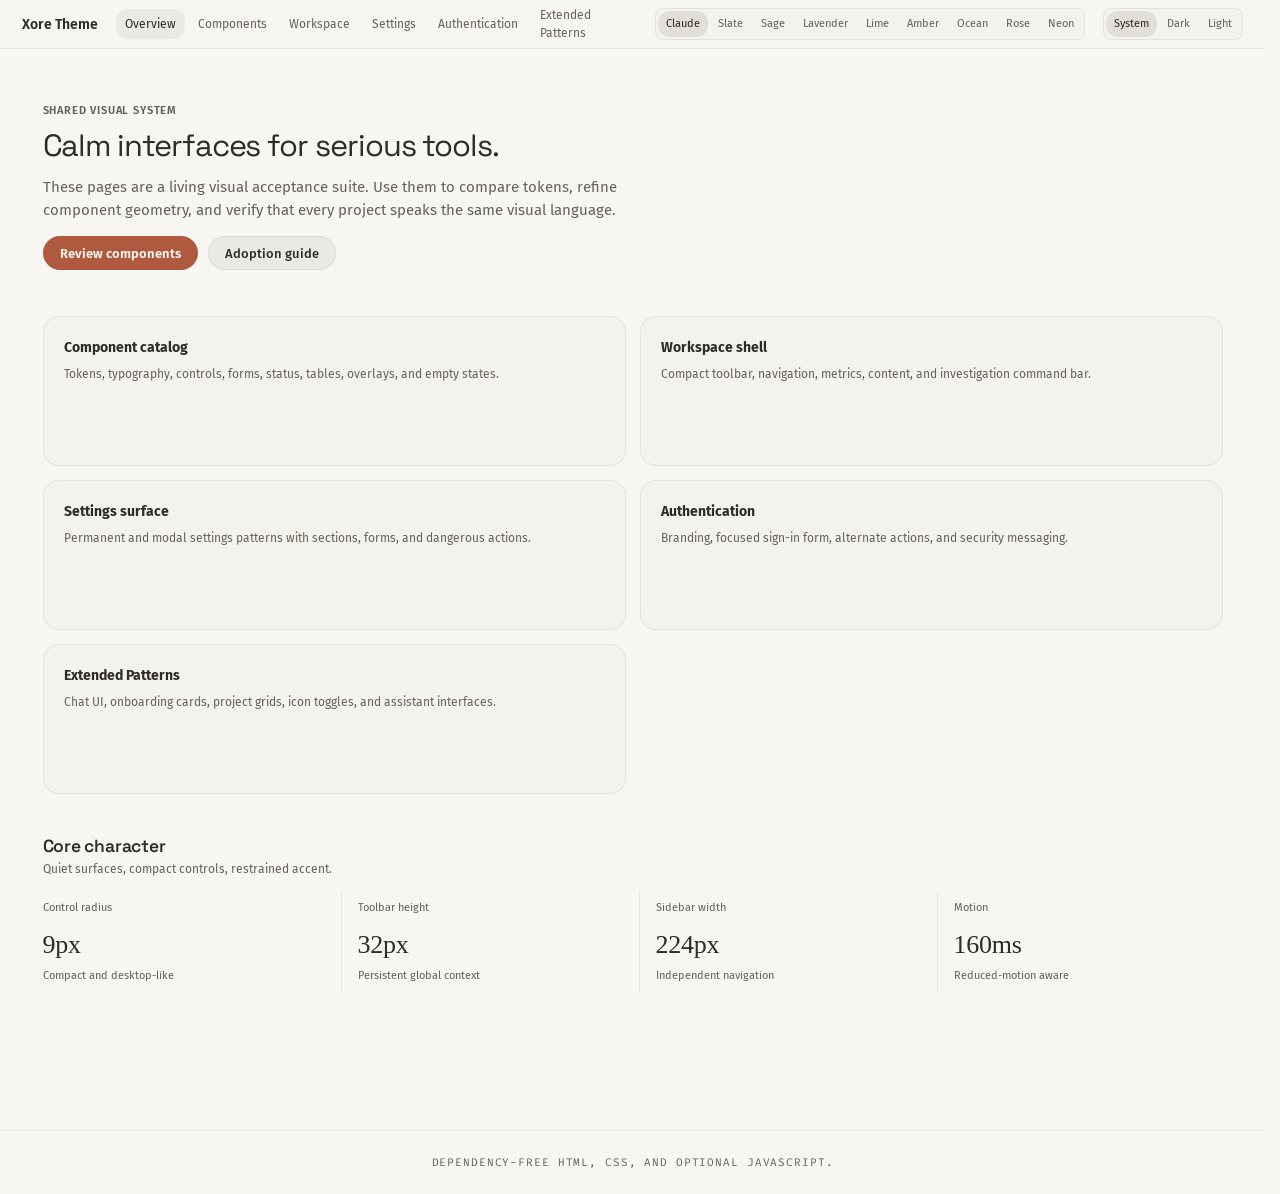
<file: examples/index.html>
<!doctype html>
<html lang="en">
<head>
  <link rel="preconnect" href="https://fonts.gstatic.com" crossorigin>
  <link rel="stylesheet" href="https://fonts.googleapis.com/css2?family=Fira+Code:wght@400;500;600;700&family=Fira+Sans:wght@400;500;600;700&family=Space+Grotesk:wght@400;500;600;700&display=swap">
  <meta charset="utf-8">
  <meta name="viewport" content="width=device-width, initial-scale=1">
  <title>Xore Theme examples</title>
  <link rel="stylesheet" href="../theme.css">
  <link rel="stylesheet" href="examples.css">
  <script src="../theme.js" defer></script>
</head>
<body class="example-site">
  <nav class="example-nav" aria-label="Example navigation">
    <a class="example-nav__brand" href="./">Xore Theme</a>
    <div class="example-nav__links">
      <a class="active" href="./">Overview</a>
      <a href="components.html">Components</a>
      <a href="workspace.html">Workspace</a>
      <a href="settings.html">Settings</a>
      <a href="auth.html">Authentication</a>
      <a href="patterns.html">Extended Patterns</a>
    </div>
    <div class="theme-picker" aria-label="Theme">
      <button data-hp-theme-value="claude" type="button">Claude</button>
      <button data-hp-theme-value="slate" type="button">Slate</button>
      <button data-hp-theme-value="sage" type="button">Sage</button>
      <button data-hp-theme-value="lavender" type="button">Lavender</button>
      <button data-hp-theme-value="lime" type="button">Lime</button>
      <button data-hp-theme-value="amber" type="button">Amber</button>
      <button data-hp-theme-value="ocean" type="button">Ocean</button>
      <button data-hp-theme-value="rose" type="button">Rose</button>
      <button data-hp-theme-value="neon" type="button">Neon</button>
    </div>
    <div class="theme-picker" aria-label="Color theme">
      <button data-theme-value="system" type="button">System</button>
      <button data-theme-value="dark" type="button">Dark</button>
      <button data-theme-value="light" type="button">Light</button>
    </div>
  </nav>

  <main class="example-main">
    <header class="example-hero">
      <div class="label-section">Shared visual system</div>
      <h1 class="heading-serif">Calm interfaces for serious tools.</h1>
      <p>
        These pages are a living visual acceptance suite. Use them to compare
        tokens, refine component geometry, and verify that every project speaks
        the same visual language.
      </p>
      <div class="showcase-row">
        <a class="btn btn-primary" href="components.html">Review components</a>
        <a class="btn btn-secondary" href="../docs/ADOPTION.md">Adoption guide</a>
      </div>
    </header>

    <section class="example-grid" aria-label="Example pages">
      <a class="example-link-card" href="components.html">
        <strong>Component catalog</strong>
        <span>Tokens, typography, controls, forms, status, tables, overlays, and empty states.</span>
      </a>
      <a class="example-link-card" href="workspace.html">
        <strong>Workspace shell</strong>
        <span>Compact toolbar, navigation, metrics, content, and investigation command bar.</span>
      </a>
      <a class="example-link-card" href="settings.html">
        <strong>Settings surface</strong>
        <span>Permanent and modal settings patterns with sections, forms, and dangerous actions.</span>
      </a>
      <a class="example-link-card" href="auth.html">
        <strong>Authentication</strong>
        <span>Branding, focused sign-in form, alternate actions, and security messaging.</span>
      </a>
      <a class="example-link-card" href="patterns.html">
        <strong>Extended Patterns</strong>
        <span>Chat UI, onboarding cards, project grids, icon toggles, and assistant interfaces.</span>
      </a>
    </section>

    <section class="example-section">
      <div class="example-section__head">
        <div>
          <h2>Core character</h2>
          <p>Quiet surfaces, compact controls, restrained accent.</p>
        </div>
      </div>
      <div class="metric-grid">
        <div class="metric">
          <div class="metric__label">Control radius</div>
          <div class="metric__value">9px</div>
          <div class="metric__trend">Compact and desktop-like</div>
        </div>
        <div class="metric">
          <div class="metric__label">Toolbar height</div>
          <div class="metric__value">32px</div>
          <div class="metric__trend">Persistent global context</div>
        </div>
        <div class="metric">
          <div class="metric__label">Sidebar width</div>
          <div class="metric__value">224px</div>
          <div class="metric__trend">Independent navigation</div>
        </div>
        <div class="metric">
          <div class="metric__label">Motion</div>
          <div class="metric__value">160ms</div>
          <div class="metric__trend">Reduced-motion aware</div>
        </div>
      </div>
    </section>
  </main>
  <footer class="example-footer">Dependency-free HTML, CSS, and optional JavaScript.</footer>
</body>
</html>
</file>
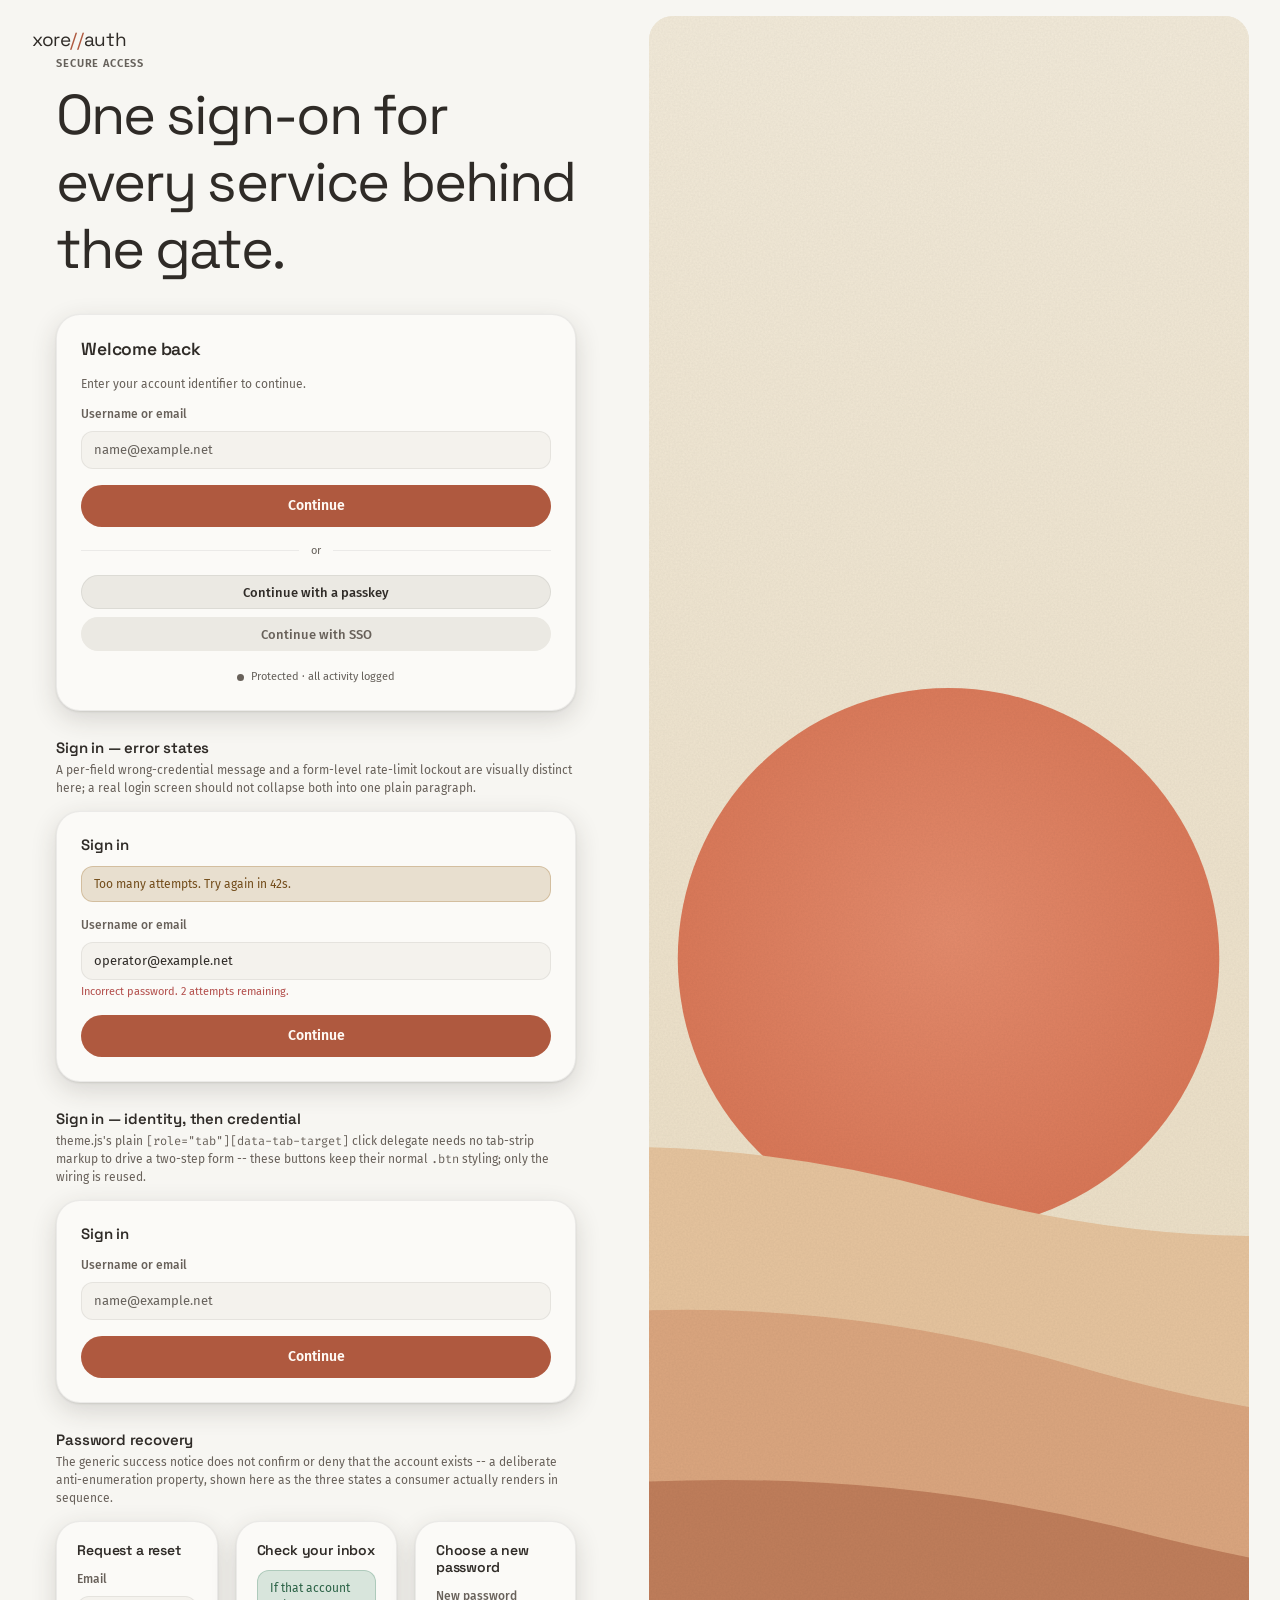
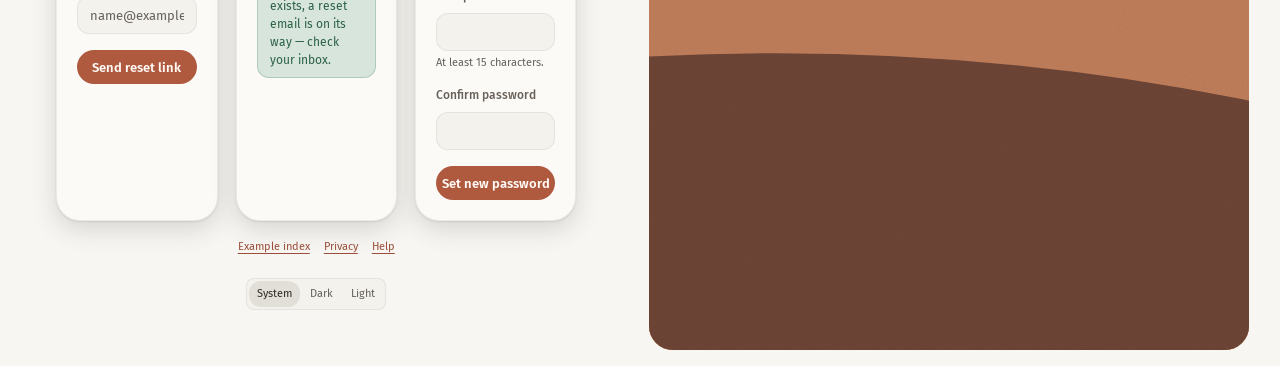
<file: examples/auth.html>
<!doctype html>
<html lang="en">
<head>
  <link rel="preconnect" href="https://fonts.gstatic.com" crossorigin>
  <link rel="stylesheet" href="https://fonts.googleapis.com/css2?family=Fira+Code:wght@400;500;600;700&family=Fira+Sans:wght@400;500;600;700&family=Space+Grotesk:wght@400;500;600;700&display=swap">
  <meta charset="utf-8">
  <meta name="viewport" content="width=device-width, initial-scale=1">
  <title>Authentication example — Xore Theme</title>
  <link rel="stylesheet" href="../theme.css">
  <link rel="stylesheet" href="examples.css">
  <script src="../theme.js" defer></script>
  <style>
    .auth-links{display:flex;justify-content:center;gap:14px;margin-top:18px;font-size:11px}
    .auth-security{display:flex;align-items:center;justify-content:center;gap:7px;margin-top:18px;color:var(--text-200);font-size:11px}
    .auth-divider{display:flex;align-items:center;gap:12px;margin:16px 0;color:var(--text-200);font-size:11px}
    .auth-divider::before,.auth-divider::after{content:"";height:1px;flex:1;background:var(--border-100)}
  </style>
</head>
<body>
  <main class="auth-split">
    <div class="auth-split__main">
      <a class="auth-split__brand" href="./">xore<span style="color:var(--accent)">//</span>auth</a>
      <div class="auth-wrap">
        <div class="auth-brand" style="text-align:left">
          <div class="label-section">Secure access</div>
          <h1 class="heading-serif">One sign-on for every service behind the gate.</h1>
        </div>

        <section class="auth-card" aria-labelledby="auth-title">
          <h2 id="auth-title">Welcome back</h2>
          <p style="font-size:12px">Enter your account identifier to continue.</p>
          <div class="form-group">
            <label class="form-label" for="auth-identity">Username or email</label>
            <input class="form-input" id="auth-identity" autocomplete="username" placeholder="name@example.net">
          </div>
          <button class="btn btn-primary btn-lg">Continue</button>
          <div class="auth-divider">or</div>
          <button class="btn btn-secondary">Continue with a passkey</button>
          <button class="btn btn-ghost" style="margin-top:8px">Continue with SSO</button>
          <div class="auth-security"><span class="status-dot text-secondary"></span>Protected · all activity logged</div>
        </section>

        <h2 style="margin:28px 0 4px;font-size:15px">Sign in — error states</h2>
        <p style="font-size:12px;color:var(--text-100);margin-bottom:14px">
          A per-field wrong-credential message and a form-level rate-limit lockout are visually
          distinct here; a real login screen should not collapse both into one plain paragraph.
        </p>
        <section class="auth-card" aria-labelledby="auth-error-title">
          <h2 id="auth-error-title" style="font-size:15px">Sign in</h2>
          <div class="alert alert--warning" style="margin-bottom:14px">Too many attempts. Try again in 42s.</div>
          <div class="form-group">
            <label class="form-label" for="auth-identity-error">Username or email</label>
            <input class="form-input" id="auth-identity-error" autocomplete="username" value="operator@example.net" aria-invalid="true">
            <div class="form-error" role="alert">Incorrect password. 2 attempts remaining.</div>
          </div>
          <button class="btn btn-primary btn-lg">Continue</button>
        </section>

        <h2 style="margin:28px 0 4px;font-size:15px">Sign in — identity, then credential</h2>
        <p style="font-size:12px;color:var(--text-100);margin-bottom:14px">
          theme.js's plain <code>[role="tab"][data-tab-target]</code> click delegate needs no
          tab-strip markup to drive a two-step form -- these buttons keep their normal
          <code>.btn</code> styling; only the wiring is reused.
        </p>
        <section class="auth-card" aria-labelledby="auth-step-title" data-tabs>
          <h2 id="auth-step-title" style="font-size:15px">Sign in</h2>
          <div data-tab-panel="step-identity">
            <div class="form-group">
              <label class="form-label" for="auth-identity-2">Username or email</label>
              <input class="form-input" id="auth-identity-2" autocomplete="username" placeholder="name@example.net">
            </div>
            <button class="btn btn-primary btn-lg" type="button" role="tab" data-tab-target="step-credential" aria-selected="false">Continue</button>
          </div>
          <div data-tab-panel="step-credential" hidden>
            <button class="btn btn-ghost" type="button" role="tab" data-tab-target="step-identity" aria-selected="false" style="margin-bottom:10px">&larr; Back</button>
            <div class="form-group">
              <label class="form-label" for="auth-password-2">Password</label>
              <input class="form-input" id="auth-password-2" type="password" autocomplete="current-password">
            </div>
            <label class="check"><input type="checkbox"> Trust this device for 30 days</label>
            <button class="btn btn-primary btn-lg" style="margin-top:10px">Sign in</button>
            <div class="auth-divider">or</div>
            <button class="btn btn-secondary">Continue with a passkey</button>
          </div>
        </section>

        <h2 style="margin:28px 0 4px;font-size:15px">Password recovery</h2>
        <p style="font-size:12px;color:var(--text-100);margin-bottom:14px">
          The generic success notice does not confirm or deny that the account exists -- a
          deliberate anti-enumeration property, shown here as the three states a consumer
          actually renders in sequence.
        </p>
        <div class="showcase-grid" style="grid-template-columns:repeat(3, minmax(0, 1fr))">
          <section class="auth-card" style="padding:20px" aria-labelledby="auth-recover-1">
            <h2 id="auth-recover-1" style="font-size:14px">Request a reset</h2>
            <div class="form-group">
              <label class="form-label" for="auth-recover-email">Email</label>
              <input class="form-input" id="auth-recover-email" type="email" placeholder="name@example.net">
            </div>
            <button class="btn btn-primary">Send reset link</button>
          </section>
          <section class="auth-card" style="padding:20px" aria-labelledby="auth-recover-2">
            <h2 id="auth-recover-2" style="font-size:14px">Check your inbox</h2>
            <div class="alert alert--success">If that account exists, a reset email is on its way — check your inbox.</div>
          </section>
          <section class="auth-card" style="padding:20px" aria-labelledby="auth-recover-3">
            <h2 id="auth-recover-3" style="font-size:14px">Choose a new password</h2>
            <div class="form-group">
              <label class="form-label" for="auth-recover-pw1">New password</label>
              <input class="form-input" id="auth-recover-pw1" type="password">
              <div class="form-help">At least 15 characters.</div>
            </div>
            <div class="form-group">
              <label class="form-label" for="auth-recover-pw2">Confirm password</label>
              <input class="form-input" id="auth-recover-pw2" type="password">
            </div>
            <button class="btn btn-primary">Set new password</button>
          </section>
        </div>

        <div class="auth-links">
          <a href="./">Example index</a>
          <a href="#">Privacy</a>
          <a href="#">Help</a>
        </div>
        <div class="theme-picker" aria-label="Color theme" style="margin:22px auto 0;display:flex;width:max-content">
          <button data-theme-value="system" type="button">System</button>
          <button data-theme-value="dark" type="button">Dark</button>
          <button data-theme-value="light" type="button">Light</button>
        </div>
      </div>
    </div>
    <div class="auth-split__aside" aria-hidden="true"><img src="assets/auth-artwork.svg" alt=""></div>
  </main>
</body>
</html>
</file>
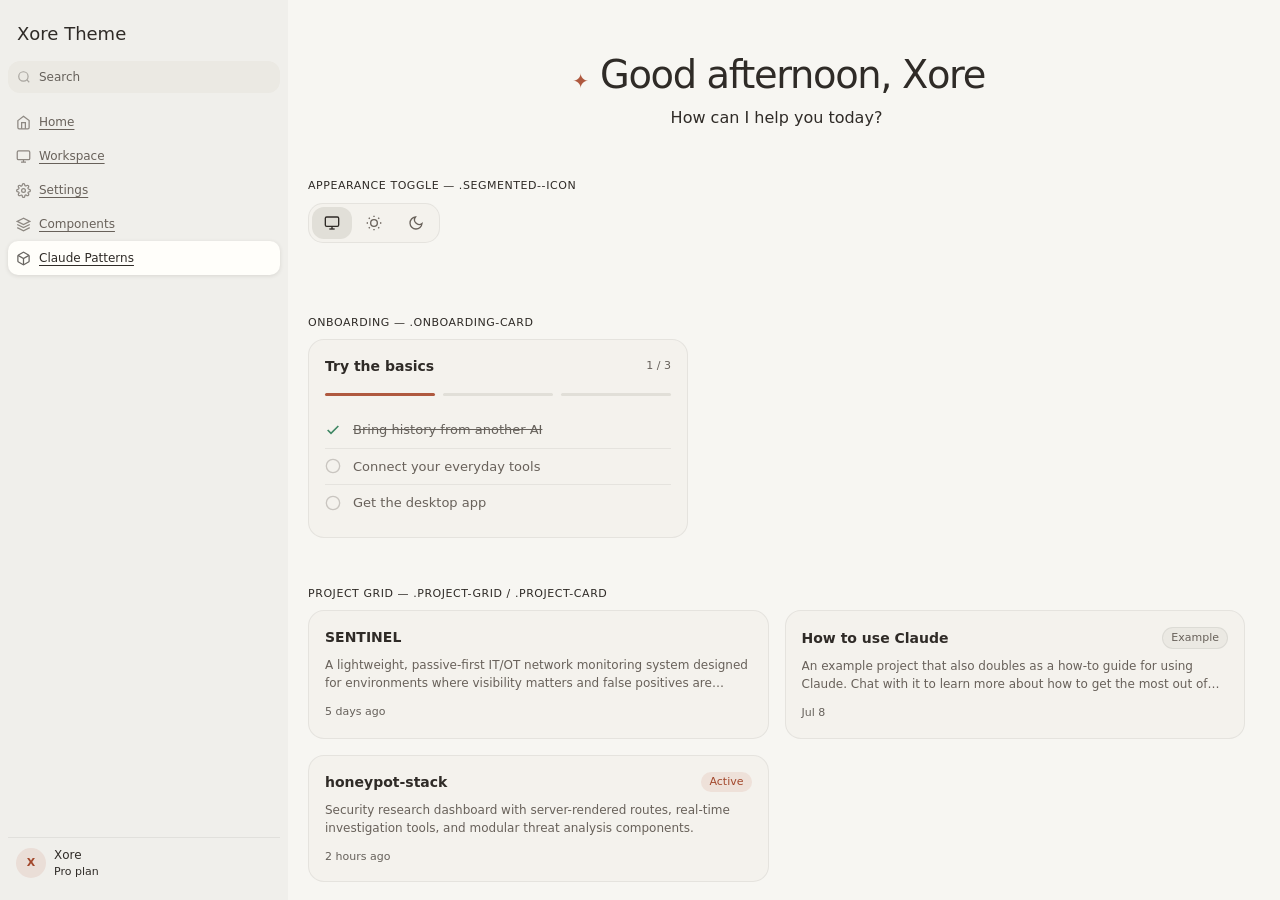
<file: examples/claude-patterns.html>
<!DOCTYPE html>
<html lang="en">
<head>
  <meta charset="UTF-8">
  <meta name="viewport" content="width=device-width, initial-scale=1.0">
  <title>Claude-Inspired Patterns — Xore Theme</title>
  <link rel="stylesheet" href="../theme.css">
  <script src="../theme.js" defer></script>
  <style>
    .demo-section { margin-bottom: 48px; }
    .demo-section h2 { margin-bottom: 18px; }
    .demo-grid { display: grid; grid-template-columns: repeat(auto-fit, minmax(280px, 1fr)); gap: 16px; }
    .demo-label { color: var(--text-muted); font-size: var(--font-size-xs); margin-bottom: 8px; text-transform: uppercase; letter-spacing: 0.05em; }
    .icon-sun, .icon-moon, .icon-monitor { display: inline-block; width: 14px; height: 14px; }
    .icon-sun::before { content: "☀"; }
    .icon-moon::before { content: "☾"; }
    .icon-monitor::before { content: "◻"; }
    .sparkle { display: inline-block; width: 24px; height: 24px; color: var(--accent); margin-right: 8px; }
    .sparkle::before { content: "✦"; font-size: 20px; }
  </style>
</head>
<body>

<div class="app-shell app-shell--wide">
  <nav class="app-sidebar">
    <div style="padding: 8px 9px 14px; font-family: var(--font-display); font-size: 18px; color: var(--text-primary);">
      Xore Theme
    </div>
    <div class="sidebar__search">
      <svg viewBox="0 0 24 24" fill="none" stroke="currentColor" stroke-width="2" style="width:14px;height:14px;flex:none;opacity:0.5;"><circle cx="11" cy="11" r="8"/><path d="m21 21-4.35-4.35"/></svg>
      <span style="font-size:var(--font-size-caption);color:var(--text-muted);">Search</span>
    </div>
    <a href="index.html" class="sidebar__item">
      <svg viewBox="0 0 24 24" fill="none" stroke="currentColor" stroke-width="2" style="width:15px;height:15px;opacity:0.72;"><path d="M3 9l9-7 9 7v11a2 2 0 0 1-2 2H5a2 2 0 0 1-2-2z"/><polyline points="9 22 9 12 15 12 15 22"/></svg>
      <span>Home</span>
    </a>
    <a href="workspace.html" class="sidebar__item">
      <svg viewBox="0 0 24 24" fill="none" stroke="currentColor" stroke-width="2" style="width:15px;height:15px;opacity:0.72;"><rect x="2" y="3" width="20" height="14" rx="2" ry="2"/><line x1="8" y1="21" x2="16" y2="21"/><line x1="12" y1="17" x2="12" y2="21"/></svg>
      <span>Workspace</span>
    </a>
    <a href="settings.html" class="sidebar__item">
      <svg viewBox="0 0 24 24" fill="none" stroke="currentColor" stroke-width="2" style="width:15px;height:15px;opacity:0.72;"><circle cx="12" cy="12" r="3"/><path d="M19.4 15a1.65 1.65 0 0 0 .33 1.82l.06.06a2 2 0 0 1 0 2.83 2 2 0 0 1-2.83 0l-.06-.06a1.65 1.65 0 0 0-1.82-.33 1.65 1.65 0 0 0-1 1.51V21a2 2 0 0 1-2 2 2 2 0 0 1-2-2v-.09A1.65 1.65 0 0 0 9 19.4a1.65 1.65 0 0 0-1.82.33l-.06.06a2 2 0 0 1-2.83 0 2 2 0 0 1 0-2.83l.06-.06A1.65 1.65 0 0 0 4.67 15a1.65 1.65 0 0 0-1.51-1H3a2 2 0 0 1-2-2 2 2 0 0 1 2-2h.09A1.65 1.65 0 0 0 4.6 9a1.65 1.65 0 0 0-.33-1.82l-.06-.06a2 2 0 0 1 0-2.83 2 2 0 0 1 2.83 0l.06.06A1.65 1.65 0 0 0 9 4.67a1.65 1.65 0 0 0 1-1.51V3a2 2 0 0 1 2-2 2 2 0 0 1 2 2v.09a1.65 1.65 0 0 0 1 1.51 1.65 1.65 0 0 0 1.82-.33l.06-.06a2 2 0 0 1 2.83 0 2 2 0 0 1 0 2.83l-.06.06a1.65 1.65 0 0 0-.33 1.82V9a1.65 1.65 0 0 0 1.51 1H21a2 2 0 0 1 2 2 2 2 0 0 1-2 2h-.09a1.65 1.65 0 0 0-1.51 1z"/></svg>
      <span>Settings</span>
    </a>
    <a href="components.html" class="sidebar__item">
      <svg viewBox="0 0 24 24" fill="none" stroke="currentColor" stroke-width="2" style="width:15px;height:15px;opacity:0.72;"><path d="M12 2L2 7l10 5 10-5-10-5z"/><path d="M2 17l10 5 10-5"/><path d="M2 12l10 5 10-5"/></svg>
      <span>Components</span>
    </a>
    <a href="claude-patterns.html" class="sidebar__item active">
      <svg viewBox="0 0 24 24" fill="none" stroke="currentColor" stroke-width="2" style="width:15px;height:15px;opacity:0.72;"><path d="M21 16V8a2 2 0 0 0-1-1.73l-7-4a2 2 0 0 0-2 0l-7 4A2 2 0 0 0 3 8v8a2 2 0 0 0 1 1.73l7 4a2 2 0 0 0 2 0l7-4A2 2 0 0 0 21 16z"/><polyline points="3.27 6.96 12 12.01 20.73 6.96"/><line x1="12" y1="22.08" x2="12" y2="12"/></svg>
      <span>Claude Patterns</span>
    </a>
    <div style="flex:1;"></div>
    <div class="sidebar__profile">
      <div class="avatar">X</div>
      <div>
        <div style="color:var(--text-primary);font-size:var(--font-size-caption);font-weight:500;">Xore</div>
        <div style="color:var(--text-muted);font-size:var(--font-size-xs);">Pro plan</div>
      </div>
    </div>
  </nav>

  <main class="app-main">
    <div class="app-content">

      <!-- Greeting -->
      <div style="text-align: center; margin-bottom: 48px; padding-top: 20px;">
        <h1 class="heading-serif" style="font-size: clamp(2rem, 3vw, 2.8rem); margin-bottom: 8px;">
          <span class="sparkle"></span>Good afternoon, Xore
        </h1>
        <p style="color: var(--text-muted); font-size: var(--font-size-lg);">How can I help you today?</p>
      </div>

      <!-- Theme Toggle (Segmented with Icons) -->
      <div class="demo-section">
        <div class="demo-label">Appearance Toggle — .segmented--icon</div>
        <div class="segmented segmented--icon" style="margin-bottom: 24px;">
          <button data-theme-value="system" aria-pressed="false" title="System">
            <svg viewBox="0 0 24 24" fill="none" stroke="currentColor" stroke-width="2"><rect x="2" y="3" width="20" height="14" rx="2"/><line x1="8" y1="21" x2="16" y2="21"/><line x1="12" y1="17" x2="12" y2="21"/></svg>
          </button>
          <button data-theme-value="light" aria-pressed="false" title="Light">
            <svg viewBox="0 0 24 24" fill="none" stroke="currentColor" stroke-width="2"><circle cx="12" cy="12" r="5"/><line x1="12" y1="1" x2="12" y2="3"/><line x1="12" y1="21" x2="12" y2="23"/><line x1="4.22" y1="4.22" x2="5.64" y2="5.64"/><line x1="18.36" y1="18.36" x2="19.78" y2="19.78"/><line x1="1" y1="12" x2="3" y2="12"/><line x1="21" y1="12" x2="23" y2="12"/><line x1="4.22" y1="19.78" x2="5.64" y2="18.36"/><line x1="18.36" y1="5.64" x2="19.78" y2="4.22"/></svg>
          </button>
          <button data-theme-value="dark" aria-pressed="false" title="Dark">
            <svg viewBox="0 0 24 24" fill="none" stroke="currentColor" stroke-width="2"><path d="M21 12.79A9 9 0 1 1 11.21 3 7 7 0 0 0 21 12.79z"/></svg>
          </button>
        </div>
      </div>

      <!-- Onboarding Card -->
      <div class="demo-section">
        <div class="demo-label">Onboarding — .onboarding-card</div>
        <div class="onboarding-card" style="max-width: 380px;">
          <div class="onboarding-card__header">
            <span class="onboarding-card__title">Try the basics</span>
            <span class="onboarding-card__count">1 / 3</span>
          </div>
          <div class="onboarding-card__progress">
            <div class="onboarding-card__step onboarding-card__step--completed"></div>
            <div class="onboarding-card__step"></div>
            <div class="onboarding-card__step"></div>
          </div>
          <ul class="onboarding-card__checklist">
            <li class="completed">
              <svg viewBox="0 0 24 24" fill="none" stroke="var(--success)" stroke-width="2.5" style="width:16px;height:16px;flex:none;"><polyline points="20 6 9 17 4 12"/></svg>
              Bring history from another AI
            </li>
            <li>
              <svg viewBox="0 0 24 24" fill="none" stroke="currentColor" stroke-width="2" style="width:16px;height:16px;flex:none;opacity:0.3;"><circle cx="12" cy="12" r="10"/></svg>
              Connect your everyday tools
            </li>
            <li>
              <svg viewBox="0 0 24 24" fill="none" stroke="currentColor" stroke-width="2" style="width:16px;height:16px;flex:none;opacity:0.3;"><circle cx="12" cy="12" r="10"/></svg>
              Get the desktop app
            </li>
          </ul>
        </div>
      </div>

      <!-- Project Cards -->
      <div class="demo-section">
        <div class="demo-label">Project Grid — .project-grid / .project-card</div>
        <div class="project-grid">
          <div class="project-card">
            <div class="project-card__header">
              <span class="project-card__title">SENTINEL</span>
            </div>
            <p class="project-card__desc">A lightweight, passive-first IT/OT network monitoring system designed for environments where visibility matters and false positives are costly.</p>
            <div class="project-card__meta">
              <span>5 days ago</span>
            </div>
          </div>
          <div class="project-card">
            <div class="project-card__header">
              <span class="project-card__title">How to use Claude</span>
              <span class="badge badge--muted project-card__badge">Example</span>
            </div>
            <p class="project-card__desc">An example project that also doubles as a how-to guide for using Claude. Chat with it to learn more about how to get the most out of chatting with Claude!</p>
            <div class="project-card__meta">
              <span>Jul 8</span>
            </div>
          </div>
          <div class="project-card">
            <div class="project-card__header">
              <span class="project-card__title">honeypot-stack</span>
              <span class="badge badge--accent project-card__badge">Active</span>
            </div>
            <p class="project-card__desc">Security research dashboard with server-rendered routes, real-time investigation tools, and modular threat analysis components.</p>
            <div class="project-card__meta">
              <span>2 hours ago</span>
            </div>
          </div>
        </div>
      </div>

      <!-- Chat Messages -->
      <div class="demo-section">
        <div class="demo-label">Chat Messages — .message</div>
        <div style="max-width: 720px; margin: 0 auto;">
          <div class="message">
            <div class="message__avatar">
              <div class="avatar" style="width:28px;height:28px;font-size:10px;">X</div>
            </div>
            <div class="message__content">
              <div class="message__meta">Xore · Just now</div>
              <div class="message__bubble">
                Can you research the Claude.ai UI and cross-reference it against our theme repository?
              </div>
            </div>
          </div>
          <div class="message message--user">
            <div class="message__avatar">
              <div class="avatar" style="width:28px;height:28px;font-size:10px;background:var(--accent);color:var(--text-on-accent);">AI</div>
            </div>
            <div class="message__content">
              <div class="message__meta">Assistant · Just now</div>
              <div class="message__bubble">
                I've analyzed Claude.ai's interface against Xore Theme. The alignment is remarkably strong — warm dark surfaces, off-white text, terracotta accents, compact geometry. Here are the key findings and proposed updates:
                <ul style="margin-top: 10px; padding-left: 18px;">
                  <li>Added spacing scale tokens (<code style="font-size:12px;">--space-xs</code> through <code style="font-size:12px;">--space-3xl</code>)</li>
                  <li>Added typography scale tokens (<code style="font-size:12px;">--font-size-xs</code> through <code style="font-size:12px;">--font-size-xl</code>)</li>
                  <li>Added wide sidebar variant (<code style="font-size:12px;">--sidebar-width-wide: 288px</code>)</li>
                  <li>Added onboarding card, project card, and chat message components</li>
                </ul>
              </div>
            </div>
          </div>
        </div>
      </div>

      <!-- Command Bar -->
      <div class="demo-section">
        <div class="demo-label">Command Bar — .command-bar</div>
        <div style="position: relative; height: 80px; margin-bottom: 24px;">
          <div class="command-bar" style="position: absolute; left: 0; right: 0; bottom: 0;">
            <div style="display: flex; align-items: center; gap: 10px; padding: 4px 8px;">
              <svg viewBox="0 0 24 24" fill="none" stroke="currentColor" stroke-width="2" style="width:18px;height:18px;opacity:0.5;flex:none;"><circle cx="12" cy="12" r="10"/><line x1="12" y1="8" x2="12" y2="16"/><line x1="8" y1="12" x2="16" y2="12"/></svg>
              <input type="text" placeholder="Write your prompt..." class="form-input" style="border:0;background:transparent;box-shadow:none;font-size:15px;">
              <div style="display:flex;align-items:center;gap:8px;margin-left:auto;">
                <span class="badge" style="font-size:10px;">Opus 4.8</span>
                <button class="btn btn-icon" style="width:32px;height:32px;">
                  <svg viewBox="0 0 24 24" fill="none" stroke="currentColor" stroke-width="2" style="width:16px;height:16px;"><path d="M12 1a3 3 0 0 0-3 3v8a3 3 0 0 0 6 0V4a3 3 0 0 0-3-3z"/><path d="M19 10v2a7 7 0 0 1-14 0v-2"/><line x1="12" y1="19" x2="12" y2="23"/><line x1="8" y1="23" x2="16" y2="23"/></svg>
                </button>
              </div>
            </div>
          </div>
        </div>
      </div>

      <!-- Modal with Header Search -->
      <div class="demo-section">
        <div class="demo-label">Modal with Header Search — .modal__header</div>
        <button class="btn btn-secondary" data-open-dialog="demo-settings">Open Settings Modal</button>
      </div>

      <!-- Command Palette -->
      <div class="demo-section">
        <div class="demo-label">Command Palette — .modal--palette</div>
        <p style="color:var(--text-secondary);font-size:var(--font-size-caption);margin-bottom:12px;max-width:52ch;">
          A search-everything dialog, not the docked .command-bar above:
          anchored near the top of the viewport instead of centered, and
          sized to its content instead of a fixed box.
        </p>
        <button class="btn btn-secondary" data-open-dialog="demo-palette">Open Command Palette</button>
      </div>

      <!-- Chips -->
      <div class="demo-section">
        <div class="demo-label">Suggestion Chips — .chip</div>
        <div style="display: flex; flex-wrap: wrap; gap: 8px; margin-bottom: 24px;">
          <button class="chip">Analyze my codebase</button>
          <button class="chip">Write a blog post</button>
          <button class="chip">Debug this error</button>
          <button class="chip">Explain quantum computing</button>
        </div>
      </div>

    </div>
  </main>
</div>

<!-- Demo Settings Modal -->
<div class="modal-backdrop" data-dialog-backdrop="demo-settings" aria-hidden="true" inert></div>
<dialog id="demo-settings" class="modal" aria-labelledby="demo-settings-title">
  <div class="modal__header">
    <span class="modal__header-title" id="demo-settings-title">Settings</span>
    <div class="search-field" style="max-width: 280px;">
      <svg viewBox="0 0 24 24" fill="none" stroke="currentColor" stroke-width="2" style="width:14px;height:14px;flex:none;opacity:0.5;"><circle cx="11" cy="11" r="8"/><path d="m21 21-4.35-4.35"/></svg>
      <input type="text" placeholder="Search settings..." style="font-size:12px;">
    </div>
    <button class="modal__close" data-close-dialog="demo-settings" aria-label="Close">✕</button>
  </div>
  <aside class="modal__sidebar">
    <div class="sidebar__section-label">Settings</div>
    <button class="sidebar__item active">General</button>
    <button class="sidebar__item">Account</button>
    <button class="sidebar__item">Privacy</button>
    <button class="sidebar__item">Billing</button>
    <div class="sidebar__section-label" style="margin-top:12px;">Customize</div>
    <button class="sidebar__item">Skills</button>
    <button class="sidebar__item">Connectors</button>
    <button class="sidebar__item">Plugins</button>
  </aside>
  <main class="modal__content">
    <h2 style="margin-bottom: 18px;">Profile</h2>
    <div class="settings-grid">
      <div class="settings-field">
        <label class="form-label">Full name</label>
        <input type="text" class="form-input" value="Xore">
      </div>
      <div class="settings-field">
        <label class="form-label">Display name</label>
        <input type="text" class="form-input" value="Xore">
      </div>
    </div>
    <div style="margin-top: 24px;">
      <label class="form-label">Instructions</label>
      <textarea class="form-input" placeholder="e.g. Keep explanations brief and to the point" style="min-height: 120px;"></textarea>
    </div>
    <div style="margin-top: 24px;">
      <label class="form-label">Appearance</label>
      <div class="segmented segmented--icon">
        <button title="System"><svg viewBox="0 0 24 24" fill="none" stroke="currentColor" stroke-width="2" style="width:16px;height:16px;"><rect x="2" y="3" width="20" height="14" rx="2"/><line x1="8" y1="21" x2="16" y2="21"/><line x1="12" y1="17" x2="12" y2="21"/></svg></button>
        <button title="Light"><svg viewBox="0 0 24 24" fill="none" stroke="currentColor" stroke-width="2" style="width:16px;height:16px;"><circle cx="12" cy="12" r="5"/><line x1="12" y1="1" x2="12" y2="3"/><line x1="12" y1="21" x2="12" y2="23"/><line x1="4.22" y1="4.22" x2="5.64" y2="5.64"/><line x1="18.36" y1="18.36" x2="19.78" y2="19.78"/><line x1="1" y1="12" x2="3" y2="12"/><line x1="21" y1="12" x2="23" y2="12"/><line x1="4.22" y1="19.78" x2="5.64" y2="18.36"/><line x1="18.36" y1="5.64" x2="19.78" y2="4.22"/></svg></button>
        <button title="Dark"><svg viewBox="0 0 24 24" fill="none" stroke="currentColor" stroke-width="2" style="width:16px;height:16px;"><path d="M21 12.79A9 9 0 1 1 11.21 3 7 7 0 0 0 21 12.79z"/></svg></button>
      </div>
    </div>
  </main>
</dialog>

<!-- Demo Command Palette -->
<div class="modal-backdrop" data-dialog-backdrop="demo-palette" aria-hidden="true" inert></div>
<dialog id="demo-palette" class="modal modal--palette" aria-label="Search">
  <div class="command-palette__field">
    <svg viewBox="0 0 24 24" fill="none" stroke="currentColor" stroke-width="2"><circle cx="11" cy="11" r="8"/><path d="m21 21-4.35-4.35"/></svg>
    <input type="text" placeholder="Search chats and projects">
    <button class="modal__close" data-close-dialog="demo-palette" aria-label="Close">✕</button>
  </div>
  <div class="command-palette__results" role="listbox">
    <button class="command-palette__row active" role="option" aria-selected="true">
      <svg viewBox="0 0 24 24" fill="none" stroke="currentColor" stroke-width="2"><polyline points="16 18 22 12 16 6"/><polyline points="8 6 2 12 8 18"/></svg>
      <span class="command-palette__row-title">FreeRADIUS client certificate WiFi auth</span>
      <span class="command-palette__row-meta">Enter</span>
    </button>
    <button class="command-palette__row" role="option">
      <svg viewBox="0 0 24 24" fill="none" stroke="currentColor" stroke-width="2"><polyline points="16 18 22 12 16 6"/><polyline points="8 6 2 12 8 18"/></svg>
      <span class="command-palette__row-title">CGNAT Docker examples and advanced applications</span>
      <span class="command-palette__row-meta">Past week</span>
    </button>
    <button class="command-palette__row" role="option">
      <svg viewBox="0 0 24 24" fill="none" stroke="currentColor" stroke-width="2"><path d="M20 7h-9"/><path d="M14 17H5"/><circle cx="17" cy="17" r="3"/><circle cx="7" cy="7" r="3"/></svg>
      <span class="command-palette__row-title">SENTINEL</span>
      <span class="command-palette__row-meta">Xore</span>
    </button>
  </div>
</dialog>

</body>
</html>
</file>
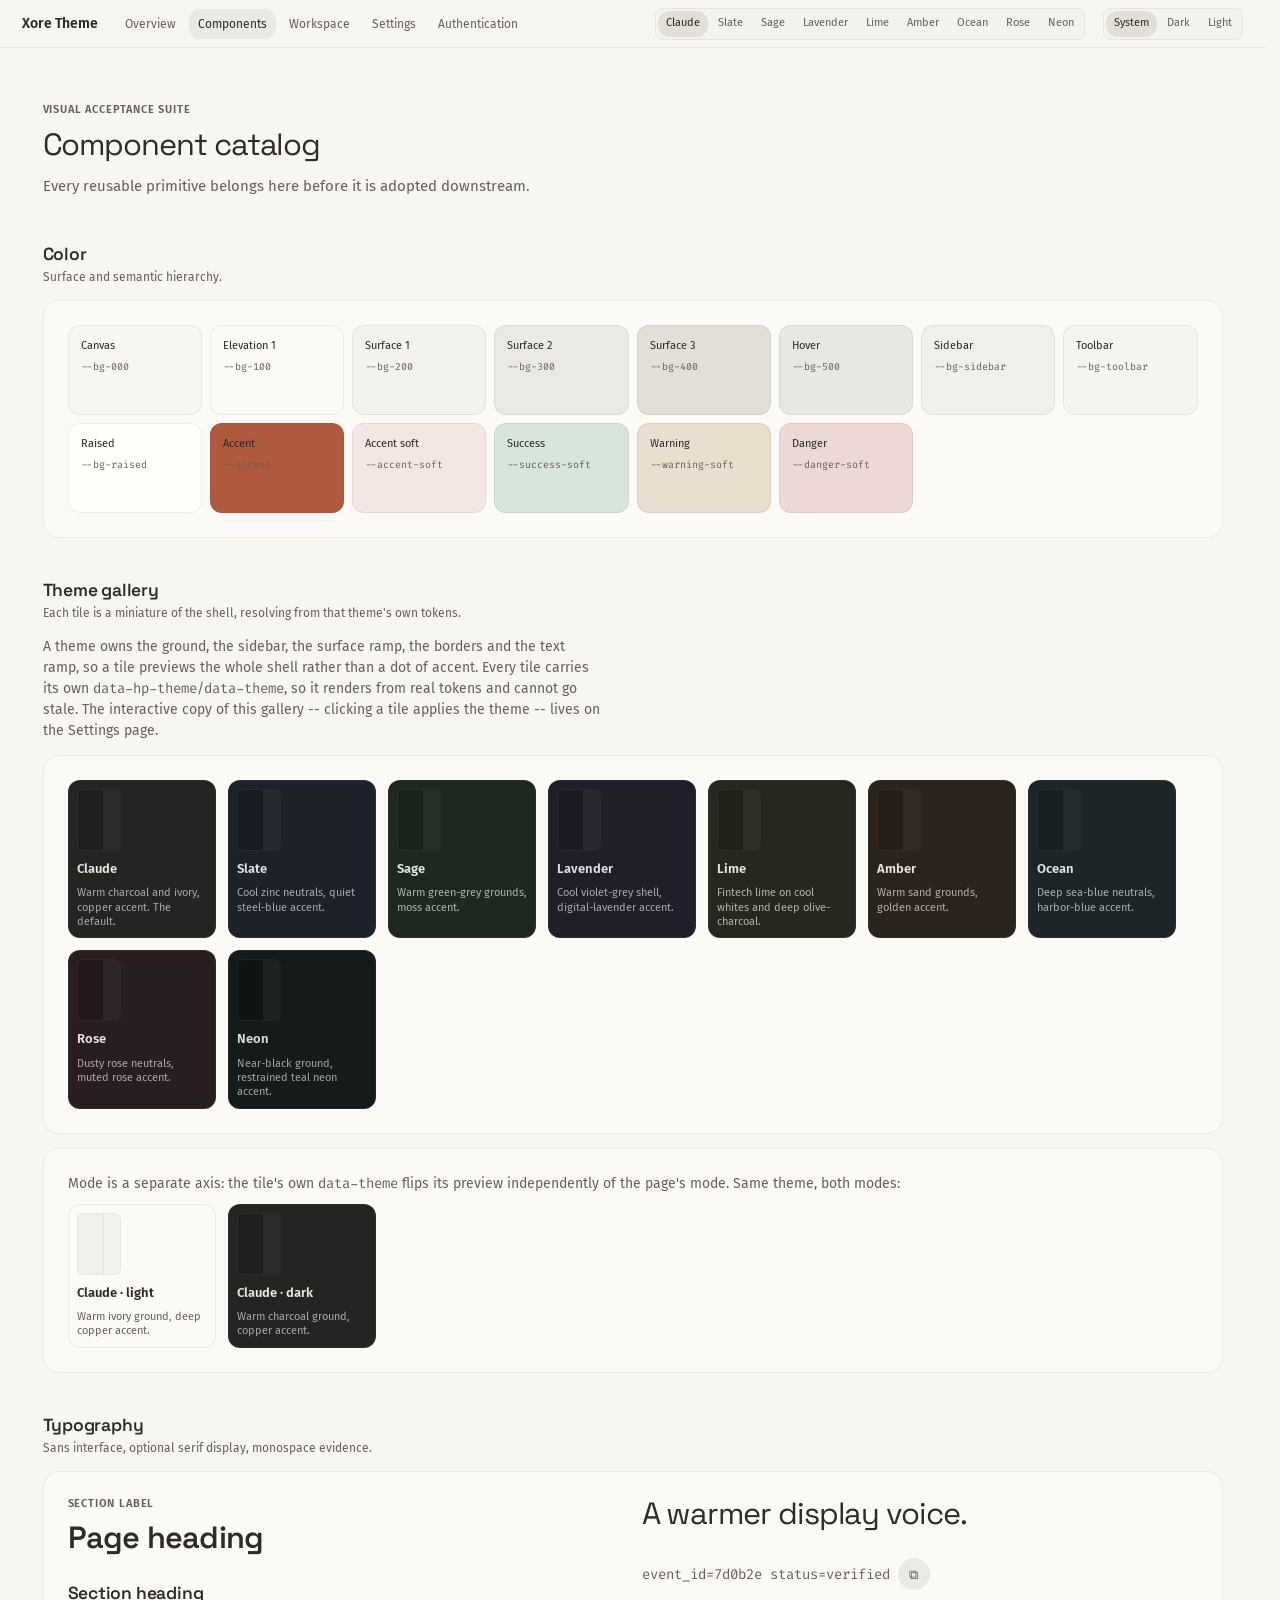
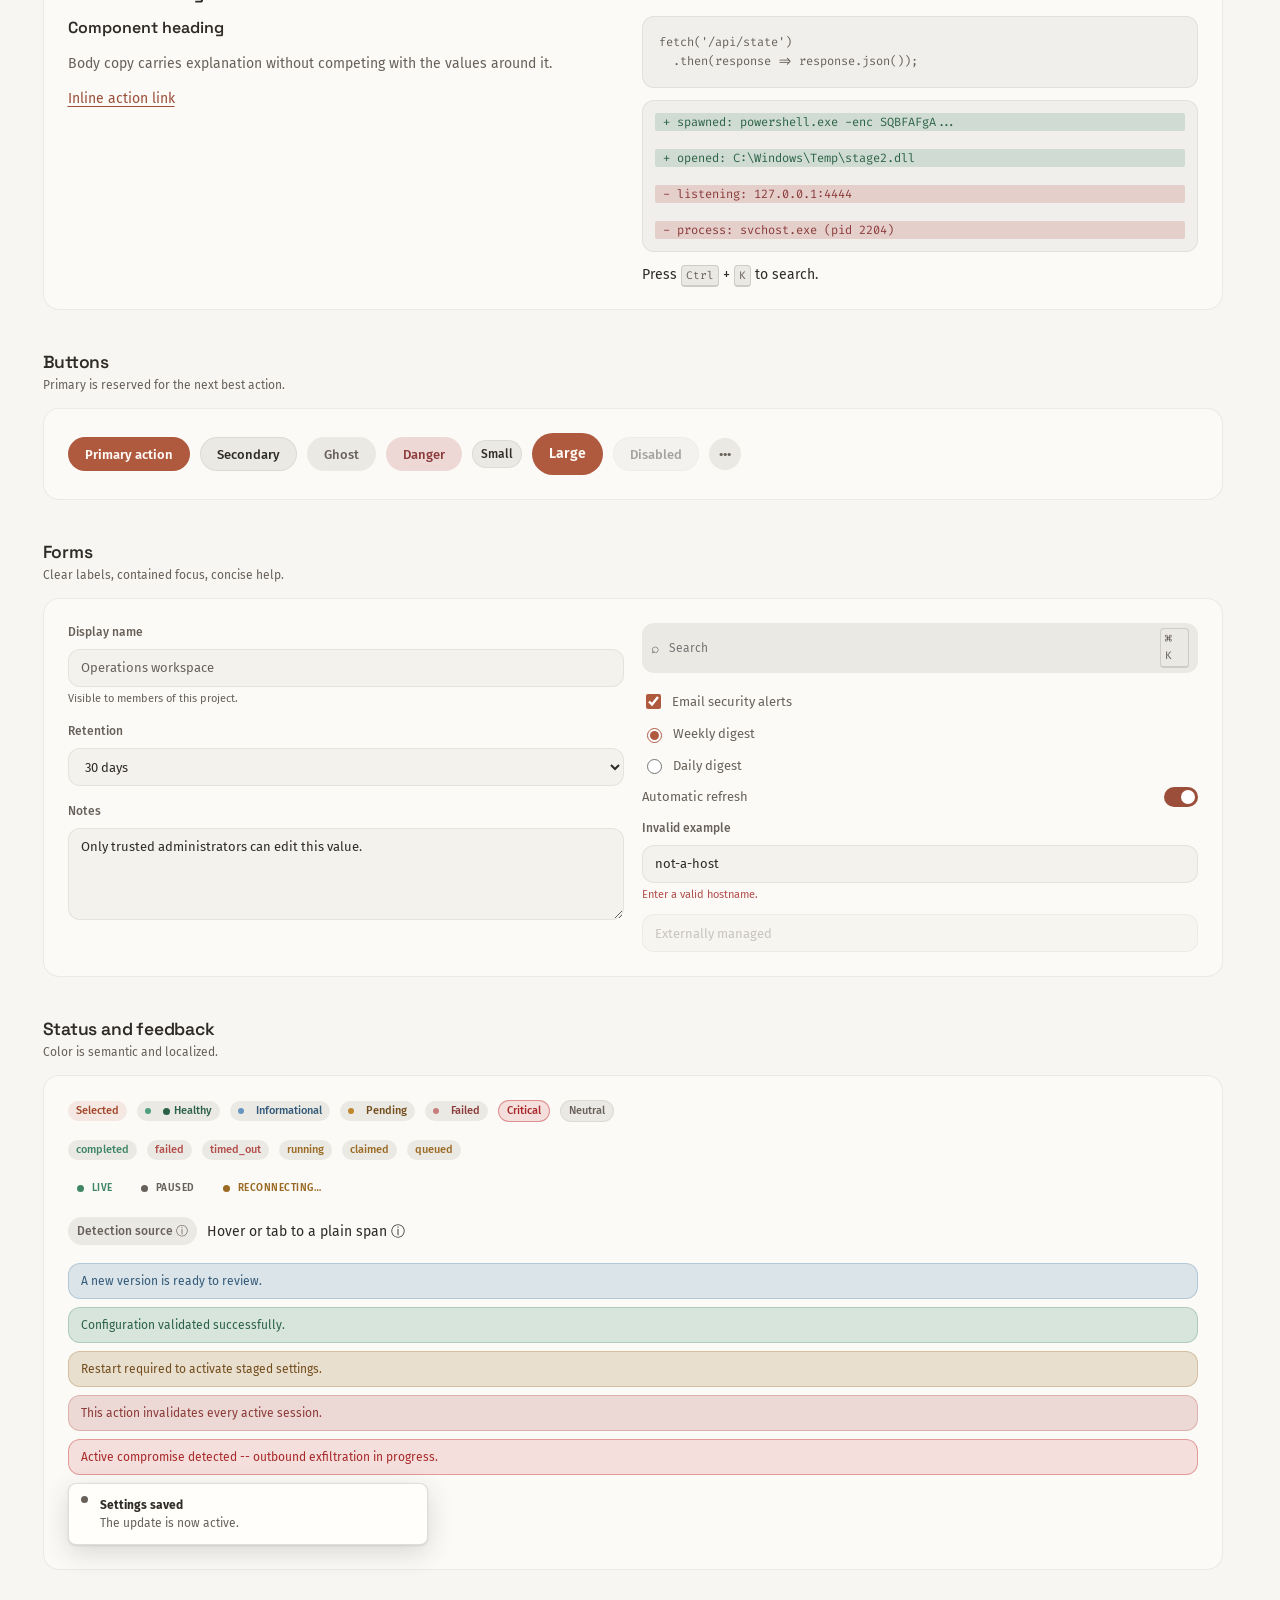
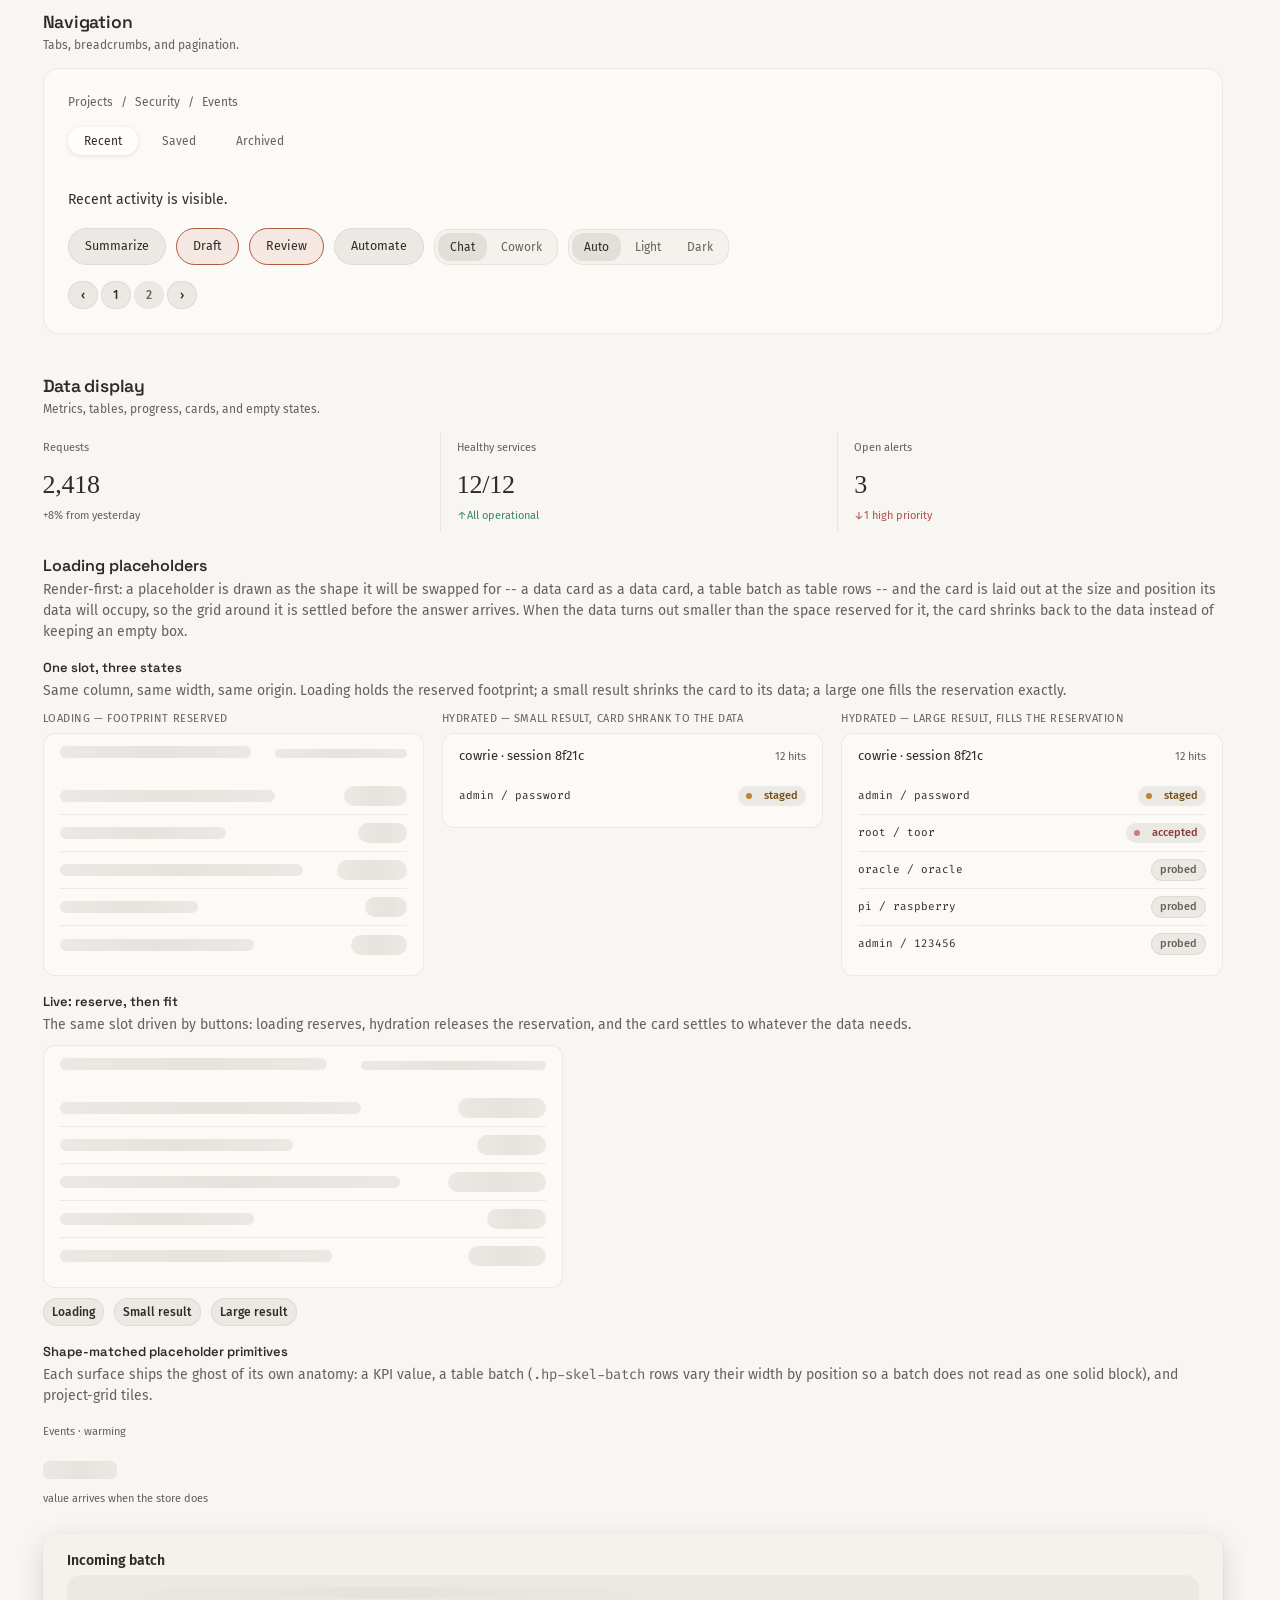
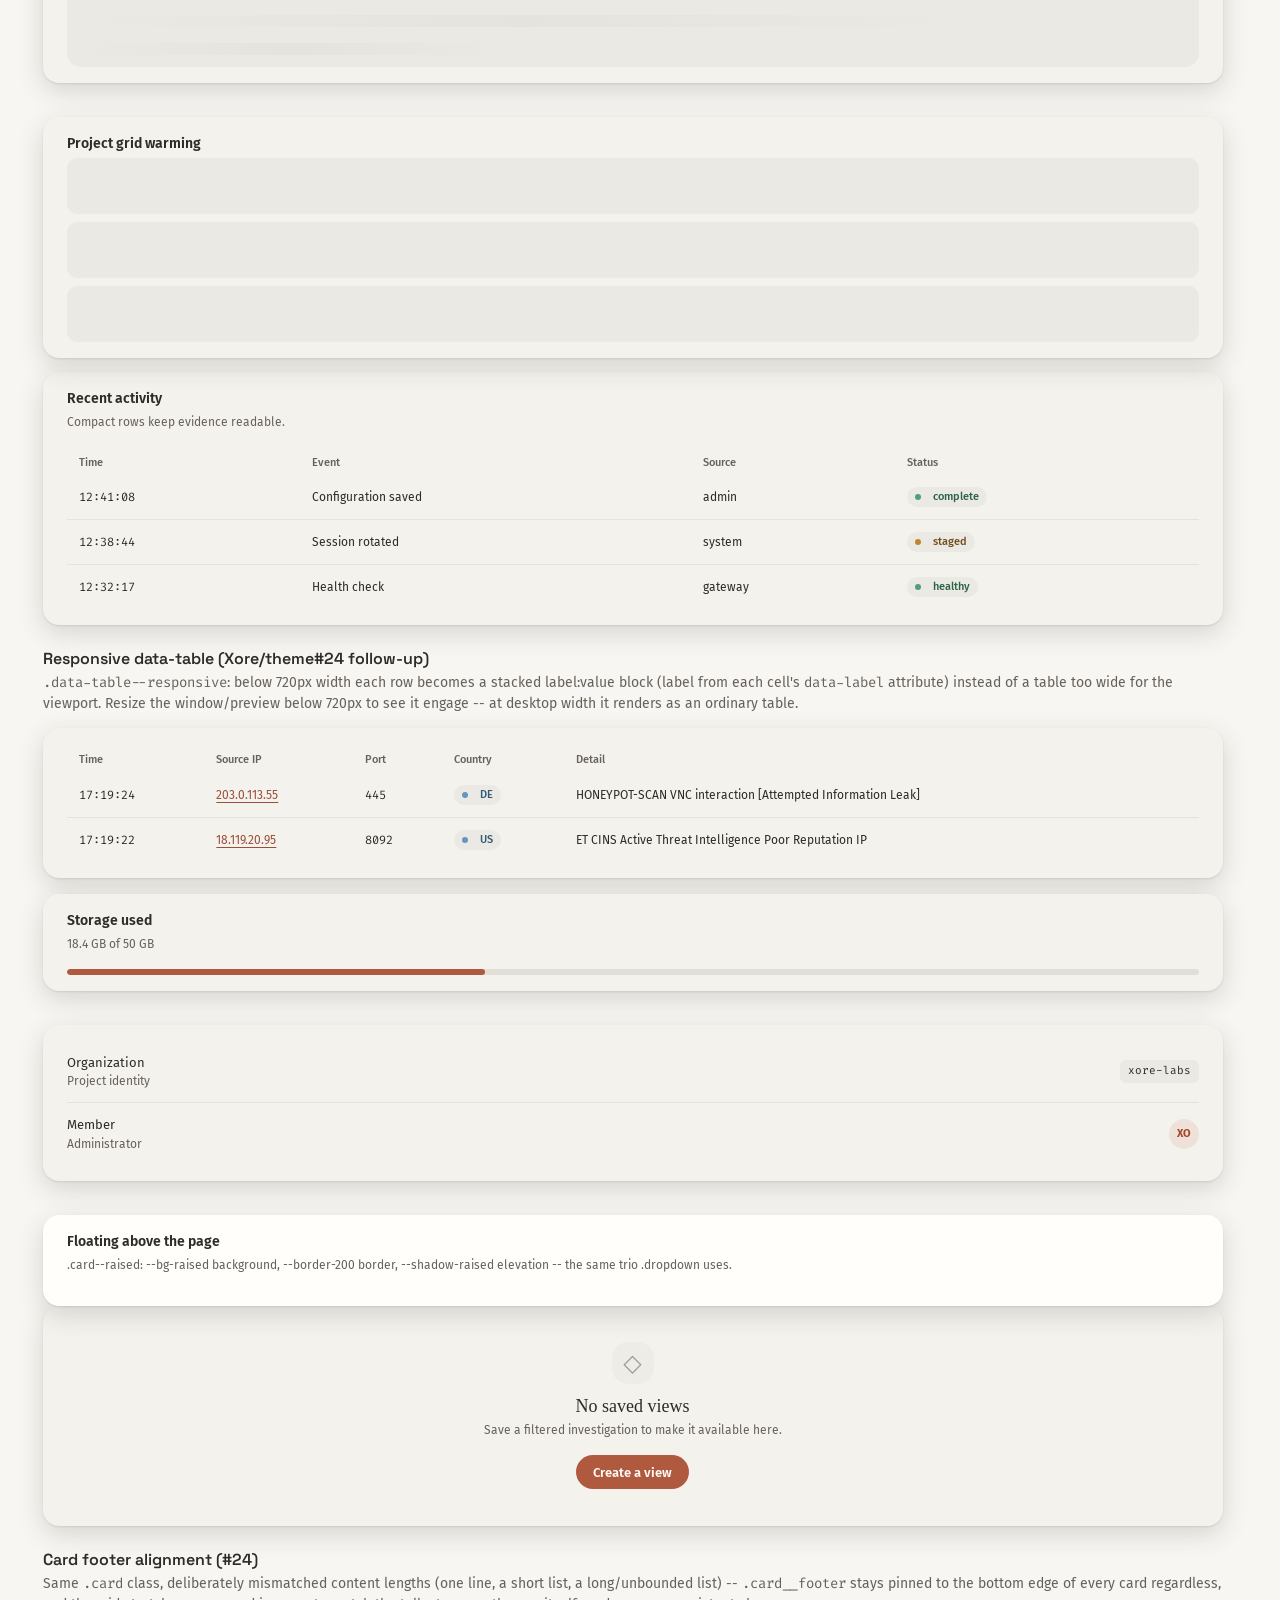
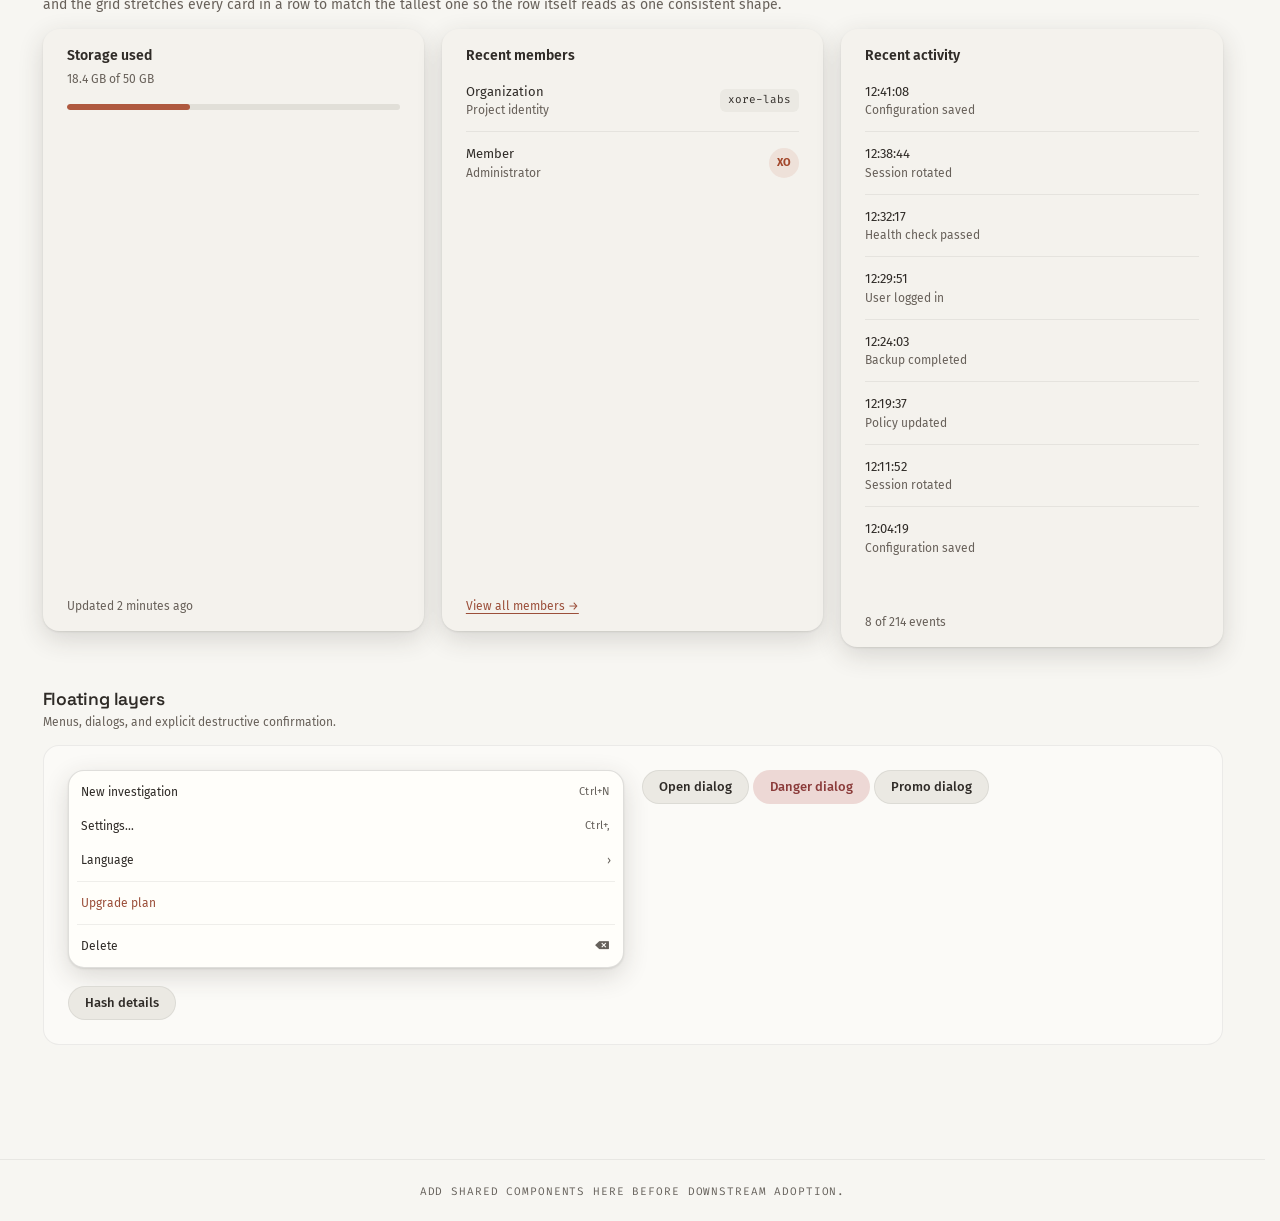
<file: examples/components.html>
<!doctype html>
<html lang="en">
<head>
  <link rel="preconnect" href="https://fonts.gstatic.com" crossorigin>
  <link rel="stylesheet" href="https://fonts.googleapis.com/css2?family=Fira+Code:wght@400;500;600;700&family=Fira+Sans:wght@400;500;600;700&family=Space+Grotesk:wght@400;500;600;700&display=swap">
  <meta charset="utf-8">
  <meta name="viewport" content="width=device-width, initial-scale=1">
  <title>Component catalog — Xore Theme</title>
  <link rel="stylesheet" href="../theme.css">
  <link rel="stylesheet" href="examples.css">
  <script src="../theme.js" defer></script>
  <style>
    /* Loading-placeholder doctrine rig. The reservation is structural, not
       a magic height: the loading phase renders the same header/row
       anatomy the hydrated phases render, with ghost bars in place of
       data, so the card's size and position are settled by markup. A
       smaller-than-reserved result then simply collapses the card to its
       content -- nothing to unwind. */
    .sk-slot-label {
      margin-bottom: 6px;
      color: var(--text-200);
      font-size: 11px;
      text-transform: uppercase;
      letter-spacing: 0.05em;
    }
    .sk-data-row {
      display: flex;
      align-items: center;
      justify-content: space-between;
      gap: var(--space-md);
      height: 37px; /* one row's box, pinned (border-box): the tallest thing a row carries is a ~20px badge, so ghost and hydrated rows are pixel-identical and hydration moves not one pixel */
      padding: var(--space-sm) 0;
      border-bottom: 1px solid var(--border-100);
      font-size: var(--font-size-xs);
    }
    .sk-data-row:last-child { border-bottom: 0; }
    .sk-data-row .skeleton-line { margin-bottom: 0; }
    .sk-ghost-badge { width: 64px; height: 20px; border-radius: var(--radius-pill); } /* the ghost draws the pill too, not just the text bar */
  </style>
</head>
<body class="example-site">
  <nav class="example-nav" aria-label="Example navigation">
    <a class="example-nav__brand" href="./">Xore Theme</a>
    <div class="example-nav__links">
      <a href="./">Overview</a>
      <a class="active" href="components.html">Components</a>
      <a href="workspace.html">Workspace</a>
      <a href="settings.html">Settings</a>
      <a href="auth.html">Authentication</a>
    </div>
    <div class="theme-picker" aria-label="Theme">
      <button data-hp-theme-value="claude" type="button">Claude</button>
      <button data-hp-theme-value="slate" type="button">Slate</button>
      <button data-hp-theme-value="sage" type="button">Sage</button>
      <button data-hp-theme-value="lavender" type="button">Lavender</button>
      <button data-hp-theme-value="lime" type="button">Lime</button>
      <button data-hp-theme-value="amber" type="button">Amber</button>
      <button data-hp-theme-value="ocean" type="button">Ocean</button>
      <button data-hp-theme-value="rose" type="button">Rose</button>
      <button data-hp-theme-value="neon" type="button">Neon</button>
    </div>
    <div class="theme-picker" aria-label="Color theme">
      <button data-theme-value="system" type="button">System</button>
      <button data-theme-value="dark" type="button">Dark</button>
      <button data-theme-value="light" type="button">Light</button>
    </div>
  </nav>

  <main class="example-main">
    <header class="example-hero">
      <div class="label-section">Visual acceptance suite</div>
      <h1 class="heading-serif">Component catalog</h1>
      <p>Every reusable primitive belongs here before it is adopted downstream.</p>
    </header>

    <section class="example-section" id="color">
      <div class="example-section__head"><div><h2>Color</h2><p>Surface and semantic hierarchy.</p></div></div>
      <div class="showcase">
        <!-- Swatches resolve from var(), not hardcoded hex, so this row
             re-renders itself under every theme and mode below. The ramp
             numbers are elevation (#97): 000 is the canvas, higher numbers
             sit further forward. -->
        <div class="swatch-grid">
          <div class="swatch" style="--swatch:var(--bg-000)">Canvas<code>--bg-000</code></div>
          <div class="swatch" style="--swatch:var(--bg-100)">Elevation 1<code>--bg-100</code></div>
          <div class="swatch" style="--swatch:var(--bg-200)">Surface 1<code>--bg-200</code></div>
          <div class="swatch" style="--swatch:var(--bg-300)">Surface 2<code>--bg-300</code></div>
          <div class="swatch" style="--swatch:var(--bg-400)">Surface 3<code>--bg-400</code></div>
          <div class="swatch" style="--swatch:var(--bg-500)">Hover<code>--bg-500</code></div>
          <div class="swatch" style="--swatch:var(--bg-sidebar)">Sidebar<code>--bg-sidebar</code></div>
          <div class="swatch" style="--swatch:var(--bg-toolbar)">Toolbar<code>--bg-toolbar</code></div>
          <div class="swatch" style="--swatch:var(--bg-raised)">Raised<code>--bg-raised</code></div>
          <div class="swatch" style="--swatch:var(--accent)">Accent<code>--accent</code></div>
          <div class="swatch" style="--swatch:var(--accent-soft)">Accent soft<code>--accent-soft</code></div>
          <div class="swatch" style="--swatch:var(--success-soft)">Success<code>--success-soft</code></div>
          <div class="swatch" style="--swatch:var(--warning-soft)">Warning<code>--warning-soft</code></div>
          <div class="swatch" style="--swatch:var(--danger-soft)">Danger<code>--danger-soft</code></div>
        </div>
      </div>
    </section>

    <section class="example-section" id="themes">
      <div class="example-section__head"><div><h2>Theme gallery</h2><p>Each tile is a miniature of the shell, resolving from that theme's own tokens.</p></div></div>
      <p class="text-secondary" style="margin-bottom:14px;max-width:70ch;">
        A theme owns the ground, the sidebar, the surface ramp, the borders
        and the text ramp, so a tile previews the whole shell rather than a
        dot of accent. Every tile carries its own
        <code>data-hp-theme</code>/<code>data-theme</code>, so it renders
        from real tokens and cannot go stale. The interactive copy of this
        gallery -- clicking a tile applies the theme -- lives on the
        Settings page.
      </p>
      <div class="showcase" style="margin-bottom:14px">
        <div class="hp-theme-gallery">
          <button class="hp-theme-tile" type="button" data-hp-theme="claude" data-theme="dark">
            <span class="hp-theme-tile__art"><span class="hp-theme-tile__sidebar"></span><span class="hp-theme-tile__body"><span class="hp-theme-tile__line hp-theme-tile__line--wide"></span><span class="hp-theme-tile__line"></span><span class="hp-theme-tile__accent"></span></span></span>
            <span class="hp-theme-tile__label">Claude</span>
            <span class="hp-theme-tile__desc">Warm charcoal and ivory, copper accent. The default.</span>
          </button>
          <button class="hp-theme-tile" type="button" data-hp-theme="slate" data-theme="dark">
            <span class="hp-theme-tile__art"><span class="hp-theme-tile__sidebar"></span><span class="hp-theme-tile__body"><span class="hp-theme-tile__line hp-theme-tile__line--wide"></span><span class="hp-theme-tile__line"></span><span class="hp-theme-tile__accent"></span></span></span>
            <span class="hp-theme-tile__label">Slate</span>
            <span class="hp-theme-tile__desc">Cool zinc neutrals, quiet steel-blue accent.</span>
          </button>
          <button class="hp-theme-tile" type="button" data-hp-theme="sage" data-theme="dark">
            <span class="hp-theme-tile__art"><span class="hp-theme-tile__sidebar"></span><span class="hp-theme-tile__body"><span class="hp-theme-tile__line hp-theme-tile__line--wide"></span><span class="hp-theme-tile__line"></span><span class="hp-theme-tile__accent"></span></span></span>
            <span class="hp-theme-tile__label">Sage</span>
            <span class="hp-theme-tile__desc">Warm green-grey grounds, moss accent.</span>
          </button>
          <button class="hp-theme-tile" type="button" data-hp-theme="lavender" data-theme="dark">
            <span class="hp-theme-tile__art"><span class="hp-theme-tile__sidebar"></span><span class="hp-theme-tile__body"><span class="hp-theme-tile__line hp-theme-tile__line--wide"></span><span class="hp-theme-tile__line"></span><span class="hp-theme-tile__accent"></span></span></span>
            <span class="hp-theme-tile__label">Lavender</span>
            <span class="hp-theme-tile__desc">Cool violet-grey shell, digital-lavender accent.</span>
          </button>
          <button class="hp-theme-tile" type="button" data-hp-theme="lime" data-theme="dark">
            <span class="hp-theme-tile__art"><span class="hp-theme-tile__sidebar"></span><span class="hp-theme-tile__body"><span class="hp-theme-tile__line hp-theme-tile__line--wide"></span><span class="hp-theme-tile__line"></span><span class="hp-theme-tile__accent"></span></span></span>
            <span class="hp-theme-tile__label">Lime</span>
            <span class="hp-theme-tile__desc">Fintech lime on cool whites and deep olive-charcoal.</span>
          </button>
          <button class="hp-theme-tile" type="button" data-hp-theme="amber" data-theme="dark">
            <span class="hp-theme-tile__art"><span class="hp-theme-tile__sidebar"></span><span class="hp-theme-tile__body"><span class="hp-theme-tile__line hp-theme-tile__line--wide"></span><span class="hp-theme-tile__line"></span><span class="hp-theme-tile__accent"></span></span></span>
            <span class="hp-theme-tile__label">Amber</span>
            <span class="hp-theme-tile__desc">Warm sand grounds, golden accent.</span>
          </button>
          <button class="hp-theme-tile" type="button" data-hp-theme="ocean" data-theme="dark">
            <span class="hp-theme-tile__art"><span class="hp-theme-tile__sidebar"></span><span class="hp-theme-tile__body"><span class="hp-theme-tile__line hp-theme-tile__line--wide"></span><span class="hp-theme-tile__line"></span><span class="hp-theme-tile__accent"></span></span></span>
            <span class="hp-theme-tile__label">Ocean</span>
            <span class="hp-theme-tile__desc">Deep sea-blue neutrals, harbor-blue accent.</span>
          </button>
          <button class="hp-theme-tile" type="button" data-hp-theme="rose" data-theme="dark">
            <span class="hp-theme-tile__art"><span class="hp-theme-tile__sidebar"></span><span class="hp-theme-tile__body"><span class="hp-theme-tile__line hp-theme-tile__line--wide"></span><span class="hp-theme-tile__line"></span><span class="hp-theme-tile__accent"></span></span></span>
            <span class="hp-theme-tile__label">Rose</span>
            <span class="hp-theme-tile__desc">Dusty rose neutrals, muted rose accent.</span>
          </button>
          <button class="hp-theme-tile" type="button" data-hp-theme="neon" data-theme="dark">
            <span class="hp-theme-tile__art"><span class="hp-theme-tile__sidebar"></span><span class="hp-theme-tile__body"><span class="hp-theme-tile__line hp-theme-tile__line--wide"></span><span class="hp-theme-tile__line"></span><span class="hp-theme-tile__accent"></span></span></span>
            <span class="hp-theme-tile__label">Neon</span>
            <span class="hp-theme-tile__desc">Near-black ground, restrained teal neon accent.</span>
          </button>
        </div>
      </div>
      <div class="showcase">
        <p class="text-secondary" style="margin-bottom:10px;">
          Mode is a separate axis: the tile's own <code>data-theme</code>
          flips its preview independently of the page's mode. Same theme,
          both modes:
        </p>
        <div class="hp-theme-gallery">
          <button class="hp-theme-tile" type="button" data-hp-theme="claude" data-theme="light">
            <span class="hp-theme-tile__art"><span class="hp-theme-tile__sidebar"></span><span class="hp-theme-tile__body"><span class="hp-theme-tile__line hp-theme-tile__line--wide"></span><span class="hp-theme-tile__line"></span><span class="hp-theme-tile__accent"></span></span></span>
            <span class="hp-theme-tile__label">Claude · light</span>
            <span class="hp-theme-tile__desc">Warm ivory ground, deep copper accent.</span>
          </button>
          <button class="hp-theme-tile" type="button" data-hp-theme="claude" data-theme="dark">
            <span class="hp-theme-tile__art"><span class="hp-theme-tile__sidebar"></span><span class="hp-theme-tile__body"><span class="hp-theme-tile__line hp-theme-tile__line--wide"></span><span class="hp-theme-tile__line"></span><span class="hp-theme-tile__accent"></span></span></span>
            <span class="hp-theme-tile__label">Claude · dark</span>
            <span class="hp-theme-tile__desc">Warm charcoal ground, copper accent.</span>
          </button>
        </div>
      </div>
    </section>

    <section class="example-section" id="type">
      <div class="example-section__head"><div><h2>Typography</h2><p>Sans interface, optional serif display, monospace evidence.</p></div></div>
      <div class="showcase showcase-grid">
        <div>
          <div class="label-section">Section label</div>
          <h1>Page heading</h1>
          <h2>Section heading</h2>
          <h3>Component heading</h3>
          <p>Body copy carries explanation without competing with the values around it.</p>
          <a href="#">Inline action link</a>
        </div>
        <div>
          <h1 class="heading-serif">A warmer display voice.</h1>
          <p class="mono copy-field">event_id=7d0b2e status=verified
            <button class="btn btn-ghost btn-icon" type="button" data-copy="event_id=7d0b2e status=verified" aria-label="Copy event ID">⧉</button>
          </p>
          <pre><code>fetch('/api/state')
  .then(response =&gt; response.json());</code></pre>
          <pre class="code" style="margin-top:10px"><span class="diff-line diff-line--add">+ spawned: powershell.exe -enc SQBFAFgA...</span>
<span class="diff-line diff-line--add">+ opened: C:\Windows\Temp\stage2.dll</span>
<span class="diff-line diff-line--del">- listening: 127.0.0.1:4444</span>
<span class="diff-line diff-line--del">- process: svchost.exe (pid 2204)</span></pre>
          <div>Press <kbd>Ctrl</kbd> + <kbd>K</kbd> to search.</div>
        </div>
      </div>
    </section>

    <section class="example-section" id="buttons">
      <div class="example-section__head"><div><h2>Buttons</h2><p>Primary is reserved for the next best action.</p></div></div>
      <div class="showcase">
        <div class="showcase-row">
          <button class="btn btn-primary">Primary action</button>
          <button class="btn btn-secondary">Secondary</button>
          <button class="btn btn-ghost">Ghost</button>
          <button class="btn btn-danger">Danger</button>
          <button class="btn btn-secondary btn-sm">Small</button>
          <button class="btn btn-primary btn-lg">Large</button>
          <button class="btn btn-secondary" disabled>Disabled</button>
          <button class="btn btn-ghost btn-icon" aria-label="More options">•••</button>
        </div>
      </div>
    </section>

    <section class="example-section" id="forms">
      <div class="example-section__head"><div><h2>Forms</h2><p>Clear labels, contained focus, concise help.</p></div></div>
      <div class="showcase showcase-grid">
        <div>
          <div class="form-group">
            <label class="form-label" for="example-name">Display name</label>
            <input class="form-input" id="example-name" placeholder="Operations workspace">
            <div class="form-help">Visible to members of this project.</div>
          </div>
          <div class="form-group">
            <label class="form-label" for="example-select">Retention</label>
            <select class="form-input" id="example-select">
              <option>7 days</option><option selected>30 days</option><option>90 days</option>
            </select>
          </div>
          <div class="form-group">
            <label class="form-label" for="example-notes">Notes</label>
            <textarea class="form-input" id="example-notes">Only trusted administrators can edit this value.</textarea>
          </div>
        </div>
        <div>
          <div class="search-field">
            <span aria-hidden="true">⌕</span>
            <input aria-label="Search examples" placeholder="Search">
            <kbd>⌘ K</kbd>
          </div>
          <div style="display:grid;gap:12px;margin-top:18px">
            <label class="check"><input type="checkbox" checked> Email security alerts</label>
            <label class="check"><input type="radio" name="digest" checked> Weekly digest</label>
            <label class="check"><input type="radio" name="digest"> Daily digest</label>
            <label class="check" style="justify-content:space-between">Automatic refresh
              <span class="switch"><input type="checkbox" checked><span></span></span>
            </label>
            <div>
              <label class="form-label" for="invalid-field">Invalid example</label>
              <input class="form-input" id="invalid-field" value="not-a-host" aria-invalid="true">
              <div class="form-error">Enter a valid hostname.</div>
            </div>
            <input class="form-input" value="Externally managed" disabled aria-label="Disabled field">
          </div>
        </div>
      </div>
    </section>

    <section class="example-section" id="status">
      <div class="example-section__head"><div><h2>Status and feedback</h2><p>Color is semantic and localized.</p></div></div>
      <div class="showcase">
        <div class="showcase-row" style="margin-bottom:18px">
          <span class="badge badge--accent">Selected</span>
          <span class="badge badge--success"><span class="status-dot"></span>Healthy</span>
          <span class="badge badge--info">Informational</span>
          <span class="badge badge--warning">Pending</span>
          <span class="badge badge--danger">Failed</span>
          <span class="badge badge--critical">Critical</span>
          <span class="badge badge--muted">Neutral</span>
        </div>
        <div class="showcase-row" style="margin-bottom:18px">
          <span class="badge wb-state wb-state--completed">completed</span>
          <span class="badge wb-state wb-state--failed">failed</span>
          <span class="badge wb-state wb-state--timed_out">timed_out</span>
          <span class="badge wb-state wb-state--running">running</span>
          <span class="badge wb-state wb-state--claimed">claimed</span>
          <span class="badge wb-state wb-state--queued">queued</span>
        </div>
        <div class="showcase-row" style="margin-bottom:18px">
          <button class="hp-live-state" type="button" aria-pressed="false" title="Dashboard refresh is active -- pause it">
            <span class="status-dot"></span><span>Live</span>
          </button>
          <button class="hp-live-state hp-live-state--paused" type="button" aria-pressed="true" title="Dashboard refresh is paused -- resume it">
            <span class="status-dot"></span><span>Paused</span>
          </button>
          <button class="hp-live-state hp-live-state--stalled" type="button" aria-pressed="false" title="Live connection lost -- retrying">
            <span class="status-dot"></span><span>Reconnecting&hellip;</span>
          </button>
        </div>
        <div class="showcase-row" style="margin-bottom:18px">
          <button class="btn btn-ghost btn-sm" type="button" data-tip="Detected by the honeypot's built-in Suricata ruleset">Detection source ⓘ</button>
          <span tabindex="0" data-tip="Focusable via keyboard since this element isn't natively interactive">Hover or tab to a plain span ⓘ</span>
        </div>
        <div style="display:grid;gap:8px">
          <div class="alert alert--info">A new version is ready to review.</div>
          <div class="alert alert--success">Configuration validated successfully.</div>
          <div class="alert alert--warning">Restart required to activate staged settings.</div>
          <div class="alert alert--danger">This action invalidates every active session.</div>
          <div class="alert alert--critical">Active compromise detected -- outbound exfiltration in progress.</div>
          <div class="toast"><span class="status-dot text-secondary"></span><div><strong>Settings saved</strong><br><span class="text-muted">The update is now active.</span></div></div>
        </div>
      </div>
    </section>

    <section class="example-section" id="navigation">
      <div class="example-section__head"><div><h2>Navigation</h2><p>Tabs, breadcrumbs, and pagination.</p></div></div>
      <div class="showcase" data-tabs>
        <div class="breadcrumb" style="margin-bottom:16px"><a href="#">Projects</a><span>/</span><a href="#">Security</a><span>/</span><span>Events</span></div>
        <div class="tabs" role="tablist">
          <button class="tab active" role="tab" aria-selected="true" data-tab-target="recent">Recent</button>
          <button class="tab" role="tab" aria-selected="false" data-tab-target="saved">Saved</button>
          <button class="tab" role="tab" aria-selected="false" data-tab-target="archived">Archived</button>
        </div>
        <div data-tab-panel="recent" style="padding:18px 0">Recent activity is visible.</div>
        <div data-tab-panel="saved" hidden style="padding:18px 0">Saved activity is visible.</div>
        <div data-tab-panel="archived" hidden style="padding:18px 0">Archived activity is visible.</div>
        <div class="showcase-row" style="margin-bottom:16px">
          <button class="chip">Summarize</button>
          <button class="chip" aria-pressed="true">Draft</button>
          <button class="chip is-active">Review</button>
          <button class="chip">Automate</button>
          <span class="segmented" role="group" aria-label="Mode">
            <button class="active">Chat</button><button>Cowork</button>
          </span>
          <span class="segmented" role="group" aria-label="Appearance">
            <button class="active">Auto</button><button>Light</button><button>Dark</button>
          </span>
        </div>
        <div class="pagination">
          <button class="btn btn-secondary btn-sm">‹</button>
          <button class="btn btn-secondary btn-sm">1</button>
          <button class="btn btn-ghost btn-sm">2</button>
          <button class="btn btn-secondary btn-sm">›</button>
        </div>
      </div>
    </section>

    <section class="example-section" id="data">
      <div class="example-section__head"><div><h2>Data display</h2><p>Metrics, tables, progress, cards, and empty states.</p></div></div>
      <div class="metric-grid" style="margin-bottom:14px">
        <div class="metric"><div class="metric__label">Requests</div><div class="metric__value">2,418</div><div class="metric__trend">+8% from yesterday</div></div>
        <div class="metric"><div class="metric__label">Healthy services</div><div class="metric__value">12/12</div><div class="metric__trend metric__trend--up">All operational</div></div>
        <div class="metric"><div class="metric__label">Open alerts</div><div class="metric__value">3</div><div class="metric__trend metric__trend--down">1 high priority</div></div>
      </div>

      <h3 style="margin:24px 0 4px;">Loading placeholders</h3>
      <p class="text-secondary" style="margin-bottom:14px;">
        Render-first: a placeholder is drawn as the shape it will be swapped
        for -- a data card as a data card, a table batch as table rows -- and
        the card is laid out at the size and position its data will occupy,
        so the grid around it is settled before the answer arrives. When the
        data turns out smaller than the space reserved for it, the card
        shrinks back to the data instead of keeping an empty box.
      </p>

      <h3 style="margin:18px 0 4px;font-size:13px;">One slot, three states</h3>
      <p class="text-secondary" style="margin-bottom:10px;">
        Same column, same width, same origin. Loading holds the reserved
        footprint; a small result shrinks the card to its data; a large one
        fills the reservation exactly.
      </p>
      <div class="showcase-grid" style="grid-template-columns:repeat(3, minmax(0, 1fr));margin-bottom:14px">
        <div>
          <div class="sk-slot-label">Loading &mdash; footprint reserved</div>
          <div class="hp-data-card sk-slot" data-loading>
            <div class="hp-data-card__header">
              <span class="skeleton-line" style="width:55%"></span>
              <span class="skeleton-line" style="width:38%;height:9px"></span>
            </div>
            <div class="sk-data-row"><span class="skeleton-line" style="width:62%"></span><span class="skeleton-line sk-ghost-badge" style="width:18%"></span></div>
            <div class="sk-data-row"><span class="skeleton-line" style="width:48%"></span><span class="skeleton-line sk-ghost-badge" style="width:14%"></span></div>
            <div class="sk-data-row"><span class="skeleton-line" style="width:70%"></span><span class="skeleton-line sk-ghost-badge" style="width:20%"></span></div>
            <div class="sk-data-row"><span class="skeleton-line" style="width:40%"></span><span class="skeleton-line sk-ghost-badge" style="width:12%"></span></div>
            <div class="sk-data-row"><span class="skeleton-line" style="width:56%"></span><span class="skeleton-line sk-ghost-badge" style="width:16%"></span></div>
          </div>
        </div>
        <div>
          <div class="sk-slot-label">Hydrated &mdash; small result, card shrank to the data</div>
          <div class="hp-data-card sk-slot">
            <div class="hp-data-card__header">
              <span class="hp-data-card__title">cowrie · session 8f21c</span>
              <span class="hp-data-card__meta">12 hits</span>
            </div>
            <div class="sk-data-row"><span class="mono">admin / password</span><span class="badge badge--warning">staged</span></div>
          </div>
        </div>
        <div>
          <div class="sk-slot-label">Hydrated &mdash; large result, fills the reservation</div>
          <div class="hp-data-card sk-slot">
            <div class="hp-data-card__header">
              <span class="hp-data-card__title">cowrie · session 8f21c</span>
              <span class="hp-data-card__meta">12 hits</span>
            </div>
            <div class="sk-data-row"><span class="mono">admin / password</span><span class="badge badge--warning">staged</span></div>
            <div class="sk-data-row"><span class="mono">root / toor</span><span class="badge badge--danger">accepted</span></div>
            <div class="sk-data-row"><span class="mono">oracle / oracle</span><span class="badge badge--muted">probed</span></div>
            <div class="sk-data-row"><span class="mono">pi / raspberry</span><span class="badge badge--muted">probed</span></div>
            <div class="sk-data-row"><span class="mono">admin / 123456</span><span class="badge badge--muted">probed</span></div>
          </div>
        </div>
      </div>

      <h3 style="margin:18px 0 4px;font-size:13px;">Live: reserve, then fit</h3>
      <p class="text-secondary" style="margin-bottom:10px;">
        The same slot driven by buttons: loading reserves, hydration releases
        the reservation, and the card settles to whatever the data needs.
      </p>
      <div style="max-width:520px;margin-bottom:6px">
        <div class="hp-data-card sk-slot" id="skel-live" data-loading>
          <div data-sk-phase="loading">
            <div class="hp-data-card__header">
              <span class="skeleton-line" style="width:55%"></span>
              <span class="skeleton-line" style="width:38%;height:9px"></span>
            </div>
            <div class="sk-data-row"><span class="skeleton-line" style="width:62%"></span><span class="skeleton-line sk-ghost-badge" style="width:18%"></span></div>
            <div class="sk-data-row"><span class="skeleton-line" style="width:48%"></span><span class="skeleton-line sk-ghost-badge" style="width:14%"></span></div>
            <div class="sk-data-row"><span class="skeleton-line" style="width:70%"></span><span class="skeleton-line sk-ghost-badge" style="width:20%"></span></div>
            <div class="sk-data-row"><span class="skeleton-line" style="width:40%"></span><span class="skeleton-line sk-ghost-badge" style="width:12%"></span></div>
            <div class="sk-data-row"><span class="skeleton-line" style="width:56%"></span><span class="skeleton-line sk-ghost-badge" style="width:16%"></span></div>
          </div>
          <div data-sk-phase="small" hidden>
            <div class="hp-data-card__header">
              <span class="hp-data-card__title">cowrie · session 8f21c</span>
              <span class="hp-data-card__meta">12 hits</span>
            </div>
            <div class="sk-data-row"><span class="mono">admin / password</span><span class="badge badge--warning">staged</span></div>
          </div>
          <div data-sk-phase="large" hidden>
            <div class="hp-data-card__header">
              <span class="hp-data-card__title">cowrie · session 8f21c</span>
              <span class="hp-data-card__meta">12 hits</span>
            </div>
            <div class="sk-data-row"><span class="mono">admin / password</span><span class="badge badge--warning">staged</span></div>
            <div class="sk-data-row"><span class="mono">root / toor</span><span class="badge badge--danger">accepted</span></div>
            <div class="sk-data-row"><span class="mono">oracle / oracle</span><span class="badge badge--muted">probed</span></div>
            <div class="sk-data-row"><span class="mono">pi / raspberry</span><span class="badge badge--muted">probed</span></div>
            <div class="sk-data-row"><span class="mono">admin / 123456</span><span class="badge badge--muted">probed</span></div>
          </div>
        </div>
        <div class="showcase-row" style="margin-top:10px" role="group" aria-label="Skeleton hydration states">
          <button class="btn btn-secondary btn-sm" type="button" data-sk-state="loading" aria-pressed="true">Loading</button>
          <button class="btn btn-secondary btn-sm" type="button" data-sk-state="small" aria-pressed="false">Small result</button>
          <button class="btn btn-secondary btn-sm" type="button" data-sk-state="large" aria-pressed="false">Large result</button>
        </div>
      </div>

      <h3 style="margin:18px 0 4px;font-size:13px;">Shape-matched placeholder primitives</h3>
      <p class="text-secondary" style="margin-bottom:10px;">
        Each surface ships the ghost of its own anatomy: a KPI value, a table
        batch (<code>.hp-skel-batch</code> rows vary their width by position
        so a batch does not read as one solid block), and project-grid tiles.
      </p>
      <div class="showcase-grid" style="grid-template-columns:repeat(3, minmax(0, 1fr));margin-bottom:14px">
        <div class="metric">
          <div class="metric__label">Events · warming</div>
          <div class="metric__value"><span class="skeleton-line"></span></div>
          <div class="metric__trend">value arrives when the store does</div>
        </div>
        <div class="card">
          <div class="card__title">Incoming batch</div>
          <div class="hp-skel-batch">
            <div class="skeleton-line"></div>
            <div class="skeleton-line"></div>
            <div class="skeleton-line"></div>
          </div>
        </div>
        <div class="card">
          <div class="card__title">Project grid warming</div>
          <div class="skeleton-tile"></div>
          <div class="skeleton-tile" style="margin-top:8px"></div>
          <div class="skeleton-tile" style="margin-top:8px"></div>
        </div>
      </div>

      <div class="card">
        <div class="card__title">Recent activity</div>
        <div class="card__desc">Compact rows keep evidence readable.</div>
        <div class="table-scroll">
          <table class="data-table">
            <thead><tr><th>Time</th><th>Event</th><th>Source</th><th>Status</th></tr></thead>
            <tbody>
              <tr><td class="mono">12:41:08</td><td>Configuration saved</td><td>admin</td><td><span class="badge badge--success">complete</span></td></tr>
              <tr><td class="mono">12:38:44</td><td>Session rotated</td><td>system</td><td><span class="badge badge--warning">staged</span></td></tr>
              <tr><td class="mono">12:32:17</td><td>Health check</td><td>gateway</td><td><span class="badge badge--success">healthy</span></td></tr>
            </tbody>
          </table>
        </div>
      </div>

      <h3 style="margin:24px 0 4px;">Responsive data-table (Xore/theme#24 follow-up)</h3>
      <p class="text-secondary" style="margin-bottom:14px;">
        <code>.data-table--responsive</code>: below 720px width each row becomes a stacked
        label:value block (label from each cell's <code>data-label</code> attribute) instead of
        a table too wide for the viewport. Resize the window/preview below 720px to see it
        engage -- at desktop width it renders as an ordinary table.
      </p>
      <div class="card">
        <div class="table-scroll">
          <table class="data-table data-table--responsive">
            <thead><tr><th>Time</th><th>Source IP</th><th>Port</th><th>Country</th><th>Detail</th></tr></thead>
            <tbody>
              <tr>
                <td class="mono" data-label="Time">17:19:24</td>
                <td data-label="Source IP"><a href="#">203.0.113.55</a></td>
                <td class="mono" data-label="Port">445</td>
                <td data-label="Country"><a class="badge badge--info" href="#">DE</a></td>
                <td data-label="Detail">HONEYPOT-SCAN VNC interaction [Attempted Information Leak]</td>
              </tr>
              <tr>
                <td class="mono" data-label="Time">17:19:22</td>
                <td data-label="Source IP"><a href="#">18.119.20.95</a></td>
                <td class="mono" data-label="Port">8092</td>
                <td data-label="Country"><a class="badge badge--info" href="#">US</a></td>
                <td data-label="Detail">ET CINS Active Threat Intelligence Poor Reputation IP</td>
              </tr>
            </tbody>
          </table>
        </div>
      </div>
      <div class="showcase-grid">
        <div class="card">
          <div class="card__title">Storage used</div>
          <div class="card__desc">18.4 GB of 50 GB</div>
          <div class="progress" id="progress-demo-1"><span></span></div>
          <!-- A real app generates one nonce per request, matching
               .mini-chart/.heatmap above: see docs/CSP.md. -->
          <style nonce="__CSP_NONCE__">#progress-demo-1 span { --v: 37 }</style>
        </div>
        <div class="card">
          <div class="card__row"><div><div class="card__label">Organization</div><div class="card__value">Project identity</div></div><span class="card__value--mono">xore-labs</span></div>
          <div class="card__row"><div><div class="card__label">Member</div><div class="card__value">Administrator</div></div><span class="avatar">XO</span></div>
        </div>
        <div class="card card--raised">
          <div class="card__title">Floating above the page</div>
          <div class="card__desc">.card--raised: --bg-raised background, --border-200 border, --shadow-raised elevation -- the same trio .dropdown uses.</div>
        </div>
      </div>
      <div class="card empty-state">
        <div><div class="empty-state__icon">◇</div><h3>No saved views</h3><p>Save a filtered investigation to make it available here.</p><button class="btn btn-primary">Create a view</button></div>
      </div>

      <h3 style="margin:24px 0 4px;">Card footer alignment (#24)</h3>
      <p class="text-secondary" style="margin-bottom:14px;">
        Same <code>.card</code> class, deliberately mismatched content lengths (one line,
        a short list, a long/unbounded list) -- <code>.card__footer</code> stays pinned to
        the bottom edge of every card regardless, and the grid stretches every card in a
        row to match the tallest one so the row itself reads as one consistent shape.
      </p>
      <!-- grid-column:auto overrides theme.css's own .card{grid-column:span 4}
           (meant for a wider 12-column dashboard grid elsewhere in this
           file, not this 3-column showcase grid) -- without it each card's
           span-4 exceeds this grid's 3 explicit tracks and auto-placement
           wraps every card to its own row, which trivially "stretches" to
           match itself and defeats the whole point of this demo. -->
      <div class="showcase-grid" style="grid-template-columns:repeat(3, minmax(0, 1fr));">
        <div class="card" style="grid-column:auto;">
          <div class="card__title">Storage used</div>
          <div class="card__content">
            <div class="card__desc">18.4 GB of 50 GB</div>
            <div class="progress" id="progress-demo-2"><span></span></div>
            <style nonce="__CSP_NONCE__">#progress-demo-2 span { --v: 37 }</style>
          </div>
          <div class="card__footer">Updated 2 minutes ago</div>
        </div>
        <div class="card" style="grid-column:auto;">
          <div class="card__title">Recent members</div>
          <div class="card__content">
            <div class="card__row"><div><div class="card__label">Organization</div><div class="card__value">Project identity</div></div><span class="card__value--mono">xore-labs</span></div>
            <div class="card__row"><div><div class="card__label">Member</div><div class="card__value">Administrator</div></div><span class="avatar">XO</span></div>
          </div>
          <div class="card__footer"><a href="#">View all members &rarr;</a></div>
        </div>
        <div class="card" style="grid-column:auto;">
          <div class="card__title">Recent activity</div>
          <div class="card__content card__scroll">
            <div class="card__row"><div><div class="card__label">12:41:08</div><div class="card__value">Configuration saved</div></div></div>
            <div class="card__row"><div><div class="card__label">12:38:44</div><div class="card__value">Session rotated</div></div></div>
            <div class="card__row"><div><div class="card__label">12:32:17</div><div class="card__value">Health check passed</div></div></div>
            <div class="card__row"><div><div class="card__label">12:29:51</div><div class="card__value">User logged in</div></div></div>
            <div class="card__row"><div><div class="card__label">12:24:03</div><div class="card__value">Backup completed</div></div></div>
            <div class="card__row"><div><div class="card__label">12:19:37</div><div class="card__value">Policy updated</div></div></div>
            <div class="card__row"><div><div class="card__label">12:11:52</div><div class="card__value">Session rotated</div></div></div>
            <div class="card__row"><div><div class="card__label">12:04:19</div><div class="card__value">Configuration saved</div></div></div>
          </div>
          <div class="card__footer">8 of 214 events</div>
        </div>
      </div>
    </section>

    <section class="example-section" id="overlays">
      <div class="example-section__head"><div><h2>Floating layers</h2><p>Menus, dialogs, and explicit destructive confirmation.</p></div></div>
      <div class="showcase showcase-grid">
        <div class="dropdown" aria-label="Example menu">
          <button class="dropdown__item">New investigation<span class="dropdown__shortcut">Ctrl+N</span></button>
          <button class="dropdown__item">Settings…<span class="dropdown__shortcut">Ctrl+,</span></button>
          <button class="dropdown__item">Language<span class="dropdown__chevron">›</span></button>
          <div class="dropdown__divider"></div>
          <button class="dropdown__item dropdown__item--accent">Upgrade plan</button>
          <div class="dropdown__divider"></div>
          <button class="dropdown__item text-danger">Delete<span class="dropdown__shortcut">⌫</span></button>
        </div>
        <div>
          <button class="btn btn-secondary" data-open-dialog="example-dialog">Open dialog</button>
          <button class="btn btn-danger" data-open-dialog="danger-dialog">Danger dialog</button>
          <button class="btn btn-secondary" data-open-dialog="promo-dialog">Promo dialog</button>
        </div>
        <details class="popover" id="hash-popover-example">
          <summary class="btn btn-secondary">Hash details</summary>
          <div class="popover__panel" role="group" aria-label="Hash details">
            <div class="hp-sb-info-row" style="display:flex;flex-direction:column;gap:2px;padding:6px 10px;font-size:12px">
              <span class="text-muted" style="font-size:10.5px;text-transform:uppercase;letter-spacing:.05em">SHA-256</span>
              <span class="mono" style="word-break:break-all">a94a8fe5ccb19ba61c4c0873d391e987982fbbd3</span>
            </div>
          </div>
        </details>
        <!-- A real app generates one nonce per request for this style element,
             matching the .mini-chart/.heatmap pattern in workspace.html --
             this fixed width, not the panel's usual 200px default, is
             per-instance data, not something a shared class name should
             carry. See docs/CSP.md. -->
        <style nonce="__CSP_NONCE__">#hash-popover-example { --popover-width: 300px }</style>
      </div>
    </section>
  </main>

  <div class="modal-backdrop" data-dialog-backdrop="example-dialog" aria-hidden="true" inert></div>
  <dialog class="modal demo-dialog" id="example-dialog" aria-labelledby="example-dialog-title">
    <h2 id="example-dialog-title">Edit project</h2>
    <p>Dialogs are focused, compact, and use the raised surface hierarchy.</p>
    <label class="form-label" for="dialog-name">Project name</label>
    <input class="form-input" id="dialog-name" value="Security operations">
    <div class="demo-dialog__actions">
      <button class="btn btn-ghost" data-close-dialog="example-dialog">Cancel</button>
      <button class="btn btn-primary" data-dialog-initial-focus data-close-dialog="example-dialog">Save</button>
    </div>
  </dialog>

  <div class="modal-backdrop" data-dialog-backdrop="danger-dialog" aria-hidden="true" inert></div>
  <dialog class="modal demo-dialog" id="danger-dialog" aria-labelledby="danger-dialog-title">
    <h2 id="danger-dialog-title">Delete this project?</h2>
    <p>This permanently removes its settings and cannot be undone.</p>
    <div class="alert alert--danger">Every member loses access immediately. Export anything you need before continuing.</div>
    <div class="demo-dialog__actions">
      <button class="btn btn-ghost" data-close-dialog="danger-dialog">Cancel</button>
      <button class="btn btn-danger" data-dialog-initial-focus data-close-dialog="danger-dialog">Delete project</button>
    </div>
  </dialog>

  <div class="modal-backdrop" data-dialog-backdrop="promo-dialog" aria-hidden="true" inert></div>
  <dialog class="modal modal--promo" id="promo-dialog" aria-labelledby="promo-dialog-title">
    <button class="modal__close" data-close-dialog="promo-dialog" aria-label="Close">✕</button>
    <div class="modal__body">
      <span class="badge badge--solid">New</span>
      <h2 class="heading-serif" id="promo-dialog-title" style="margin:14px 0 10px">Announcements with room to breathe.</h2>
      <p class="text-secondary">Split dialogs pair a short message with an artwork panel. The close control stays in the corner, the action spans the content column, and the artwork hides on narrow screens.</p>
      <button class="btn btn-primary" data-close-dialog="promo-dialog" style="width:100%;margin-top:18px">Try it now</button>
    </div>
    <div class="modal__media" aria-hidden="true"><img src="assets/promo-artwork.svg" alt=""></div>
  </dialog>
  <footer class="example-footer">Add shared components here before downstream adoption.</footer>
  <script>
    // Live skeleton rig: swap phases inside the one reserved slot. Only the
    // phase wrapper's hidden attribute and the slot's data-loading flag
    // move -- the card's width and origin never change, and the small
    // result shrinks it to its data because the reservation was structural.
    var liveSlot = document.getElementById('skel-live');
    var skButtons = document.querySelectorAll('[data-sk-state]');
    skButtons.forEach(function (button) {
      button.addEventListener('click', function () {
        var state = button.getAttribute('data-sk-state');
        liveSlot.toggleAttribute('data-loading', state === 'loading');
        liveSlot.querySelectorAll('[data-sk-phase]').forEach(function (phase) {
          phase.hidden = phase.getAttribute('data-sk-phase') !== state;
        });
        skButtons.forEach(function (other) {
          other.setAttribute('aria-pressed', String(other === button));
        });
      });
    });
  </script>
</body>
</html>
</file>
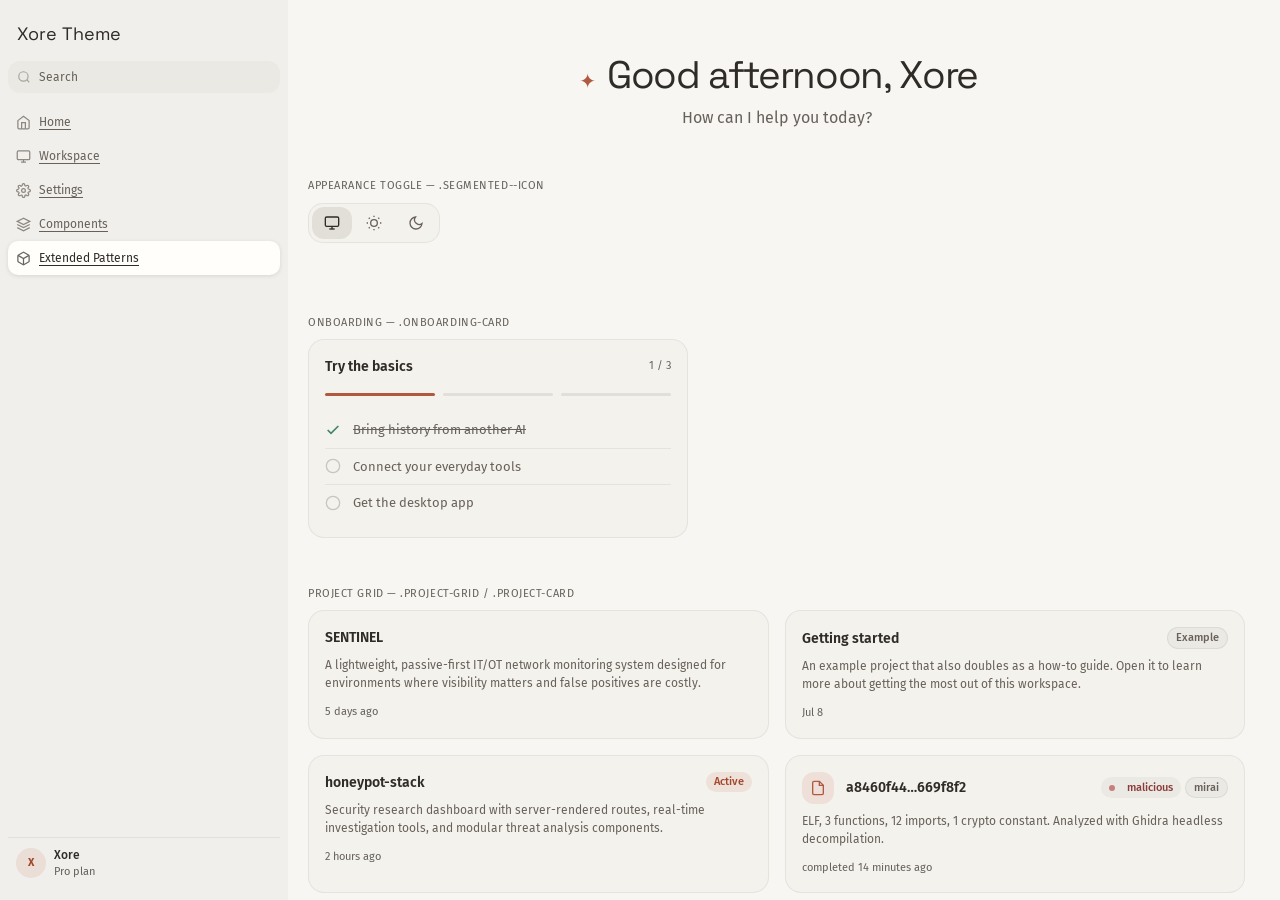
<file: examples/patterns.html>
<!DOCTYPE html>
<html lang="en">
<head>
  <link rel="preconnect" href="https://fonts.gstatic.com" crossorigin>
  <link rel="stylesheet" href="https://fonts.googleapis.com/css2?family=Fira+Code:wght@400;500;600;700&family=Fira+Sans:wght@400;500;600;700&family=Space+Grotesk:wght@400;500;600;700&display=swap">
  <meta charset="UTF-8">
  <meta name="viewport" content="width=device-width, initial-scale=1.0">
  <title>Extended Patterns — Xore Theme</title>
  <link rel="stylesheet" href="../theme.css">
  <script src="../theme.js" defer></script>
  <style>
    .demo-section { margin-bottom: 48px; }
    .demo-section h2 { margin-bottom: 18px; }
    .demo-grid { display: grid; grid-template-columns: repeat(auto-fit, minmax(280px, 1fr)); gap: 16px; }
    .demo-label { color: var(--text-200); font-size: var(--font-size-xs); margin-bottom: 8px; text-transform: uppercase; letter-spacing: 0.05em; }
    .icon-sun, .icon-moon, .icon-monitor { display: inline-block; width: 14px; height: 14px; }
    .icon-sun::before { content: "☀"; }
    .icon-moon::before { content: "☾"; }
    .icon-monitor::before { content: "◻"; }
    .sparkle { display: inline-block; width: 24px; height: 24px; color: var(--accent); margin-right: 8px; }
    .sparkle::before { content: "✦"; font-size: 20px; }
  </style>
</head>
<body>

<div class="app-shell app-shell--wide">
  <nav class="app-sidebar">
    <div style="padding: 8px 9px 14px; font-family: var(--font-display); font-size: 18px; color: var(--text-000);">
      Xore Theme
    </div>
    <div class="sidebar__search">
      <svg viewBox="0 0 24 24" fill="none" stroke="currentColor" stroke-width="2" style="width:14px;height:14px;flex:none;opacity:0.5;"><circle cx="11" cy="11" r="8"/><path d="m21 21-4.35-4.35"/></svg>
      <span style="font-size:var(--font-size-caption);color:var(--text-200);">Search</span>
    </div>
    <a href="index.html" class="sidebar__item">
      <svg viewBox="0 0 24 24" fill="none" stroke="currentColor" stroke-width="2" style="width:15px;height:15px;opacity:0.72;"><path d="M3 9l9-7 9 7v11a2 2 0 0 1-2 2H5a2 2 0 0 1-2-2z"/><polyline points="9 22 9 12 15 12 15 22"/></svg>
      <span>Home</span>
    </a>
    <a href="workspace.html" class="sidebar__item">
      <svg viewBox="0 0 24 24" fill="none" stroke="currentColor" stroke-width="2" style="width:15px;height:15px;opacity:0.72;"><rect x="2" y="3" width="20" height="14" rx="2" ry="2"/><line x1="8" y1="21" x2="16" y2="21"/><line x1="12" y1="17" x2="12" y2="21"/></svg>
      <span>Workspace</span>
    </a>
    <a href="settings.html" class="sidebar__item">
      <svg viewBox="0 0 24 24" fill="none" stroke="currentColor" stroke-width="2" style="width:15px;height:15px;opacity:0.72;"><circle cx="12" cy="12" r="3"/><path d="M19.4 15a1.65 1.65 0 0 0 .33 1.82l.06.06a2 2 0 0 1 0 2.83 2 2 0 0 1-2.83 0l-.06-.06a1.65 1.65 0 0 0-1.82-.33 1.65 1.65 0 0 0-1 1.51V21a2 2 0 0 1-2 2 2 2 0 0 1-2-2v-.09A1.65 1.65 0 0 0 9 19.4a1.65 1.65 0 0 0-1.82.33l-.06.06a2 2 0 0 1-2.83 0 2 2 0 0 1 0-2.83l.06-.06A1.65 1.65 0 0 0 4.67 15a1.65 1.65 0 0 0-1.51-1H3a2 2 0 0 1-2-2 2 2 0 0 1 2-2h.09A1.65 1.65 0 0 0 4.6 9a1.65 1.65 0 0 0-.33-1.82l-.06-.06a2 2 0 0 1 0-2.83 2 2 0 0 1 2.83 0l.06.06A1.65 1.65 0 0 0 9 4.67a1.65 1.65 0 0 0 1-1.51V3a2 2 0 0 1 2-2 2 2 0 0 1 2 2v.09a1.65 1.65 0 0 0 1 1.51 1.65 1.65 0 0 0 1.82-.33l.06-.06a2 2 0 0 1 2.83 0 2 2 0 0 1 0 2.83l-.06.06a1.65 1.65 0 0 0-.33 1.82V9a1.65 1.65 0 0 0 1.51 1H21a2 2 0 0 1 2 2 2 2 0 0 1-2 2h-.09a1.65 1.65 0 0 0-1.51 1z"/></svg>
      <span>Settings</span>
    </a>
    <a href="components.html" class="sidebar__item">
      <svg viewBox="0 0 24 24" fill="none" stroke="currentColor" stroke-width="2" style="width:15px;height:15px;opacity:0.72;"><path d="M12 2L2 7l10 5 10-5-10-5z"/><path d="M2 17l10 5 10-5"/><path d="M2 12l10 5 10-5"/></svg>
      <span>Components</span>
    </a>
    <a href="patterns.html" class="sidebar__item active">
      <svg viewBox="0 0 24 24" fill="none" stroke="currentColor" stroke-width="2" style="width:15px;height:15px;opacity:0.72;"><path d="M21 16V8a2 2 0 0 0-1-1.73l-7-4a2 2 0 0 0-2 0l-7 4A2 2 0 0 0 3 8v8a2 2 0 0 0 1 1.73l7 4a2 2 0 0 0 2 0l7-4A2 2 0 0 0 21 16z"/><polyline points="3.27 6.96 12 12.01 20.73 6.96"/><line x1="12" y1="22.08" x2="12" y2="12"/></svg>
      <span>Extended Patterns</span>
    </a>
    <div style="flex:1;"></div>
    <div class="sidebar__profile">
      <div class="avatar">X</div>
      <div>
        <div style="color:var(--text-000);font-size:var(--font-size-caption);font-weight:500;">Xore</div>
        <div style="color:var(--text-200);font-size:var(--font-size-xs);">Pro plan</div>
      </div>
    </div>
  </nav>

  <main class="app-main">
    <div class="app-content">

      <!-- Greeting -->
      <div style="text-align: center; margin-bottom: 48px; padding-top: 20px;">
        <h1 class="heading-serif" style="font-size: clamp(2rem, 3vw, 2.8rem); margin-bottom: 8px;">
          <span class="sparkle"></span>Good afternoon, Xore
        </h1>
        <p style="color: var(--text-200); font-size: var(--font-size-lg);">How can I help you today?</p>
      </div>

      <!-- Theme Toggle (Segmented with Icons) -->
      <div class="demo-section">
        <div class="demo-label">Appearance Toggle — .segmented--icon</div>
        <div class="segmented segmented--icon" style="margin-bottom: 24px;">
          <button data-theme-value="system" aria-pressed="false" title="System">
            <svg viewBox="0 0 24 24" fill="none" stroke="currentColor" stroke-width="2"><rect x="2" y="3" width="20" height="14" rx="2"/><line x1="8" y1="21" x2="16" y2="21"/><line x1="12" y1="17" x2="12" y2="21"/></svg>
          </button>
          <button data-theme-value="light" aria-pressed="false" title="Light">
            <svg viewBox="0 0 24 24" fill="none" stroke="currentColor" stroke-width="2"><circle cx="12" cy="12" r="5"/><line x1="12" y1="1" x2="12" y2="3"/><line x1="12" y1="21" x2="12" y2="23"/><line x1="4.22" y1="4.22" x2="5.64" y2="5.64"/><line x1="18.36" y1="18.36" x2="19.78" y2="19.78"/><line x1="1" y1="12" x2="3" y2="12"/><line x1="21" y1="12" x2="23" y2="12"/><line x1="4.22" y1="19.78" x2="5.64" y2="18.36"/><line x1="18.36" y1="5.64" x2="19.78" y2="4.22"/></svg>
          </button>
          <button data-theme-value="dark" aria-pressed="false" title="Dark">
            <svg viewBox="0 0 24 24" fill="none" stroke="currentColor" stroke-width="2"><path d="M21 12.79A9 9 0 1 1 11.21 3 7 7 0 0 0 21 12.79z"/></svg>
          </button>
        </div>
      </div>

      <!-- Onboarding Card -->
      <div class="demo-section">
        <div class="demo-label">Onboarding — .onboarding-card</div>
        <div class="onboarding-card" style="max-width: 380px;">
          <div class="onboarding-card__header">
            <span class="onboarding-card__title">Try the basics</span>
            <span class="onboarding-card__count">1 / 3</span>
          </div>
          <div class="onboarding-card__progress">
            <div class="onboarding-card__step onboarding-card__step--completed"></div>
            <div class="onboarding-card__step"></div>
            <div class="onboarding-card__step"></div>
          </div>
          <ul class="onboarding-card__checklist">
            <li class="completed">
              <svg viewBox="0 0 24 24" fill="none" stroke="var(--success)" stroke-width="2.5" style="width:16px;height:16px;flex:none;"><polyline points="20 6 9 17 4 12"/></svg>
              Bring history from another AI
            </li>
            <li>
              <svg viewBox="0 0 24 24" fill="none" stroke="currentColor" stroke-width="2" style="width:16px;height:16px;flex:none;opacity:0.3;"><circle cx="12" cy="12" r="10"/></svg>
              Connect your everyday tools
            </li>
            <li>
              <svg viewBox="0 0 24 24" fill="none" stroke="currentColor" stroke-width="2" style="width:16px;height:16px;flex:none;opacity:0.3;"><circle cx="12" cy="12" r="10"/></svg>
              Get the desktop app
            </li>
          </ul>
        </div>
      </div>

      <!-- Project Cards -->
      <div class="demo-section">
        <div class="demo-label">Project Grid — .project-grid / .project-card</div>
        <div class="project-grid">
          <div class="project-card">
            <div class="project-card__header">
              <span class="project-card__title">SENTINEL</span>
            </div>
            <p class="project-card__desc">A lightweight, passive-first IT/OT network monitoring system designed for environments where visibility matters and false positives are costly.</p>
            <div class="project-card__meta">
              <span>5 days ago</span>
            </div>
          </div>
          <div class="project-card">
            <div class="project-card__header">
              <span class="project-card__title">Getting started</span>
              <span class="badge badge--muted project-card__badge">Example</span>
            </div>
            <p class="project-card__desc">An example project that also doubles as a how-to guide. Open it to learn more about getting the most out of this workspace.</p>
            <div class="project-card__meta">
              <span>Jul 8</span>
            </div>
          </div>
          <div class="project-card">
            <div class="project-card__header">
              <span class="project-card__title">honeypot-stack</span>
              <span class="badge badge--accent project-card__badge">Active</span>
            </div>
            <p class="project-card__desc">Security research dashboard with server-rendered routes, real-time investigation tools, and modular threat analysis components.</p>
            <div class="project-card__meta">
              <span>2 hours ago</span>
            </div>
          </div>
          <div class="project-card">
            <div class="project-card__header">
              <span class="project-card__icon">
                <svg viewBox="0 0 24 24" fill="none" stroke="currentColor" stroke-width="2"><path d="M14 2H6a2 2 0 0 0-2 2v16a2 2 0 0 0 2 2h12a2 2 0 0 0 2-2V8z"/><polyline points="14 2 14 8 20 8"/></svg>
              </span>
              <span class="project-card__title">a8460f44…669f8f2</span>
              <div class="project-card__badges">
                <span class="badge badge--red">malicious</span>
                <span class="badge badge--muted">mirai</span>
              </div>
            </div>
            <p class="project-card__desc">ELF, 3 functions, 12 imports, 1 crypto constant. Analyzed with Ghidra headless decompilation.</p>
            <div class="project-card__meta">
              <span>completed 14 minutes ago</span>
            </div>
          </div>
        </div>
      </div>

      <!-- Catalog Cards -->
      <div class="demo-section">
        <div class="demo-label">Catalog Grid — .catalog-grid / .catalog-card</div>
        <p style="color:var(--text-100);font-size:var(--font-size-caption);margin-bottom:12px;max-width:60ch;">
          A browsable directory of things you <em>add</em> (skills,
          connectors, plugins) -- distinct from .project-card above, which
          is a plain list of things you already have.
        </p>
        <div style="display:flex;flex-wrap:wrap;gap:8px;margin-bottom:16px;">
          <button class="chip">Popular</button>
          <button class="chip">Web search</button>
          <button class="chip">Code execution</button>
          <button class="chip">File analysis</button>
        </div>
        <div class="catalog-grid">
          <div class="catalog-card">
            <div class="catalog-card__header">
              <span class="catalog-card__icon">
                <svg viewBox="0 0 24 24" fill="none" stroke="currentColor" stroke-width="2"><circle cx="11" cy="11" r="8"/><path d="m21 21-4.35-4.35"/></svg>
              </span>
              <div class="catalog-card__title-group">
                <span class="catalog-card__title">Deep Research</span>
                <div class="catalog-card__badges">
                  <span class="badge badge--solid">New</span>
                  <span class="badge badge--muted">#1 popular</span>
                </div>
              </div>
            </div>
            <p class="catalog-card__desc">Multi-step web research with citations, condensed into one report.</p>
            <button class="catalog-card__add" aria-label="Add Deep Research">
              <svg viewBox="0 0 24 24" fill="none" stroke="currentColor" stroke-width="2"><line x1="12" y1="5" x2="12" y2="19"/><line x1="5" y1="12" x2="19" y2="12"/></svg>
            </button>
          </div>
          <div class="catalog-card">
            <div class="catalog-card__header">
              <span class="catalog-card__icon">
                <svg viewBox="0 0 24 24" fill="none" stroke="currentColor" stroke-width="2"><polyline points="16 18 22 12 16 6"/><polyline points="8 6 2 12 8 18"/></svg>
              </span>
              <div class="catalog-card__title-group">
                <span class="catalog-card__title">Code Execution</span>
                <div class="catalog-card__badges">
                  <span class="badge badge--muted">Interactive</span>
                </div>
              </div>
            </div>
            <p class="catalog-card__desc">Run Python in a sandboxed environment for analysis and charts.</p>
            <button class="catalog-card__add" aria-label="Add Code Execution">
              <svg viewBox="0 0 24 24" fill="none" stroke="currentColor" stroke-width="2"><line x1="12" y1="5" x2="12" y2="19"/><line x1="5" y1="12" x2="19" y2="12"/></svg>
            </button>
          </div>
          <div class="catalog-card">
            <div class="catalog-card__header">
              <span class="catalog-card__icon">
                <svg viewBox="0 0 24 24" fill="none" stroke="currentColor" stroke-width="2"><path d="M14 2H6a2 2 0 0 0-2 2v16a2 2 0 0 0 2 2h12a2 2 0 0 0 2-2V8z"/><polyline points="14 2 14 8 20 8"/></svg>
              </span>
              <div class="catalog-card__title-group">
                <span class="catalog-card__title">Report Builder</span>
                <div class="catalog-card__badges">
                  <span class="badge badge--muted">Community</span>
                </div>
              </div>
            </div>
            <p class="catalog-card__desc">Community-maintained skill for structured incident writeups.</p>
            <button class="catalog-card__add" aria-label="Add Report Builder">
              <svg viewBox="0 0 24 24" fill="none" stroke="currentColor" stroke-width="2"><line x1="12" y1="5" x2="12" y2="19"/><line x1="5" y1="12" x2="19" y2="12"/></svg>
            </button>
          </div>
        </div>
      </div>

      <!-- Chat Messages -->
      <div class="demo-section">
        <div class="demo-label">Chat Messages — .message</div>
        <div style="max-width: 720px; margin: 0 auto;">
          <div class="message">
            <div class="message__avatar">
              <div class="avatar" style="width:28px;height:28px;font-size:10px;">X</div>
            </div>
            <div class="message__content">
              <div class="message__meta">Xore · Just now</div>
              <div class="message__bubble">
                Can you research a reference app's UI and cross-reference it against our theme repository?
              </div>
            </div>
          </div>
          <div class="message message--user">
            <div class="message__avatar">
              <div class="avatar" style="width:28px;height:28px;font-size:10px;background:var(--accent);color:var(--text-on-accent);">AI</div>
            </div>
            <div class="message__content">
              <div class="message__meta">Assistant · Just now</div>
              <div class="message__bubble">
                I've analyzed the reference app's interface against Xore Theme. The alignment is remarkably strong — warm dark surfaces, off-white text, terracotta accents, compact geometry. Here are the key findings and proposed updates:
                <ul style="margin-top: 10px; padding-left: 18px;">
                  <li>Added spacing scale tokens (<code style="font-size:12px;">--space-xs</code> through <code style="font-size:12px;">--space-3xl</code>)</li>
                  <li>Added typography scale tokens (<code style="font-size:12px;">--font-size-xs</code> through <code style="font-size:12px;">--font-size-xl</code>)</li>
                  <li>Added wide sidebar variant (<code style="font-size:12px;">--sidebar-width-wide: 288px</code>)</li>
                  <li>Added onboarding card, project card, and chat message components</li>
                </ul>
              </div>
            </div>
          </div>
        </div>
      </div>

      <!-- Command Bar -->
      <div class="demo-section">
        <div class="demo-label">Command Bar — .command-bar</div>
        <div style="position: relative; height: 80px; margin-bottom: 24px;">
          <div class="command-bar" style="position: absolute; left: 0; right: 0; bottom: 0;">
            <div style="display: flex; align-items: center; gap: 10px; padding: 4px 8px;">
              <svg viewBox="0 0 24 24" fill="none" stroke="currentColor" stroke-width="2" style="width:18px;height:18px;opacity:0.5;flex:none;"><circle cx="12" cy="12" r="10"/><line x1="12" y1="8" x2="12" y2="16"/><line x1="8" y1="12" x2="16" y2="12"/></svg>
              <input type="text" placeholder="Write your prompt..." class="form-input" style="border:0;background:transparent;box-shadow:none;font-size:15px;">
              <div style="display:flex;align-items:center;gap:8px;margin-left:auto;">
                <span class="badge" style="font-size:10px;">Model v4</span>
                <button class="btn btn-icon" style="width:32px;height:32px;">
                  <svg viewBox="0 0 24 24" fill="none" stroke="currentColor" stroke-width="2" style="width:16px;height:16px;"><path d="M12 1a3 3 0 0 0-3 3v8a3 3 0 0 0 6 0V4a3 3 0 0 0-3-3z"/><path d="M19 10v2a7 7 0 0 1-14 0v-2"/><line x1="12" y1="19" x2="12" y2="23"/><line x1="8" y1="23" x2="16" y2="23"/></svg>
                </button>
              </div>
            </div>
          </div>
        </div>
      </div>

      <!-- Modal with Header Search -->
      <div class="demo-section">
        <div class="demo-label">Modal with Header Search — .modal__header</div>
        <button class="btn btn-secondary" data-open-dialog="demo-settings">Open Settings Modal</button>
      </div>

      <!-- Evidence Modal -->
      <div class="demo-section">
        <div class="demo-label">Evidence Modal — .hp-evidence-modal</div>
        <p style="color:var(--text-100);font-size:var(--font-size-caption);margin-bottom:12px;max-width:60ch;">
          A different shape from the settings modal above: the header
          search filters the scrollable text dump below it directly (a
          single-pane investigative viewer), not a sidebar-form two-pane
          layout. The dashboard's single most-reused detail surface --
          payload/sandbox/Ghidra/event detail views all open this.
        </p>
        <button class="btn btn-secondary" data-open-dialog="demo-evidence">Open Evidence Modal</button>
      </div>

      <!-- Command Palette -->
      <div class="demo-section">
        <div class="demo-label">Command Palette — .modal--palette</div>
        <p style="color:var(--text-100);font-size:var(--font-size-caption);margin-bottom:12px;max-width:52ch;">
          A search-everything dialog, not the docked .command-bar above:
          anchored near the top of the viewport instead of centered, and
          sized to its content instead of a fixed box.
        </p>
        <button class="btn btn-secondary" data-open-dialog="demo-palette">Open Command Palette</button>
      </div>

      <!-- Chips -->
      <div class="demo-section">
        <div class="demo-label">Suggestion Chips — .chip</div>
        <div style="display: flex; flex-wrap: wrap; gap: 8px; margin-bottom: 24px;">
          <button class="chip">Analyze my codebase</button>
          <button class="chip">Write a blog post</button>
          <button class="chip">Debug this error</button>
          <button class="chip">Explain quantum computing</button>
        </div>
      </div>

      <!-- Motion utilities -->
      <div class="demo-section">
        <div class="demo-label">Staggered list entrance — .stagger-in</div>
        <p style="color:var(--text-100);font-size:var(--font-size-caption);margin-bottom:12px;max-width:60ch;">
          Add to a row container (a &lt;tbody&gt;, a menu's item list) so
          freshly-rendered rows settle in one after another instead of all
          at once. Pure CSS -- nth-child carries the delay, nothing to set
          per row.
        </p>
        <button class="btn btn-ghost btn-sm" id="replay-stagger" style="margin-bottom:12px;">Replay</button>
        <div class="stagger-in" id="stagger-demo" style="display:flex;flex-direction:column;gap:6px;max-width:360px;">
          <div class="card" style="padding:10px 12px;">Row one</div>
          <div class="card" style="padding:10px 12px;">Row two</div>
          <div class="card" style="padding:10px 12px;">Row three</div>
          <div class="card" style="padding:10px 12px;">Row four</div>
        </div>
      </div>

      <div class="demo-section">
        <div class="demo-label">Attention flash — .flash</div>
        <p style="color:var(--text-100);font-size:var(--font-size-caption);margin-bottom:12px;max-width:60ch;">
          A one-shot accent-colored ring for a value that just changed --
          a live-refreshed row, a cell whose count just updated. Not a
          semantic success/warning/danger signal, just "this changed."
        </p>
        <button class="btn btn-ghost btn-sm" id="replay-flash" style="margin-bottom:12px;">Replay</button>
        <div class="card" id="flash-demo" style="max-width:280px;padding:14px 16px;">
          <div class="card__label">Sessions</div>
          <div class="card__value">40</div>
        </div>
      </div>

      <div class="demo-section">
        <div class="demo-label">Timeline entrance — .timeline-block</div>
        <p style="color:var(--text-100);font-size:var(--font-size-caption);margin-bottom:12px;max-width:60ch;">
          A blur+lift settle for timeline/session-replay entries -- a
          touch more pronounced than .stagger-in, since a timeline reads
          one block at a time rather than as a batch of equivalent rows.
        </p>
        <button class="btn btn-ghost btn-sm" id="replay-timeline" style="margin-bottom:12px;">Replay</button>
        <div id="timeline-demo" style="display:flex;flex-direction:column;gap:10px;max-width:420px;">
          <div class="card timeline-block" style="padding:10px 12px;animation-delay:0ms;">Connection opened &mdash; 10.8.0.1:51422</div>
          <div class="card timeline-block" style="padding:10px 12px;animation-delay:90ms;">Login attempt &mdash; root / (blank)</div>
          <div class="card timeline-block" style="padding:10px 12px;animation-delay:180ms;">Command executed &mdash; uname -a</div>
        </div>
      </div>

      <div class="demo-section">
        <div class="demo-label">Toast entrance — .toast / .toast--slide-in-right</div>
        <p style="color:var(--text-100);font-size:var(--font-size-caption);margin-bottom:12px;max-width:60ch;">
          .toast now settles in on its own (fade + lift) -- direction-
          agnostic, since a toast stack can sit anywhere. Add
          .toast--slide-in-right when the consumer's own stack is pinned
          to a side and a directional arrival reads better.
        </p>
        <div style="display:flex;gap:24px;flex-wrap:wrap;">
          <div>
            <button class="btn btn-ghost btn-sm" id="replay-toast" style="margin-bottom:12px;">Replay — default</button>
            <div class="toast" id="toast-demo" style="max-width:280px;"><span class="status-dot text-secondary"></span><div><strong>Settings saved</strong><br><span class="text-muted">The update is now active.</span></div></div>
          </div>
          <div>
            <button class="btn btn-ghost btn-sm" id="replay-toast-right" style="margin-bottom:12px;">Replay — slide from right</button>
            <div class="toast toast--slide-in-right" id="toast-demo-right" style="max-width:280px;"><span class="status-dot text-secondary"></span><div><strong>Export ready</strong><br><span class="text-muted">events.csv (2.1 MB)</span></div></div>
          </div>
        </div>
      </div>

      <div class="demo-section">
        <div class="demo-label">Toast stack — .hp-toast-stack / .hp-toast</div>
        <p style="color:var(--text-100);font-size:var(--font-size-caption);margin-bottom:12px;max-width:60ch;">
          The dashboard's live-update variant: a left-border accent stripe
          and a stacking container theme.css doesn't otherwise model,
          layered on top of the plain .toast above. Normally
          position:fixed in the page's top-right corner; boxed here in a
          relatively-positioned demo area instead.
        </p>
        <button class="btn btn-ghost btn-sm" id="replay-toast-stack" style="margin-bottom:12px;">Replay — stacked</button>
        <div style="position:relative;height:190px;border:1px solid var(--border-100);border-radius:var(--radius-panel);background:var(--bg-100);overflow:hidden;">
          <div class="hp-toast-stack" id="hp-toast-stack-demo" style="position:absolute;top:12px;right:12px;">
            <a class="toast hp-toast" href="#" id="hp-toast-demo-1" style="max-width:260px;"><span class="status-dot text-secondary"></span><div><strong>New session</strong><br><span class="text-muted">203.0.113.42 &middot; cowrie</span></div></a>
            <a class="toast hp-toast" href="#" id="hp-toast-demo-2" style="max-width:260px;"><span class="status-dot text-secondary"></span><div><strong>Payload captured</strong><br><span class="text-muted">stage2.elf &middot; sandboxed</span></div></a>
          </div>
        </div>
      </div>

    </div>
  </main>
</div>

<!-- Demo Settings Modal -->
<div class="modal-backdrop" data-dialog-backdrop="demo-settings" aria-hidden="true" inert></div>
<dialog id="demo-settings" class="modal" aria-labelledby="demo-settings-title">
  <div class="modal__header">
    <span class="modal__header-title" id="demo-settings-title">Settings</span>
    <div class="search-field" style="max-width: 280px;">
      <svg viewBox="0 0 24 24" fill="none" stroke="currentColor" stroke-width="2" style="width:14px;height:14px;flex:none;opacity:0.5;"><circle cx="11" cy="11" r="8"/><path d="m21 21-4.35-4.35"/></svg>
      <input type="text" placeholder="Search settings..." style="font-size:12px;">
    </div>
    <button class="modal__close" data-close-dialog="demo-settings" aria-label="Close">✕</button>
  </div>
  <aside class="modal__sidebar">
    <div class="sidebar__section-label">Settings</div>
    <button class="sidebar__item active">General</button>
    <button class="sidebar__item">Account</button>
    <button class="sidebar__item">Privacy</button>
    <button class="sidebar__item">Billing</button>
    <div class="sidebar__section-label" style="margin-top:12px;">Customize</div>
    <button class="sidebar__item">Skills</button>
    <button class="sidebar__item">Connectors</button>
    <button class="sidebar__item">Plugins</button>
  </aside>
  <main class="modal__content">
    <h2 style="margin-bottom: 18px;">Profile</h2>
    <div class="settings-grid">
      <div class="settings-field">
        <label class="form-label">Full name</label>
        <input type="text" class="form-input" value="Xore">
      </div>
      <div class="settings-field">
        <label class="form-label">Display name</label>
        <input type="text" class="form-input" value="Xore">
      </div>
    </div>
    <div style="margin-top: 24px;">
      <label class="form-label">Instructions</label>
      <textarea class="form-input" placeholder="e.g. Keep explanations brief and to the point" style="min-height: 120px;"></textarea>
    </div>
    <div style="margin-top: 24px;">
      <label class="form-label">Appearance</label>
      <div class="segmented segmented--icon">
        <button title="System"><svg viewBox="0 0 24 24" fill="none" stroke="currentColor" stroke-width="2" style="width:16px;height:16px;"><rect x="2" y="3" width="20" height="14" rx="2"/><line x1="8" y1="21" x2="16" y2="21"/><line x1="12" y1="17" x2="12" y2="21"/></svg></button>
        <button title="Light"><svg viewBox="0 0 24 24" fill="none" stroke="currentColor" stroke-width="2" style="width:16px;height:16px;"><circle cx="12" cy="12" r="5"/><line x1="12" y1="1" x2="12" y2="3"/><line x1="12" y1="21" x2="12" y2="23"/><line x1="4.22" y1="4.22" x2="5.64" y2="5.64"/><line x1="18.36" y1="18.36" x2="19.78" y2="19.78"/><line x1="1" y1="12" x2="3" y2="12"/><line x1="21" y1="12" x2="23" y2="12"/><line x1="4.22" y1="19.78" x2="5.64" y2="18.36"/><line x1="18.36" y1="5.64" x2="19.78" y2="4.22"/></svg></button>
        <button title="Dark"><svg viewBox="0 0 24 24" fill="none" stroke="currentColor" stroke-width="2" style="width:16px;height:16px;"><path d="M21 12.79A9 9 0 1 1 11.21 3 7 7 0 0 0 21 12.79z"/></svg></button>
      </div>
    </div>
  </main>
</dialog>

<!-- Demo Evidence Modal -->
<div class="modal-backdrop" data-dialog-backdrop="demo-evidence" aria-hidden="true" inert></div>
<dialog id="demo-evidence" class="modal hp-evidence-modal" aria-labelledby="demo-evidence-title">
  <div class="modal__header">
    <span class="modal__header-title" id="demo-evidence-title">Evidence</span>
    <label class="search-field" style="max-width:280px;">
      <svg viewBox="0 0 24 24" fill="none" stroke="currentColor" stroke-width="2" style="width:14px;height:14px;flex:none;opacity:0.5;"><circle cx="11" cy="11" r="8"/><path d="m21 21-4.35-4.35"/></svg>
      <input type="search" placeholder="Filter lines…" aria-label="Filter evidence lines" style="font-size:12px;">
    </label>
    <span class="hp-evidence-count">12 of 340 lines</span>
    <button class="modal__close" data-close-dialog="demo-evidence" aria-label="Close">✕</button>
  </div>
  <div class="hp-evidence-body">
    <pre class="code">00000000  4d 5a 90 00 03 00 00 00  04 00 00 00 ff ff 00 00  |MZ..............|
00000010  b8 00 00 00 00 00 00 00  40 00 00 00 00 00 00 00  |........@.......|
00000020  00 00 00 00 00 00 00 00  00 00 00 00 00 00 00 00  |................|
00000030  00 00 00 00 00 00 00 00  00 00 00 00 e8 00 00 00  |................|
0000004b  0e 1f ba 0e 00 b4 09 cd  21 b8 01 4c cd 21 54 68  |........!..L.!Th|
0000005b  69 73 20 70 72 6f 67 72  61 6d 20 63 61 6e 6e 6f  |is program canno|
0000006b  74 20 62 65 20 72 75 6e  20 69 6e 20 44 4f 53 20  |t be run in DOS |
0000007b  6d 6f 64 65 2e 0d 0d 0a  24 00 00 00 00 00 00 00  |mode....$.......|</pre>
  </div>
</dialog>

<!-- Demo Command Palette -->
<div class="modal-backdrop" data-dialog-backdrop="demo-palette" aria-hidden="true" inert></div>
<dialog id="demo-palette" class="modal modal--palette" aria-label="Search">
  <div class="command-palette__field">
    <svg viewBox="0 0 24 24" fill="none" stroke="currentColor" stroke-width="2"><circle cx="11" cy="11" r="8"/><path d="m21 21-4.35-4.35"/></svg>
    <input type="text" placeholder="Search chats and projects">
    <button class="modal__close" data-close-dialog="demo-palette" aria-label="Close">✕</button>
  </div>
  <div class="command-palette__results" role="listbox">
    <button class="command-palette__row active" role="option" aria-selected="true">
      <svg viewBox="0 0 24 24" fill="none" stroke="currentColor" stroke-width="2"><polyline points="16 18 22 12 16 6"/><polyline points="8 6 2 12 8 18"/></svg>
      <span class="command-palette__row-title">FreeRADIUS client certificate WiFi auth</span>
      <span class="command-palette__row-meta">Enter</span>
    </button>
    <button class="command-palette__row" role="option">
      <svg viewBox="0 0 24 24" fill="none" stroke="currentColor" stroke-width="2"><polyline points="16 18 22 12 16 6"/><polyline points="8 6 2 12 8 18"/></svg>
      <span class="command-palette__row-title">CGNAT Docker examples and advanced applications</span>
      <span class="command-palette__row-meta">Past week</span>
    </button>
    <button class="command-palette__row" role="option">
      <svg viewBox="0 0 24 24" fill="none" stroke="currentColor" stroke-width="2"><path d="M20 7h-9"/><path d="M14 17H5"/><circle cx="17" cy="17" r="3"/><circle cx="7" cy="7" r="3"/></svg>
      <span class="command-palette__row-title">SENTINEL</span>
      <span class="command-palette__row-meta">Xore</span>
    </button>
  </div>
</dialog>

<script>
  // Demo-only replay wiring: restart a CSS animation by removing its
  // class, forcing a reflow, then re-adding it -- synchronous, so there
  // is no visible flash of unstyled content between the two steps.
  function replay(className, ...els) {
    els.forEach(el => el.classList.remove(className));
    void els[0].offsetWidth;
    els.forEach(el => el.classList.add(className));
  }
  document.getElementById('replay-stagger').addEventListener('click', () => {
    replay('stagger-in', document.getElementById('stagger-demo'));
  });
  document.getElementById('replay-flash').addEventListener('click', () => {
    replay('flash', document.getElementById('flash-demo'));
  });
  document.getElementById('replay-timeline').addEventListener('click', () => {
    replay('timeline-block', ...document.querySelectorAll('#timeline-demo .timeline-block'));
  });
  document.getElementById('replay-toast').addEventListener('click', () => {
    replay('toast', document.getElementById('toast-demo'));
  });
  document.getElementById('replay-toast-right').addEventListener('click', () => {
    replay('toast--slide-in-right', document.getElementById('toast-demo-right'));
  });
  document.getElementById('replay-toast-stack').addEventListener('click', () => {
    const stacked = [document.getElementById('hp-toast-demo-1'), document.getElementById('hp-toast-demo-2')];
    stacked.forEach((el, i) => {
      el.classList.remove('hp-toast');
      void el.offsetWidth;
      setTimeout(() => el.classList.add('hp-toast'), i * 150);
    });
  });
</script>
</body>
</html>
</file>
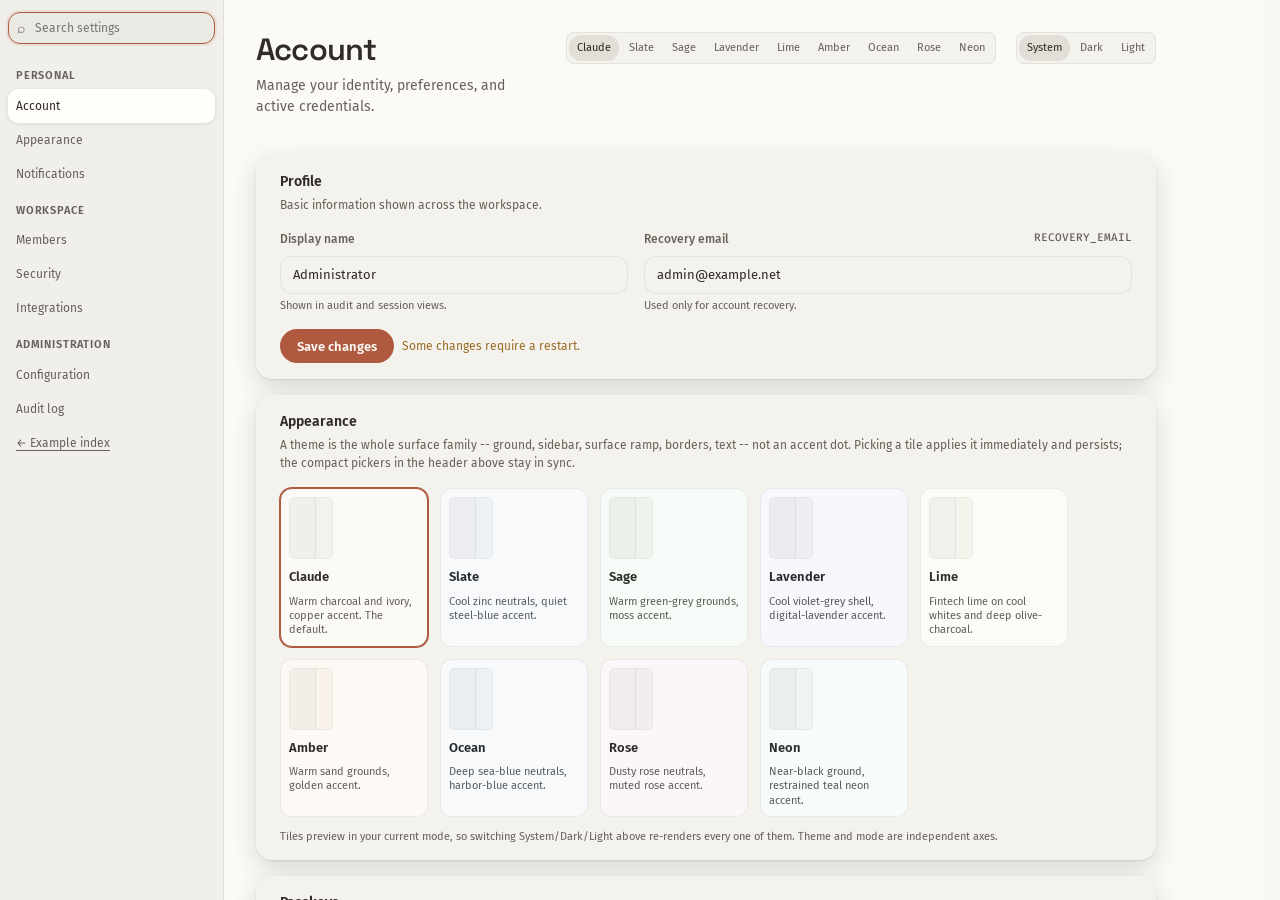
<file: examples/settings.html>
<!doctype html>
<html lang="en">
<head>
  <link rel="preconnect" href="https://fonts.gstatic.com" crossorigin>
  <link rel="stylesheet" href="https://fonts.googleapis.com/css2?family=Fira+Code:wght@400;500;600;700&family=Fira+Sans:wght@400;500;600;700&family=Space+Grotesk:wght@400;500;600;700&display=swap">
  <meta charset="utf-8">
  <meta name="viewport" content="width=device-width, initial-scale=1">
  <title>Settings example — Xore Theme</title>
  <link rel="stylesheet" href="../theme.css">
  <link rel="stylesheet" href="examples.css">
  <script src="../theme.js" defer></script>
  <style>
    .settings-demo{height:100dvh;overflow:hidden}
    .settings-demo .settings-layout__sidebar{overflow-y:auto}
    .settings-demo .settings-layout__content{height:100dvh}
    .settings-column{width:min(100%,900px)}
    .settings-head{display:flex;align-items:flex-start;justify-content:space-between;gap:20px;margin-bottom:24px}
    .settings-head h1{margin-bottom:6px}
    @media(max-width:720px){.settings-demo{height:auto;overflow:auto}.settings-demo .settings-layout__content{height:auto}}
  </style>
</head>
<body class="settings-demo">
  <dialog class="modal modal--permanent" id="settings-example"
          data-permanent-dialog aria-modal="true" aria-labelledby="settings-heading">
    <div class="settings-layout">
    <aside class="settings-layout__sidebar">
      <div class="sidebar__search"><span>⌕</span><input aria-label="Search settings" placeholder="Search settings"></div>
      <div class="sidebar__section-label">Personal</div>
      <button class="sidebar__item active">Account</button>
      <button class="sidebar__item">Appearance</button>
      <button class="sidebar__item">Notifications</button>
      <div class="sidebar__section-label">Workspace</div>
      <button class="sidebar__item">Members</button>
      <button class="sidebar__item">Security</button>
      <button class="sidebar__item">Integrations</button>
      <div class="sidebar__section-label">Administration</div>
      <button class="sidebar__item">Configuration</button>
      <button class="sidebar__item">Audit log</button>
      <a class="sidebar__item" href="./">← Example index</a>
    </aside>

    <main class="settings-layout__content">
      <div class="settings-column">
        <header class="settings-head">
          <div><h1 id="settings-heading">Account</h1><p>Manage your identity, preferences, and active credentials.</p></div>
          <div class="theme-picker" aria-label="Theme">
            <button data-hp-theme-value="claude" type="button">Claude</button>
            <button data-hp-theme-value="slate" type="button">Slate</button>
            <button data-hp-theme-value="sage" type="button">Sage</button>
            <button data-hp-theme-value="lavender" type="button">Lavender</button>
            <button data-hp-theme-value="lime" type="button">Lime</button>
            <button data-hp-theme-value="amber" type="button">Amber</button>
            <button data-hp-theme-value="ocean" type="button">Ocean</button>
            <button data-hp-theme-value="rose" type="button">Rose</button>
            <button data-hp-theme-value="neon" type="button">Neon</button>
          </div>
    <div class="theme-picker" aria-label="Color theme">
            <button data-theme-value="system" type="button">System</button>
            <button data-theme-value="dark" type="button">Dark</button>
            <button data-theme-value="light" type="button">Light</button>
          </div>
        </header>

        <section class="card">
          <div class="card__title">Profile</div>
          <div class="card__desc">Basic information shown across the workspace.</div>
          <div class="settings-grid">
            <div class="settings-field"><label class="form-label" for="settings-name">Display name</label><input class="form-input" id="settings-name" value="Administrator"><div class="settings-field__desc">Shown in audit and session views.</div></div>
            <div class="settings-field"><label class="form-label" for="settings-email"><span>Recovery email</span><span class="settings-field__meta">RECOVERY_EMAIL</span></label><input class="form-input" id="settings-email" type="email" value="admin@example.net"><div class="settings-field__desc">Used only for account recovery.</div></div>
          </div>
          <div class="settings-actions"><button class="btn btn-primary" data-open-dialog="save-dialog">Save changes</button><span class="restart-note">Some changes require a restart.</span></div>
        </section>

        <section class="card">
          <div class="card__title">Appearance</div>
          <div class="card__desc">A theme is the whole surface family -- ground, sidebar, surface ramp, borders, text -- not an accent dot. Picking a tile applies it immediately and persists; the compact pickers in the header above stay in sync.</div>
          <!-- The tiles preview each theme through real tokens: data-hp-theme
               selects the family, and because no data-theme is pinned they
               resolve in the page's current mode -- flip System/Dark/Light
               above and every tile re-renders, showing that mode and theme
               are independent axes. data-hp-theme-value is what theme.js
               wires: clicking applies the theme the same way the header
               buttons do. -->
          <div class="hp-theme-gallery" id="hp-appearance-tiles" role="radiogroup" aria-label="Theme">
            <button class="hp-theme-tile" type="button" role="radio" aria-checked="false" tabindex="-1" data-hp-theme-value="claude" data-hp-theme="claude">
              <span class="hp-theme-tile__art"><span class="hp-theme-tile__sidebar"></span><span class="hp-theme-tile__body"><span class="hp-theme-tile__line hp-theme-tile__line--wide"></span><span class="hp-theme-tile__line"></span><span class="hp-theme-tile__accent"></span></span></span>
              <span class="hp-theme-tile__label">Claude</span>
              <span class="hp-theme-tile__desc">Warm charcoal and ivory, copper accent. The default.</span>
            </button>
            <button class="hp-theme-tile" type="button" role="radio" aria-checked="false" tabindex="-1" data-hp-theme-value="slate" data-hp-theme="slate">
              <span class="hp-theme-tile__art"><span class="hp-theme-tile__sidebar"></span><span class="hp-theme-tile__body"><span class="hp-theme-tile__line hp-theme-tile__line--wide"></span><span class="hp-theme-tile__line"></span><span class="hp-theme-tile__accent"></span></span></span>
              <span class="hp-theme-tile__label">Slate</span>
              <span class="hp-theme-tile__desc">Cool zinc neutrals, quiet steel-blue accent.</span>
            </button>
            <button class="hp-theme-tile" type="button" role="radio" aria-checked="false" tabindex="-1" data-hp-theme-value="sage" data-hp-theme="sage">
              <span class="hp-theme-tile__art"><span class="hp-theme-tile__sidebar"></span><span class="hp-theme-tile__body"><span class="hp-theme-tile__line hp-theme-tile__line--wide"></span><span class="hp-theme-tile__line"></span><span class="hp-theme-tile__accent"></span></span></span>
              <span class="hp-theme-tile__label">Sage</span>
              <span class="hp-theme-tile__desc">Warm green-grey grounds, moss accent.</span>
            </button>
            <button class="hp-theme-tile" type="button" role="radio" aria-checked="false" tabindex="-1" data-hp-theme-value="lavender" data-hp-theme="lavender">
              <span class="hp-theme-tile__art"><span class="hp-theme-tile__sidebar"></span><span class="hp-theme-tile__body"><span class="hp-theme-tile__line hp-theme-tile__line--wide"></span><span class="hp-theme-tile__line"></span><span class="hp-theme-tile__accent"></span></span></span>
              <span class="hp-theme-tile__label">Lavender</span>
              <span class="hp-theme-tile__desc">Cool violet-grey shell, digital-lavender accent.</span>
            </button>
            <button class="hp-theme-tile" type="button" role="radio" aria-checked="false" tabindex="-1" data-hp-theme-value="lime" data-hp-theme="lime">
              <span class="hp-theme-tile__art"><span class="hp-theme-tile__sidebar"></span><span class="hp-theme-tile__body"><span class="hp-theme-tile__line hp-theme-tile__line--wide"></span><span class="hp-theme-tile__line"></span><span class="hp-theme-tile__accent"></span></span></span>
              <span class="hp-theme-tile__label">Lime</span>
              <span class="hp-theme-tile__desc">Fintech lime on cool whites and deep olive-charcoal.</span>
            </button>
            <button class="hp-theme-tile" type="button" role="radio" aria-checked="false" tabindex="-1" data-hp-theme-value="amber" data-hp-theme="amber">
              <span class="hp-theme-tile__art"><span class="hp-theme-tile__sidebar"></span><span class="hp-theme-tile__body"><span class="hp-theme-tile__line hp-theme-tile__line--wide"></span><span class="hp-theme-tile__line"></span><span class="hp-theme-tile__accent"></span></span></span>
              <span class="hp-theme-tile__label">Amber</span>
              <span class="hp-theme-tile__desc">Warm sand grounds, golden accent.</span>
            </button>
            <button class="hp-theme-tile" type="button" role="radio" aria-checked="false" tabindex="-1" data-hp-theme-value="ocean" data-hp-theme="ocean">
              <span class="hp-theme-tile__art"><span class="hp-theme-tile__sidebar"></span><span class="hp-theme-tile__body"><span class="hp-theme-tile__line hp-theme-tile__line--wide"></span><span class="hp-theme-tile__line"></span><span class="hp-theme-tile__accent"></span></span></span>
              <span class="hp-theme-tile__label">Ocean</span>
              <span class="hp-theme-tile__desc">Deep sea-blue neutrals, harbor-blue accent.</span>
            </button>
            <button class="hp-theme-tile" type="button" role="radio" aria-checked="false" tabindex="-1" data-hp-theme-value="rose" data-hp-theme="rose">
              <span class="hp-theme-tile__art"><span class="hp-theme-tile__sidebar"></span><span class="hp-theme-tile__body"><span class="hp-theme-tile__line hp-theme-tile__line--wide"></span><span class="hp-theme-tile__line"></span><span class="hp-theme-tile__accent"></span></span></span>
              <span class="hp-theme-tile__label">Rose</span>
              <span class="hp-theme-tile__desc">Dusty rose neutrals, muted rose accent.</span>
            </button>
            <button class="hp-theme-tile" type="button" role="radio" aria-checked="false" tabindex="-1" data-hp-theme-value="neon" data-hp-theme="neon">
              <span class="hp-theme-tile__art"><span class="hp-theme-tile__sidebar"></span><span class="hp-theme-tile__body"><span class="hp-theme-tile__line hp-theme-tile__line--wide"></span><span class="hp-theme-tile__line"></span><span class="hp-theme-tile__accent"></span></span></span>
              <span class="hp-theme-tile__label">Neon</span>
              <span class="hp-theme-tile__desc">Near-black ground, restrained teal neon accent.</span>
            </button>
          </div>
          <div class="settings-field__desc" style="margin-top:12px">Tiles preview in your current mode, so switching System/Dark/Light above re-renders every one of them. Theme and mode are independent axes.</div>
        </section>

        <section class="card">
          <div class="card__title">Passkeys</div>
          <div class="card__desc">Reusable credential rows keep metadata readable and actions contained.</div>
          <div class="passkey-row">
            <div><div class="passkey-row__name">MacBook Touch ID</div><div class="passkey-row__meta">Created 12 July · last used today</div></div>
            <button class="btn btn-danger btn-sm" data-open-dialog="remove-passkey-dialog">Remove</button>
          </div>
          <div class="passkey-row">
            <div><div class="passkey-row__name">Security key</div><div class="passkey-row__meta">Created 4 June · last used 2 days ago</div></div>
            <button class="btn btn-danger btn-sm" data-open-dialog="remove-passkey-dialog">Remove</button>
          </div>
          <div class="settings-actions"><button class="btn btn-primary">Add passkey</button></div>
        </section>

        <section class="card">
          <div class="card__title">Passkeys</div>
          <div class="card__desc">Zero-credential state — what a new account sees first.</div>
          <div class="empty-state">
            <div>
              <div class="empty-state__icon">🔑</div>
              <h3>No passkeys yet</h3>
              <p>Add a passkey to sign in without a password, using Touch ID, Face ID, or a security key.</p>
              <button class="btn btn-primary">Add passkey</button>
            </div>
          </div>
        </section>

        <section class="card">
          <div class="card__title">User actions</div>
          <div class="card__row">
            <div><div class="card__label">admin@example.net</div><div class="card__value">Administrator · active · 2 passkeys</div></div>
            <details class="action-menu">
              <summary aria-label="Actions for administrator" aria-haspopup="menu" title="Actions">⋮</summary>
              <div class="action-menu__popover" role="menu">
                <button class="action-menu__item" role="menuitem">Edit recovery email</button>
                <button class="action-menu__item" role="menuitem">Edit allowed hosts</button>
                <button class="action-menu__item" role="menuitem" data-open-dialog="logout-dialog">Log out everywhere</button>
                <button class="action-menu__item action-menu__item--danger" role="menuitem" data-open-dialog="delete-dialog">Delete user</button>
              </div>
            </details>
          </div>
        </section>

        <section class="card">
          <div class="card__title">Authentication</div>
          <div class="card__row">
            <div><div class="card__label">Password</div><div class="card__value">Last changed 12 days ago</div></div>
            <button class="btn btn-secondary btn-sm">Change password</button>
          </div>
          <div class="card__row">
            <div><div class="card__label">Passkeys</div><div class="card__value">2 phishing-resistant credentials</div></div>
            <button class="btn btn-secondary btn-sm">Manage passkeys</button>
          </div>
          <div class="card__row">
            <div><div class="card__label">Two-factor authentication</div><div class="card__value">Authenticator app enrolled</div></div>
            <span class="badge badge--success"><span class="status-dot"></span>Enabled</span>
          </div>
        </section>

        <section class="card">
          <div class="card__title">Preferences</div>
          <div class="card__row">
            <div><div class="card__label">Desktop notifications</div><div class="card__value">Show important workspace events</div></div>
            <label class="switch"><input type="checkbox" checked aria-label="Desktop notifications"><span></span></label>
          </div>
          <div class="card__row">
            <div><div class="card__label">Compact tables</div><div class="card__value">Reduce row height for dense investigations</div></div>
            <label class="switch"><input type="checkbox" aria-label="Compact tables"><span></span></label>
          </div>
        </section>

        <section class="card">
          <div class="card__title text-danger">Danger zone</div>
          <div class="card__row">
            <div><div class="card__label">Log out everywhere</div><div class="card__value">Invalidate every session and trusted device.</div></div>
            <button class="btn btn-danger btn-sm" data-open-dialog="logout-dialog">Log out everywhere</button>
          </div>
          <div class="card__row">
            <div><div class="card__label">Delete account</div><div class="card__value">Permanently remove identity and credentials.</div></div>
            <button class="btn btn-danger btn-sm" data-open-dialog="delete-dialog">Delete account</button>
          </div>
        </section>

        <section class="alert alert--info">
          This page is a permanent native settings dialog. Its confirmation
          layers are descendants of that dialog so they remain visible and
          interactive in the browser top layer.
          <a href="../docs/MODALS.md">Read the modal behavior contract.</a>
        </section>
      </div>
    </main>
    </div>

    <div class="edit-dialog-backdrop" data-dialog-backdrop="save-dialog" aria-hidden="true" inert></div>
    <dialog class="edit-dialog" id="save-dialog" role="alertdialog"
            aria-modal="true" aria-labelledby="save-title">
    <h2 class="edit-dialog__title" id="save-title">Save configuration?</h2>
    <p class="edit-dialog__desc">Review changes before they are persisted.</p>
    <div class="danger-dialog__warning"><strong>Operational warning</strong><ul><li>Runtime settings can require a coordinated restart.</li><li>Keep environment configuration documented for rollback.</li></ul></div>
    <div class="edit-dialog__actions"><button class="btn btn-ghost" data-close-dialog="save-dialog">Cancel</button><button class="btn btn-primary" data-dialog-initial-focus data-close-dialog="save-dialog">Save configuration</button></div>
    </dialog>

    <div class="edit-dialog-backdrop" data-dialog-backdrop="logout-dialog" aria-hidden="true" inert></div>
    <dialog class="edit-dialog" id="logout-dialog" role="alertdialog"
            aria-modal="true" aria-labelledby="logout-title">
    <h2 class="edit-dialog__title" id="logout-title">Log out everywhere?</h2>
    <p class="edit-dialog__desc">Every active session and remembered device will stop working immediately.</p>
    <div class="danger-dialog__warning">You must authenticate again on every device. This cannot be reversed.</div>
    <div class="edit-dialog__actions"><button class="btn btn-ghost" data-close-dialog="logout-dialog">Cancel</button><button class="btn btn-danger" data-dialog-initial-focus data-close-dialog="logout-dialog">Log out everywhere</button></div>
    </dialog>

    <div class="edit-dialog-backdrop" data-dialog-backdrop="remove-passkey-dialog" aria-hidden="true" inert></div>
    <dialog class="edit-dialog" id="remove-passkey-dialog" role="alertdialog"
            aria-modal="true" aria-labelledby="remove-passkey-title">
    <h2 class="edit-dialog__title" id="remove-passkey-title">Remove this passkey?</h2>
    <p class="edit-dialog__desc">The credential will no longer sign in to this account.</p>
    <div class="edit-dialog__actions"><button class="btn btn-ghost" data-close-dialog="remove-passkey-dialog">Cancel</button><button class="btn btn-danger" data-dialog-initial-focus data-close-dialog="remove-passkey-dialog">Remove passkey</button></div>
    </dialog>

    <div class="edit-dialog-backdrop" data-dialog-backdrop="delete-dialog" aria-hidden="true" inert></div>
    <dialog class="edit-dialog" id="delete-dialog" role="alertdialog"
            aria-modal="true" aria-labelledby="delete-title">
    <h2 class="edit-dialog__title" id="delete-title">Delete this account?</h2>
    <p class="edit-dialog__desc">Passwords, passkeys, backup codes, and profile data will be permanently removed.</p>
    <label class="form-label" for="delete-confirmation">Type DELETE to confirm</label>
    <input class="form-input" id="delete-confirmation" autocomplete="off">
    <div class="edit-dialog__actions"><button class="btn btn-ghost" data-close-dialog="delete-dialog">Cancel</button><button class="btn btn-danger" data-dialog-initial-focus data-close-dialog="delete-dialog">Delete account</button></div>
    </dialog>
  </dialog>
<script>
  // Gallery selection state. theme.js owns *applying* the choice (the tiles
  // carry data-hp-theme-value, so its click handler applies and persists
  // exactly as it does for the header's compact buttons, stamping those
  // aria-pressed); the tile CSS keys its selected ring on aria-checked,
  // which it does not manage. This mirrors the stored theme onto the tiles
  // -- radiogroup semantics, roving tabindex, arrow keys -- without owning
  // any of the apply/persist logic.
  (function () {
    var gallery = document.getElementById('hp-appearance-tiles');
    if (!gallery) return;
    var tiles = Array.prototype.slice.call(gallery.querySelectorAll('.hp-theme-tile'));

    function syncTiles() {
      var active;
      try { active = localStorage.getItem('xore-hp-theme') || 'claude'; }
      catch (_) { active = 'claude'; }
      tiles.forEach(function (tile) {
        var on = tile.getAttribute('data-hp-theme-value') === active;
        tile.setAttribute('aria-checked', String(on));
        tile.setAttribute('tabindex', on ? '0' : '-1');
      });
    }

    // theme.js also listens on document for these clicks and writes
    // localStorage from its own handler; the deferred call below only runs
    // after that, so the mirror reads the already-updated value regardless
    // of listener registration order.
    document.addEventListener('click', function (event) {
      if (event.target.closest('[data-hp-theme-value]')) window.setTimeout(syncTiles, 0);
    });
    // Another tab changed the theme; key === null means storage was cleared.
    window.addEventListener('storage', function (event) {
      if (event.key === null || event.key === 'xore-hp-theme') syncTiles();
    });
    // theme.js loads with `defer`, i.e. after this inline script has run and
    // after DOMContentLoaded fires -- so sync here, not at parse time.
    document.addEventListener('DOMContentLoaded', syncTiles);

    gallery.addEventListener('keydown', function (event) {
      var step = { ArrowRight: 1, ArrowDown: 1, ArrowLeft: -1, ArrowUp: -1 }[event.key];
      if (!step) return;
      event.preventDefault();
      var at = tiles.indexOf(document.activeElement);
      var next = tiles[(Math.max(at, 0) + step + tiles.length) % tiles.length];
      next.focus();
      next.click();
    });
  })();
</script>
</body>
</html>
</file>
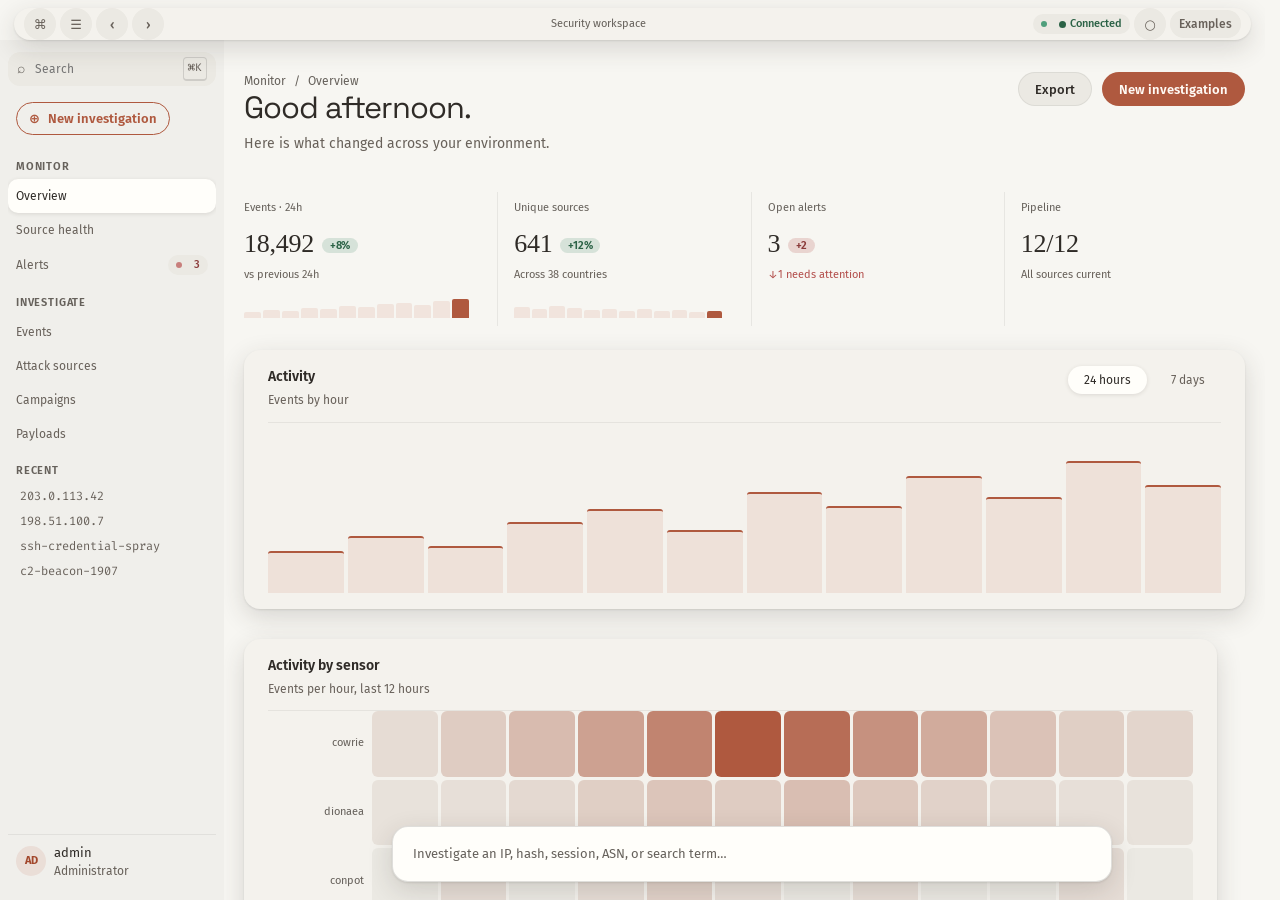
<file: examples/workspace.html>
<!doctype html>
<html lang="en">
<head>
  <link rel="preconnect" href="https://fonts.gstatic.com" crossorigin>
  <link rel="stylesheet" href="https://fonts.googleapis.com/css2?family=Fira+Code:wght@400;500;600;700&family=Fira+Sans:wght@400;500;600;700&family=Space+Grotesk:wght@400;500;600;700&display=swap">
  <meta charset="utf-8">
  <meta name="viewport" content="width=device-width, initial-scale=1">
  <title>Workspace example — Xore Theme</title>
  <link rel="stylesheet" href="../theme.css">
  <link rel="stylesheet" href="examples.css">
  <script src="../theme.js" defer></script>
  <style>
    .workspace-title{display:flex;align-items:flex-start;justify-content:space-between;gap:20px;margin-bottom:24px}
    .workspace-title h1{margin-bottom:6px}
    .workspace-columns{display:grid;grid-template-columns:minmax(0,1.55fr) minmax(260px,.7fr);gap:14px}
    .activity-list{display:grid}
    .activity-item{display:grid;grid-template-columns:82px minmax(0,1fr) auto;gap:12px;padding:12px 0;border-bottom:1px solid var(--border-100)}
    .activity-item:last-child{border-bottom:0}
    /* .mini-chart itself (height, gap, bar color/radius) comes from
       theme.css; this page only wants it taller than the shared default. */
    .mini-chart{height:170px;padding-top:20px}
    @media(max-width:900px){.workspace-columns{grid-template-columns:1fr}}
  </style>
</head>
<body>
  <div class="app-shell">
    <header class="app-toolbar">
      <button class="btn btn-ghost btn-icon" aria-label="Application menu">⌘</button>
      <button class="btn btn-ghost btn-icon" data-nav-toggle aria-expanded="false" aria-controls="workspace-sidebar" aria-label="Toggle navigation">☰</button>
      <button class="btn btn-ghost btn-icon" aria-label="Back">‹</button>
      <button class="btn btn-ghost btn-icon" aria-label="Forward">›</button>
      <div class="app-toolbar__title">Security workspace</div>
      <span class="badge badge--success"><span class="status-dot"></span>Connected</span>
      <button class="btn btn-ghost btn-icon" aria-label="Notifications">○</button>
      <a class="btn btn-ghost btn-sm" href="./">Examples</a>
    </header>

    <aside class="app-sidebar" id="workspace-sidebar">
      <div class="sidebar__search">
        <span aria-hidden="true">⌕</span>
        <input aria-label="Search navigation" placeholder="Search">
        <kbd>⌘K</kbd>
      </div>
      <div class="app-sidebar__body">
        <button class="sidebar__investigate" type="button"><span aria-hidden="true">⊕</span> New investigation</button>
        <div class="sidebar__section-label">Monitor</div>
        <button class="sidebar__item active"><span>Overview</span></button>
        <button class="sidebar__item"><span>Source health</span></button>
        <button class="sidebar__item"><span>Alerts</span><span class="badge badge--danger" style="margin-left:auto">3</span></button>
        <div class="sidebar__section-label">Investigate</div>
        <button class="sidebar__item"><span>Events</span></button>
        <button class="sidebar__item"><span>Attack sources</span></button>
        <button class="sidebar__item"><span>Campaigns</span></button>
        <button class="sidebar__item"><span>Payloads</span></button>
        <div class="sidebar__section-label">Recent</div>
        <!-- .sidebar__recent: the recents rail renders evidence-shaped
             identifiers (IPs, campaign slugs) in the mono face, ellipsized
             when too long -- not .sidebar__item buttons, which are for
             navigation destinations. -->
        <nav class="sidebar__recent" aria-label="Recent investigations">
          <a href="#">203.0.113.42</a>
          <a href="#">198.51.100.7</a>
          <a href="#">ssh-credential-spray</a>
          <a href="#">c2-beacon-1907</a>
        </nav>
      </div>
      <div class="sidebar__profile">
        <span class="avatar">AD</span>
        <div><div class="card__label">admin</div><div class="card__value">Administrator</div></div>
      </div>
    </aside>

    <div class="app-shell__nav-scrim" data-nav-scrim></div>

    <main class="app-main">
      <div class="app-content">
        <div class="workspace-title">
          <div>
            <div class="breadcrumb"><span>Monitor</span><span>/</span><span>Overview</span></div>
            <h1 class="heading-serif">Good afternoon.</h1>
            <p>Here is what changed across your environment.</p>
          </div>
          <div class="showcase-row">
            <button class="btn btn-secondary">Export</button>
            <button class="btn btn-primary">New investigation</button>
          </div>
        </div>

        <!-- KPI tiles carry the two delta primitives: .metric__delta chips
             the period-over-period change against the value, and
             .metric__spark sketches the same series under it. Both sparks
             get their bar heights from --v via the nonced <style> below
             (docs/CSP.md), never an inline height. -->
        <div class="metric-grid">
          <div class="metric">
            <div class="metric__label">Events · 24h</div>
            <div class="metric__value">18,492<span class="metric__delta">+8%</span></div>
            <div class="metric__trend">vs previous 24h</div>
            <div class="metric__spark" id="spark-events" aria-hidden="true"><i></i><i></i><i></i><i></i><i></i><i></i><i></i><i></i><i></i><i></i><i></i><i></i></div>
          </div>
          <div class="metric">
            <div class="metric__label">Unique sources</div>
            <div class="metric__value">641<span class="metric__delta">+12%</span></div>
            <div class="metric__trend">Across 38 countries</div>
            <div class="metric__spark" id="spark-sources" aria-hidden="true"><i></i><i></i><i></i><i></i><i></i><i></i><i></i><i></i><i></i><i></i><i></i><i></i></div>
          </div>
          <div class="metric">
            <div class="metric__label">Open alerts</div>
            <div class="metric__value">3<span class="metric__delta metric__delta--down">+2</span></div>
            <div class="metric__trend metric__trend--down">1 needs attention</div>
          </div>
          <div class="metric">
            <div class="metric__label">Pipeline</div>
            <div class="metric__value">12/12</div>
            <div class="metric__trend">All sources current</div>
          </div>
        </div>

        <div class="workspace-columns" style="margin-top:14px">
          <section class="card">
            <div class="card__row" style="padding-top:0">
              <div><div class="card__title">Activity</div><div class="card__value">Events by hour</div></div>
              <div class="tabs"><button class="tab active">24 hours</button><button class="tab">7 days</button></div>
            </div>
            <div class="mini-chart" aria-label="Example event activity chart">
              <span></span><span></span><span></span><span></span><span></span><span></span>
              <span></span><span></span><span></span><span></span><span></span><span></span>
            </div>
            <!-- Bar heights are set here, not as a style="" attribute on each
                 span above: see docs/CSP.md. This page has no server and no
                 real CSP header, so the nonce below is just illustrative --
                 a real app generates one nonce per request and puts the
                 same value in both this attribute and its
                 Content-Security-Policy header. -->
            <style nonce="__CSP_NONCE__">
              .mini-chart span:nth-child(1) { --v: 28 } .mini-chart span:nth-child(2) { --v: 38 }
              .mini-chart span:nth-child(3) { --v: 31 } .mini-chart span:nth-child(4) { --v: 47 }
              .mini-chart span:nth-child(5) { --v: 56 } .mini-chart span:nth-child(6) { --v: 42 }
              .mini-chart span:nth-child(7) { --v: 67 } .mini-chart span:nth-child(8) { --v: 58 }
              /* KPI sparklines: same --v contract as the chart above. */
              #spark-events i:nth-child(1) { --v: 22 } #spark-events i:nth-child(2) { --v: 30 }
              #spark-events i:nth-child(3) { --v: 26 } #spark-events i:nth-child(4) { --v: 38 }
              #spark-events i:nth-child(5) { --v: 34 } #spark-events i:nth-child(6) { --v: 45 }
              #spark-events i:nth-child(7) { --v: 40 } #spark-events i:nth-child(8) { --v: 52 }
              #spark-events i:nth-child(9) { --v: 58 } #spark-events i:nth-child(10) { --v: 49 }
              #spark-events i:nth-child(11) { --v: 66 } #spark-events i:nth-child(12) { --v: 72 }
              #spark-sources i:nth-child(1) { --v: 40 } #spark-sources i:nth-child(2) { --v: 35 }
              #spark-sources i:nth-child(3) { --v: 44 } #spark-sources i:nth-child(4) { --v: 38 }
              #spark-sources i:nth-child(5) { --v: 30 } #spark-sources i:nth-child(6) { --v: 36 }
              #spark-sources i:nth-child(7) { --v: 28 } #spark-sources i:nth-child(8) { --v: 34 }
              #spark-sources i:nth-child(9) { --v: 26 } #spark-sources i:nth-child(10) { --v: 30 }
              #spark-sources i:nth-child(11) { --v: 24 } #spark-sources i:nth-child(12) { --v: 28 }
              .mini-chart span:nth-child(9) { --v: 78 } .mini-chart span:nth-child(10) { --v: 64 }
              .mini-chart span:nth-child(11) { --v: 88 } .mini-chart span:nth-child(12) { --v: 72 }
            </style>
          </section>
          <section class="card wide">
            <div class="card__row" style="padding-top:0">
              <div><div class="card__title">Activity by sensor</div><div class="card__value">Events per hour, last 12 hours</div></div>
            </div>
            <!-- .heatmap: see docs/CSP.md -- --v per cell comes from this
                 nonced <style> element, addressed by row then column, never
                 a style="" attribute. -->
            <div class="heatmap" aria-label="Example sensor activity heatmap">
              <div class="heatmap__row"><span class="heatmap__label">cowrie</span><div class="heatmap__cells">
                <span class="heatmap__cell" title="09:00 — 4 events"></span><span class="heatmap__cell" title="10:00 — 9 events"></span><span class="heatmap__cell" title="11:00 — 14 events"></span><span class="heatmap__cell" title="12:00 — 22 events"></span><span class="heatmap__cell" title="13:00 — 31 events"></span><span class="heatmap__cell" title="14:00 — 44 events"></span><span class="heatmap__cell" title="15:00 — 38 events"></span><span class="heatmap__cell" title="16:00 — 27 events"></span><span class="heatmap__cell" title="17:00 — 19 events"></span><span class="heatmap__cell" title="18:00 — 12 events"></span><span class="heatmap__cell" title="19:00 — 8 events"></span><span class="heatmap__cell" title="20:00 — 6 events"></span>
              </div></div>
              <div class="heatmap__row"><span class="heatmap__label">dionaea</span><div class="heatmap__cells">
                <span class="heatmap__cell" title="09:00 — 2 events"></span><span class="heatmap__cell" title="10:00 — 3 events"></span><span class="heatmap__cell" title="11:00 — 5 events"></span><span class="heatmap__cell" title="12:00 — 8 events"></span><span class="heatmap__cell" title="13:00 — 11 events"></span><span class="heatmap__cell" title="14:00 — 9 events"></span><span class="heatmap__cell" title="15:00 — 13 events"></span><span class="heatmap__cell" title="16:00 — 10 events"></span><span class="heatmap__cell" title="17:00 — 7 events"></span><span class="heatmap__cell" title="18:00 — 5 events"></span><span class="heatmap__cell" title="19:00 — 3 events"></span><span class="heatmap__cell" title="20:00 — 2 events"></span>
              </div></div>
              <div class="heatmap__row"><span class="heatmap__label">conpot</span><div class="heatmap__cells">
                <span class="heatmap__cell" title="09:00 — 0 events"></span><span class="heatmap__cell" title="10:00 — 1 event"></span><span class="heatmap__cell" title="11:00 — 0 events"></span><span class="heatmap__cell" title="12:00 — 1 event"></span><span class="heatmap__cell" title="13:00 — 2 events"></span><span class="heatmap__cell" title="14:00 — 1 event"></span><span class="heatmap__cell" title="15:00 — 0 events"></span><span class="heatmap__cell" title="16:00 — 1 event"></span><span class="heatmap__cell" title="17:00 — 0 events"></span><span class="heatmap__cell" title="18:00 — 0 events"></span><span class="heatmap__cell" title="19:00 — 1 event"></span><span class="heatmap__cell" title="20:00 — 0 events"></span>
              </div></div>
              <div class="heatmap__row"><span class="heatmap__label">tanner</span><div class="heatmap__cells">
                <span class="heatmap__cell" title="09:00 — 1 event"></span><span class="heatmap__cell" title="10:00 — 2 events"></span><span class="heatmap__cell" title="11:00 — 3 events"></span><span class="heatmap__cell" title="12:00 — 4 events"></span><span class="heatmap__cell" title="13:00 — 6 events"></span><span class="heatmap__cell" title="14:00 — 5 events"></span><span class="heatmap__cell" title="15:00 — 7 events"></span><span class="heatmap__cell" title="16:00 — 4 events"></span><span class="heatmap__cell" title="17:00 — 3 events"></span><span class="heatmap__cell" title="18:00 — 2 events"></span><span class="heatmap__cell" title="19:00 — 1 event"></span><span class="heatmap__cell" title="20:00 — 1 event"></span>
              </div></div>
              <div class="heatmap__row"><span class="heatmap__label">multipot</span><div class="heatmap__cells">
                <span class="heatmap__cell" title="09:00 — 0 events"></span><span class="heatmap__cell" title="10:00 — 0 events"></span><span class="heatmap__cell" title="11:00 — 1 event"></span><span class="heatmap__cell" title="12:00 — 1 event"></span><span class="heatmap__cell" title="13:00 — 2 events"></span><span class="heatmap__cell" title="14:00 — 1 event"></span><span class="heatmap__cell" title="15:00 — 2 events"></span><span class="heatmap__cell" title="16:00 — 1 event"></span><span class="heatmap__cell" title="17:00 — 0 events"></span><span class="heatmap__cell" title="18:00 — 0 events"></span><span class="heatmap__cell" title="19:00 — 0 events"></span><span class="heatmap__cell" title="20:00 — 0 events"></span>
              </div></div>
            </div>
            <style nonce="__CSP_NONCE__">
              .heatmap__row:nth-child(1) .heatmap__cells span:nth-child(1){--v:9}.heatmap__row:nth-child(1) .heatmap__cells span:nth-child(2){--v:20}.heatmap__row:nth-child(1) .heatmap__cells span:nth-child(3){--v:32}.heatmap__row:nth-child(1) .heatmap__cells span:nth-child(4){--v:50}.heatmap__row:nth-child(1) .heatmap__cells span:nth-child(5){--v:70}.heatmap__row:nth-child(1) .heatmap__cells span:nth-child(6){--v:100}.heatmap__row:nth-child(1) .heatmap__cells span:nth-child(7){--v:86}.heatmap__row:nth-child(1) .heatmap__cells span:nth-child(8){--v:61}.heatmap__row:nth-child(1) .heatmap__cells span:nth-child(9){--v:43}.heatmap__row:nth-child(1) .heatmap__cells span:nth-child(10){--v:27}.heatmap__row:nth-child(1) .heatmap__cells span:nth-child(11){--v:18}.heatmap__row:nth-child(1) .heatmap__cells span:nth-child(12){--v:14}
              .heatmap__row:nth-child(2) .heatmap__cells span:nth-child(1){--v:5}.heatmap__row:nth-child(2) .heatmap__cells span:nth-child(2){--v:7}.heatmap__row:nth-child(2) .heatmap__cells span:nth-child(3){--v:11}.heatmap__row:nth-child(2) .heatmap__cells span:nth-child(4){--v:18}.heatmap__row:nth-child(2) .heatmap__cells span:nth-child(5){--v:25}.heatmap__row:nth-child(2) .heatmap__cells span:nth-child(6){--v:20}.heatmap__row:nth-child(2) .heatmap__cells span:nth-child(7){--v:30}.heatmap__row:nth-child(2) .heatmap__cells span:nth-child(8){--v:23}.heatmap__row:nth-child(2) .heatmap__cells span:nth-child(9){--v:16}.heatmap__row:nth-child(2) .heatmap__cells span:nth-child(10){--v:11}.heatmap__row:nth-child(2) .heatmap__cells span:nth-child(11){--v:7}.heatmap__row:nth-child(2) .heatmap__cells span:nth-child(12){--v:5}
              .heatmap__row:nth-child(3) .heatmap__cells span:nth-child(1){--v:0}.heatmap__row:nth-child(3) .heatmap__cells span:nth-child(2){--v:8}.heatmap__row:nth-child(3) .heatmap__cells span:nth-child(3){--v:0}.heatmap__row:nth-child(3) .heatmap__cells span:nth-child(4){--v:8}.heatmap__row:nth-child(3) .heatmap__cells span:nth-child(5){--v:16}.heatmap__row:nth-child(3) .heatmap__cells span:nth-child(6){--v:8}.heatmap__row:nth-child(3) .heatmap__cells span:nth-child(7){--v:0}.heatmap__row:nth-child(3) .heatmap__cells span:nth-child(8){--v:8}.heatmap__row:nth-child(3) .heatmap__cells span:nth-child(9){--v:0}.heatmap__row:nth-child(3) .heatmap__cells span:nth-child(10){--v:0}.heatmap__row:nth-child(3) .heatmap__cells span:nth-child(11){--v:8}.heatmap__row:nth-child(3) .heatmap__cells span:nth-child(12){--v:0}
              .heatmap__row:nth-child(4) .heatmap__cells span:nth-child(1){--v:14}.heatmap__row:nth-child(4) .heatmap__cells span:nth-child(2){--v:28}.heatmap__row:nth-child(4) .heatmap__cells span:nth-child(3){--v:43}.heatmap__row:nth-child(4) .heatmap__cells span:nth-child(4){--v:57}.heatmap__row:nth-child(4) .heatmap__cells span:nth-child(5){--v:86}.heatmap__row:nth-child(4) .heatmap__cells span:nth-child(6){--v:71}.heatmap__row:nth-child(4) .heatmap__cells span:nth-child(7){--v:100}.heatmap__row:nth-child(4) .heatmap__cells span:nth-child(8){--v:57}.heatmap__row:nth-child(4) .heatmap__cells span:nth-child(9){--v:43}.heatmap__row:nth-child(4) .heatmap__cells span:nth-child(10){--v:28}.heatmap__row:nth-child(4) .heatmap__cells span:nth-child(11){--v:14}.heatmap__row:nth-child(4) .heatmap__cells span:nth-child(12){--v:14}
              .heatmap__row:nth-child(5) .heatmap__cells span:nth-child(1){--v:0}.heatmap__row:nth-child(5) .heatmap__cells span:nth-child(2){--v:0}.heatmap__row:nth-child(5) .heatmap__cells span:nth-child(3){--v:14}.heatmap__row:nth-child(5) .heatmap__cells span:nth-child(4){--v:14}.heatmap__row:nth-child(5) .heatmap__cells span:nth-child(5){--v:28}.heatmap__row:nth-child(5) .heatmap__cells span:nth-child(6){--v:14}.heatmap__row:nth-child(5) .heatmap__cells span:nth-child(7){--v:28}.heatmap__row:nth-child(5) .heatmap__cells span:nth-child(8){--v:14}.heatmap__row:nth-child(5) .heatmap__cells span:nth-child(9){--v:0}.heatmap__row:nth-child(5) .heatmap__cells span:nth-child(10){--v:0}.heatmap__row:nth-child(5) .heatmap__cells span:nth-child(11){--v:0}.heatmap__row:nth-child(5) .heatmap__cells span:nth-child(12){--v:0}
              .heatmap__legend .heatmap__cell:nth-of-type(1){--v:0}.heatmap__legend .heatmap__cell:nth-of-type(2){--v:25}.heatmap__legend .heatmap__cell:nth-of-type(3){--v:50}.heatmap__legend .heatmap__cell:nth-of-type(4){--v:75}.heatmap__legend .heatmap__cell:nth-of-type(5){--v:100}
            </style>
            <div class="heatmap__legend" style="margin-top:8px">
              <span>Less</span>
              <span class="heatmap__cell"></span><span class="heatmap__cell"></span><span class="heatmap__cell"></span><span class="heatmap__cell"></span><span class="heatmap__cell"></span>
              <span>More</span>
            </div>
          </section>

          <section class="card wide">
            <div class="card__row" style="padding-top:0">
              <div><div class="card__title">Attack origins</div><div class="card__value">Offline fallback -- no Leaflet on a static example page</div></div>
            </div>
            <div class="map-shell">
              <div class="map-status">showing 6 origins &middot; last 5m</div>
              <div class="map-fallback">
                <div class="map-fallback-note">Interactive map unavailable -- offline geographic fallback</div>
                <svg class="world" viewBox="0 0 1000 450" role="img" aria-label="Attack origins, offline fallback map">
                  <rect class="land" x="70" y="55" width="210" height="150" rx="24"></rect>
                  <rect class="land" x="190" y="230" width="130" height="170" rx="20"></rect>
                  <rect class="land" x="430" y="55" width="110" height="95" rx="16"></rect>
                  <rect class="land" x="430" y="160" width="150" height="220" rx="20"></rect>
                  <rect class="land" x="560" y="45" width="320" height="200" rx="26"></rect>
                  <rect class="land" x="790" y="300" width="120" height="80" rx="18"></rect>
                  <text class="country-label rank-1" x="175" y="130">US</text>
                  <text class="country-label rank-1" x="700" y="140">CN</text>
                  <text class="country-label rank-2" x="490" y="100">DE</text>
                  <a href="#"><circle cx="182" cy="128" r="6"><title>Ashburn, US -- 214 IPs, 1,842 events</title></circle></a>
                  <a href="#"><circle cx="705" cy="142" r="7"><title>Shenzhen, CN -- 301 IPs, 2,910 events</title></circle></a>
                  <a href="#"><circle cx="493" cy="98" r="5"><title>Frankfurt, DE -- 96 IPs, 640 events</title></circle></a>
                  <a href="#"><circle cx="240" cy="300" r="4"><title>São Paulo, BR -- 41 IPs, 205 events</title></circle></a>
                  <a href="#"><circle cx="835" cy="335" r="4"><title>Sydney, AU -- 22 IPs, 88 events</title></circle></a>
                  <a href="#"><circle cx="610" cy="150" r="5"><title>Mumbai, IN -- 67 IPs, 512 events</title></circle></a>
                </svg>
              </div>
            </div>
          </section>

          <section class="card">
            <div class="card__title">Source health</div>
            <div class="card__desc">Last update less than one minute ago.</div>
            <div class="card__row"><span class="card__label">Event stream</span><span class="badge badge--success"><span class="status-dot"></span>Live</span></div>
            <div class="card__row"><span class="card__label">Search archive</span><span class="badge badge--success">Healthy</span></div>
            <div class="card__row"><span class="card__label">Analysis queue</span><span class="badge badge--warning">2 pending</span></div>
          </section>
        </div>

        <section class="card">
          <div class="card__row" style="padding-top:0">
            <div><div class="card__title">Recent events</div><div class="card__value">Balanced across active sources</div></div>
            <button class="btn btn-ghost btn-sm">View all</button>
          </div>
          <div class="activity-list">
            <div class="activity-item"><span class="mono text-muted">12:42:16</span><div><strong>SSH authentication attempt</strong><div class="card__value">203.0.113.42 · admin / password</div></div><span class="badge badge--warning">cowrie</span></div>
            <div class="activity-item"><span class="mono text-muted">12:41:03</span><div><strong>IDS signature matched</strong><div class="card__value">Known scanner user agent</div></div><span class="badge badge--danger">suricata</span></div>
            <div class="activity-item"><span class="mono text-muted">12:38:49</span><div><strong>HTTP path probe</strong><div class="card__value">/.env · 198.51.100.8</div></div><span class="badge badge--info">http</span></div>
          </div>
        </section>
      </div>
    </main>

    <div class="command-bar">
      <input class="form-input" aria-label="Investigation command" placeholder="Investigate an IP, hash, session, ASN, or search term…">
    </div>
  </div>
</body>
</html>
</file>
<file: theme.css>
/*
 * Xore Theme
 * A quiet, warm desktop-productivity interface for self-hosted applications.
 * Framework-free and safe to copy into another repository.
 */

/* Typography is web-loaded, but NOT from here. An @import at the top of the
   main stylesheet is the worst place for it: the browser has to fetch and
   parse this file before it even discovers the import, then fetch the font
   CSS, then the font files — three serial round trips on the critical path,
   repeated on every page load, with first paint of the whole application
   blocked behind a third-party host.

   Consumers add these two lines to <head> instead, so the font CSS is
   discovered immediately and resolves in parallel with this stylesheet:

     <link rel="preconnect" href="https://fonts.gstatic.com" crossorigin>
     <link rel="stylesheet" href="https://fonts.googleapis.com/css2?family=Fira+Code:wght@400;500;600;700&family=Fira+Sans:wght@400;500;600;700&family=Space+Grotesk:wght@400;500;600;700&display=swap">

   The --font-* stacks below carry platform-native fallbacks, so a blocked or
   offline font host degrades rather than breaks. See docs/ADOPTION.md. */


/* ── Mode ──────────────────────────────────────────────────────────────
   :root declares both schemes, so the operating system's preference wins
   by default; [data-theme] pins an explicit choice. Every colour token
   below resolves through light-dark() against this, which is what lets a
   theme be one block instead of the three it used to take (:root for dark,
   [data-theme="light"], and a prefers-color-scheme copy of the second). */
:root { color-scheme: light dark; }
[data-theme="light"] { color-scheme: light; }
[data-theme="dark"] { color-scheme: dark; }

:root {
  /* The semantic status ramp is theme-scoped and lives in the generated
     block below, one set per theme. Each keeps its meaning-bearing hue
     family -- green reads as success, red as danger -- but is nudged toward
     its theme's ground so it sits in the theme rather than on top of it,
     then AA-tuned against that theme's own surfaces. */

  /* Fallback inks drawn on top of saturated or solid fills, where following
     the surface makes no sense. Not fixed values any more (#134): the
     generated blocks below recast both against each theme's actual
     --switch-on paint, because that fill *is* the link colour -- light
     pastels under dark modes -- and fixed white cannot serve as ink there.
     These literals remain what renders if the generated surface is ever
     stripped out, which only helps where light themes' darker fills are
     painted. */
  --control-knob: #ffffff;
  --text-on-status: #ffffff;

  /* Backdrop for artwork that fills its own container -- promo media and
     the auth split aside. Both cover it with an <img>, so what this paints
     is the moment before that image loads, and any letterboxing around it.
     It used to be a single cream value in all three token blocks: a token
     shaped like a theme token that never varied, which flashed a light
     plate into a dark shell. Now it follows the mode, keeping the brand
     cream in light. A theme may override it. */
  --artwork-plate: light-dark(#e9e3d6, #2a2724);
  /* Deprecated alias. Prefer --artwork-plate; kept so consumers reading the
     old name keep working. */
  --artwork-bg: var(--artwork-plate);

  /* ── Elevation geometry ──────────────────────────────────────────────
     The colours are per-theme (see the generated block below); the shape is
     shared. --shadow-inset and --shadow-pill are new: six rules used to
     hardcode rgba(0, 0, 0, ...) box-shadows and so never followed the theme
     at all, which was visibly wrong in light mode long before themes. */
  --shadow-raised: 0 1px 2px var(--shadow-raised-near), 0 8px 26px var(--shadow-raised-far);
  --shadow-dialog: 0 2px 6px var(--shadow-dialog-near), 0 24px 80px var(--shadow-dialog-far);
  --shadow-inset: 0 1px 4px var(--shadow-inset-color);
  --shadow-pill: 0 3px 12px var(--shadow-pill-color);

  /* Design refresh (APIARY design lab, Xore's picks): larger, calmer radii
     in the claude.ai direction. Every consumer shares the shift -- that is
     the point of the refresh, not a side effect. */
  --radius-xs: 6px;
  --radius-control: 12px;
  --radius-panel: 16px;
  --radius-dialog: 24px;
  --radius-pill: 999px;

  /* Xore typography is web-loaded above, with platform-native fallbacks for
     offline or blocked requests. */
  --font-sans: "Fira Sans", "Segoe UI", system-ui, -apple-system, BlinkMacSystemFont, sans-serif;
  --font-display: "Space Grotesk", "Fira Sans", "Segoe UI", system-ui, sans-serif;
  --font-mono: "Fira Code", "SFMono-Regular", "Cascadia Code", "Roboto Mono", ui-monospace, monospace;
  /* Serif voice for humane, claude.ai-style greeting headlines (design
     refresh); platform serifs only, nothing web-loaded. */
  --font-serif: Georgia, "Times New Roman", "DejaVu Serif", serif;
  /* A standard ease-out curve (fast start, gentle settle) rather than the
     linear-ish default `ease` keyword -- every hover/focus/panel transition
     in the theme reads slightly more deliberate with the same durations.
     Exposed on its own so the entrance-animation utilities below (and any
     consumer's own keyframes) can reuse the exact same curve. */
  --ease-out: cubic-bezier(0, 0, 0.2, 1);
  --transition-fast: 120ms var(--ease-out);
  --transition: 160ms var(--ease-out);

  --toolbar-height: 32px;
  --sidebar-width: 224px;
  --sidebar-width-wide: 288px;
  --content-width: 1120px;

  /* Spacing scale — inspired by consistent layout rhythms */
  --space-xs: 4px;
  --space-sm: 8px;
  --space-md: 12px;
  --space-lg: 16px;
  --space-xl: 24px;
  --space-2xl: 32px;
  --space-3xl: 40px;

  /* Typography scale — explicit sizes for predictable hierarchy */
  --font-size-xs: 11px;
  --font-size-caption: 12px;
  --font-size-footnote: 13px;
  --font-size-body: 14px;
  --font-size-lg: 16px;
  --font-size-xl: 18px;

  /* Compatibility aliases used by existing applications. */
  --bg: var(--bg-000);
  --bg-primary: var(--bg-000);
  --bg-secondary: var(--bg-200);
  --green: var(--success);
  --green-subtle: var(--success-soft);
  --blue: var(--info);
  --blue-subtle: var(--info-soft);
  --orange: var(--warning);
  --orange-subtle: var(--warning-soft);
  --red: var(--danger);
  --red-subtle: var(--danger-soft);
  --accent-subtle: var(--accent-soft);
  --radius-sm: var(--radius-xs);
  --radius-md: 8px;
  --shadow-card: none;
  --shadow-modal: var(--shadow-dialog);
}

/* ── Mode-dependent values that are not colours ────────────────────────
   light-dark() takes <color> only, so the handful of tokens whose value is
   a filter or a display keyword still need a per-mode rule. Keeping them as
   *intent* tokens is the point: rules elsewhere read the token instead of
   matching on [data-theme="dark"] themselves, so a theme beyond light/dark
   cannot silently miss them. That is exactly how the Leaflet basemap ended
   up unfiltered and the brand mark ended up wrong outside the two names the
   selectors happened to enumerate. */
:root {
  --basemap-filter: none;
  --theme-art-dark-display: none;
  --theme-art-light-display: block;
}
[data-theme="dark"] {
  --basemap-filter: brightness(0.62) invert(1) contrast(1.25) hue-rotate(180deg) saturate(0.35);
  --theme-art-dark-display: block;
  --theme-art-light-display: none;
}
@media (prefers-color-scheme: dark) {
  :root:not([data-theme]) {
    --basemap-filter: brightness(0.62) invert(1) contrast(1.25) hue-rotate(180deg) saturate(0.35);
    --theme-art-dark-display: block;
    --theme-art-light-display: none;
  }
}

/* >>> GENERATED THEME SURFACES — scripts/gen-themes.mjs — do not edit by hand */
/*
 * Generated — edit scripts/theme-tokens.mjs and re-run
 * `node scripts/gen-themes.mjs`. `node scripts/check-contrast.mjs`
 * enforces WCAG AA across every theme and mode in CI.
 *
 * A theme owns the whole surface: ground, sidebar, toolbar, the surface
 * ramp, borders, the text ramp, elevation and the accent family. The
 * semantic status ramp (success/info/warning/danger/critical) is shared
 * tuned per theme: each status keeps its meaning-bearing hue family
 * (green reads as success, red as danger) but is nudged toward the
 * theme's ground so it sits in the theme rather than on top of it.
 *
 * Mode is decided by color-scheme: :root declares `light dark`, so the
 * system preference wins by default and [data-theme="light"|"dark"]
 * pins it. That is why one block covers both modes.
 *
 * `claude` is the default; its values are byte-identical to the ones
 * that shipped before this block became generated, and the generator
 * asserts that identity on every run.
 */

/* Claude — The default. Warm charcoal and ivory with the copper brand accent — identity values, unchanged. */
:root,
[data-hp-theme="claude"],
[data-hp-palette="claude"] {
  --bg-000: light-dark(#f7f6f2, #20201f);
  --bg-sidebar: light-dark(#f0efeb, #1e1e1c);
  --bg-toolbar: light-dark(#f5f4f0, #242422);
  --bg-100: light-dark(#fbfaf7, #242422);
  --bg-200: light-dark(#f4f2ed, #2c2c2a);
  --bg-300: light-dark(#ebe9e3, #343432);
  --bg-400: light-dark(#e1dfd8, #3d3d3b);
  --bg-500: light-dark(#e9e7e1, #42423f);
  --bg-raised: light-dark(#fffefa, #383835);
  --border-100: light-dark(rgba(34, 31, 28, 0.07), rgba(255, 255, 255, 0.05));
  --border-200: light-dark(rgba(34, 31, 28, 0.14), rgba(255, 255, 255, 0.11));
  --border-focus: light-dark(#af593f, #db7d5f);
  --text-000: light-dark(#2f2b27, #e9e6df);
  --text-100: light-dark(#68615a, #a8a49c);
  --text-200: light-dark(#66615b, #a5a9a6);
  --text-300: light-dark(#aaa49d, #68635e);
  --accent: light-dark(#af593f, #d97757);
  --accent-hover: light-dark(#a34d35, #e18768);
  --accent-pressed: light-dark(#93422d, #c9684b);
  --accent-soft: light-dark(rgba(199, 101, 72, 0.12), rgba(217, 119, 87, 0.14));
  --accent-text-on-soft: light-dark(#a2472b, #e38f74);
  --text-on-accent: light-dark(#fffaf5, #211a17);
  --text-link: light-dark(#9b4f3a, #de866b);
  --text-link-hover: light-dark(#854432, #e49a84);
  --switch-on: light-dark(#9b4f3a, #de866b);
  --text-on-status: light-dark(#ffffff, #1c1613);
  --control-knob: light-dark(#ffffff, #1c1613);
  --btn-inverted-bg: light-dark(#262421, #f5f4ef);
  --btn-inverted-bg-hover: light-dark(#151412, #ffffff);
  --btn-inverted-text: light-dark(#f5f4ef, #161513);
  --overlay-bg: light-dark(rgba(34, 31, 28, 0.36), rgba(0, 0, 0, 0.5));
  --success: light-dark(#3f8764, #79c99e);
  --success-soft: light-dark(rgba(63, 135, 100, 0.18), rgba(121, 201, 158, 0.2));
  --success-text-on-soft: light-dark(#2b6246, #8dcfad);
  --success-badge-fill: light-dark(#4f9f7c, #79c99e);
  --info: light-dark(#487eaa, #78a9d4);
  --info-soft: light-dark(rgba(72, 126, 170, 0.18), rgba(120, 169, 212, 0.2));
  --info-text-on-soft: light-dark(#335a7a, #a0c0de);
  --info-badge-fill: light-dark(#6795c0, #78a9d4);
  --warning: light-dark(#9b6b25, #deb36a);
  --warning-soft: light-dark(rgba(155, 107, 37, 0.19), rgba(222, 179, 106, 0.21));
  --warning-text-on-soft: light-dark(#734d1b, #e4bf82);
  --warning-badge-fill: light-dark(#bf862e, #deb36a);
  --danger: light-dark(#b34f4c, #dc7774);
  --danger-soft: light-dark(rgba(179, 79, 76, 0.2), rgba(220, 119, 116, 0.21));
  --danger-text-on-soft: light-dark(#8b3b3a, #e8a7a4);
  --danger-badge-fill: light-dark(#c87f7c, #dc7774);
  --critical: light-dark(#c53030, #ff5c5c);
  --critical-soft: light-dark(rgba(197, 48, 48, 0.13), rgba(255, 92, 92, 0.16));
  --critical-text-on-soft: light-dark(#a92929, #ff8e8e);
  --terminal-bg: light-dark(#474336, #181817);
  --terminal-fg: light-dark(#e6e6e6, #e9e6df);
  --framebuffer-bg: light-dark(#3e3b2f, #101010);
  --diagram-plate: #ffffff;
  --shadow-raised-near: light-dark(rgba(48, 42, 36, 0.11), rgba(0, 0, 0, 0.18));
  --shadow-raised-far: light-dark(rgba(48, 42, 36, 0.16), rgba(0, 0, 0, 0.24));
  --shadow-dialog-near: light-dark(rgba(48, 42, 36, 0.12), rgba(0, 0, 0, 0.3));
  --shadow-dialog-far: light-dark(rgba(48, 42, 36, 0.19), rgba(0, 0, 0, 0.52));
  --shadow-inset-color: light-dark(rgba(48, 42, 36, 0.12), rgba(0, 0, 0, 0.18));
  --shadow-pill-color: light-dark(rgba(48, 42, 36, 0.16), rgba(0, 0, 0, 0.24));
}

/* Slate — Cool zinc/slate neutrals — the dominant direction for technology products. */
[data-hp-theme="slate"],
[data-hp-palette="slate"] {
  --bg-000: light-dark(#f2f4f7, #1d1f22);
  --bg-sidebar: light-dark(#ebedf0, #171c23);
  --bg-toolbar: light-dark(#f0f2f5, #1d2229);
  --bg-100: light-dark(#f7f9fb, #1d2229);
  --bg-200: light-dark(#edf0f4, #252a31);
  --bg-300: light-dark(#e3e7eb, #2d3239);
  --bg-400: light-dark(#d8dce1, #363b42);
  --bg-500: light-dark(#e1e5e9, #383f49);
  --bg-raised: light-dark(#fafcff, #2e353f);
  --border-100: light-dark(rgba(28, 31, 34, 0.07), rgba(255, 255, 255, 0.05));
  --border-200: light-dark(rgba(28, 31, 34, 0.14), rgba(255, 255, 255, 0.11));
  --border-focus: light-dark(#44618a, #8aa2c0);
  --text-000: light-dark(#272b2f, #dfe3e9);
  --text-100: light-dark(#5a6068, #a2a7ac);
  --text-200: light-dark(#5b6066, #a5a7a9);
  --text-300: light-dark(#9da3aa, #5e6268);
  --accent: light-dark(#44618a, #8aa2c0);
  --accent-hover: light-dark(#3d577c, #9bafc9);
  --accent-pressed: light-dark(#374e6f, #7995b7);
  --accent-soft: light-dark(rgba(68, 97, 138, 0.13), rgba(138, 162, 192, 0.16));
  --accent-text-on-soft: light-dark(#3e5b81, #9cb4cc);
  --text-on-accent: light-dark(#ffffff, #1c1613);
  --text-link: light-dark(#44618a, #8aa2c0);
  --text-link-hover: light-dark(#3a5376, #9eb2cb);
  --switch-on: light-dark(#44618a, #8aa2c0);
  --text-on-status: light-dark(#ffffff, #1c1613);
  --control-knob: light-dark(#ffffff, #1c1613);
  --btn-inverted-bg: light-dark(#212326, #eff2f5);
  --btn-inverted-bg-hover: light-dark(#121315, #ffffff);
  --btn-inverted-text: light-dark(#eff2f5, #131416);
  --overlay-bg: light-dark(rgba(28, 31, 34, 0.36), rgba(0, 0, 0, 0.5));
  --success: light-dark(#3f8764, #79c99e);
  --success-soft: light-dark(rgba(63, 135, 100, 0.18), rgba(121, 201, 158, 0.2));
  --success-text-on-soft: light-dark(#295e43, #89ceaa);
  --success-badge-fill: light-dark(#4f9f7c, #79c99e);
  --info: light-dark(#487eaa, #78a9d4);
  --info-soft: light-dark(rgba(72, 126, 170, 0.18), rgba(120, 169, 212, 0.2));
  --info-text-on-soft: light-dark(#335a7a, #9cbedd);
  --info-badge-fill: light-dark(#6795c0, #78a9d4);
  --warning: light-dark(#9b6b25, #deb36a);
  --warning-soft: light-dark(rgba(155, 107, 37, 0.19), rgba(222, 179, 106, 0.21));
  --warning-text-on-soft: light-dark(#734d1b, #e2bb7a);
  --warning-badge-fill: light-dark(#bf862e, #deb36a);
  --danger: light-dark(#b34f4c, #dc7774);
  --danger-soft: light-dark(rgba(179, 79, 76, 0.2), rgba(220, 119, 116, 0.21));
  --danger-text-on-soft: light-dark(#873938, #e7a3a0);
  --danger-badge-fill: light-dark(#c87f7c, #dc7774);
  --critical: light-dark(#c53030, #ff5c5c);
  --critical-soft: light-dark(rgba(197, 48, 48, 0.13), rgba(255, 92, 92, 0.16));
  --critical-text-on-soft: light-dark(#a52828, #ff8989);
  --terminal-bg: light-dark(#363d47, #13171c);
  --terminal-fg: light-dark(#e6e6e6, #dfe3e9);
  --framebuffer-bg: light-dark(#2f363e, #0d1013);
  --diagram-plate: #ffffff;
  --shadow-raised-near: light-dark(rgba(36, 41, 48, 0.11), rgba(0, 0, 0, 0.18));
  --shadow-raised-far: light-dark(rgba(36, 41, 48, 0.16), rgba(0, 0, 0, 0.24));
  --shadow-dialog-near: light-dark(rgba(36, 41, 48, 0.12), rgba(0, 0, 0, 0.3));
  --shadow-dialog-far: light-dark(rgba(36, 41, 48, 0.19), rgba(0, 0, 0, 0.52));
  --shadow-inset-color: light-dark(rgba(36, 41, 48, 0.12), rgba(0, 0, 0, 0.18));
  --shadow-pill-color: light-dark(rgba(36, 41, 48, 0.16), rgba(0, 0, 0, 0.24));
}

/* Sage — Olive and stone — the earth-tone direction, calm and low-fatigue. */
[data-hp-theme="sage"],
[data-hp-palette="sage"] {
  --bg-000: light-dark(#f2f7f2, #1d221e);
  --bg-sidebar: light-dark(#ebf0eb, #182219);
  --bg-toolbar: light-dark(#f0f5f0, #1e281f);
  --bg-100: light-dark(#f7fbf7, #1e281f);
  --bg-200: light-dark(#edf4ed, #263027);
  --bg-300: light-dark(#e3ebe3, #2e382f);
  --bg-400: light-dark(#d8e1d9, #374138);
  --bg-500: light-dark(#e1e9e1, #39483a);
  --bg-raised: light-dark(#fafffa, #2f3e31);
  --border-100: light-dark(rgba(28, 34, 28, 0.07), rgba(255, 255, 255, 0.05));
  --border-200: light-dark(rgba(28, 34, 28, 0.14), rgba(255, 255, 255, 0.11));
  --border-focus: light-dark(#4d7a42, #8fb27b);
  --text-000: light-dark(#272f27, #dfe9e0);
  --text-100: light-dark(#566256, #abb2ac);
  --text-200: light-dark(#596359, #aeb1ae);
  --text-300: light-dark(#9daa9d, #5e685f);
  --accent: light-dark(#4d7a42, #8fb27b);
  --accent-hover: light-dark(#456d3b, #9dbb8b);
  --accent-pressed: light-dark(#3c6034, #81a96b);
  --accent-soft: light-dark(rgba(77, 122, 66, 0.13), rgba(143, 178, 123, 0.16));
  --accent-text-on-soft: light-dark(#3f6534, #a4c090);
  --text-on-accent: light-dark(#ffffff, #1c1613);
  --text-link: light-dark(#456e3a, #8fb27b);
  --text-link-hover: light-dark(#385a2f, #9fbd8e);
  --switch-on: light-dark(#456e3a, #8fb27b);
  --text-on-status: light-dark(#ffffff, #1c1613);
  --control-knob: light-dark(#ffffff, #1c1613);
  --btn-inverted-bg: light-dark(#212621, #eff5f0);
  --btn-inverted-bg-hover: light-dark(#121512, #ffffff);
  --btn-inverted-text: light-dark(#eff5ef, #131613);
  --overlay-bg: light-dark(rgba(28, 34, 28, 0.36), rgba(0, 0, 0, 0.5));
  --success: light-dark(#3f8764, #79c99e);
  --success-soft: light-dark(rgba(63, 135, 100, 0.18), rgba(121, 201, 158, 0.2));
  --success-text-on-soft: light-dark(#2b6246, #91d1b0);
  --success-badge-fill: light-dark(#4f9f7c, #79c99e);
  --info: light-dark(#487eaa, #78a9d4);
  --info-soft: light-dark(rgba(72, 126, 170, 0.18), rgba(120, 169, 212, 0.2));
  --info-text-on-soft: light-dark(#335a7a, #a4c3df);
  --info-badge-fill: light-dark(#6795c0, #78a9d4);
  --warning: light-dark(#9b6b25, #deb36a);
  --warning-soft: light-dark(rgba(155, 107, 37, 0.19), rgba(222, 179, 106, 0.21));
  --warning-text-on-soft: light-dark(#734d1b, #e5c186);
  --warning-badge-fill: light-dark(#bf862e, #deb36a);
  --danger: light-dark(#b34f4c, #dc7774);
  --danger-soft: light-dark(rgba(179, 79, 76, 0.2), rgba(220, 119, 116, 0.21));
  --danger-text-on-soft: light-dark(#8b3b3a, #e9aba8);
  --danger-badge-fill: light-dark(#c87f7c, #dc7774);
  --critical: light-dark(#c53030, #ff5c5c);
  --critical-soft: light-dark(rgba(197, 48, 48, 0.13), rgba(255, 92, 92, 0.16));
  --critical-text-on-soft: light-dark(#a52828, #ff9393);
  --terminal-bg: light-dark(#364738, #141b15);
  --terminal-fg: light-dark(#e6e6e6, #dfe9e0);
  --framebuffer-bg: light-dark(#2f3e31, #0d120e);
  --diagram-plate: #ffffff;
  --shadow-raised-near: light-dark(rgba(36, 48, 36, 0.11), rgba(0, 0, 0, 0.18));
  --shadow-raised-far: light-dark(rgba(36, 48, 36, 0.16), rgba(0, 0, 0, 0.24));
  --shadow-dialog-near: light-dark(rgba(36, 48, 36, 0.12), rgba(0, 0, 0, 0.3));
  --shadow-dialog-far: light-dark(rgba(36, 48, 36, 0.19), rgba(0, 0, 0, 0.52));
  --shadow-inset-color: light-dark(rgba(36, 48, 36, 0.12), rgba(0, 0, 0, 0.18));
  --shadow-pill-color: light-dark(rgba(36, 48, 36, 0.16), rgba(0, 0, 0, 0.24));
}

/* Lavender — Digital lavender on a cool violet-grey ground. */
[data-hp-theme="lavender"],
[data-hp-palette="lavender"] {
  --bg-000: light-dark(#f4f2f7, #1f1d22);
  --bg-sidebar: light-dark(#edebf0, #1c1822);
  --bg-toolbar: light-dark(#f2f0f5, #221e28);
  --bg-100: light-dark(#f8f7fb, #221e28);
  --bg-200: light-dark(#efeef3, #2a2630);
  --bg-300: light-dark(#e6e4ea, #322e38);
  --bg-400: light-dark(#dbd9e0, #3b3741);
  --bg-500: light-dark(#e4e2e8, #3e3849);
  --bg-raised: light-dark(#fcfaff, #342e3f);
  --border-100: light-dark(rgba(30, 28, 34, 0.07), rgba(255, 255, 255, 0.05));
  --border-200: light-dark(rgba(30, 28, 34, 0.14), rgba(255, 255, 255, 0.11));
  --border-focus: light-dark(#6d4fc4, #ab93e3);
  --text-000: light-dark(#29272f, #e3dfe9);
  --text-100: light-dark(#5e5a68, #a6a2ac);
  --text-200: light-dark(#5e5b66, #a6a5a9);
  --text-300: light-dark(#a19daa, #625e68);
  --accent: light-dark(#6d4fc4, #ab93e3);
  --accent-hover: light-dark(#6040bf, #bba7e8);
  --accent-pressed: light-dark(#593baf, #9b7fde);
  --accent-soft: light-dark(rgba(109, 79, 196, 0.13), rgba(171, 147, 227, 0.16));
  --accent-text-on-soft: light-dark(#613fc0, #baa7e8);
  --text-on-accent: light-dark(#ffffff, #1c1613);
  --text-link: light-dark(#6d4fc4, #ab93e3);
  --text-link-hover: light-dark(#5d3db7, #beabe9);
  --switch-on: light-dark(#6d4fc4, #ab93e3);
  --text-on-status: light-dark(#ffffff, #1c1613);
  --control-knob: light-dark(#ffffff, #1c1613);
  --btn-inverted-bg: light-dark(#232126, #f1eff5);
  --btn-inverted-bg-hover: light-dark(#131215, #ffffff);
  --btn-inverted-text: light-dark(#f1eff5, #141316);
  --overlay-bg: light-dark(rgba(30, 28, 34, 0.36), rgba(0, 0, 0, 0.5));
  --success: light-dark(#3f8764, #79c99e);
  --success-soft: light-dark(rgba(63, 135, 100, 0.18), rgba(121, 201, 158, 0.2));
  --success-text-on-soft: light-dark(#295e43, #81cba4);
  --success-badge-fill: light-dark(#4f9f7c, #79c99e);
  --info: light-dark(#487eaa, #78a9d4);
  --info-soft: light-dark(rgba(72, 126, 170, 0.18), rgba(120, 169, 212, 0.2));
  --info-text-on-soft: light-dark(#335a7a, #98bbdc);
  --info-badge-fill: light-dark(#6795c0, #78a9d4);
  --warning: light-dark(#9b6b25, #deb36a);
  --warning-soft: light-dark(rgba(155, 107, 37, 0.19), rgba(222, 179, 106, 0.21));
  --warning-text-on-soft: light-dark(#734d1b, #e1b976);
  --warning-badge-fill: light-dark(#bf862e, #deb36a);
  --danger: light-dark(#b34f4c, #dc7774);
  --danger-soft: light-dark(rgba(179, 79, 76, 0.2), rgba(220, 119, 116, 0.21));
  --danger-text-on-soft: light-dark(#873938, #e7a3a0);
  --danger-badge-fill: light-dark(#c87f7c, #dc7774);
  --critical: light-dark(#c53030, #ff5c5c);
  --critical-soft: light-dark(rgba(197, 48, 48, 0.13), rgba(255, 92, 92, 0.16));
  --critical-text-on-soft: light-dark(#a52828, #ff8989);
  --terminal-bg: light-dark(#3c3845, #17141b);
  --terminal-fg: light-dark(#e6e6e6, #e3dfe9);
  --framebuffer-bg: light-dark(#35313d, #100d12);
  --diagram-plate: #ffffff;
  --shadow-raised-near: light-dark(rgba(40, 36, 48, 0.11), rgba(0, 0, 0, 0.18));
  --shadow-raised-far: light-dark(rgba(40, 36, 48, 0.16), rgba(0, 0, 0, 0.24));
  --shadow-dialog-near: light-dark(rgba(40, 36, 48, 0.12), rgba(0, 0, 0, 0.3));
  --shadow-dialog-far: light-dark(rgba(40, 36, 48, 0.19), rgba(0, 0, 0, 0.52));
  --shadow-inset-color: light-dark(rgba(40, 36, 48, 0.12), rgba(0, 0, 0, 0.18));
  --shadow-pill-color: light-dark(rgba(40, 36, 48, 0.16), rgba(0, 0, 0, 0.24));
}

/* Lime — Fintech lime against cool whites — bright and dashboard-first, the ground stays crisp. */
[data-hp-theme="lime"],
[data-hp-palette="lime"] {
  --bg-000: light-dark(#f7f8f1, #21221d);
  --bg-sidebar: light-dark(#f0f1ea, #1f2218);
  --bg-toolbar: light-dark(#f5f6ef, #25281e);
  --bg-100: light-dark(#fbfcf6, #25281e);
  --bg-200: light-dark(#f3f5ec, #2d3026);
  --bg-300: light-dark(#eaede1, #35382e);
  --bg-400: light-dark(#e0e3d6, #3e4137);
  --bg-500: light-dark(#e8ebdf, #444839);
  --bg-raised: light-dark(#fefffa, #3a3e2f);
  --border-100: light-dark(rgba(33, 34, 28, 0.07), rgba(255, 255, 255, 0.05));
  --border-200: light-dark(rgba(33, 34, 28, 0.14), rgba(255, 255, 255, 0.11));
  --border-focus: light-dark(#5f7d1f, #b3cf5a);
  --text-000: light-dark(#2d2f27, #e6e9df);
  --text-100: light-dark(#5f6256, #b0b2ab);
  --text-200: light-dark(#616359, #b1b1ae);
  --text-300: light-dark(#a7aa9d, #65685e);
  --accent: light-dark(#5f7d1f, #b3cf5a);
  --accent-hover: light-dark(#536d1b, #bcd56e);
  --accent-pressed: light-dark(#465c17, #aac946);
  --accent-soft: light-dark(rgba(95, 125, 31, 0.13), rgba(179, 207, 90, 0.16));
  --accent-text-on-soft: light-dark(#4d6519, #b3cf5a);
  --text-on-accent: light-dark(#ffffff, #1c1613);
  --text-link: light-dark(#536d1b, #b3cf5a);
  --text-link-hover: light-dark(#405415, #bed672);
  --switch-on: light-dark(#536d1b, #b3cf5a);
  --text-on-status: light-dark(#ffffff, #1c1613);
  --control-knob: light-dark(#ffffff, #1c1613);
  --btn-inverted-bg: light-dark(#252621, #f3f5ef);
  --btn-inverted-bg-hover: light-dark(#141512, #ffffff);
  --btn-inverted-text: light-dark(#f4f5ef, #151613);
  --overlay-bg: light-dark(rgba(33, 34, 28, 0.36), rgba(0, 0, 0, 0.5));
  --success: light-dark(#3f8764, #79c99e);
  --success-soft: light-dark(rgba(63, 135, 100, 0.18), rgba(121, 201, 158, 0.2));
  --success-text-on-soft: light-dark(#2b6246, #95d3b3);
  --success-badge-fill: light-dark(#4f9f7c, #79c99e);
  --info: light-dark(#487eaa, #78a9d4);
  --info-soft: light-dark(rgba(72, 126, 170, 0.18), rgba(120, 169, 212, 0.2));
  --info-text-on-soft: light-dark(#355d7e, #a4c3df);
  --info-badge-fill: light-dark(#6795c0, #78a9d4);
  --warning: light-dark(#9b6b25, #deb36a);
  --warning-soft: light-dark(rgba(155, 107, 37, 0.19), rgba(222, 179, 106, 0.21));
  --warning-text-on-soft: light-dark(#77501c, #e6c38a);
  --warning-badge-fill: light-dark(#bf862e, #deb36a);
  --danger: light-dark(#b34f4c, #dc7774);
  --danger-soft: light-dark(rgba(179, 79, 76, 0.2), rgba(220, 119, 116, 0.21));
  --danger-text-on-soft: light-dark(#8b3b3a, #e9aba8);
  --danger-badge-fill: light-dark(#c87f7c, #dc7774);
  --critical: light-dark(#c53030, #ff5c5c);
  --critical-soft: light-dark(rgba(197, 48, 48, 0.13), rgba(255, 92, 92, 0.16));
  --critical-text-on-soft: light-dark(#a92929, #ff9393);
  --terminal-bg: light-dark(#454a33, #191b14);
  --terminal-fg: light-dark(#e6e6e6, #e6e9df);
  --framebuffer-bg: light-dark(#3d412d, #11120d);
  --diagram-plate: #ffffff;
  --shadow-raised-near: light-dark(rgba(46, 48, 36, 0.11), rgba(0, 0, 0, 0.18));
  --shadow-raised-far: light-dark(rgba(46, 48, 36, 0.16), rgba(0, 0, 0, 0.24));
  --shadow-dialog-near: light-dark(rgba(46, 48, 36, 0.12), rgba(0, 0, 0, 0.3));
  --shadow-dialog-far: light-dark(rgba(46, 48, 36, 0.19), rgba(0, 0, 0, 0.52));
  --shadow-inset-color: light-dark(rgba(46, 48, 36, 0.12), rgba(0, 0, 0, 0.18));
  --shadow-pill-color: light-dark(rgba(46, 48, 36, 0.16), rgba(0, 0, 0, 0.24));
}

/* Amber — Sandstone and warm sand — pushed distinctly warmer and drier than the default. */
[data-hp-theme="amber"],
[data-hp-palette="amber"] {
  --bg-000: light-dark(#faf5ef, #23201c);
  --bg-sidebar: light-dark(#f3efe8, #231e17);
  --bg-toolbar: light-dark(#f8f3ed, #2a241d);
  --bg-100: light-dark(#fdfaf5, #2a241d);
  --bg-200: light-dark(#f8f2ea, #322c25);
  --bg-300: light-dark(#efe9df, #3a342d);
  --bg-400: light-dark(#e5ded4, #433d35);
  --bg-500: light-dark(#ede7dd, #4a4137);
  --bg-raised: light-dark(#fffdfa, #40372d);
  --border-100: light-dark(rgba(34, 32, 28, 0.07), rgba(255, 255, 255, 0.05));
  --border-200: light-dark(rgba(34, 32, 28, 0.14), rgba(255, 255, 255, 0.11));
  --border-focus: light-dark(#96690e, #d9a842);
  --text-000: light-dark(#2f2c27, #e9e4df);
  --text-100: light-dark(#655f58, #b0aea8);
  --text-200: light-dark(#635f59, #aeadab);
  --text-300: light-dark(#aaa59d, #68645e);
  --accent: light-dark(#96690e, #d9a842);
  --accent-hover: light-dark(#835c0c, #ddb257);
  --accent-pressed: light-dark(#714f0b, #d59e2d);
  --accent-soft: light-dark(rgba(150, 105, 14, 0.13), rgba(217, 168, 66, 0.16));
  --accent-text-on-soft: light-dark(#73540d, #deb256);
  --text-on-accent: light-dark(#ffffff, #1c1613);
  --text-link: light-dark(#825d0e, #d9a842);
  --text-link-hover: light-dark(#66490b, #deb45b);
  --switch-on: light-dark(#825d0e, #d9a842);
  --text-on-status: light-dark(#ffffff, #1c1613);
  --control-knob: light-dark(#ffffff, #1c1613);
  --btn-inverted-bg: light-dark(#262421, #f5f2ef);
  --btn-inverted-bg-hover: light-dark(#151412, #ffffff);
  --btn-inverted-text: light-dark(#f5f3ef, #161513);
  --overlay-bg: light-dark(rgba(34, 32, 28, 0.36), rgba(0, 0, 0, 0.5));
  --success: light-dark(#3f8764, #79c99e);
  --success-soft: light-dark(rgba(63, 135, 100, 0.18), rgba(121, 201, 158, 0.2));
  --success-text-on-soft: light-dark(#2b6246, #91d1b0);
  --success-badge-fill: light-dark(#4f9f7c, #79c99e);
  --info: light-dark(#487eaa, #78a9d4);
  --info-soft: light-dark(rgba(72, 126, 170, 0.18), rgba(120, 169, 212, 0.2));
  --info-text-on-soft: light-dark(#335a7a, #a0c0de);
  --info-badge-fill: light-dark(#6795c0, #78a9d4);
  --warning: light-dark(#9b6b25, #deb36a);
  --warning-soft: light-dark(rgba(155, 107, 37, 0.19), rgba(222, 179, 106, 0.21));
  --warning-text-on-soft: light-dark(#734d1b, #e5c186);
  --warning-badge-fill: light-dark(#bf862e, #deb36a);
  --danger: light-dark(#b34f4c, #dc7774);
  --danger-soft: light-dark(rgba(179, 79, 76, 0.2), rgba(220, 119, 116, 0.21));
  --danger-text-on-soft: light-dark(#8b3b3a, #e9aba8);
  --danger-badge-fill: light-dark(#c87f7c, #dc7774);
  --critical: light-dark(#c53030, #ff5c5c);
  --critical-soft: light-dark(rgba(197, 48, 48, 0.13), rgba(255, 92, 92, 0.16));
  --critical-text-on-soft: light-dark(#a92929, #ff9393);
  --terminal-bg: light-dark(#4e412f, #1c1814);
  --terminal-fg: light-dark(#e6e6e6, #e9e4df);
  --framebuffer-bg: light-dark(#443929, #13100e);
  --diagram-plate: #ffffff;
  --shadow-raised-near: light-dark(rgba(48, 43, 36, 0.11), rgba(0, 0, 0, 0.18));
  --shadow-raised-far: light-dark(rgba(48, 43, 36, 0.16), rgba(0, 0, 0, 0.24));
  --shadow-dialog-near: light-dark(rgba(48, 43, 36, 0.12), rgba(0, 0, 0, 0.3));
  --shadow-dialog-far: light-dark(rgba(48, 43, 36, 0.19), rgba(0, 0, 0, 0.52));
  --shadow-inset-color: light-dark(rgba(48, 43, 36, 0.12), rgba(0, 0, 0, 0.18));
  --shadow-pill-color: light-dark(rgba(48, 43, 36, 0.16), rgba(0, 0, 0, 0.24));
}

/* Ocean — Cool marine blue on a crisp blue-grey ground. */
[data-hp-theme="ocean"],
[data-hp-palette="ocean"] {
  --bg-000: light-dark(#f2f5f7, #1d2022);
  --bg-sidebar: light-dark(#ebeef0, #171f23);
  --bg-toolbar: light-dark(#f0f3f5, #1d2529);
  --bg-100: light-dark(#f7f9fb, #1d2529);
  --bg-200: light-dark(#edf1f4, #252d31);
  --bg-300: light-dark(#e3e8eb, #2d3539);
  --bg-400: light-dark(#d8dee1, #363e42);
  --bg-500: light-dark(#e1e6e9, #384349);
  --bg-raised: light-dark(#fafdff, #2e393f);
  --border-100: light-dark(rgba(28, 32, 34, 0.07), rgba(255, 255, 255, 0.05));
  --border-200: light-dark(rgba(28, 32, 34, 0.14), rgba(255, 255, 255, 0.11));
  --border-focus: light-dark(#1f6fa8, #55a7d8);
  --text-000: light-dark(#272c2f, #dfe6e9);
  --text-100: light-dark(#586065, #a8aeb0);
  --text-200: light-dark(#595f63, #a8abab);
  --text-300: light-dark(#9da5aa, #5e6568);
  --accent: light-dark(#1f6fa8, #55a7d8);
  --accent-hover: light-dark(#1c6497, #6ab2dd);
  --accent-pressed: light-dark(#195886, #409cd3);
  --accent-soft: light-dark(rgba(31, 111, 168, 0.13), rgba(85, 167, 216, 0.16));
  --accent-text-on-soft: light-dark(#195d90, #7dbbe2);
  --text-on-accent: light-dark(#ffffff, #1c1613);
  --text-link: light-dark(#1d69a0, #55a7d8);
  --text-link-hover: light-dark(#185886, #6eb4de);
  --switch-on: light-dark(#1d69a0, #55a7d8);
  --text-on-status: light-dark(#ffffff, #1c1613);
  --control-knob: light-dark(#ffffff, #1c1613);
  --btn-inverted-bg: light-dark(#212426, #eff3f5);
  --btn-inverted-bg-hover: light-dark(#121415, #ffffff);
  --btn-inverted-text: light-dark(#eff3f5, #131516);
  --overlay-bg: light-dark(rgba(28, 32, 34, 0.36), rgba(0, 0, 0, 0.5));
  --success: light-dark(#3f8764, #79c99e);
  --success-soft: light-dark(rgba(63, 135, 100, 0.18), rgba(121, 201, 158, 0.2));
  --success-text-on-soft: light-dark(#2b6246, #8dcfad);
  --success-badge-fill: light-dark(#4f9f7c, #79c99e);
  --info: light-dark(#487eaa, #78a9d4);
  --info-soft: light-dark(rgba(72, 126, 170, 0.18), rgba(120, 169, 212, 0.2));
  --info-text-on-soft: light-dark(#335a7a, #a0c0de);
  --info-badge-fill: light-dark(#6795c0, #78a9d4);
  --warning: light-dark(#9b6b25, #deb36a);
  --warning-soft: light-dark(rgba(155, 107, 37, 0.19), rgba(222, 179, 106, 0.21));
  --warning-text-on-soft: light-dark(#734d1b, #e4bf82);
  --warning-badge-fill: light-dark(#bf862e, #deb36a);
  --danger: light-dark(#b34f4c, #dc7774);
  --danger-soft: light-dark(rgba(179, 79, 76, 0.2), rgba(220, 119, 116, 0.21));
  --danger-text-on-soft: light-dark(#8b3b3a, #e8a7a4);
  --danger-badge-fill: light-dark(#c87f7c, #dc7774);
  --critical: light-dark(#c53030, #ff5c5c);
  --critical-soft: light-dark(rgba(197, 48, 48, 0.13), rgba(255, 92, 92, 0.16));
  --critical-text-on-soft: light-dark(#a52828, #ff8e8e);
  --terminal-bg: light-dark(#364147, #13191c);
  --terminal-fg: light-dark(#e6e6e6, #dfe6e9);
  --framebuffer-bg: light-dark(#2f393e, #0d1113);
  --diagram-plate: #ffffff;
  --shadow-raised-near: light-dark(rgba(36, 44, 48, 0.11), rgba(0, 0, 0, 0.18));
  --shadow-raised-far: light-dark(rgba(36, 44, 48, 0.16), rgba(0, 0, 0, 0.24));
  --shadow-dialog-near: light-dark(rgba(36, 44, 48, 0.12), rgba(0, 0, 0, 0.3));
  --shadow-dialog-far: light-dark(rgba(36, 44, 48, 0.19), rgba(0, 0, 0, 0.52));
  --shadow-inset-color: light-dark(rgba(36, 44, 48, 0.12), rgba(0, 0, 0, 0.18));
  --shadow-pill-color: light-dark(rgba(36, 44, 48, 0.16), rgba(0, 0, 0, 0.24));
}

/* Rose — Muted rose against a warm blush-grey ground. */
[data-hp-theme="rose"],
[data-hp-palette="rose"] {
  --bg-000: light-dark(#f7f2f3, #221d1e);
  --bg-sidebar: light-dark(#f0ebec, #22181a);
  --bg-toolbar: light-dark(#f5f0f1, #281e20);
  --bg-100: light-dark(#fbf7f8, #281e20);
  --bg-200: light-dark(#f4edef, #302628);
  --bg-300: light-dark(#ebe3e5, #382e30);
  --bg-400: light-dark(#e1d8da, #413739);
  --bg-500: light-dark(#e9e1e3, #48393d);
  --bg-raised: light-dark(#fffafb, #3e2f33);
  --border-100: light-dark(rgba(34, 28, 29, 0.07), rgba(255, 255, 255, 0.05));
  --border-200: light-dark(rgba(34, 28, 29, 0.14), rgba(255, 255, 255, 0.11));
  --border-focus: light-dark(#b04a66, #d98298);
  --text-000: light-dark(#2f2729, #e9dfe2);
  --text-100: light-dark(#685a5e, #aca2a5);
  --text-200: light-dark(#665b5e, #a9a5a6);
  --text-300: light-dark(#aa9da0, #685e61);
  --accent: light-dark(#b04a66, #d98298);
  --accent-hover: light-dark(#a2445e, #df96a8);
  --accent-pressed: light-dark(#933e55, #d36e88);
  --accent-soft: light-dark(rgba(176, 74, 102, 0.13), rgba(217, 130, 152, 0.16));
  --accent-text-on-soft: light-dark(#903c56, #e09ead);
  --text-on-accent: light-dark(#ffffff, #1c1613);
  --text-link: light-dark(#a0435e, #d98298);
  --text-link-hover: light-dark(#8a3a51, #e099ab);
  --switch-on: light-dark(#a0435e, #d98298);
  --text-on-status: light-dark(#ffffff, #1c1613);
  --control-knob: light-dark(#ffffff, #1c1613);
  --btn-inverted-bg: light-dark(#262122, #f5eff1);
  --btn-inverted-bg-hover: light-dark(#151213, #ffffff);
  --btn-inverted-text: light-dark(#f5eff1, #161314);
  --overlay-bg: light-dark(rgba(34, 28, 29, 0.36), rgba(0, 0, 0, 0.5));
  --success: light-dark(#3f8764, #79c99e);
  --success-soft: light-dark(rgba(63, 135, 100, 0.18), rgba(121, 201, 158, 0.2));
  --success-text-on-soft: light-dark(#295e43, #85cca7);
  --success-badge-fill: light-dark(#4f9f7c, #79c99e);
  --info: light-dark(#487eaa, #78a9d4);
  --info-soft: light-dark(rgba(72, 126, 170, 0.18), rgba(120, 169, 212, 0.2));
  --info-text-on-soft: light-dark(#335a7a, #98bbdc);
  --info-badge-fill: light-dark(#6795c0, #78a9d4);
  --warning: light-dark(#9b6b25, #deb36a);
  --warning-soft: light-dark(rgba(155, 107, 37, 0.19), rgba(222, 179, 106, 0.21));
  --warning-text-on-soft: light-dark(#734d1b, #e2bb7a);
  --warning-badge-fill: light-dark(#bf862e, #deb36a);
  --danger: light-dark(#b34f4c, #dc7774);
  --danger-soft: light-dark(rgba(179, 79, 76, 0.2), rgba(220, 119, 116, 0.21));
  --danger-text-on-soft: light-dark(#873938, #e7a3a0);
  --danger-badge-fill: light-dark(#c87f7c, #dc7774);
  --critical: light-dark(#c53030, #ff5c5c);
  --critical-soft: light-dark(rgba(197, 48, 48, 0.13), rgba(255, 92, 92, 0.16));
  --critical-text-on-soft: light-dark(#a52828, #ff8989);
  --terminal-bg: light-dark(#47363a, #1b1416);
  --terminal-fg: light-dark(#e6e6e6, #e9dfe2);
  --framebuffer-bg: light-dark(#3e2f33, #120d0f);
  --diagram-plate: #ffffff;
  --shadow-raised-near: light-dark(rgba(48, 36, 39, 0.11), rgba(0, 0, 0, 0.18));
  --shadow-raised-far: light-dark(rgba(48, 36, 39, 0.16), rgba(0, 0, 0, 0.24));
  --shadow-dialog-near: light-dark(rgba(48, 36, 39, 0.12), rgba(0, 0, 0, 0.3));
  --shadow-dialog-far: light-dark(rgba(48, 36, 39, 0.19), rgba(0, 0, 0, 0.52));
  --shadow-inset-color: light-dark(rgba(48, 36, 39, 0.12), rgba(0, 0, 0, 0.18));
  --shadow-pill-color: light-dark(rgba(48, 36, 39, 0.16), rgba(0, 0, 0, 0.24));
}

/* Neon — Restrained neon on near-black — micro-glow accents against a deep ground. */
[data-hp-theme="neon"],
[data-hp-palette="neon"] {
  --bg-000: light-dark(#f2f7f6, #121615);
  --bg-sidebar: light-dark(#ebf0ef, #0f1514);
  --bg-toolbar: light-dark(#f0f5f4, #141b1a);
  --bg-100: light-dark(#f7fbfa, #141b1a);
  --bg-200: light-dark(#eef3f3, #1c2322);
  --bg-300: light-dark(#e4eae9, #242b2a);
  --bg-400: light-dark(#d9e0df, #2c3533);
  --bg-500: light-dark(#e2e8e7, #2f3b3a);
  --bg-raised: light-dark(#fbfffe, #25312f);
  --border-100: light-dark(rgba(28, 34, 33, 0.07), rgba(244, 244, 244, 0.05));
  --border-200: light-dark(rgba(28, 34, 33, 0.14), rgba(244, 244, 244, 0.11));
  --border-focus: light-dark(#0e806e, #3ee6c8);
  --text-000: light-dark(#272f2e, #d1e0de);
  --text-100: light-dark(#566260, #99a3a1);
  --text-200: light-dark(#57605f, #9fa2a2);
  --text-300: light-dark(#9daaa8, #535c5b);
  --accent: light-dark(#0f8f7a, #3ee6c8);
  --accent-hover: light-dark(#0e8672, #55e9ce);
  --accent-pressed: light-dark(#0b6a5a, #27e3c2);
  --accent-soft: light-dark(rgba(15, 143, 122, 0.13), rgba(62, 230, 200, 0.16));
  --accent-text-on-soft: light-dark(#0b675a, #3ee6c8);
  --text-on-accent: light-dark(#040303, #1c1613);
  --text-link: light-dark(#0c7162, #3ee6c8);
  --text-link-hover: light-dark(#09554a, #59ead0);
  --switch-on: light-dark(#0c7162, #3ee6c8);
  --text-on-status: light-dark(#ffffff, #1c1613);
  --control-knob: light-dark(#ffffff, #1c1613);
  --btn-inverted-bg: light-dark(#212625, #e1eceb);
  --btn-inverted-bg-hover: light-dark(#121515, #f4f4f4);
  --btn-inverted-text: light-dark(#eff5f4, #080a0a);
  --overlay-bg: light-dark(rgba(28, 34, 33, 0.36), rgba(0, 0, 0, 0.5));
  --success: light-dark(#3f8764, #79c99e);
  --success-soft: light-dark(rgba(63, 135, 100, 0.18), rgba(121, 201, 158, 0.2));
  --success-text-on-soft: light-dark(#2b6246, #79c99e);
  --success-badge-fill: light-dark(#4f9f7c, #79c99e);
  --info: light-dark(#487eaa, #78a9d4);
  --info-soft: light-dark(rgba(72, 126, 170, 0.18), rgba(120, 169, 212, 0.2));
  --info-text-on-soft: light-dark(#335a7a, #8cb4d9);
  --info-badge-fill: light-dark(#6795c0, #78a9d4);
  --warning: light-dark(#9b6b25, #deb36a);
  --warning-soft: light-dark(rgba(155, 107, 37, 0.19), rgba(222, 179, 106, 0.21));
  --warning-text-on-soft: light-dark(#734d1b, #deb36a);
  --warning-badge-fill: light-dark(#bf862e, #deb36a);
  --danger: light-dark(#b34f4c, #dc7774);
  --danger-soft: light-dark(rgba(179, 79, 76, 0.2), rgba(220, 119, 116, 0.21));
  --danger-text-on-soft: light-dark(#8b3b3a, #e59b98);
  --danger-badge-fill: light-dark(#c87f7c, #dc7774);
  --critical: light-dark(#c53030, #ff5c5c);
  --critical-soft: light-dark(rgba(197, 48, 48, 0.13), rgba(255, 92, 92, 0.16));
  --critical-text-on-soft: light-dark(#a52828, #ff7a7a);
  --terminal-bg: light-dark(#384543, #0a0e0d);
  --terminal-fg: light-dark(#e6e6e6, #d1e0de);
  --framebuffer-bg: light-dark(#313d3b, #040505);
  --diagram-plate: #ffffff;
  --shadow-raised-near: light-dark(rgba(36, 48, 46, 0.11), rgba(0, 0, 0, 0.18));
  --shadow-raised-far: light-dark(rgba(36, 48, 46, 0.16), rgba(0, 0, 0, 0.24));
  --shadow-dialog-near: light-dark(rgba(36, 48, 46, 0.12), rgba(0, 0, 0, 0.3));
  --shadow-dialog-far: light-dark(rgba(36, 48, 46, 0.19), rgba(0, 0, 0, 0.52));
  --shadow-inset-color: light-dark(rgba(36, 48, 46, 0.12), rgba(0, 0, 0, 0.18));
  --shadow-pill-color: light-dark(rgba(36, 48, 46, 0.16), rgba(0, 0, 0, 0.24));
}

/* <<< END GENERATED THEME SURFACES */



*, *::before, *::after { box-sizing: border-box; }

html {
  min-height: 100%;
  background: var(--bg-000);
  font-size: 14px;
  /* Reserves the scrollbar's track width up front instead of letting it
     appear/disappear as content settles during load (webfont metrics,
     late-loading iframe content, a table that only grows past viewport
     height once its rows render). Without this, any width computed from
     100vw -- .modal's width: min(1280px, calc(100vw - 40px)) and
     .auth-split's siblings among them -- visibly jumps by the scrollbar's
     width the moment it appears or disappears, which reads as a brief
     resize flash. Falls back to nothing (no gutter reserved, the old
     behavior) on a browser that doesn't support the property; it is not
     polyfillable and there is no worse-than-before regression in not
     having it. */
  scrollbar-gutter: stable;
}

body {
  min-height: 100%;
  margin: 0;
  background: var(--bg-000);
  color: var(--text-000);
  font-family: var(--font-sans);
  font-size: var(--font-size-body);
  line-height: 1.5;
  -webkit-font-smoothing: antialiased;
  text-rendering: optimizeLegibility;
}

button, input, select, textarea { font: inherit; }
button, a, input, select, textarea { -webkit-tap-highlight-color: transparent; }
a { color: var(--text-link); text-underline-offset: 3px; }
a:hover { color: var(--text-link-hover); }
img, svg { display: block; }

h1, h2, h3, h4, p { margin-top: 0; }
h1, h2, h3, h4 { color: var(--text-000); font-family: var(--font-display); font-weight: 600; line-height: 1.2; }
h1 { font-size: clamp(1.65rem, 2.4vw, 2.2rem); letter-spacing: -0.025em; }
h2 { font-size: 1.25rem; letter-spacing: -0.012em; }
h3 { font-size: var(--font-size-lg); }
p { color: var(--text-100); }

.heading-serif {
  font-family: var(--font-display);
  font-weight: 400;
  letter-spacing: -0.035em;
}

.mono, code, kbd {
  font-family: var(--font-mono);
}

.text-muted { color: var(--text-200); }
.text-secondary { color: var(--text-100); }
.text-danger { color: var(--danger); }
.label-section, .sidebar__section-label {
  color: var(--text-200);
  font-size: var(--font-size-xs);
  font-weight: 600;
  letter-spacing: 0.075em;
  text-transform: uppercase;
}

/* Visually hidden, still readable by assistive tech -- the standard
   clip-rect technique, not display:none (which screen readers skip). */
.sr-only {
  position: absolute; width: 1px; height: 1px;
  overflow: hidden; clip: rect(0 0 0 0); white-space: nowrap;
}

/* .skip-link ships combined with .sr-only (clipped offscreen by default);
   this undoes the clip so keyboard focus reveals it as a real control. */
.skip-link:focus-visible {
  position: fixed; top: var(--space-sm); left: var(--space-sm);
  width: auto; height: auto; overflow: visible; clip: auto; white-space: normal;
  z-index: 2000;
  padding: var(--space-sm) var(--space-md);
  border: 1px solid var(--border-200);
  border-radius: 8px;
  background: var(--bg-raised);
  color: var(--text-000);
  box-shadow: var(--shadow-raised);
}

:focus-visible {
  outline: 2px solid var(--border-focus);
  outline-offset: 2px;
}

::selection { background: var(--accent-soft); color: var(--text-000); }

@keyframes fade-in {
  from { opacity: 0; }
  to { opacity: 1; }
}

/* #672 (APIARY): dropped the X component (was translate(-50%, ...)) --
   .modal's horizontal centering no longer uses a transform at all (see
   its own comment), only the vertical translateY(-50%) still does. The
   Y motion itself (starts 8px lower, settles up into place while
   scaling in) is unchanged. */
@keyframes dialog-in {
  from { opacity: 0; transform: translateY(calc(-50% + 8px)) scale(0.99); }
  to { opacity: 1; transform: translateY(-50%) scale(1); }
}

/* ── Entrance/attention motion utilities ─────────────────────────────────
   Four small, additive animation utilities -- opt-in classes, not tied to
   any specific component, so any consumer can reach for them. All four
   are automatically neutralized by the prefers-reduced-motion rule at the
   bottom of this file (animation-duration drops to ~0). */

/* A freshly-rendered list's rows fade/settle in with a slight stagger
   instead of all appearing at once -- add .stagger-in to the row
   container (e.g. a <tbody> or a menu's item list). Pure CSS: nth-child
   selectors carry the delay, so there is nothing to wire up per row and
   no per-element custom property to set (contrast with .mini-chart/
   .heatmap, where the value truly is per-request data -- a stagger index
   is not). Covers the first 12 rows explicitly; rows beyond that share
   the last delay rather than keep growing, so a long list doesn't leave
   its tail waiting a full second to appear. */
@keyframes stagger-in {
  from { opacity: 0; transform: translateY(4px); }
  to { opacity: 1; transform: none; }
}
.stagger-in > * {
  animation: stagger-in 220ms var(--ease-out) backwards;
}
.stagger-in > *:nth-child(1) { animation-delay: 0ms; }
.stagger-in > *:nth-child(2) { animation-delay: 45ms; }
.stagger-in > *:nth-child(3) { animation-delay: 90ms; }
.stagger-in > *:nth-child(4) { animation-delay: 135ms; }
.stagger-in > *:nth-child(5) { animation-delay: 180ms; }
.stagger-in > *:nth-child(6) { animation-delay: 225ms; }
.stagger-in > *:nth-child(7) { animation-delay: 270ms; }
.stagger-in > *:nth-child(8) { animation-delay: 315ms; }
.stagger-in > *:nth-child(9) { animation-delay: 360ms; }
.stagger-in > *:nth-child(10) { animation-delay: 405ms; }
.stagger-in > *:nth-child(11) { animation-delay: 450ms; }
.stagger-in > *:nth-child(n + 12) { animation-delay: 495ms; }

/* A one-shot attention ring for a value that just changed -- a live-
   refreshed table row, a cell whose count just updated. Add the class,
   remove it on `animationend` (or just leave it: the animation does not
   repeat on its own). Color comes from --accent so it reads as "this
   changed", not as a semantic success/warning/danger signal. */
@keyframes flash-ring {
  from {
    box-shadow: 0 0 0 2px color-mix(in srgb, var(--accent) 55%, transparent),
      0 0 16px 2px color-mix(in srgb, var(--accent) 25%, transparent);
  }
  to { box-shadow: 0 0 #0000, 0 0 #0000; }
}
.flash { animation: flash-ring 900ms var(--ease-out); }

/* A shaped placeholder for content still loading -- a card, table row, or
   map rectangle rendered as its own layout shape instead of a plain text
   line. No per-element dynamic value and no JS: static markup a consumer
   renders instead of (or before replacing with) real content. The sweep
   animation is already neutralized by the prefers-reduced-motion catch-all
   above (animation-duration: 0.01ms !important on *, *::before, *::after). */
.skeleton, .skeleton-line {
  position: relative;
  overflow: hidden;
  background: var(--bg-300);
  border-radius: var(--radius-control);
}
.skeleton::after, .skeleton-line::after {
  content: "";
  position: absolute;
  inset: 0;
  background: linear-gradient(90deg, transparent, color-mix(in srgb, var(--bg-400) 60%, transparent), transparent);
  animation: skeleton-sweep 1.4s ease-in-out infinite;
}
@keyframes skeleton-sweep {
  from { transform: translateX(-100%); }
  to { transform: translateX(100%); }
}
/* .skeleton-line is a standalone shimmering bar (its own background+sweep,
   same as .skeleton above) sized for text-line placeholders -- stack
   several directly, no wrapping .skeleton parent needed. .skeleton itself
   is for a single rectangular block (a map, an image, a whole card). */
.skeleton-line { display: block; height: 12px; margin-bottom: var(--space-sm); border-radius: var(--radius-xs); }
.skeleton-line:last-child { margin-bottom: 0; }

/* A timeline/session-replay entry settling into place -- a touch more
   pronounced than .stagger-in's plain fade+lift, since a timeline reads
   one block at a time rather than as a batch of equivalent rows. */
@keyframes timeline-block-in {
  from { opacity: 0; filter: blur(4px); transform: translateY(5px) scale(0.98); }
  to { opacity: 1; filter: blur(0); transform: none; }
}
.timeline-block { animation: timeline-block-in 320ms var(--ease-out) backwards; }

/* #1533 (APIARY): a session-replay timeline that reads left-to-right,
   oldest entry first, like an actual timeline -- not top-to-bottom like a
   plain event list. .timeline-track turns a generic overflow:auto
   container into a horizontal filmstrip; each .timeline-block becomes a
   fixed-width column with a top rule (the horizontal equivalent of a
   vertical layout's left rule) instead of stretching full-width. */
.timeline-track { display: flex; align-items: stretch; gap: var(--space-lg); }
.timeline-track .timeline-block {
  flex: 0 0 auto;
  width: 240px;
  padding: var(--space-md) var(--space-md) var(--space-sm);
  border-top: 2px solid var(--border-100);
}
.timeline-block__meta { font-size: .875rem; color: var(--text-200); }

.btn {
  display: inline-flex;
  min-height: 34px;
  align-items: center;
  justify-content: center;
  gap: var(--space-sm);
  padding: var(--space-sm) var(--space-lg);
  border: 1px solid transparent;
  /* Design refresh 2 (pick 6E, supersedes 6D): claude.ai's actual buttons
     -- quiet surface pills, fully rounded, no borders; only the primary
     carries the accent as a solid fill (below). */
  border-radius: var(--radius-pill);
  background: var(--bg-300);
  color: var(--text-000);
  font-size: var(--font-size-footnote);
  font-weight: 500;
  line-height: 1;
  text-decoration: none;
  white-space: nowrap;
  cursor: pointer;
  transition: background var(--transition-fast), border-color var(--transition-fast),
    color var(--transition-fast), transform var(--transition-fast);
}

.btn:hover { text-decoration: none; }
.btn:active { transform: translateY(1px); }
.btn:disabled { opacity: 0.42; cursor: not-allowed; transform: none; }
.btn svg { width: 15px; height: 15px; }
.btn:hover { background: var(--bg-400); }
.btn-primary {
  /* 6E: the one solid accent pill on the page. */
  background: var(--accent);
  color: var(--text-on-accent);
  font-weight: 600;
}
.btn-primary:hover { background: var(--accent-hover); color: var(--text-on-accent); }
/* #1531 (APIARY): surface-1 sits only one step above --bg-000 -- next to a
   real .btn-primary (an inverted, high-contrast fill) in an Apply/Reset or
   Filter/Reset pair, it read flat and barely-there rather than as a
   deliberately muted second button. Other secondary-weight interactive
   surfaces already in this file (.hp-rp-theme button, .hp-rp-payload-row,
   the .segmented control's active state) go a full two steps -- surface-1/2
   idle, surface-hover/3 on interaction -- so this gives .btn-secondary that
   same, already-established two-step presence instead of a new one. */
.btn-secondary {
  /* 6E: secondary == the quiet surface pill the base .btn already is. */
  background: var(--bg-300);
  color: var(--text-000);
  /* The hairline is what makes it a control rather than a tinted patch.
     .btn sets `border: 1px solid transparent`, and a secondary button's
     fill is --bg-300 -- which is exactly what .data-table's row hover
     paints the cell behind it. On a hovered row the two matched and the
     button vanished outright: same fill, no edge, nothing left to see.

     Bordering it rather than changing either fill keeps the quiet pill
     quiet, and keeps it visible on any surface it is ever placed on --
     including ones that do not exist yet, which is the point of solving it
     here rather than at the one call site where it was noticed. */
  border-color: var(--border-100);
}
.btn-secondary:hover { background: var(--bg-400); border-color: var(--border-200); }
.btn-ghost { color: var(--text-100); }
.btn-ghost:hover { background: var(--bg-300); color: var(--text-000); }
.btn-danger { background: var(--danger-soft); color: var(--danger-text-on-soft); }
.btn-danger:hover { background: var(--danger-soft); }
.btn-sm { min-height: 28px; padding: var(--space-xs) var(--space-sm); font-size: var(--font-size-caption); }
.btn-lg { min-height: 42px; padding: var(--space-md) var(--space-lg); font-size: var(--font-size-body); }
.btn-icon { width: 32px; min-height: 32px; padding: 0; border-radius: var(--radius-pill); }

.form-group { margin-bottom: var(--space-lg); }
.form-label {
  display: block;
  margin-bottom: var(--space-sm);
  color: var(--text-100);
  font-size: var(--font-size-caption);
  font-weight: 500;
}

.form-help, .form-error {
  margin-top: var(--space-xs);
  font-size: var(--font-size-xs);
  line-height: 1.4;
}
.form-help { color: var(--text-200); }
.form-error { color: var(--danger); }

.form-input {
  width: 100%;
  min-height: 38px;
  padding: var(--space-sm) var(--space-md);
  border: 1px solid var(--border-100);
  border-radius: var(--radius-control);
  background: var(--bg-200);
  color: var(--text-000);
  font-size: var(--font-size-footnote);
  transition: background var(--transition-fast), border-color var(--transition-fast),
    box-shadow var(--transition-fast);
}

.form-input:hover { border-color: var(--border-200); }
.form-input:focus {
  border-color: var(--border-focus);
  box-shadow: 0 0 0 3px var(--accent-soft);
  background: var(--bg-100);
}
.form-input::placeholder { color: var(--text-200); }
.form-input:disabled { color: var(--text-300); opacity: 0.62; cursor: not-allowed; }
textarea.form-input { min-height: 92px; resize: vertical; }
select.form-input { cursor: pointer; }

.search-field, .sidebar__search {
  display: flex;
  min-height: 32px;
  align-items: center;
  gap: var(--space-sm);
  padding: var(--space-xs) var(--space-sm);
  border: 1px solid transparent;
  border-radius: var(--radius-control);
  background: var(--bg-300);
  color: var(--text-200);
}
.search-field:focus-within, .sidebar__search:focus-within {
  border-color: var(--border-focus);
  box-shadow: 0 0 0 2px var(--accent-soft);
}
.search-field input, .sidebar__search input {
  width: 100%;
  border: 0;
  outline: 0;
  background: transparent;
  color: var(--text-000);
  font-size: var(--font-size-caption);
}
.search-field svg, .sidebar__search-icon { width: 14px; height: 14px; flex: none; }

.check {
  display: inline-flex;
  align-items: center;
  gap: var(--space-sm);
  color: var(--text-100);
  font-size: var(--font-size-footnote);
  cursor: pointer;
}
.check input { width: 15px; height: 15px; accent-color: var(--accent); }

.switch {
  position: relative;
  display: inline-flex;
  width: 34px;
  height: 20px;
  flex: none;
}
.switch input { position: absolute; opacity: 0; pointer-events: none; }
.switch span {
  width: 100%;
  border-radius: var(--radius-pill);
  background: var(--bg-400);
  transition: background var(--transition-fast);
}
.switch span::after {
  content: "";
  position: absolute;
  top: 3px;
  left: 3px;
  width: 14px;
  height: 14px;
  border-radius: 50%;
  background: var(--text-100);
  transition: transform var(--transition-fast), background var(--transition-fast);
}
.switch input:checked + span { background: var(--switch-on); }
.switch input:checked + span::after { transform: translateX(14px); background: var(--control-knob); }

/* #24: display:flex/flex-direction:column so a .card__footer can pin
   itself to the card's bottom edge via margin-top:auto regardless of how
   much (or little) .card__content holds -- this is what actually fixes
   "cards look like the same kind of thing but their footers land at
   different heights" (confirmed live against Xore/honeypot-stack's
   dashboard: 5 same-class cards on one page measured 458-2850px tall).
   Safe for every existing .card usage that doesn't opt into the new
   title/content/footer structure: a flex column still stacks plain block
   children top-to-bottom exactly like normal flow, the only behavioral
   change is that adjacent margins stop collapsing between them, which
   isn't visible for this file's existing card content (titles/rows/tables
   that already carry their own explicit spacing, not relying on margin
   collapse). */
.card {
  display: flex;
  flex-direction: column;
  grid-column: span 4;
  margin-bottom: 0;
  padding: var(--space-lg) var(--space-xl);
  /* Design refresh 2 (pick 1E, supersedes 1D): claude floating surface --
     borderless, big radius, soft layered shadow. */
  border: 0;
  border-radius: var(--radius-panel);
  background: var(--bg-200);
  box-shadow: var(--shadow-raised);
  overflow: hidden;
}
.card--raised { background: var(--bg-raised); border-color: var(--border-200); box-shadow: var(--shadow-raised); }
.card__title { margin-bottom: var(--space-xs); color: var(--text-000); font-size: var(--font-size-body); font-weight: 600; }
.card__desc { margin-bottom: var(--space-lg); color: var(--text-100); font-size: var(--font-size-caption); }
/* #24: the only region that flexes. min-height:0 overrides flex's own
   default (min-height:auto on a column-flex child refuses to shrink below
   its content's intrinsic size), which is what actually lets a nested
   .card__scroll's max-height/overflow-y:auto engage -- without it the
   content pushes the card taller instead of scrolling internally, the
   exact bug this issue exists to fix. Content-shape variants (a plain
   list of rows for a short/bounded set, .card__scroll for a long/
   unbounded one, .metric-grid for key/value summaries, a chart/sparkline
   sized to this box) all nest inside unchanged -- this class only owns
   the flex sizing, not what's displayed inside it. */
.card__content { flex: 1 1 auto; min-height: 0; }
/* #24: fixed height (sized to its own content -- a line of text/links/
   counts, never meant to hold something that grows), pinned to the
   card's bottom edge via margin-top:auto regardless of how tall
   .card__content ends up. A card with no .card__footer is unaffected --
   there's nothing here to push anywhere. */
.card__footer {
  flex: 0 0 auto;
  margin-top: auto;
  padding-top: var(--space-md);
  color: var(--text-100);
  font-size: var(--font-size-caption);
}
.card__row {
  display: flex;
  min-height: 50px;
  align-items: center;
  justify-content: space-between;
  gap: var(--space-lg);
  padding: var(--space-md) 0;
  border-bottom: 1px solid var(--border-100);
}
.card__row:last-child { border-bottom: 0; }
.card__label { color: var(--text-000); font-size: var(--font-size-footnote); flex: 0 0 auto; }
/* min-width:0 for the same reason .card__content needs it above: a flex
   item's default min-width is auto, which means it refuses to shrink
   below its content's intrinsic width no matter what word-break says --
   word-break only has anything to do once the box is actually allowed to
   get narrower than an unbroken run of text. word-break:break-all itself
   mirrors this dashboard's own td.v (a long SHA-256/hash value already
   wraps correctly in a <table> cell; .card__value had no equivalent,
   which is why several long-value tables stayed on <table> markup
   instead of converting to this component -- see honeypot-stack#790). */
.card__value {
  color: var(--text-100);
  font-size: var(--font-size-caption);
  min-width: 0;
  word-break: break-all;
}
.card__value--mono {
  padding: 3px var(--space-sm);
  border-radius: var(--radius-xs);
  background: var(--bg-300);
  font-family: var(--font-mono);
  font-size: var(--font-size-xs);
}

.metric-grid {
  display: grid;
  grid-template-columns: repeat(auto-fit, minmax(160px, 1fr));
  gap: var(--space-md);
}
.metric {
  min-width: 0;
  padding: var(--space-sm) var(--space-lg);
  /* Design refresh 2 (pick 3E): boxless stat strip -- no tile chrome, a
     hairline divider between neighbours (grid gaps keep them apart; the
     border marks the seam), serif numerals. */
  border: 0;
  border-left: 1px solid var(--border-100);
  border-radius: 0;
  background: transparent;
}
.metric:first-child { border-left: 0; padding-left: 0; }
/* A metric that is also a filter, and is the one currently applied.

   Marked with aria-current rather than a class so the selected state is one
   fact in the DOM rather than two that can disagree, and so assistive tech
   is told the same thing the accent stripe says. The stripe replaces the
   hairline seam on that tile instead of sitting beside it -- the seam marks a
   boundary between neighbours, and this marks the tile itself. */
.metric[aria-current] {
  border-left: 2px solid var(--accent);
  padding-left: calc(var(--space-lg) - 1px);
}
.metric[aria-current]:first-child { border-left: 2px solid var(--accent); padding-left: var(--space-sm); }
.metric[aria-current] .metric__label { color: var(--accent-text-on-soft); }

/* A token URL in a table cell.

   A URL has no spaces and no break opportunities, so left alone it sets the
   cell's minimum width and pushes past the card edge -- the value decides the
   layout instead of the layout containing the value. `anywhere` lets it break
   mid-string, which is the only sensible place to break a URL.

   The copy control sits on the same line and does not shrink: the reason a
   token URL is on screen at all is to be pasted somewhere else. */
.hp-token-url { display: flex; align-items: flex-start; gap: var(--space-sm); min-width: 0; }
.hp-token-url code { min-width: 0; overflow-wrap: anywhere; }
.hp-token-url .btn { flex: none; }
.metric__label { color: var(--text-200); font-size: var(--font-size-xs); }
.metric__value { margin-top: var(--space-sm); color: var(--text-000); font-family: var(--font-serif); font-size: 26px; font-weight: 500; letter-spacing: -0.01em; }
.metric__trend { margin-top: var(--space-xs); color: var(--text-100); font-size: var(--font-size-xs); }
/* Discrete, server-chosen modifiers (not a per-element continuous value),
   so unlike .mini-chart/.heatmap below this needs no CSP.md nonce pattern.
   Mapping: positive/spike-like states -> --up, negative/low states ->
   --down, neutral/baseline-unavailable states -> no modifier (plain
   .metric__trend, today's look). */
.metric__trend--up { color: var(--success); }
.metric__trend--down { color: var(--danger); }
.metric__trend--up::before { content: "\2191 "; }
.metric__trend--down::before { content: "\2193 "; }

/* Each bar's height comes from --v (0-100), not an inline height/width.
   Read docs/CSP.md before setting --v: under a strict style-src (a nonce
   with no 'unsafe-inline', the only policy that actually stops injected
   CSS) a nonce covers a style or link element, never a style attribute --
   so style="--v:58" is silently dropped exactly like style="height:58%"
   would be. Set --v per bar from a nonced <style> element instead. --v
   defaults to 0 here so a consumer that never sets it renders a flat,
   empty chart rather than an invalid computed height. Height is a
   component default; wrap in a taller container and add height: 100% to
   .mini-chart, or set a taller default with a modifier class, for a
   larger chart. */
.mini-chart { display: flex; align-items: flex-end; gap: var(--space-xs); height: 64px; }
.mini-chart span {
  --v: 0;
  flex: 1;
  min-width: 0;
  height: calc(var(--v) * 1%);
  min-height: 2px;
  border-radius: 3px 3px 0 0;
  background: var(--accent-soft);
  border-top: 2px solid var(--accent);
}

/* A row-labeled grid of small shaded cells (contribution-graph style) for
   a two-dimensional count -- e.g. one row per category, one column per time
   bucket. Each cell reads its intensity from --v (0-100), the same
   nonced-<style>-element pattern as .mini-chart above: see docs/CSP.md,
   which already names "a heatmap cell's color" as a covered case. --v
   defaults to 0 so an unset cell renders as the flattest shade, not an
   invalid color-mix() percentage.
   Consumers should quantize --v into a small number of steps (5 is a good
   default, matching the reference contribution-graph look) rather than
   passing raw continuous counts -- a heatmap reads as "roughly how much",
   not a precise value, and 100 subtly different shades is visual noise a
   human can't actually use. Precise values belong in the cell's title
   attribute (or a data-tip/tooltip layer the consumer adds), not the shade
   itself. */
.heatmap { display: flex; flex-direction: column; gap: 3px; }
.heatmap__row { display: flex; align-items: center; gap: var(--space-sm); }
.heatmap__label {
  flex: none;
  width: 96px;
  overflow: hidden;
  color: var(--text-200);
  font-size: var(--font-size-xs);
  text-align: right;
  text-overflow: ellipsis;
  white-space: nowrap;
}
.heatmap__cells { display: flex; flex: 1; min-width: 0; gap: 3px; }
.heatmap__cell {
  --v: 0;
  flex: 1;
  min-width: 0;
  aspect-ratio: 1;
  border-radius: var(--radius-xs);
  background: color-mix(in srgb, var(--accent) calc(var(--v) * 1%), var(--bg-300));
}
/* Optional low→high key, e.g. under the grid: reuses the same --v cells so
   the key's shades always match the grid's, even if a consumer changes the
   accent token. */
.heatmap__legend { display: flex; align-items: center; gap: var(--space-xs); color: var(--text-200); font-size: var(--font-size-xs); }
.heatmap__legend .heatmap__cell { flex: none; width: 10px; height: 10px; }

/* CSS-only tooltip, reading its text straight from the DOM attribute via
   attr() inside this stylesheet rule rather than a computed inline style
   value -- unlike .mini-chart/.heatmap above, it needs no nonce and no
   per-page <style> block at all, since attr() here is a static rule, not
   a per-request dynamic one. :focus-visible makes it keyboard-reachable
   only on elements that are already focusable (links, buttons); a bare
   element (e.g. a <span> label) needs tabindex="0" added to pick up
   keyboard/focus access, this primitive doesn't grant that by itself.
   white-space:nowrap suits short strings; pair a max-width + white-space:
   normal modifier alongside it for longer copy. */
[data-tip] { position: relative; }
[data-tip]::after {
  content: attr(data-tip);
  position: absolute;
  bottom: calc(100% + 6px);
  left: 50%;
  transform: translateX(-50%) translateY(4px);
  padding: var(--space-xs) var(--space-sm);
  border-radius: var(--radius-control);
  background: var(--bg-raised);
  color: var(--text-000);
  font-size: var(--font-size-xs);
  white-space: nowrap;
  box-shadow: var(--shadow-raised);
  opacity: 0;
  pointer-events: none;
  transition: opacity var(--transition-fast), transform var(--transition-fast);
  z-index: 40;
}
[data-tip]:hover::after, [data-tip]:focus-visible::after {
  opacity: 1;
  transform: translateX(-50%) translateY(0);
}

.badge {
  display: inline-flex;
  align-items: center;
  gap: var(--space-xs);
  padding: 2px var(--space-sm);
  border-radius: var(--radius-control);
  background: var(--bg-300);
  color: var(--text-100);
  font-size: var(--font-size-xs);
  font-weight: 500;
  line-height: 1.45;
  white-space: nowrap;
  /* .badge is also used on <a> (a clickable filter/pivot chip -- e.g.
     Xore/honeypot-stack's event tables link a country-code badge to a
     filtered view) -- text-decoration:none here means a consumer doesn't
     need its own override just to stop the badge looking like an
     underlined hyperlink. No effect on the common <span> case. */
  text-decoration: none;
}
.badge--accent { background: var(--accent-soft); color: var(--accent-text-on-soft); }
/* Design refresh 2 (pick 5E, supersedes 5D's solid fills -- and #82's
   --*-badge-fill light-theme retune of them, which the neutral-chip
   design no longer needs; the dot uses the badge-fill token so it
   keeps #82's light-theme legibility): one quiet neutral chip
   everywhere; only a leading dot and the ink carry the status hue.
   Ink uses the *-text-on-soft tokens (#82's raised AA values). */
.badge--green, .badge--success, .badge--blue, .badge--info,
.badge--orange, .badge--warning, .badge--red, .badge--danger { background: var(--bg-300); }
.badge--green::before, .badge--success::before, .badge--blue::before, .badge--info::before,
.badge--orange::before, .badge--warning::before, .badge--red::before, .badge--danger::before {
  content: ""; display: inline-block; width: 6px; height: 6px;
  border-radius: 50%; margin-right: var(--space-sm); background: currentColor;
}
.badge--green, .badge--success { color: var(--success-text-on-soft); }
.badge--green::before, .badge--success::before { background: var(--success-badge-fill); }
.badge--blue, .badge--info { color: var(--info-text-on-soft); }
.badge--blue::before, .badge--info::before { background: var(--info-badge-fill); }
.badge--orange, .badge--warning { color: var(--warning-text-on-soft); }
.badge--orange::before, .badge--warning::before { background: var(--warning-badge-fill); }
.badge--red, .badge--danger { color: var(--danger-text-on-soft); }
.badge--red::before, .badge--danger::before { background: var(--danger-badge-fill); }
.badge--critical { border: 1px solid color-mix(in srgb, var(--critical) 45%, transparent); background: var(--critical-soft); color: var(--critical-text-on-soft); }
.badge--muted { border: 1px solid var(--border-100); }
.badge--current { background: var(--info-soft); color: var(--info-text-on-soft); }
.badge--solid { border: 0; background: var(--switch-on); color: var(--text-on-status); }
.status-dot { width: 7px; height: 7px; border-radius: 50%; background: currentColor; }

.alert {
  display: flex;
  gap: var(--space-md);
  padding: var(--space-sm) var(--space-md);
  border: 1px solid var(--border-100);
  border-radius: var(--radius-control);
  background: var(--bg-200);
  color: var(--text-100);
  font-size: var(--font-size-caption);
}
.alert--info { border-color: color-mix(in srgb, var(--info) 28%, transparent); background: var(--info-soft); color: var(--info-text-on-soft); }
.alert--success { border-color: color-mix(in srgb, var(--success) 28%, transparent); background: var(--success-soft); color: var(--success-text-on-soft); }
.alert--warning { border-color: color-mix(in srgb, var(--warning) 28%, transparent); background: var(--warning-soft); color: var(--warning-text-on-soft); }
.alert--danger { border-color: color-mix(in srgb, var(--danger) 28%, transparent); background: var(--danger-soft); color: var(--danger-text-on-soft); }
.alert--critical { border-color: color-mix(in srgb, var(--critical) 40%, transparent); background: var(--critical-soft); color: var(--critical-text-on-soft); }

.tabs {
  display: inline-flex;
  gap: var(--space-sm);
  /* Design refresh 2 (pick 7E): free-standing pills, no container box --
     the active one floats raised on a soft shadow. */
  padding: 0;
  border: 0;
  border-radius: 0;
  background: transparent;
}
.tab {
  min-height: 28px;
  padding: var(--space-xs) var(--space-lg);
  border: 0;
  border-radius: var(--radius-pill);
  background: transparent;
  color: var(--text-100);
  font-size: var(--font-size-caption);
  cursor: pointer;
}
.tab:hover { color: var(--text-000); background: var(--bg-300); }
.tab.active, .tab[aria-selected="true"] {
  background: var(--bg-raised);
  color: var(--text-000);
  box-shadow: var(--shadow-inset);
}

.data-table {
  width: 100%;
  border-collapse: collapse;
  border-spacing: 0;
}
.data-table th {
  padding: var(--space-sm) var(--space-md);
  border-bottom: 1px solid var(--border-100);
  color: var(--text-200);
  font-size: var(--font-size-xs);
  font-weight: 500;
  text-align: left;
}
.data-table td {
  padding: var(--space-md);
  border-bottom: 1px solid var(--border-100);
  color: var(--text-000);
  font-size: var(--font-size-caption);
  vertical-align: middle;
  /* table-layout:auto sizes a column by its narrowest reasonable content --
     often the header word, not the (frequently longer) data underneath.
     Without a wrap fallback, a squeezed column with unbroken content (an
     IP, a country name with no natural break point, an ASN string) spills
     visibly past its own cell instead of staying inside the row.
     break-word (not the older anywhere value this used to be) still
     protects against that -- a single run wider than the whole cell still
     gets forced to break -- but tries every normal line-breaking
     opportunity first (spaces, hyphens), so a short, atomic token that
     fits the column at all (an IP address, a 2-letter country code, a
     port number) renders on one line instead of being cut at an arbitrary
     mid-character point wherever the available width happened to run out.
     Confirmed live (Xore/honeypot-stack dashboard, #24 follow-up): with
     the old `anywhere` value, "203.0.113.55" in a merely-narrow (not
     truly too-small) column rendered as three broken lines with no
     relation to the address's own digit groups. Only a genuinely
     unbreakable long run (a 64-char hash with no natural break point at
     all) still force-wraps here, which is the case this rule actually
     exists for. .n's own white-space: nowrap below is untouched since
     numeric counts should never wrap either way. */
  overflow-wrap: break-word;
}
.data-table tbody tr:last-child td { border-bottom: 0; }
.data-table tbody tr:hover td { background: var(--bg-500); }
.table-scroll { width: 100%; overflow-x: auto; }

/* #24 follow-up: opt-in responsive variant for a .data-table whose columns
   can't all fit a phone-width viewport at once (more than 2-3 columns, or
   columns whose content is inherently wide -- IPs, timestamps, hashes).
   Below the breakpoint each row becomes a stacked label:value block
   instead of a horizontally-scrolling or truncated table -- every column
   stays reachable without side-scrolling, and the label makes it
   unambiguous which value is which without a human having to cross-
   reference a header row that's no longer visually aligned with its
   column. The header row itself is visually hidden rather than
   display:none, so it's still announced by a screen reader before each
   stacked row's labels repeat the same information visually.

   Requires each <td> to carry a data-label="<column header text>"
   attribute -- this can't be generated from the <th> text automatically
   (CSS has no "read this other element's text content" mechanism), so
   the consuming page's own markup/template is responsible for keeping
   the two in sync. */
@media (max-width: 720px) {
  .data-table--responsive, .data-table--responsive thead,
  .data-table--responsive tbody, .data-table--responsive th,
  .data-table--responsive td, .data-table--responsive tr {
    display: block;
  }
  .data-table--responsive thead tr {
    position: absolute;
    width: 1px; height: 1px;
    margin: -1px; padding: 0; border: 0;
    clip: rect(0 0 0 0);
    overflow: hidden;
  }
  .data-table--responsive tbody tr {
    margin-bottom: var(--space-md);
    border: 1px solid var(--border-100);
    border-radius: var(--radius-panel);
    padding: var(--space-xs) 0;
    overflow: hidden;
  }
  .data-table--responsive tbody tr:last-child { margin-bottom: 0; }
  /* Label stacked above value, not beside it -- a beside-it flex row
     works fine for short fixed-width values (a time, a port) but a
     column like a free-text detail/message has no predictable length,
     and squeezing it into "whatever's left of the row next to the
     label" either overflows past the card or needs its own extra
     min-width:0/wrap plumbing to behave. Stacking sidesteps that
     entirely: the value always gets the row's full width to wrap into,
     which is correct for both the short and the long case. */
  .data-table--responsive td {
    padding: var(--space-sm) var(--space-lg);
    border-bottom: 1px solid var(--border-100);
    white-space: normal;
    overflow-wrap: break-word;
  }
  .data-table--responsive tr td:last-child { border-bottom: 0; }
  .data-table--responsive td::before {
    content: attr(data-label);
    display: block;
    margin-bottom: 2px;
    color: var(--text-200);
    font-size: var(--font-size-xs);
    font-weight: 500;
  }
  .data-table--responsive td:empty { display: none; }
  /* The cell's own white-space:normal above never reaches a value wrapped in
     an <a> (td.v a) or a bare numeric cell that also gets nowrap on desktop
     (td.n) -- both are set back to nowrap by the desktop-only
     "td.v a, td.n { white-space: nowrap; }" rule, which has no phone-width
     exception. At 390px a long single-line value (a user-agent, an AS name)
     then breaks out of the stacked card instead of wrapping into it, and
     because an ancestor clips overflow-x, the rest of the value is
     unreachable -- there is no gesture that reveals it. overflow-wrap:
     anywhere rather than break-word: these are single unbroken tokens with
     no natural wrap opportunity, so break-word alone would not break them. */
  .data-table--responsive td.v a,
  .data-table--responsive td.n { white-space: normal; overflow-wrap: anywhere; }
  /* Row quick-actions (copy IP / replay session / attacker profile,
     etc.) reveal on tr:hover / tr.selected in the desktop table -- hover
     has no touch equivalent, so at this width the cell was pure empty
     dead space on every card until a row happened to get selected. The
     same actions are already reachable from the row's own visible
     content or the opened detail pane once tapped. */
  .data-table--responsive .hp-row-actions-cell {
    display: none;
  }
  /* .card.wide table's own min-width:720px (below, a desktop-only
     "don't let a wide card's table get too cramped" rule) otherwise
     wins here too, since it targets the same <table> element -- found
     live: the responsive layout rules above were all correctly applying
     (td became a block, the label rendered), but the table's outer box
     still measured 720px wide inside a 390px card, so unwrapped content
     ran off into space nothing could scroll to reach rather than
     visibly wrapping. */
  .card.wide .data-table--responsive, .data-table--responsive {
    min-width: 0;
  }
}

.progress {
  height: 6px;
  overflow: hidden;
  border-radius: var(--radius-pill);
  background: var(--bg-400);
}
/* --v (0-100) drives the fill width, the same nonced-<style> pattern as
   .mini-chart/.heatmap above: see docs/CSP.md. Defaults to 0 so an unset
   fill renders empty, not an invalid width. */
.progress > span { display: block; width: calc(var(--v) * 1%); height: 100%; border-radius: inherit; background: var(--accent); --v: 0; }

.breadcrumb {
  display: flex;
  align-items: center;
  gap: var(--space-sm);
  color: var(--text-200);
  font-size: var(--font-size-caption);
}
.breadcrumb a { color: var(--text-100); text-decoration: none; }
.breadcrumb a:hover { color: var(--text-000); }

.pagination { display: inline-flex; gap: 3px; }
.pagination .btn { min-width: 30px; padding-inline: var(--space-sm); }

.empty-state {
  display: grid;
  min-height: 220px;
  place-items: center;
  padding: var(--space-2xl);
  text-align: center;
}
.empty-state__icon {
  display: grid;
  width: 42px;
  height: 42px;
  margin: 0 auto var(--space-md);
  place-items: center;
  border-radius: var(--radius-panel);
  background: var(--bg-300);
  color: var(--text-200);
}
.empty-state h3 { margin-bottom: var(--space-xs); font-family: var(--font-serif); font-weight: 500; font-size: var(--font-size-xl); }
/* 8E: quiet pill action under the sentence; optional inline icon. */
.empty-state .btn svg { width: 14px; height: 14px; }
.empty-state p { max-width: 380px; margin-bottom: var(--space-lg); font-size: var(--font-size-caption); }

.avatar {
  display: inline-grid;
  width: 30px;
  height: 30px;
  place-items: center;
  border-radius: 50%;
  background: var(--accent-soft);
  color: var(--accent-text-on-soft); /* a11y: raw accent measured 3.7-4.4:1 */
  font-size: var(--font-size-xs);
  font-weight: 700;
}

.dropdown {
  min-width: 190px;
  padding: var(--space-xs);
  border: 1px solid var(--border-200);
  border-radius: var(--radius-panel);
  background: var(--bg-raised);
  box-shadow: var(--shadow-raised);
}
.dropdown__item {
  display: flex;
  width: 100%;
  min-height: 32px;
  align-items: center;
  gap: var(--space-sm);
  padding: var(--space-sm) var(--space-sm);
  border: 0;
  border-radius: var(--radius-control);
  background: transparent;
  color: var(--text-000);
  font-size: var(--font-size-caption);
  text-align: left;
  cursor: pointer;
}
.dropdown__item:hover { background: var(--bg-300); }
.dropdown__divider { height: 1px; margin: var(--space-xs); background: var(--border-100); }
.dropdown__shortcut { margin-left: auto; color: var(--text-200); font-size: var(--font-size-xs); letter-spacing: 0.02em; }
.dropdown__item--accent { color: var(--text-link); }
.dropdown__chevron { margin-left: auto; color: var(--text-200); }

.action-menu { position: relative; display: inline-block; }
/* Generic floating panel for non-menu content -- a details/summary
   disclosure that isn't a role="menu" (a hash-disclosure list, an
   account/settings popup body, anything that isn't a set of
   role="menuitem" actions). Built on the same native <details> mechanism
   as .action-menu, so it inherits outside-click-close and
   close-siblings-on-toggle for free via theme.js's :is(.action-menu,
   .popover) selectors. Panel chrome is shared with .action-menu__popover
   below (same surface-raised/border-strong/shadow-raised trio); only the
   menu-specific summary button styling stays exclusive to .action-menu. */
.popover { position: relative; display: inline-block; --popover-width: 200px; }
/* :not(.btn): the filter-bar's trigger reuses this shell with real button
   chrome (summary.btn btn-sm btn-secondary) -- the kebab box/font sizing
   below must not out-specify it (it rendered as 20px text spilling out of
   a 32px box). */
.action-menu > summary:not(.btn) {
  display: flex;
  width: 32px;
  height: 32px;
  align-items: center;
  justify-content: center;
  border: 1px solid var(--border-100);
  border-radius: var(--radius-control);
  background: transparent;
  color: var(--text-100);
  font-size: 20px;
  line-height: 1;
  list-style: none;
  cursor: pointer;
}
.action-menu > summary::-webkit-details-marker { display: none; }
.action-menu > summary:not(.btn):hover,
.action-menu[open] > summary:not(.btn) { background: var(--bg-300); color: var(--text-000); }
.action-menu__popover,
.popover__panel {
  position: absolute;
  z-index: 30;
  top: calc(100% + 6px);
  right: 0;
  /* Per-instance width is a nonced <style> rule setting --popover-width
     (docs/CSP.md's existing --v-style pattern), not a page-local class --
     see docs/CSP.md for the pattern this follows. */
  width: var(--popover-width, 200px);
  padding: var(--space-sm);
  border: 1px solid var(--border-200);
  border-radius: var(--radius-panel);
  background: var(--bg-raised);
  box-shadow: var(--shadow-raised);
}
.action-menu__item {
  display: block;
  width: 100%;
  padding: var(--space-sm) var(--space-md);
  border: 0;
  border-radius: var(--radius-control);
  background: transparent;
  color: var(--text-000);
  font: inherit;
  font-size: var(--font-size-caption);
  text-align: left;
  white-space: nowrap;
  cursor: pointer;
}
.action-menu__item:hover { background: var(--bg-500); }
.action-menu__item--danger {
  margin-top: var(--space-xs);
  padding-top: var(--space-md);
  border-top: 1px solid var(--border-100);
  border-radius: 0;
  color: var(--danger);
}

/* Direction-agnostic by default (a toast can be stacked top-right,
   bottom-center, wherever the consumer places it) -- .toast--slide-in-right
   below is the opt-in modifier for a consumer that knows its own stack
   sits on one side and wants the toast to visibly arrive from off-screen. */
@keyframes toast-in {
  from { opacity: 0; transform: translateY(6px); }
  to { opacity: 1; transform: none; }
}
@keyframes toast-slide-in-right {
  from { opacity: 0; transform: translateX(16px); }
  to { opacity: 1; transform: none; }
}
.toast {
  display: flex;
  max-width: 360px;
  align-items: flex-start;
  gap: var(--space-md);
  padding: var(--space-md) var(--space-md);
  border: 1px solid var(--border-200);
  border-radius: 8px;
  background: var(--bg-raised);
  box-shadow: var(--shadow-raised);
  color: var(--text-000);
  font-size: var(--font-size-caption);
  animation: toast-in 200ms var(--ease-out) backwards;
}
.toast--slide-in-right { animation: toast-slide-in-right 200ms var(--ease-out) backwards; }
.toast__dismiss {
  background: transparent;
  border: none;
  padding: 0;
  color: inherit;
  font: inherit;
  cursor: pointer;
}

/* Severity, as a left rule.

   A toast that reports a condition has to say which kind at a glance --
   "a sensor stopped reporting" and "the sensor is reporting again" are
   opposite news in identical boxes otherwise, and an operator scanning a
   corner of the screen reads the colour before the sentence.

   A rule rather than a fill: the box already carries the surface tokens,
   and tinting the whole thing would mean re-checking contrast for text on
   nine themes' worth of tinted backgrounds to say something a 3px edge
   says just as well. The tokens are the same ones badges and buttons use,
   so the vocabulary matches the rest of the interface. */
.toast--info { border-left: 3px solid var(--accent); }
.toast--success { border-left: 3px solid var(--success); }
.toast--warning { border-left: 3px solid var(--warning); }
.toast--danger { border-left: 3px solid var(--danger); }

kbd {
  padding: 2px var(--space-xs);
  border: 1px solid var(--border-200);
  border-bottom-width: 2px;
  border-radius: 4px;
  background: var(--bg-300);
  color: var(--text-100);
  font-size: var(--font-size-xs);
}

pre {
  overflow: auto;
  padding: var(--space-lg);
  border: 1px solid var(--border-100);
  border-radius: var(--radius-control);
  background: var(--bg-sidebar);
  color: var(--text-100);
  font-size: var(--font-size-caption);
}

/* ── Segmented control — icon variant ────────────────────────────── */

.segmented {
  display: inline-flex;
  gap: 2px;
  padding: 3px;
  border: 1px solid var(--border-100);
  border-radius: calc(var(--radius-control) + 3px);
  background: var(--bg-200);
}
.segmented button {
  display: inline-flex;
  min-height: 28px;
  align-items: center;
  justify-content: center;
  gap: var(--space-sm);
  padding: var(--space-xs) var(--space-md);
  border: 0;
  border-radius: var(--radius-control);
  background: transparent;
  color: var(--text-100);
  font-size: var(--font-size-caption);
  cursor: pointer;
}
.segmented button:hover { color: var(--text-000); }
.segmented button.active, .segmented button[aria-pressed="true"] { background: var(--bg-400); color: var(--text-000); }
.segmented button svg { width: 14px; height: 14px; }

.segmented--icon button { min-height: 32px; padding: var(--space-xs) var(--space-md); }
.segmented--icon button svg { width: 16px; height: 16px; }

/* ── Chip — pill shortcut near prompts and lists ─────────────────── */

.chip {
  display: inline-flex;
  min-height: 32px;
  align-items: center;
  gap: var(--space-sm);
  padding: var(--space-sm) var(--space-lg);
  border: 1px solid var(--border-100);
  border-radius: var(--radius-pill);
  background: var(--bg-300);
  color: var(--text-000);
  font-size: 12.5px;
  cursor: pointer;
  transition: background var(--transition-fast), border-color var(--transition-fast);
}
.chip:hover { background: var(--bg-500); border-color: var(--border-200); }
/* Selected/applied state, same accent-outline treatment .segmented and the
   reports gallery already use for their own pressed controls. Two selectors
   because chips carry this state for two different reasons: a real toggle
   sets aria-pressed, while a chip that merely *represents* something already
   applied -- an active filter scope, a count that is non-zero -- is not a
   toggle and must not claim to be one, so it opts in with .is-active. */
.chip[aria-pressed="true"], .chip.is-active { background: var(--accent-soft); border-color: var(--accent); }
.chip[aria-pressed="true"]:hover, .chip.is-active:hover { background: var(--accent-soft); border-color: var(--accent); }
.chip svg { width: 14px; height: 14px; opacity: 0.75; }

/* ── Onboarding card — first-run checklist with progress ─────────── */

.onboarding-card {
  padding: var(--space-lg);
  border: 1px solid var(--border-100);
  border-radius: var(--radius-panel);
  background: var(--bg-200);
}
.onboarding-card__header {
  display: flex;
  align-items: center;
  justify-content: space-between;
  margin-bottom: var(--space-lg);
}
.onboarding-card__title { color: var(--text-000); font-size: var(--font-size-body); font-weight: 600; }
.onboarding-card__count { color: var(--text-200); font-size: var(--font-size-xs); }
.onboarding-card__progress {
  display: flex;
  gap: var(--space-sm);
  margin-bottom: var(--space-lg);
}
.onboarding-card__step {
  flex: 1;
  height: 3px;
  border-radius: var(--radius-pill);
  background: var(--bg-400);
}
.onboarding-card__step--completed { background: var(--accent); }
.onboarding-card__checklist {
  list-style: none;
  padding: 0;
  margin: 0;
}
.onboarding-card__checklist li {
  display: flex;
  align-items: center;
  gap: var(--space-md);
  padding: var(--space-sm) 0;
  color: var(--text-100);
  font-size: var(--font-size-footnote);
  border-bottom: 1px solid var(--border-100);
}
.onboarding-card__checklist li:last-child { border-bottom: 0; }
.onboarding-card__checklist li.completed { color: var(--text-200); text-decoration: line-through; }

/* ── Message / chat bubble — assistant interface ──────────────────── */

.message {
  display: flex;
  gap: var(--space-lg);
  padding: var(--space-lg) 0;
}
.message__avatar { flex: none; }
.message__content { flex: 1; min-width: 0; }
.message__meta {
  display: flex;
  align-items: center;
  gap: var(--space-sm);
  margin-bottom: var(--space-sm);
  color: var(--text-200);
  font-size: var(--font-size-xs);
}
.message__bubble {
  padding: var(--space-lg) var(--space-lg);
  border-radius: var(--radius-panel);
  background: var(--bg-200);
  color: var(--text-000);
  font-size: var(--font-size-body);
  line-height: 1.6;
}
.message--user .message__bubble { background: var(--bg-300); }

/* ── Project card — dashboard grid item with metadata ────────────── */

.project-grid {
  display: grid;
  grid-template-columns: repeat(auto-fill, minmax(320px, 1fr));
  gap: var(--space-lg);
}
.project-card {
  /* A grid item's default min-width is auto (content-based), so an
     unbreakable long title (a hash, a URL) would widen the whole track
     instead of respecting the title's own overflow:hidden/ellipsis -- the
     classic CSS Grid + nowrap-text trap. min-width: 0 lets the item (and
     everything nested in it) actually shrink to the track's size. */
  min-width: 0;
  padding: var(--space-lg);
  border: 1px solid var(--border-100);
  border-radius: var(--radius-panel);
  background: var(--bg-200);
  transition: background var(--transition-fast), border-color var(--transition-fast);
  cursor: pointer;
}
.project-card:hover { background: var(--bg-300); border-color: var(--border-200); }
.project-card__header {
  display: flex;
  align-items: center;
  gap: var(--space-md);
  margin-bottom: var(--space-sm);
}
/* An icon and/or multiple badges are both optional -- a header with just a
   title behaves exactly as before (the title filling the row takes over
   space-between's old job of pushing a lone badge to the far end). */
.project-card__icon {
  display: grid;
  place-items: center;
  width: 32px;
  height: 32px;
  flex: none;
  border-radius: var(--radius-control);
  background: var(--accent-soft);
  color: var(--accent);
}
.project-card__icon svg { width: 16px; height: 16px; }
.project-card__title { flex: 1; min-width: 0; color: var(--text-000); font-size: var(--font-size-body); font-weight: 600; }
.project-card__badge { flex: none; }
.project-card__badges { display: flex; flex: none; flex-wrap: wrap; gap: var(--space-xs); }
.project-card__desc {
  color: var(--text-100);
  font-size: var(--font-size-caption);
  line-height: 1.5;
  display: -webkit-box;
  -webkit-line-clamp: 2;
  -webkit-box-orient: vertical;
  overflow: hidden;
}
.project-card__meta {
  display: flex;
  align-items: center;
  gap: var(--space-sm);
  margin-top: var(--space-md);
  color: var(--text-200);
  font-size: var(--font-size-xs);
}

/* ── Catalog card ─────────────────────────────────────────────────────
   .project-card (above) is "your own items" -- a plain title/description/
   meta list. This is for a browsable directory of things you *add*
   (skills, connectors, plugins): a leading icon slot, a badge row for
   flags like New/Community/#N popular, and a trailing round add button. */
.catalog-grid {
  display: grid;
  grid-template-columns: repeat(auto-fill, minmax(260px, 1fr));
  gap: var(--space-lg);
}
.catalog-card {
  display: flex;
  flex-direction: column;
  gap: var(--space-md);
  padding: var(--space-lg);
  border: 1px solid var(--border-100);
  border-radius: var(--radius-panel);
  background: var(--bg-200);
  transition: background var(--transition-fast), border-color var(--transition-fast);
}
.catalog-card:hover { background: var(--bg-300); border-color: var(--border-200); }
.catalog-card__header { display: flex; align-items: flex-start; gap: var(--space-md); }
.catalog-card__icon {
  display: grid;
  place-items: center;
  width: 36px;
  height: 36px;
  flex: none;
  border-radius: var(--radius-control);
  background: var(--accent-soft);
  color: var(--accent);
}
.catalog-card__icon svg { width: 18px; height: 18px; }
.catalog-card__title-group { flex: 1; min-width: 0; }
.catalog-card__title { color: var(--text-000); font-size: var(--font-size-body); font-weight: 600; }
.catalog-card__badges { display: flex; flex-wrap: wrap; gap: var(--space-xs); margin-top: var(--space-xs); }
.catalog-card__desc { flex: 1; color: var(--text-100); font-size: var(--font-size-caption); line-height: 1.5; }
.catalog-card__add {
  display: grid;
  place-items: center;
  align-self: flex-end;
  width: 28px;
  height: 28px;
  border: 1px solid var(--border-200);
  border-radius: 50%;
  background: transparent;
  color: var(--text-100);
  cursor: pointer;
  transition: background var(--transition-fast), color var(--transition-fast), border-color var(--transition-fast);
}
.catalog-card__add:hover { background: var(--accent); border-color: var(--accent); color: var(--text-on-accent); }
.catalog-card__add svg { width: 14px; height: 14px; }

/* ── Modal header with search ────────────────────────────────────── */

.modal__header {
  display: flex;
  align-items: center;
  gap: var(--space-md);
  padding: var(--space-md) var(--space-lg);
  border-bottom: 1px solid var(--border-100);
}
.modal__header-title { flex: 1; color: var(--text-000); font-size: var(--font-size-lg); font-weight: 600; }
.modal__header .search-field { flex: 1; max-width: 320px; }

/* ── App shell ───────────────────────────────────────────────────── */

.app-shell {
  display: grid;
  min-height: 100dvh;
  /* auto, not var(--toolbar-height): the 11E pill toolbar's box is
     toolbar-height + its 8px inset (see .app-toolbar) -- a hard-sized row
     kept the old 32px and let the pill overflow on top of .app-main
     (browser matrix seam check, CI). The row now takes the toolbar's real
     height whatever it is. */
  grid-template: auto 1fr / var(--sidebar-width) minmax(0, 1fr);
  background: var(--bg-000);
}
.app-shell--wide { grid-template-columns: var(--sidebar-width-wide) minmax(0, 1fr); }
.app-toolbar {
  position: relative;
  z-index: 20;
  grid-column: 1 / -1;
  display: flex;
  /* Design refresh 2 (pick 11E): a detached floating pill bar instead of a
     full-bleed bordered strip -- breadcrumb left, status right. The pill
     is painted by ::before INSIDE the toolbar's own box (padding makes the
     room) rather than with margins: a grid item's margin does not grow its
     row track, so the margined pill visually overlapped the main region
     below (caught by the browser matrix's toolbar/main seam check). */
  height: calc(var(--toolbar-height) + 8px);
  align-items: center;
  gap: var(--space-xs);
  padding: var(--space-sm) var(--space-xl) 0;
  border: 0;
  background: transparent;
}
.app-toolbar::before {
  content: "";
  position: absolute;
  inset: 8px 14px 0;
  z-index: -1;
  border-radius: var(--radius-pill);
  background: var(--bg-200);
  box-shadow: var(--shadow-raised);
}
/* 11E breadcrumb: section / page, left-aligned in the pill. min-width:0 +
   ellipsis on both halves: the crumb is the toolbar's only variable-width
   text, and a long nowrap page name ("Source & pipeline health") made the
   whole toolbar's min-content wider than a phone viewport -- the grid
   stretched to it and every page scrolled sideways (browser matrix). */
.hp-crumb { display: flex; min-width: 0; max-width: 48vw; flex: 0 1 auto; align-items: center; gap: var(--space-sm); padding: 0 var(--space-sm); font-size: var(--font-size-caption); color: var(--text-100); white-space: nowrap; }
.hp-crumb b { color: var(--text-000); font-weight: 600; }
.hp-crumb b, .hp-crumb [data-hp-crumb-section] { min-width: 0; flex: 0 1 auto; overflow: hidden; text-overflow: ellipsis; }
.hp-crumb .sep { opacity: .45; flex: none; }
/* Toolbar icon controls never shrink -- the crumb is the flexible part. */
.app-toolbar > .btn-icon, .hp-toolbar-actions .btn-icon, .hp-toolbar-avatar { flex: none; }
.app-toolbar__title { flex: 1; color: var(--text-200); font-size: var(--font-size-xs); text-align: center; }
.app-sidebar {
  display: flex;
  min-height: 0;
  flex-direction: column;
  padding: var(--space-md) var(--space-sm);
  /* Design refresh 2 (pick 12E): borderless minimal rail -- the ground
     itself separates it from the content. */
  border-right: 0;
  background: var(--bg-sidebar);
}
.app-sidebar__body { flex: 1; overflow-y: auto; }
.app-main { min-width: 0; overflow: auto; }
.app-content { width: min(100% - 40px, var(--content-width)); margin: 0 auto; padding: var(--space-2xl) 0 96px; }
/* A flat 1360px cap left large unused margins on any screen wider than
   that -- confirmed live (Xore/honeypot-stack dashboard) on a 1920px
   display the content area used barely 70% of the available width, and
   on a 3840px 4K display well under half. 94vw scales the cap with the
   viewport instead of ignoring it past 1360px; the 2200px ceiling is
   still there so table columns/paragraphs don't get uncomfortably wide
   and sparse on a genuinely huge display -- this is a density-heavy data
   dashboard's own content width, not a marketing page's reading column. */
.app-content--wide { --content-width: min(94vw, 2200px); }

.sidebar__search { margin-bottom: var(--space-md); }
.sidebar__section-label { padding: var(--space-md) var(--space-sm) var(--space-xs); }
.sidebar__item {
  display: flex;
  width: 100%;
  min-height: 32px;
  align-items: center;
  gap: var(--space-sm);
  padding: var(--space-sm) var(--space-sm);
  border: 0;
  border-radius: var(--radius-control);
  background: transparent;
  color: var(--text-100);
  font-size: var(--font-size-caption);
  text-align: left;
  cursor: pointer;
  transition: background var(--transition-fast), color var(--transition-fast);
}
/* Design refresh 2 (pick 10E, supersedes 10C's accent bar): the active
   page floats on a raised pill with a soft shadow -- claude sidebar's
   current-conversation treatment. */
.sidebar__item { border-radius: 10px; }
.sidebar__item:hover { background: var(--bg-300); color: var(--text-000); }
.sidebar__item.active {
  background: var(--bg-raised);
  color: var(--text-000);
  box-shadow: var(--shadow-inset);
}
.sidebar__item svg { width: 15px; height: 15px; opacity: 0.72; }
.sidebar__profile {
  display: flex;
  align-items: center;
  gap: var(--space-sm);
  padding: var(--space-sm);
  border-top: 1px solid var(--border-100);
}

.command-bar {
  position: fixed;
  z-index: 30;
  right: 24px;
  bottom: 18px;
  left: calc(var(--sidebar-width) + 24px);
  width: min(720px, calc(100vw - var(--sidebar-width) - 48px));
  margin: auto;
  padding: var(--space-sm);
  border: 1px solid var(--border-200);
  border-radius: var(--radius-panel);
  background: var(--bg-raised);
  box-shadow: var(--shadow-raised);
}
.command-bar .form-input { border: 0; background: transparent; box-shadow: none; }

.modal-backdrop {
  position: fixed;
  z-index: 100;
  inset: 0;
  visibility: hidden;
  background: var(--overlay-bg);
  backdrop-filter: blur(8px);
  -webkit-backdrop-filter: blur(8px);
  opacity: 0;
  pointer-events: none;
  transition: opacity var(--transition), visibility var(--transition);
}
.modal-backdrop.open { visibility: visible; opacity: 1; pointer-events: auto; }

.modal {
  position: fixed;
  z-index: 101;
  top: 50%;
  /* #672 (APIARY): horizontal centering was left: 50% + a matching
     -50% in the transform below, the same percentage-offset trick the
     vertical axis still uses (kept -- see why below). It has a real bug
     with this codebase's own scrollbar-gutter: stable (html rule, this
     file): confirmed live, at a 390px viewport with a modal at width:
     100vw (the <=720px breakpoint further down), `left: 50%` resolved
     to 187.5px instead of 195px -- a 7.5px discrepancy, exactly half
     the reserved scrollbar gutter, reproducing even with no scrollbar
     actually visible. left: 0 + right: 0 + margin-inline: auto centers
     a box with an explicit width identically, but never computes a
     percentage-of-viewport value at all, so it can't inherit that
     interaction -- confirmed live, the same 390px case now lands flush
     at both edges, zero overflow.
     Vertical (top: 50% + translateY(-50%)) is deliberately NOT changed
     the same way: scrollbar-gutter reserves horizontal space for a
     vertical scrollbar, so the vertical axis was never actually
     affected by this bug in the first place -- and unlike the
     horizontal fix, an inset-based vertical equivalent (top: 0;
     bottom: 0; margin-block: auto) has its own real cost: it only
     centers when height is an explicit value. .modal--promo's
     height: auto (content-sized) would stop being centered at all
     under that scheme -- confirmed live before settling on this mixed
     approach instead of applying the same fix to both axes uniformly. */
  left: 0;
  right: 0;
  margin-inline: auto;
  display: none;
  /* Caps were fixed at 960x680 regardless of viewport, so a modal (PDF
     viewer, settings, log viewer) stayed small on a large/4K display even
     though there was plenty of room. Scaling the cap with viewport size
     (still leaving a margin, still bounded so it doesn't sprawl on an
     ultrawide) uses that space without the modal ever exceeding it. */
  width: min(1280px, calc(100vw - 40px));
  height: min(840px, calc(100dvh - 40px));
  margin-block: 0;
  padding: 0;
  overflow: hidden;
  transform: translateY(-50%);
  border: 1px solid var(--border-200);
  border-radius: var(--radius-dialog);
  background: var(--bg-100);
  box-shadow: var(--shadow-dialog);
  color: var(--text-000);
  opacity: 0;
}
.modal.open { display: flex; opacity: 1; animation: dialog-in var(--transition); }
.modal--permanent {
  inset: 0;
  display: flex;
  width: 100vw;
  height: 100dvh;
  max-width: none;
  max-height: none;
  transform: none;
  border: 0;
  border-radius: 0;
  opacity: 1;
  visibility: visible;
}
.modal--permanent.open { transform: none; }
.modal--permanent::backdrop { background: var(--bg-000); }
.modal__sidebar {
  width: 220px;
  flex: none;
  padding: var(--space-md) var(--space-sm);
  overflow-y: auto;
  border-right: 1px solid var(--border-100);
  background: var(--bg-sidebar);
}
.modal__content { position: relative; flex: 1; min-width: 0; padding: var(--space-2xl) var(--space-2xl); overflow-y: auto; }
.modal__close {
  position: absolute;
  top: 12px;
  right: 12px;
  width: 28px;
  height: 28px;
  border: 0;
  border-radius: var(--radius-control);
  background: transparent;
  color: var(--text-200);
  cursor: pointer;
}
.modal__close:hover { background: var(--bg-300); color: var(--text-000); }

.settings-layout {
  display: grid;
  min-height: 100dvh;
  grid-template-columns: var(--sidebar-width) minmax(0, 1fr);
}
.settings-layout__sidebar {
  padding: var(--space-md) var(--space-sm);
  border-right: 1px solid var(--border-100);
  background: var(--bg-sidebar);
}
.settings-layout__content { min-width: 0; padding: var(--space-2xl) var(--space-2xl); overflow-y: auto; }
.modal--permanent > .settings-layout { width: 100%; min-height: 0; }

.settings-grid {
  display: grid;
  grid-template-columns: minmax(220px, 1fr) minmax(260px, 1.4fr);
  gap: var(--space-lg) var(--space-lg);
  align-items: end;
}
.settings-field { min-width: 0; }
.settings-field .form-label { display: flex; justify-content: space-between; gap: var(--space-sm); }
.settings-field__meta {
  color: var(--text-200);
  font-family: var(--font-mono);
  font-size: var(--font-size-xs);
}
.settings-field__desc { margin-top: var(--space-xs); color: var(--text-200); font-size: var(--font-size-xs); line-height: 1.4; }
.settings-actions { display: flex; align-items: center; flex-wrap: wrap; gap: var(--space-sm); margin-top: var(--space-lg); }
.restart-note { color: var(--warning); font-size: var(--font-size-caption); }

.passkey-row {
  display: flex;
  align-items: center;
  justify-content: space-between;
  gap: var(--space-lg);
  padding: var(--space-lg) 0;
  border-bottom: 1px solid var(--border-100);
}
.passkey-row:last-child { border-bottom: 0; }
.passkey-row__name {
  color: var(--text-000);
  font-family: var(--font-mono);
  font-size: var(--font-size-footnote);
  font-weight: 600;
}
.passkey-row__meta { margin-top: var(--space-xs); color: var(--text-200); font-size: var(--font-size-xs); }

.edit-dialog-backdrop {
  position: fixed;
  z-index: 300;
  inset: 0;
  display: none;
  align-items: center;
  justify-content: center;
  padding: var(--space-xl);
  background: var(--overlay-bg);
  backdrop-filter: blur(8px);
  -webkit-backdrop-filter: blur(8px);
}
.edit-dialog-backdrop.open { display: flex; }
.edit-dialog {
  width: min(520px, 100%);
  max-height: calc(100dvh - 32px);
  padding: var(--space-xl);
  overflow-y: auto;
  border: 1px solid var(--border-200);
  border-radius: var(--radius-dialog);
  background: var(--bg-200);
  box-shadow: var(--shadow-dialog);
}
.edit-dialog__title { margin: 0 0 var(--space-sm); font-size: 18px; font-weight: 600; }
.edit-dialog__desc { margin: 0 0 var(--space-lg); color: var(--text-100); font-size: var(--font-size-caption); line-height: 1.5; }
.edit-dialog__actions { display: flex; justify-content: flex-end; gap: var(--space-sm); margin-top: var(--space-lg); }
.danger-dialog__warning {
  padding: var(--space-md) var(--space-lg);
  border: 1px solid color-mix(in srgb, var(--danger) 35%, transparent);
  border-radius: var(--radius-control);
  background: var(--danger-soft);
  color: var(--text-000);
  font-size: var(--font-size-caption);
  line-height: 1.55;
}
.danger-dialog__warning ul { margin: var(--space-sm) 0 0; padding-left: var(--space-lg); }

.auth-page {
  display: grid;
  min-height: 100dvh;
  place-items: center;
  padding: var(--space-2xl);
}
.auth-wrap { width: min(100%, 520px); }
.auth-brand { margin-bottom: var(--space-2xl); text-align: center; }
.auth-brand h1 { margin-bottom: var(--space-sm); font-size: clamp(2.4rem, 8vw, 4rem); }
.auth-brand p { margin: 0; color: var(--text-100); }
.auth-card {
  padding: var(--space-xl);
  border: 1px solid var(--border-100);
  border-radius: var(--radius-dialog);
  background: var(--bg-100);
  box-shadow: var(--shadow-raised);
}
.auth-card .btn { width: 100%; }

/* Split promo dialog — announcement content beside an artwork panel. */
.modal--promo {
  width: min(760px, calc(100vw - 40px));
  height: auto;
  max-height: min(620px, calc(100dvh - 40px));
}
.modal--promo.open { display: grid; grid-template-columns: minmax(0, 1fr) minmax(0, 1fr); }
.modal--promo .modal__body { min-width: 0; padding: var(--space-2xl) var(--space-2xl); overflow-y: auto; }
.modal--promo .modal__media { background: var(--artwork-plate); }
.modal--promo .modal__media img { width: 100%; height: 100%; object-fit: cover; }

/* Command palette — a search-everything dialog, anchored near the top of
   the viewport rather than dead-centered like .modal's default, sized to
   its content instead of a fixed box. .modal__close (already absolute,
   top-right) drops in unchanged; .command-palette__field is the input row
   in place of .modal__header, and .command-palette__results is optional --
   a palette with only a field and no results list is a complete, valid
   instance of this component. */
.modal--palette {
  /* Anchored near the top, not vertically centered like the base
     .modal -- top: 14dvh is meant literally, so the base's
     translateY(-50%) has to be cancelled (transform: none) or it would
     shift this well above its intended position. Horizontal centering
     needs no override at all: the base's left: 0; right: 0;
     margin-inline: auto (not a transform) already centers any width,
     including this variant's own narrower one. */
  top: 14dvh;
  transform: none;
  height: auto;
  max-height: min(72dvh, 560px);
  flex-direction: column;
  width: min(680px, calc(100vw - 40px));
}
.command-palette__field {
  display: flex;
  flex: none;
  align-items: center;
  gap: var(--space-md);
  padding: var(--space-lg) 44px var(--space-lg) var(--space-lg);
  border-bottom: 1px solid var(--border-100);
}
.command-palette__field svg { flex: none; width: 18px; height: 18px; color: var(--text-200); }
.command-palette__field input {
  flex: 1;
  min-width: 0;
  border: 0;
  background: transparent;
  color: var(--text-000);
  font-size: var(--font-size-lg);
}
.command-palette__field input::placeholder { color: var(--text-200); }
.command-palette__results { min-height: 0; padding: var(--space-sm); overflow-y: auto; }
.command-palette__row {
  display: flex;
  width: 100%;
  align-items: center;
  gap: var(--space-md);
  padding: var(--space-sm) var(--space-md);
  border: 0;
  border-radius: var(--radius-control);
  background: transparent;
  color: var(--text-000);
  font-size: var(--font-size-footnote);
  text-align: left;
  cursor: pointer;
}
.command-palette__row:hover, .command-palette__row.active { background: var(--bg-300); }
.command-palette__row svg { flex: none; width: 15px; height: 15px; color: var(--text-200); }
.command-palette__row-title { flex: 1; min-width: 0; overflow: hidden; text-overflow: ellipsis; white-space: nowrap; }
.command-palette__row-meta { flex: none; color: var(--text-200); font-size: var(--font-size-xs); }
/* #1575: the preselected row's meta already swaps to "Enter" in JS
   (setActiveRow) -- render that swap as a small hint chip, claude.ai's own
   search-overlay treatment, instead of plain muted text indistinguishable
   from the group label it replaces. */
.command-palette__row.active .command-palette__row-meta {
  padding: 2px var(--space-sm);
  border-radius: var(--radius-pill);
  background: var(--bg-400);
  color: var(--text-100);
  font: 10.5px var(--hp-mono);
  letter-spacing: 0.03em;
}
.command-palette__empty { padding: var(--space-2xl) var(--space-lg); color: var(--text-200); font-size: var(--font-size-caption); text-align: center; }
@media (max-width: 767.98px) {
  .modal--palette { top: 8dvh; width: calc(100vw - 24px); }
}

/* Pill button — fully rounded calls to action. */
.btn--pill { padding-inline: var(--space-lg); border-radius: var(--radius-pill); }

/* Split authentication layout. */
.auth-split {
  display: grid;
  min-height: 100dvh;
  grid-template-columns: minmax(0, 1fr) minmax(0, 1fr);
}
.auth-split__main { position: relative; display: grid; place-items: center; padding: 56px var(--space-2xl); }
.auth-split__brand {
  position: absolute;
  top: 26px;
  left: 32px;
  font-family: var(--font-display);
  font-size: 19px;
  letter-spacing: -0.02em;
  color: var(--text-000);
  text-decoration: none;
}
.auth-split__aside {
  margin: var(--space-lg);
  overflow: hidden;
  border-radius: var(--radius-dialog);
  background: var(--artwork-plate);
}
.auth-split__aside img { width: 100%; height: 100%; object-fit: cover; }

@media (max-width: 900px) {
  .auth-split { grid-template-columns: 1fr; }
  .auth-split__aside { display: none; }
  .auth-split__brand { position: static; justify-self: start; margin-bottom: var(--space-xl); }
}

@media (max-width: 640px) {
  .modal--promo.open { grid-template-columns: 1fr; }
  .modal--promo .modal__media { display: none; }
}

@media (max-width: 720px) {
  :root { --sidebar-width: 76px; }
  .app-sidebar .sidebar__item span,
  .app-sidebar .sidebar__section-label,
  .app-sidebar .sidebar__profile > div { display: none; }
  .app-sidebar .sidebar__item { justify-content: center; }
  .app-content { width: min(100% - 28px, var(--content-width)); padding-top: var(--space-xl); }
  .command-bar { right: 14px; left: calc(var(--sidebar-width) + 14px); width: auto; }
  /* Stacking to one column here leaves .settings-layout's two rows both
     sized "auto" with no explicit grid-template-rows -- grid then splits
     the container's leftover definite height (it's height:100% inside a
     fixed-height modal, see .hp-dash-settings > .settings-layout below)
     roughly evenly between them regardless of actual content, so a short
     nav list and a tall settings pane end up ~50/50 and the pane a viewer
     actually needs is left cramped. Sizing the nav row to its own content
     and giving the content row the rest fixes that; capping the nav's
     height (with its own scrollbar) keeps a long admin nav list from
     re-creating the same problem in reverse. */
  .settings-layout { grid-template-columns: 1fr; grid-template-rows: auto minmax(0, 1fr); }
  .settings-layout__sidebar { border-right: 0; border-bottom: 1px solid var(--border-100); max-height: 25dvh; overflow-y: auto; }
  .settings-grid { grid-template-columns: 1fr; }
  .modal { width: 100vw; height: 100dvh; border: 0; border-radius: 0; }
  .modal__sidebar { width: 190px; }
}

@media (max-width: 520px) {
  :root { --sidebar-width: 0px; }
  /* minmax(0, 1fr), not bare 1fr: 1fr's auto minimum floors the track at
     the toolbar's intrinsic width, so one long nowrap toolbar item (the
     11E breadcrumb) stretched the whole shell past a phone viewport. */
  .app-shell { grid-template-columns: minmax(0, 1fr); }
  .app-sidebar { display: none; }
  .app-main { grid-column: 1; }
  .app-toolbar__title { text-align: left; }
  .command-bar { left: 14px; }
  .modal { flex-direction: column; }
  .modal__sidebar { width: 100%; max-height: 36dvh; border-right: 0; border-bottom: 1px solid var(--border-100); }
  .modal__content { padding: var(--space-xl) var(--space-lg); }
  .card { padding: var(--space-lg); }
  .card__row { align-items: flex-start; flex-direction: column; gap: var(--space-sm); }
  .project-grid { grid-template-columns: 1fr; }
}

@media (prefers-reduced-motion: reduce) {
  *, *::before, *::after {
    scroll-behavior: auto !important;
    animation-duration: 0.01ms !important;
    animation-iteration-count: 1 !important;
    transition-duration: 0.01ms !important;
  }
}

/* ═══════════════════════════════════════════════════════════════════════
   Xore/honeypot-stack — application-specific
   ═══════════════════════════════════════════════════════════════════════
   Not part of the shared design system below this point -- consumed only
   by that app's dashboard, kept here so it links a single stylesheet
   instead of vendoring theme.css plus its own separate file. Layout glue,
   one-off dashboard components the system above has no concept of
   (sensor badges, the attack map, the event-detail metadata grouping,
   payload workbench states, ...), and the small number of one-off
   spacing/layout rules that used to be a Tailwind utility build (#191) --
   see the "one-off utilities" section at the end. */

:root {
  --hp-font: var(--font-sans);
  --hp-mono: var(--font-mono);
}

/* theme.css sets `svg { display: block }`, which would defeat the hidden
   attribute used by the dashboard's live badges, panels, and theme icons.
   body[hidden] already outranks a bare svg{} selector on specificity alone
   (extra attribute selector), but !important is kept here defensively --
   this rule silently breaking would show every hidden icon at once. */
body [hidden] { display: none !important; }

/* .mono was a full duplicate of theme.css's own `.mono, code, kbd` rule --
   deleted rather than kept in sync twice (Xore/theme is the reference). */

/* ── App shell adaptations (theme.css owns .app-shell geometry) ─────────── */
.app-shell { height: 100dvh; transition: grid-template-columns var(--transition); }
/* The modal host is a direct app-shell child. It must not consume a grid cell;
   its fixed-position backdrops remain layout-neutral through display:contents. */
#hp-modal-root { display: contents; }
.app-sidebar { grid-column: 1; grid-row: 2; }
.app-main { grid-column: 2; grid-row: 2; }
.app-shell.hp-collapsed { --sidebar-width: 0px; }
.app-shell.hp-collapsed .app-sidebar { padding: 0; border-right: none; overflow: hidden; }
/* Accessible off-canvas navigation under 520px (sidebar is display:none). */
@media (max-width: 520px) {
  .app-main { grid-column: 1; }
  .app-shell.hp-nav-open .app-sidebar {
    display: flex; position: fixed; z-index: 60; inset: 0 auto 0 0;
    width: 224px; padding: var(--space-md) var(--space-sm);
    background: var(--bg-sidebar);
    border-right: 1px solid var(--border-100);
    box-shadow: var(--shadow-dialog);
  }
  /* Scrim behind the off-canvas drawer, same dim/blur treatment as
     .modal-backdrop, z-index just under the sidebar's 60 so it sits
     between .app-main and the open drawer. Always present in the DOM;
     theme.js toggles visibility via .hp-nav-open on the shell, same as
     the sidebar rule above. */
  .app-shell__nav-scrim {
    position: fixed; z-index: 50; inset: 0;
    visibility: hidden; opacity: 0; pointer-events: none;
    background: var(--overlay-bg);
    backdrop-filter: blur(4px);
    -webkit-backdrop-filter: blur(4px);
    transition: opacity var(--transition), visibility var(--transition);
  }
  .app-shell.hp-nav-open .app-shell__nav-scrim {
    visibility: visible; opacity: 1; pointer-events: auto;
  }
  /* The <=720px compact-rail rule below (icons only, text hidden) still
     matches at this narrower width too -- override it back to labeled
     items while the full-width off-canvas drawer is open, since there's
     room for text here and the rail's icon-only affordance assumes a
     76px-wide strip, not a 224px drawer. */
  .app-shell.hp-nav-open .app-sidebar .sidebar__item span { display: inline; }
  .app-shell.hp-nav-open .app-sidebar .sidebar__section-label,
  .app-shell.hp-nav-open .app-sidebar .sidebar__profile > div {
    display: block;
  }
  .app-shell.hp-nav-open .app-sidebar .sidebar__item { justify-content: flex-start; }
  /* #210/#215: the live indicator is now the single global one (was
     previously a page-local pill with room to say "Reconnecting…" on the
     overview page only). In the compact toolbar that text is the widest
     content it ever shows -- at this width it overflowed the viewport by a
     couple of pixels. Same "icon only, drop the text" pattern the sidebar
     brand already uses at its own compact breakpoint above; the dot's
     color (green/gray/orange) and the title attribute still carry the
     state. */
  .hp-live-state [data-hp-live-label] { display: none; }
}

.hp-brand {
  display: flex; align-items: center; gap: var(--space-sm);
  padding: var(--space-xs) var(--space-sm) var(--space-md);
  /* 12E: serif wordmark, claude-style. */
  font-family: var(--font-serif);
  color: var(--text-000); text-decoration: none;
}
.hp-brand:hover { color: var(--text-000); }
.hp-brand-mark {
  display: grid; place-items: center;
  width: 28px; height: 28px; flex: none;
  border-radius: var(--radius-control);
  background: var(--accent-soft); color: var(--accent);
}
.hp-brand-mark picture,
.hp-brand-mark img {
  display: block;
  width: 100%;
  height: 100%;
}
.hp-brand-mark img { object-fit: contain; border-radius: inherit; }
/* Theme-aware artwork. Both images are emitted and the theme picks one via
   its own intent tokens, so a third theme cannot fall through to the
   dark-optimised asset the way the old light/dark selector list did. */
.theme-art--dark { display: var(--theme-art-dark-display); }
.theme-art--light { display: var(--theme-art-light-display); }
.hp-brand-text { line-height: 1.25; }
.hp-brand-text strong { display: block; font-size: 13px; font-weight: 700; letter-spacing: 0.04em; }
.hp-brand-accent { color: var(--accent); }
.hp-brand-text small { display: block; font-size: 10px; color: var(--text-200); }

.hp-profile-name { font-size: 13px; color: var(--text-000); }

/* Compact rail ≤720px: icons only (theme.css hides item text/profile div). */
@media (max-width: 720px) {
  .app-sidebar .hp-brand { justify-content: center; padding-inline: 0; }
  .app-sidebar .hp-brand-text { display: none; }
}

/* ── Toolbar ────────────────────────────────────────────────────────────── */
.hp-toolbar-actions { display: flex; align-items: center; gap: 2px; }
.app-toolbar__brand {
  display: none;
  width: 22px;
  height: 22px;
  flex: none;
  place-items: center;
  border-radius: var(--radius-xs);
  background: var(--accent-soft);
}
.app-toolbar__brand img { width: 100%; height: 100%; object-fit: contain; }
@media (max-width: 520px) {
  .app-toolbar__brand { display: grid; }
}
/* #208: was an inline style="" on the operator-configured maintenance/
   incident banner -- silently dropped by the CSP (a nonce covers a style
   or link element, never a style attribute).
   #283: #208's own fix kept the banner as a flex child of .app-toolbar
   (flex-basis: 100%, order: 5), which pushed it onto its own row *inside*
   the toolbar's own flex flow -- growing the toolbar's height and shoving
   its other children left/up rather than floating independently. Taken out
   of flow entirely instead: fixed, centered, sitting just below the
   toolbar, the same floating-overlay pattern .hp-modal-status already
   uses for a similar top-of-viewport status message. */
.app-toolbar__banner {
  position: fixed;
  top: calc(var(--toolbar-height) + 16px);
  left: 50%;
  transform: translateX(-50%);
  z-index: 300;
  max-width: min(720px, calc(100vw - 32px));
  margin: 0;
}
/* .hp-icon-btn was a parallel reimplementation of theme.css's own
   .btn.btn-icon.btn-ghost combination -- same transparent background,
   text-secondary color, surface-2/text-primary hover, and even the same
   15x15 svg sizing (theme's `.btn svg` rule). Replaced at every call site
   instead of kept in sync twice (Xore/theme is the reference); only the
   26px->32px size and the border reset->transparent-border swap differ,
   both accepted as-is from theme. */
.btn-icon:has(.hp-alert-badge) { position: relative; }
/* .btn-icon is exactly 32px (width and min-height) -- the same value as
   --toolbar-height -- so the icon button has no vertical centering slack
   inside the toolbar and sits flush against its top edge. This badge's
   own negative top offset used to push it a further ~3px above that,
   landing it partly above the toolbar's (and the viewport's, since the
   toolbar sits at the very top of the page) top edge -- clipped and
   unreadable rather than an overlapping notification dot. Reported live
   on a mobile phone. */
.hp-alert-badge {
  position: absolute; top: 1px; right: -4px;
  min-width: 14px; height: 14px; padding: 0 3px;
  display: grid; place-items: center;
  border-radius: var(--radius-pill);
  background: var(--danger); color: var(--bg-000);
  font-size: 9px; font-weight: 700; line-height: 1;
}

/* ── Live indicator ─────────────────────────────────────────────────────── */
/* Refresh switch, not just an indicator: click to pause every live update. */
.hp-live-state {
  display: inline-flex; align-items: center; gap: var(--space-sm);
  padding: 2px var(--space-sm);
  border: 1px solid transparent; border-radius: var(--radius-control);
  background: transparent; font-family: inherit;
  font-size: 10px; font-weight: 600; letter-spacing: 0.05em; text-transform: uppercase;
  color: var(--success); cursor: pointer;
  transition: background var(--transition-fast), border-color var(--transition-fast), color var(--transition-fast);
}
.hp-live-state:hover { border-color: color-mix(in srgb, currentColor 35%, transparent); background: var(--bg-300); }
.hp-live-state--paused { color: var(--text-200); }
/* #210: the one live indicator now covers what a separate overview-only
   .live-pill used to (paused, and a stalled/reconnecting SSE connection) --
   consolidated here since this toolbar control is global and clickable,
   where the old pill was neither. */
.hp-live-state--stalled { color: var(--warning); }
/* .live-dot was a duplicate of theme.css's own .status-dot (identical 7x7,
   50% radius, currentColor) that additionally hardcoded --success as its
   background -- redundant, since .hp-live-state and its --paused/--stalled
   modifiers above already set `color` for exactly this purpose, and
   .status-dot already reads currentColor. Renamed at every call site
   (the toolbar live/pause toggle, and the two "preparing inventory,
   reloading shortly" notes on payloads.html/payload_workbench.html); the
   pulse animation is a real addition theme's plain status dot has no
   concept of, so it's kept here as a default for every use in this app. */
.status-dot { animation: hp-live-pulse 2s ease-in-out infinite; }
.hp-live-state--paused .status-dot, .hp-live-state--stalled .status-dot { animation: none; }
@keyframes hp-live-pulse {
  0%, 100% { box-shadow: 0 0 0 3px var(--success-soft); }
  50%      { box-shadow: 0 0 0 6px color-mix(in srgb, var(--success) 4%, transparent); }
}

/* ── KPI tiles ──────────────────────────────────────────────────────────
   theme.css's .metric/.metric__* owns the tile box, value, label, and
   trend text (#191 -- this used to be a parallel .hp-stat implementation
   of the exact same component). Several dashboard tiles are links
   (overview, source-health link a KPI to the page it summarizes); theme's
   .metric has no anchor variant, so that's the one bit of glue left here. */
a.metric { display: block; text-decoration: none; transition: border-color var(--transition-fast), background var(--transition-fast); }
a.metric:hover { border-color: var(--border-200); background: var(--bg-300); }
.metric__value--text { font-size: 14px; font-weight: 600; line-height: 1.4; }

/* ── Card grid placement (theme.css owns .card visuals) ─────────────────── */
.card.half { grid-column: span 6; }
.card.wide, .wide { grid-column: 1 / -1; }
.card h2 {
  display: flex; align-items: center; gap: var(--space-sm);
  margin: 0 0 var(--space-md);
  /* Design refresh 2 (pick 1E, supersedes 1D's header strip): serif card
     titles, no accent tick, no contrasting band -- claude's card anatomy. */
  font-family: var(--font-serif);
  font-size: 16px; font-weight: 500; color: var(--text-000);
}
.card:has(table) { overflow: auto; }
.card table { min-width: 0; }
.card.wide table { min-width: 720px; }
/* A card whose list/table content can grow without bound (every row of a
   config-driven list, not a fixed top-N) needs its own bounded, scrollable
   region instead of relying on .card:has(table)'s overflow:auto, which only
   engages once something ELSE already constrains the card's height -- with
   no such constraint the card just grows forever and the page scrolls
   instead. Wrap the growing part (table, list, ...) in this rather than the
   whole card, so a heading/note/toolbar above it stays pinned in view while
   only the content below scrolls. */
/* overflow-y:auto alone gives no visual sign there's more content below the
   fold until a viewer happens to hover/scroll it -- on any OS using
   overlay/auto-hiding scrollbars (macOS default, many Linux desktops), an
   8+-row list truncated to a handful of visible rows looked identical to a
   hard cutoff, not a scrollable region (reported live against the
   honeypot-stack dashboard's Sensor feeds card: 21 real rows, only the
   first ~8 ever visible, zero indication the rest existed). Two independent
   fixes, not one: */
.card__scroll {
  /* #1536 (APIARY): .card__scroll is sometimes a card's whole content
     region (no separate wrapper -- directly after the <h2> header).
     Without flex:1 it only takes its own content's height, same as a plain
     block child; when a CSS-grid row stretches the card taller than that
     (a sibling .half card in the same row has more rows), the extra height
     lands as dead space below the table/list instead of the region growing
     into it. flex:1 1 auto with min-height:0 (the same pairing
     .card__content already uses) grows this region to fill exactly the
     space between the header and whatever follows it, still capped at
     max-height with a scrollbar past that point. */
  flex: 1 1 auto; min-height: 0;
  /* theme#78: viewport-driven instead of a fixed 340px peephole -- never
     smaller than before, grows with the screen. The 320px constant is the
     shell chrome + card header budget above/below the region. */
  max-height: max(340px, calc(100vh - 320px)); overflow: auto;
  overscroll-behavior: contain;
  /* 1. A thin, always-rendered scrollbar (not overlay-hidden) makes the
     region legible as "scrollable" at a glance, matching this file's own
     scrollbar-gutter precedent for the same class of invisible-affordance
     bug (see the html rule above). Standard `scrollbar-width` covers
     Firefox; the three ::-webkit-scrollbar-* rules below are the
     Chromium/Safari equivalent -- there is no shorthand that covers both
     engines in one declaration. */
  scrollbar-width: thin;
  scrollbar-color: var(--border-200) transparent;
  /* 2. The scrollbar alone only reads as "scrollable" to a viewer who
     already notices it -- it says nothing about whether more rows exist
     past the visible edge until they scroll and find out. A bottom fade
     into the card's own surface answers that on sight: the last row
     visibly dissolving into the background reads as "this cuts off, not
     ends" the instant the region renders, no interaction needed.
     --card-scroll-fade carries the card's real background (.card--raised
     overrides it below) so the gradient's opaque end always matches
     instead of a literal color. */
  --card-scroll-fade: var(--bg-200);
}
.card__scroll::after {
  /* 3. position: sticky (not absolute) pins this to the visible scroll
     edge instead of drifting with the content transform, and since a
     stuck sticky box paints as a relative offset rather than a reflow,
     it overlaps whatever row is currently at that edge with no z-index
     needed. Deliberately no margin-top pull-up: that would also shift
     its unstuck resting position, washing the last row on a short list
     or once scrolled to the true end -- exactly where nothing is left
     to reveal and the fade should disappear instead. */
  content: "";
  display: block;
  position: sticky;
  bottom: 0;
  height: var(--space-2xl);
  background: linear-gradient(to top, var(--card-scroll-fade), transparent);
  pointer-events: none;
}
.card__scroll::-webkit-scrollbar { width: 8px; height: 8px; }
.card__scroll::-webkit-scrollbar-track { background: transparent; }
.card__scroll::-webkit-scrollbar-thumb { background: var(--border-200); border-radius: 4px; }
.card--raised .card__scroll { --card-scroll-fade: var(--bg-raised); }

/* Render-first data surfaces. These are intentionally content-neutral so a
   server-rendered skeleton and its hydrated result keep exactly the same
   footprint across diagnostics, search, and report-library pages. */
.hp-data-card-list { display: flex; flex-direction: column; gap: var(--space-md); }
.hp-data-card {
  padding: var(--space-md) var(--space-lg);
  border: 1px solid var(--border-100);
  border-radius: var(--radius-control);
  background: var(--bg-100);
}
.hp-data-card__header {
  display: flex;
  flex-wrap: wrap;
  align-items: baseline;
  justify-content: space-between;
  gap: var(--space-sm) var(--space-lg);
  margin-bottom: var(--space-md);
}
.hp-data-card__title { min-width: 0; color: var(--text-000); font-size: var(--font-size-footnote); word-break: break-word; }
.hp-data-card__meta { color: var(--text-200); font-size: var(--font-size-xs); }
.hp-code-results { min-height: 180px; max-height: 340px !important; overflow: auto !important; }
.hp-table-state td { padding: var(--space-lg) var(--space-md); text-align: center; }
.hp-table-state .empty { margin: 0; }
.hp-skeleton-cell { min-width: 150px; padding: var(--space-lg) var(--space-md) !important; }
.hp-project-grid-scroll { max-height: 520px; }
/* The payloads list row ends in a kebab menu (#205) whose popover is
   position:absolute and must escape the row -- overflow:auto on an
   ancestor clips it regardless of scroll position, popover open or not
   (CSS has no "auto but only clip the axis that's actually overflowing"
   mode: setting overflow-x:auto alone still forces overflow-y to compute
   as auto too, per the overflow spec's own visible-becomes-auto rule).
   Every other cell here already wraps (td.v's word-break:break-all
   handles the hash column), so this table was never actually depending
   on the horizontal scroll .card:has(table) exists for. */
#payloads-table-card { overflow: visible; }
#payloads-table-card table { min-width: 0; }
@media (max-width: 1180px) {
  .card { grid-column: span 6; }
  .card.wide, .wide { grid-column: 1 / -1; }
}
@media (max-width: 800px) {
  .card, .card.half { grid-column: 1 / -1; }
}

/* #1565: overview's ASNs/Providers card pair -- ASNs is routinely a dozen-
   plus dense rows of long "AS15169 Google LLC" strings, Providers usually
   a handful of short single-word labels, so a forced even half/half split
   read as an unbalanced pair. Same responsive fallbacks as every other
   .card.half above, just an 8/4 split instead of 6/6 above that. */
#overview-asns-card { grid-column: span 8; }
#overview-providers-card { grid-column: span 4; }
@media (max-width: 1180px) {
  #overview-asns-card, #overview-providers-card { grid-column: span 6; }
}
@media (max-width: 800px) {
  #overview-asns-card, #overview-providers-card { grid-column: 1 / -1; }
}

.section-heading {
  grid-column: 1 / -1;
  display: flex; align-items: flex-end; justify-content: space-between; gap: var(--space-lg);
  margin-top: var(--space-md); padding: var(--space-xs) 2px 0;
}
.section-heading:first-child { margin-top: 0; }
.section-heading h2 { margin: 0; font-size: 16px; font-weight: 600; color: var(--text-000); }
.section-heading p { margin: var(--space-xs) 0 0; font-size: 12px; color: var(--text-100); }
.section-link {
  font-size: 12px; font-weight: 500; white-space: nowrap;
  color: var(--text-link); text-decoration: none;
}
.section-link:hover { text-decoration: underline; }

/* ── Overview header ────────────────────────────────────────────────────── */
.overview-header {
  grid-column: 1 / -1;
  /* The right column used to be a bare `auto` track. Grid sizes `auto`
     tracks to their max-content (full unwrapped width) before handing
     whatever's left to the `1fr` sibling -- so a long, wrappable
     .live-panel string (.gen's text, white-space: normal) still claimed
     its entire unwrapped width first, squeezing the left column to its
     minmax(0, ...) floor of literally 0px in the gap between the 800px
     stacking breakpoint and wherever both sides' natural widths actually
     fit (confirmed live: getComputedStyle().gridTemplateColumns was
     "0px 477px" at 820px). Capping the right column forces its own text
     to wrap instead of stealing the left column's space.
  */
  display: grid; grid-template-columns: minmax(0, 1fr) minmax(0, 40%);
  align-items: end; gap: var(--space-lg); margin-bottom: var(--space-xl);
}
/* .eyebrow was a near-duplicate of theme.css's .label-section (same size/
   weight/letter-spacing/uppercase treatment) -- renamed to .label-section
   at every call site instead of keeping a parallel definition (Xore/theme
   is the reference). theme's own version has no margin-bottom since it
   doesn't assume a heading always follows; every use here does. */
.label-section { margin-bottom: var(--space-sm); }
.overview-header h1 {
  margin: 0; font-size: clamp(1.5rem, 2.2vw, 2rem);
  font-family: var(--font-display); font-weight: 400; letter-spacing: -0.035em; line-height: 1.1;
  color: var(--text-000);
}
.overview-header .subtitle {
  max-width: 700px; margin: var(--space-sm) 0 0;
  font-size: 13px; line-height: 1.55; color: var(--text-100);
}
/* #210: the overview header used to duplicate the toolbar's LIVE toggle
   with a separate, non-interactive .live-pill (added in #201). Removed --
   the toolbar toggle is now the single indicator, global and clickable,
   and covers the same paused/stalled states (see .hp-live-state--stalled
   above). */
.live-panel { display: flex; flex-direction: column; align-items: flex-end; gap: var(--space-sm); }
.gen { font: 11px var(--hp-mono); color: var(--text-200); }
@media (max-width: 800px) {
  .overview-header { grid-template-columns: 1fr; align-items: start; }
  .live-panel { align-items: flex-start; }
}

/* ── Dashboard tabs ─────────────────────────────────────────────────────
   theme.css's .tabs/.tab owns the chrome (border, background, radius,
   active/hover color) -- this used to be a parallel .dashboard-tabs/
   .dashboard-tab implementation of the same component (#191). What's left:
   the tab bar sits in a CSS grid of .card elements and must span every
   column (theme's .tabs is inline-flex, sized for a plain row); and each
   tab carries a numbered badge <span> theme's plain-text .tab has no
   concept of. */
.tabs { grid-column: 1 / -1; display: flex; flex-wrap: wrap; margin-bottom: var(--space-lg); }
.tabs .tab { display: flex; align-items: center; gap: var(--space-sm); }
.tabs .tab span {
  display: grid; place-items: center;
  width: 20px; height: 20px; border-radius: 5px;
  background: var(--bg-300); color: var(--text-200);
  font: 700 9px var(--hp-mono);
}
.tabs .tab.active span { background: var(--accent); color: var(--text-on-accent); }
.dashboard-panel { animation: hp-panel-in 150ms ease-out; }

/* Cards space themselves.

   Spacing used to be the container's job, and every version of that reached
   only cards whose parent was a .dashboard-panel. Measured on the live
   dashboard, most cards are not: /auth-events has two in an unclassed div and
   one inside .hp-md__list, all three computing margin-top: 0. A card that
   relies on its container is flush wherever someone wrapped it.

   Owning the margin makes it correct at any nesting depth. :last-child drops
   the trailing one so a container does not gain a phantom gap at its end, and
   flex/grid parents that already set their own gap are unaffected because
   nothing here adds to a gap they control. */
.card { margin-block-end: var(--space-lg); }
.card:last-child { margin-block-end: 0; }
@keyframes hp-panel-in { from { opacity: 0.35; transform: translateY(4px); } to { opacity: 1; transform: none; } }

/* ── Data tables ────────────────────────────────────────────────────────
   theme.css's .data-table owns the box model (padding, border-bottom
   rules, row hover) -- every table in the dashboard now carries that
   class (#191; used to be unclassed and reimplemented here). What's left
   is honeypot-specific column semantics theme has no concept of: numeric/
   value/age/state columns and the sensor-hue badges below. */
.data-table tbody tr { transition: background var(--transition-fast); }
td.n { color: var(--accent); font-family: var(--hp-mono); font-size: 12px; text-align: right; white-space: nowrap; }
td.n a { color: inherit; text-decoration: none; border-bottom: 1px dotted color-mix(in srgb, var(--accent) 45%, transparent); }
td.n a:hover { color: var(--text-000); border-color: var(--accent); }
td.v { color: var(--text-100); font-family: var(--hp-mono); font-size: 12px; word-break: break-all; }
/* #1566: /commands' "sources" column (up to 6 space-joined IPs plus a
   "+N" overflow marker -- intel.html's commandRow.Sources, already capped
   by campaigns.go's sortedSet) is plain text, not links, so td.v's own
   break-all -- needed elsewhere for unbroken hash-like values -- could
   still fracture a single IP mid-character once the column gets squeezed.
   Space-separated tokens already give the browser a wrap point between
   IPs; only fall back to a mid-token break if one still doesn't fit. */
.hp-ip-list { word-break: normal; overflow-wrap: break-word; }
/* min-width (desktop only): nowrap sibling columns (td.n, td.v a) could
   crush a plain-text value column (clusters' "coverage") to
   letter-per-line width -- word-break:break-all then breaks every
   character. A readable floor stops the collapse without giving up
   hash-wrapping. Scoped off phones: on a 390px viewport the floor made
   every multi-value table wider than the page (browser matrix mobile
   overflow, CI). */
@media (min-width: 700px) {
  td.v { min-width: 180px; }
  /* #1566: a floor under every nowrap timestamp cell too -- without it a
     crowded row (campaigns' 8 visible columns, commands' first/last) can
     still squeeze a [data-hp-utc] cell narrower than its own text, and
     nowrap alone just pushes the row wider instead of the character-level
     wrap that used to happen; the floor keeps "2026-08-16 21:55:00" (19
     chars) on one line without the cell fighting its neighbors for space.
     Off phones for the same reason td.v's own floor is: it would make a
     narrow table wider than a 390px viewport. */
  .data-table td[data-hp-utc] { min-width: 19ch; }
}
td.v a, td a.lnk { color: inherit; text-decoration: none; border-bottom: 1px dotted var(--border-200); }
td.v a:hover, td a.lnk:hover { color: var(--accent); border-color: var(--accent); }
td.ago { color: var(--text-200); font-family: var(--hp-mono); font-size: 11px; text-align: right; white-space: nowrap; }
td.state { font-family: var(--hp-mono); font-size: 11px; text-transform: uppercase; text-align: right; }
td.s-active { color: var(--success); }
td.s-quiet { color: var(--warning); }
td.s-stale { color: var(--danger); }
td.s-waiting { color: var(--text-200); }
/* Design refresh 2 (pick 4E, supersedes 4C's slabs): chrome-free open
   rows -- airy padding, hairline separators only, and the whole row lifts
   on a soft rounded hover wash (claude list feel). */
.data-table { border-collapse: separate; border-spacing: 0; }
.data-table thead th { border-bottom: 0; padding-bottom: var(--space-xs); }
.data-table td { background: transparent; border-bottom: 1px solid var(--border-100); padding: var(--space-md) var(--space-md); }
.data-table tbody tr:last-child td { border-bottom: 0; }
.data-table tbody tr:hover td { background: var(--bg-300); }
.data-table tbody tr:hover td:first-child { border-radius: 8px 0 0 8px; }
.data-table tbody tr:hover td:last-child { border-radius: 0 8px 8px 0; }
.hp-md__list tbody tr.selected td:first-child { border-radius: 8px 0 0 8px; }
.hp-md__list tbody tr.selected td:last-child { border-radius: 0 8px 8px 0; }
/* #1566: linked identifiers (IPs, CIDRs, sessions), timestamps and ports
   never wrap mid-value -- the "85.14.245.1(newline)22" class of bug. Plain
   text in value cells (alert keys, long hashes as text) keeps wrapping;
   a too-wide row scrolls inside its card instead of shattering.
   [data-hp-utc] is included directly (not just data-hp-time/
   data-label="time") so every table that already carries the
   machine-readable UTC twin gets the fix for free: campaigns'/commands'
   first/last, attackers' list, agent-campaigns' event rows, and any future
   table that follows the same twin convention, without each needing its
   own extra marker attribute -- exactly the two/three-line date and
   ISO-string wraps the issue reported on /campaigns, /commands and
   /attackers. */
td.v a, td.n,
.data-table td[data-label="time"],
.data-table td[data-label="port"],
.data-table td[data-hp-time],
.data-table td[data-hp-utc] { white-space: nowrap; }
td.v .eventdetail, td.v article, td.v .eventmeta { white-space: normal; }

/* Sticky header while a table scrolls inside its card region. */
.card__scroll .data-table thead th {
  position: sticky; top: 0; z-index: 2;
  background: var(--bg-200);
}

/* table.recent matches the theme's .data-table density and first-column meta. */
.recent td:nth-child(1) { color: var(--text-200); font-family: var(--hp-mono); font-size: 11px; white-space: nowrap; }

/* ── Sensor badges (based on the theme's .badge + per-sensor hues) ──────── */
/* A11y pass (design refresh): ink uses the *-text-on-soft tokens -- the
   raw state colors measured 3.0-4.2:1 on their soft fills over cards. */
.b-cowrie   { background: var(--info-soft);    color: var(--info-text-on-soft); }
.b-http     { background: var(--success-soft); color: var(--success-text-on-soft); }
.b-multipot { background: var(--warning-soft); color: var(--warning-text-on-soft); }
.b-dionaea  { background: var(--danger-soft);  color: var(--danger-text-on-soft); }
.b-conpot   { background: var(--bg-300);    color: var(--text-100); border: 1px solid var(--border-100); }
.b-tanner   { background: var(--accent-soft);  color: var(--accent-text-on-soft); }
.b-suricata { background: var(--bg-300);    color: var(--text-100); border: 1px solid var(--border-100); }

/* ── Filter rows and chips ──────────────────────────────────────────────── */
.filters { display: flex; gap: var(--space-sm); flex-wrap: wrap; align-items: center; margin-bottom: var(--space-lg); }
.filters .chip { font-family: var(--hp-mono); font-size: 11px; text-decoration: none; }
.hp-input, input.search {
  flex: 1; min-width: 180px; min-height: 34px;
  background: var(--bg-200);
  border: 1px solid var(--border-100);
  border-radius: var(--radius-control);
  padding: var(--space-sm) var(--space-md);
  font-size: 13px; color: var(--text-000); font-family: inherit;
  transition: border-color var(--transition-fast), box-shadow var(--transition-fast);
}
/* A control holding a small number -- an hour, a minute, a day of the month,
   a retention count. Left at its natural width these stretch to the width of
   a text field and read as though they expect a sentence.

   Deliberately not .hp-input--num: this codebase has two base classes for a
   text control, .hp-input and .form-input, and these four call sites use
   both. A BEM modifier would claim one parent and then be worn by the other.

   Added for APIARY#1893, where four such controls carried a hand-written
   width each (80px three times, 6em once, for the same shape). */
.hp-num { width: 5rem; }
.hp-input::placeholder, input.search::placeholder { color: var(--text-200); }
.hp-input:focus, input.search:focus {
  border-color: var(--border-focus);
  box-shadow: 0 0 0 3px color-mix(in srgb, var(--border-focus) 22%, transparent);
}
button.copy {
  background: transparent; border: 1px solid var(--border-200);
  color: var(--text-100); border-radius: var(--radius-control);
  padding: var(--space-xs) var(--space-sm); font: 12px var(--hp-font); cursor: pointer;
  transition: color var(--transition-fast), border-color var(--transition-fast), background var(--transition-fast);
}
button.copy:hover { color: var(--text-000); background: var(--bg-300); }

/* Clipboard-copy primitive: any [data-copy] element toggles .is-copied via
   theme.js's click delegate -- a plain class toggle, not a per-element
   dynamic value, so no CSP nonce is needed here (contrast .mini-chart/
   .heatmap above). .copy-field is a suggested wrapper for a value+copy
   affordance pairing; [data-copy] itself is what theme.js listens for and
   works on any element, with or without this class. */
.copy-field { display: inline-flex; align-items: center; gap: var(--space-sm); }
[data-copy].is-copied::after { content: "copied"; margin-left: var(--space-sm); color: var(--success); font-size: var(--font-size-xs); }

/* ── Legacy content hooks ───────────────────────────────────────────────── */
.note { font-size: 12px; color: var(--text-200); margin: 0 0 var(--space-md); }
/* #135: the -4px pull-up was written as -var(...), which parses as an
   unknown function and dropped the whole declaration silently. */
.card .note { margin: calc(-1 * var(--space-xs)) 0 var(--space-md); }
.empty { font: 12px var(--hp-mono); color: var(--text-200); margin: 0; }
.cc {
  padding: 1px var(--space-xs); border-radius: var(--radius-xs);
  /* a11y: ink on the soft fill, not the fill's own hue -- var(--info) on
     var(--info-soft) read as white-on-light-blue in dark theme. Same
     pairing the sensor badges use. */
  background: var(--info-soft); color: var(--info-text-on-soft);
  font: 10px var(--hp-mono); text-decoration: none;
}
.lnk.sess { color: var(--success); border-color: color-mix(in srgb, var(--success) 40%, transparent); }
/* Event detail cell: the sensor message is the headline, and its pivots are
   bundled underneath in labelled groups (decoy identity, pivots, network
   origin, detection, analysis) instead of one undifferentiated run of links. */
.eventdetail { color: var(--text-000); }
.eventmeta {
  display: flex; flex-direction: column; gap: 3px;
  margin-top: var(--space-sm); padding-left: var(--space-sm);
  border-left: 1px solid var(--border-100);
}
.eventmeta__group { display: flex; flex-wrap: wrap; align-items: baseline; gap: var(--space-xs); }
.eventmeta__label {
  flex: none; width: 66px;
  font-size: var(--font-size-xs); font-weight: 600;
  letter-spacing: 0.06em; text-transform: uppercase;
  color: var(--text-200); cursor: help;
}
.eventmeta .lnk {
  display: inline-block; max-width: 420px;
  overflow: hidden; text-overflow: ellipsis; white-space: nowrap;
  font-size: var(--font-size-xs); color: var(--accent);
}

@media (max-width: 720px) {
  .eventmeta__label { width: auto; }
}

/* The nested settings confirmation is a native dialog, so its scrim is the
   browser's own ::backdrop (MODALS.md strategy 1 — never a sibling element).
   Match the .edit-dialog-backdrop treatment theme.css gives the
   application-managed overlays. */
#hp-settings-confirm::backdrop {
  background: var(--overlay-bg);
  backdrop-filter: blur(8px);
  -webkit-backdrop-filter: blur(8px);
}

/* ── Evidence viewer (hp-evidence.js) ───────────────────────────────────── */
.hp-evidence-modal {
  flex-direction: column;
  width: min(1320px, calc(100vw - 40px));
  max-height: calc(100dvh - 48px);
}
.hp-evidence-modal .modal__header { flex: none; background: var(--bg-sidebar); }
.hp-evidence-modal .modal__close { position: static; flex: none; }
.hp-evidence-count { flex: none; color: var(--text-200); font-size: var(--font-size-xs); white-space: nowrap; }
.hp-evidence-note { flex: none; margin: var(--space-md) var(--space-lg) 0; }
.hp-evidence-body { flex: 1; min-height: 0; padding: var(--space-md) var(--space-lg) var(--space-lg); overflow: auto; }
.hp-evidence-body pre { max-height: none; margin: 0; }
.hp-evidence-body table { width: 100%; }
/* The card chrome belongs to the page; inside the viewer the block is the
   whole surface. */
.hp-evidence-body .card { padding: 0; border: 0; background: transparent; }
.hp-evidence-body .card > h2 { display: none; }

@media (max-width: 720px) {
  .hp-evidence-modal { width: 100vw; max-height: 100dvh; border-radius: 0; }
  .hp-evidence-modal .modal__header { flex-wrap: wrap; }
  .hp-evidence-modal .modal__header .search-field { max-width: none; }
}

/* Search results: supporting context under each matched value. */
.searchhit__detail {
  margin-top: 2px;
  font-size: var(--font-size-xs); color: var(--text-200);
  overflow: hidden; text-overflow: ellipsis; white-space: nowrap;
}

/* ── "Open in…" dropdown (event explorer rows) ──────────────────────────── */
.hp-open-in { position: relative; display: inline-flex; }
.hp-open-in > summary {
  display: inline-flex; align-items: center; gap: var(--space-xs);
  list-style: none; cursor: pointer;
}
/* Plain-link trigger styling only for summaries that do NOT opt into real
   button chrome -- the :not(.btn) scoping keeps this from out-specifying
   .btn/.btn-sm/.btn-secondary on the filter-bar's trigger (the bug behind
   "the Filter button is not in the normal button theme": these rules used
   to win on color/font-size and the border-bottom:none patch below cut the
   button's own bottom border). */
.hp-open-in > summary:not(.btn) {
  font-size: 11px; color: var(--accent);
  border-bottom: 1px dotted color-mix(in srgb, var(--accent) 45%, transparent);
  transition: color var(--transition-fast), border-color var(--transition-fast);
}
.hp-open-in > summary::-webkit-details-marker { display: none; }
.hp-open-in > summary::marker { content: ""; }
.hp-open-in > summary:not(.btn):hover, .hp-open-in[open] > summary:not(.btn) { color: var(--text-000); border-color: var(--accent); }
.hp-open-in > summary svg { width: 13px; height: 13px; }
/* #303: the filter-bar's trigger opts into real button chrome via .btn on
   the <summary> itself (dashboard.html); the :not(.btn) scoping above is
   what keeps the plain-link styling off it, so .btn/.btn-sm/.btn-secondary
   apply untouched here. */
/* Panel chrome (background/border/radius/shadow/padding) now comes from
   theme.css's own .dropdown, combined at every call site instead of
   duplicated here (Xore/theme is the reference) -- this is only the
   positioning and size .dropdown deliberately leaves to its consumer. */
.hp-open-in-menu {
  position: absolute; z-index: 70; top: calc(100% + 6px); left: 0;
  min-width: 240px;
  animation: hp-panel-in 150ms ease-out;
}
.hp-open-in-heading {
  padding: var(--space-sm) var(--space-md) var(--space-xs);
  font-size: var(--font-size-xs); font-weight: 600; letter-spacing: 0.08em; text-transform: uppercase;
  color: var(--text-200);
}
.hp-open-in-item {
  display: flex; align-items: center; gap: var(--space-md);
  padding: var(--space-sm) var(--space-md); border-radius: var(--radius-control);
  color: var(--text-100); text-decoration: none;
  transition: background var(--transition-fast), color var(--transition-fast);
}
.hp-open-in-item:hover { background: var(--bg-300); color: var(--text-000); }
.hp-open-in-item > svg { width: 15px; height: 15px; flex-shrink: 0; }
.hp-open-in-item > svg:first-child { color: var(--accent); }
.hp-open-in-item > svg:last-child { margin-left: auto; opacity: 0.45; }
.hp-open-in-item > span { flex: 1; min-width: 0; line-height: 1.3; }
.hp-open-in-item strong { display: block; font-size: 12px; font-weight: 600; color: var(--text-000); }
.hp-open-in-item small { display: block; font-size: 11px; color: var(--text-200); }

/* ── Shared multi-attribute filter bar (#280 Phase 4) ─────────────────────
   {{template "filterbar" .}}, dashboard/ui/partials/dashboard.html.
   Reuses .hp-open-in's floating-panel shell above; these rules cover only
   the form-specific parts, shared across every page that includes it. */
.hp-filterbar-menu { min-width: 260px; padding: var(--space-md); }
/* #1567: a visible close affordance -- click-away already dismissed this
   panel (delegated document click handler, hp-app.js), but nothing in the
   panel itself said so. .hp-open-in-menu (above) is already the
   positioned ancestor, so this only needs its own corner offset. */
.hp-filterbar-menu__close {
  position: absolute; top: 6px; right: 6px;
  display: flex; align-items: center; justify-content: center;
  width: 22px; height: 22px; padding: 0;
  border: 0; border-radius: var(--radius-control);
  background: transparent; color: var(--text-200);
  font-size: 11px; line-height: 1; cursor: pointer;
  transition: background var(--transition-fast), color var(--transition-fast);
}
.hp-filterbar-menu__close:hover { background: var(--bg-300); color: var(--text-000); }
.hp-filterbar-field { display: block; margin-bottom: var(--space-sm); }
.hp-filterbar-field span { display: block; font-size: 11px; text-transform: uppercase; letter-spacing: .06em; color: var(--text-200); margin-bottom: var(--space-xs); }
.hp-filterbar-field input, .hp-filterbar-field select { width: 100%; background: var(--bg-100); border: 1px solid var(--border-100); border-radius: var(--radius-control); color: var(--text-000); padding: var(--space-sm) var(--space-md); font-size: 12.5px; }
.hp-filterbar-field input:focus, .hp-filterbar-field select:focus { border-color: var(--border-focus); }
/* #1531 (APIARY): a "since" field pairs its existing duration text input
   (the actual submitted value) with a native datetime-local picker.
   .hp-filterbar-field's own `input { width: 100% }` rule above is exactly
   right for a single field but would stack two full-width inputs
   awkwardly here, so this narrows it back down to a normal flex row -- the
   picker sized to its own content, the text input filling the rest. */
.hp-since-field { display: flex; align-items: center; gap: var(--space-sm); }
.hp-since-field input[type="text"] { flex: 1 1 auto; width: auto; min-width: 0; }
.hp-since-field input[type="datetime-local"] { flex: none; width: auto; }
.hp-filterbar-actions { display: flex; gap: var(--space-sm); margin-top: var(--space-xs); }

/* ── Shared filter-value autocomplete (#303) ──────────────────────────────
   Backs any <input data-hp-filter-field="NAME"> on the page -- the shared
   filter-bar's autocomplete fields above, and reports.html's scope panel
   (a separate form, same mechanism). One floating box, repositioned and
   refilled by hp-app.js under whichever input is currently focused, rather
   than one per field. Same floating-panel shell language as
   .hp-open-in-menu above (surface-raised/border-strong/shadow-raised). */
/* Panel chrome comes from theme.css's own .dropdown (combined in hp-app.js
   where this box is created) instead of a duplicate copy here. */
.hp-filter-autocomplete {
  position: absolute; z-index: 90;
  max-height: 260px; overflow-y: auto;
}
.hp-filter-autocomplete__row {
  display: flex; align-items: center; justify-content: space-between; gap: var(--space-md);
  width: 100%; padding: var(--space-sm) var(--space-sm); margin: 0;
  border: none; border-radius: var(--radius-control);
  background: none; font: inherit; text-align: left;
  color: var(--text-000); cursor: pointer;
}
.hp-filter-autocomplete__row:hover, .hp-filter-autocomplete__row.active { background: var(--bg-300); }
.hp-filter-autocomplete__row span { flex: 1; min-width: 0; overflow: hidden; text-overflow: ellipsis; white-space: nowrap; }
.hp-filter-autocomplete__row small { color: var(--text-200); font-size: 11px; flex-shrink: 0; }
pre.code {
  white-space: pre-wrap; word-break: break-word;
  background: var(--bg-sidebar); border: 1px solid var(--border-100);
  border-radius: var(--radius-control);
  padding: var(--space-md); color: var(--text-100);
  font: 12px/1.5 var(--hp-mono);
  max-height: 520px; overflow: auto;
}
/* Add/remove line coloring for a diff/comparison view inside pre.code --
   a static per-line class the template already knows to emit (choosing
   between an Added-range and a Removed-range, not a computed value), so
   no CSP nonce pattern is needed. Reuses the same --success/--danger
   state-color tokens .badge--success/--danger already establish. */
.diff-line { display: block; padding: 0 var(--space-sm); border-radius: 2px; }
.diff-line--add { background: var(--success-soft); color: var(--success-text-on-soft); }
.diff-line--del { background: var(--danger-soft); color: var(--danger-text-on-soft); }

/* ── AI-generated report body + citations panel ───────────────────────────
   The typographic layer for a markdown-parsed AI report: a left accent
   rule + tinted surface reads as "generated report", not plain page copy,
   without needing a second, separate warning-box treatment. Consuming
   apps pair this with their own "AI-generated, unverified" banner above
   it; this only styles the body markdown itself renders. */
.hp-ai-report {
  margin: var(--space-sm) 0; padding: var(--space-lg) var(--space-lg);
  border-left: 3px solid var(--accent);
  background: var(--bg-300);
  border-radius: var(--radius-control);
}
.hp-ai-report__body { color: var(--text-000); font-size: var(--font-size-body); line-height: 1.6; }
.hp-ai-report__body :is(h1, h2, h3, h4, h5, h6) { color: var(--accent-text-on-soft); font-size: 1rem; font-weight: 600; margin: var(--space-lg) 0 var(--space-sm); }
.hp-ai-report__body :is(h1, h2, h3, h4, h5, h6):first-child { margin-top: 0; }
.hp-ai-report__body p { margin: 0 0 var(--space-md); }
.hp-ai-report__body p:last-child { margin-bottom: 0; }
.hp-ai-report__body :is(ul, ol) { margin: 0 0 var(--space-md); padding-left: var(--space-xl); }
.hp-ai-report__body code { font: 12px var(--hp-mono); background: var(--bg-sidebar); border-radius: 3px; padding: 1px var(--space-xs); }
.hp-ai-report__body pre { background: var(--bg-sidebar); border: 1px solid var(--border-100); border-radius: var(--radius-control); padding: var(--space-md); overflow: auto; }
.hp-ai-report__body pre code { background: none; padding: 0; }
.hp-ai-report__body blockquote { margin: 0 0 var(--space-md); padding-left: var(--space-md); border-left: 2px solid var(--border-100); color: var(--text-100); }
.hp-ai-report__body a { color: var(--text-link); }
.hp-ai-report__body strong { color: var(--text-000); font-weight: 700; }

/* Valid vs. invalid citations get distinct pill colors (success vs.
   warning), reusing the same state-color tokens .badge--success/--warning
   already establish. */
.hp-ai-citations { margin-top: var(--space-md); display: flex; flex-direction: column; gap: var(--space-md); }
.hp-ai-citations__label { font: 11px var(--hp-mono); text-transform: uppercase; letter-spacing: 0.05em; margin: 0 0 var(--space-xs); }
.hp-ai-citations__label--valid { color: var(--success-text-on-soft); }
.hp-ai-citations__label--invalid { color: var(--warning-text-on-soft); }
.hp-ai-citations__list { list-style: none; margin: 0; padding: 0; display: flex; flex-wrap: wrap; gap: var(--space-sm); }
.hp-ai-citations__item code { font: 12px var(--hp-mono); padding: 2px var(--space-sm); border-radius: 999px; border: 1px solid var(--border-100); }
.hp-ai-citations__item--valid code { background: var(--success-soft); color: var(--success-text-on-soft); border-color: transparent; }
.hp-ai-citations__item--invalid code { background: var(--warning-soft); color: var(--warning-text-on-soft); border-color: transparent; opacity: 0.85; }

/* ── Chat transcript bubbles ────────────────────────────────────────────
   Bubbles by role: user right-aligned/accent-tinted, assistant left-
   aligned/neutral, tool left-aligned/info-tinted and a step smaller
   (it's machine output, not conversation). */
.hp-chat { display: flex; flex-direction: column; gap: var(--space-md); margin-top: var(--space-md); }
.hp-chat-msg { max-width: 88%; padding: var(--space-md) var(--space-lg); border-radius: var(--radius-control); }
.hp-chat-msg--user { align-self: flex-end; background: var(--accent-soft); }
.hp-chat-msg--assistant { align-self: flex-start; background: var(--bg-300); border: 1px solid var(--border-100); }
.hp-chat-msg--tool { align-self: flex-start; background: var(--info-soft); font-size: var(--font-size-caption); }
.hp-chat-msg__meta { display: flex; gap: var(--space-sm); align-items: baseline; margin-bottom: var(--space-xs); }
.hp-chat-msg__role { font: 10px var(--hp-mono); text-transform: uppercase; letter-spacing: 0.06em; color: var(--text-200); }
.hp-chat-msg--user .hp-chat-msg__role { color: var(--accent-text-on-soft); }
.hp-chat-msg--tool .hp-chat-msg__role { color: var(--info-text-on-soft); }
.hp-chat-msg__name { font-size: var(--font-size-caption); color: var(--text-200); }
.hp-chat-msg__content { color: var(--text-000); font-size: var(--font-size-body); line-height: 1.55; }
.hp-chat-msg__content p { margin: 0 0 var(--space-sm); }
.hp-chat-msg__content p:last-child { margin-bottom: 0; }
.hp-chat-msg__content code { font: 12px var(--hp-mono); background: var(--bg-sidebar); border-radius: 3px; padding: 1px var(--space-xs); }
.hp-chat-msg__content pre { background: var(--bg-sidebar); border: 1px solid var(--border-100); border-radius: var(--radius-control); padding: var(--space-sm); overflow: auto; margin: var(--space-sm) 0; }
.hp-chat-msg__content pre code { background: none; padding: 0; }
.hp-chat-msg__toolcalls { margin-top: var(--space-sm); }
.hp-chat-msg__toolcalls summary { cursor: pointer; font-size: var(--font-size-caption); color: var(--text-200); }
.hp-chat-msg__toolcalls pre { margin-top: var(--space-sm); }

footer {
  margin-top: var(--space-xl); padding-top: var(--space-sm);
  font: 10px var(--hp-mono); letter-spacing: 0.08em; text-transform: uppercase;
  color: var(--text-200); text-align: center;
}

/* ── Activity-by-sensor heatmap (#191/#193, replacing the single-bar
   24h activity chart) ─────────────────────────────────────────────────
   .heatmap/.heatmap__* chrome is Xore/theme's shared component; this is
   just the gap between the grid and its low->high legend underneath. */
.heatmap__legend { margin-top: var(--space-sm); }

/* ── Card-grid inventories (#213 phase 4) ────────────────────────────────
   .project-card/.project-grid chrome is Xore/theme's shared component; it
   ships as a <div> with cursor:pointer left for a click handler. This page
   wraps each card in a real <a> instead (keyboard nav, open-in-new-tab,
   no JS needed) -- an anchor is inline by default, so it needs its own
   display/color/underline reset to lay out and read exactly like the div
   the component was designed as. */
a.project-card { display: block; color: inherit; text-decoration: none; }

/* Make a whole card open its record, on a card that also has controls.

   Where a card has no interactive children it can simply be an <a>, and
   several already are. A card that carries its own actions -- an overflow
   menu, badge links, a copy button -- cannot: HTML forbids interactive
   content inside an anchor, and nesting it produces a card whose menu
   cannot be opened without also navigating away.

   So the link is a transparent overlay covering the card, and the real
   controls are lifted above it. The result is that clicking the card
   opens its record, clicking a control does what the control says, and
   the markup stays valid.

   The overlay is empty, so it needs its accessible name from an
   aria-label; without one the card is an unlabelled link to a screen
   reader. */
.project-card:has(.hp-card-link) { position: relative; }
.hp-card-link {
  position: absolute;
  inset: 0;
  z-index: 0;
  border-radius: inherit;
}
.hp-card-link:focus-visible {
  outline: 2px solid var(--border-focus);
  outline-offset: 2px;
}
/* Everything the reader can act on sits above the overlay. `position:
   relative` is what puts an element on the z-axis at all -- z-index alone
   does nothing to a statically positioned box. */
.project-card:has(.hp-card-link) > *,
.project-card:has(.hp-card-link) .project-card__title,
.project-card:has(.hp-card-link) .project-card__badges a,
.project-card:has(.hp-card-link) .action-menu {
  position: relative;
  z-index: 1;
}
.project-card:has(.hp-card-link) > .hp-card-link { z-index: 0; }
/* A SHA-256 is far longer than any title .project-card was designed to
   hold; truncate with an ellipsis rather than wrapping a hash across
   several lines. */
#ghidra-results .project-card__title,
#sandbox-results .project-card__title,
#wb-select-results .project-card__title,
#github-analysis-results .project-card__title { overflow: hidden; text-overflow: ellipsis; white-space: nowrap; font-size: var(--font-size-caption); }
/* A payload's SHA-256 title is a real <a> here (not the whole card --
   payload cards have several distinct actions, so they cannot be one big
   link; see the "payloadrow" template comment), but is otherwise the same
   long-hash-in-a-card problem as Ghidra's. The "..." action menu is a
   sibling in the meta row, not part of the title, and stays pinned to the
   row's trailing edge regardless of how long the origin-event text next to
   it runs. Same reasoning as #hp-rp-generated below: the consuming app
   delegates a click anywhere on the card outside the action menu to the
   title link (document-level, not a per-card listener), so the card reads
   and behaves like a single destination even though it isn't literally
   one <a> -- cursor: pointer, the same affordance a real <a>/<button>
   would carry for free, not the "default" arrow a plain non-interactive
   <div> gets. */
#payloads-results .project-card { cursor: pointer; }
#payloads-results .project-card__title {
  overflow: hidden;
  text-overflow: ellipsis;
  white-space: nowrap;
  font-size: var(--font-size-caption);
  color: inherit;
  text-decoration: none;
  border-bottom: 1px dotted var(--border-200);
}
#payloads-results .project-card__title:hover { color: var(--accent); border-color: var(--accent); }
#payloads-results .project-card__meta { flex-wrap: wrap; }
#payloads-results .project-card__meta .action-menu { margin-left: auto; }
/* A workbench run's payload hash lives in the meta row, sharing it with the
   created timestamp -- give the hash the shrink-and-ellipsize treatment and
   let the timestamp keep its natural width, so a long hash never pushes the
   timestamp out of the card. */
#workbench-results-list .project-card__meta span.mono { flex: 1; min-width: 0; overflow: hidden; text-overflow: ellipsis; white-space: nowrap; }
/* A generated report's title is an operator-chosen name, not bounded the way
   a hash is -- same overflow risk, same fix. The card is role="button" (see
   hp-reports.js -- it can't be a real <a>, the Download link and Delete
   button inside it are both interactive content), so it also needs the
   pointer cursor a real <a>/<button> would carry for free. */
#hp-rp-generated .project-card { cursor: pointer; }
#hp-rp-generated .project-card__title { overflow: hidden; text-overflow: ellipsis; white-space: nowrap; }
#hp-rp-generated .project-card__meta { flex-wrap: wrap; }
#hp-rp-generated .project-card__meta .hp-rp-row-actions { margin-left: auto; }
/* #1567: Delete sat directly beside Download (6px flex gap, same as any
   other two buttons in a row) with no confirm-independent margin for a
   slip -- a real destructive-adjacency risk even though the click itself
   already opens a confirm dialog (hp-reports.js), since the *miss-click*
   is what a wider gap actually guards against, not the confirm step
   after it. Scoped to this specific two-button (Download, Delete) row --
   the report-definitions table row above it (Edit/Generate/Delete) has a
   secondary action between the primary one and Delete already. */
#hp-rp-generated .hp-rp-row-actions .btn-danger { margin-left: var(--space-lg); }

/* ── Leaflet attack map (dark-tile filter scoped to dark mode only) ─────── */
.map-shell {
  position: relative; overflow: hidden;
  border: 1px solid var(--border-100); border-radius: var(--radius-panel);
  background: var(--bg-100);
}
.leaflet-map { display: block; width: 100%; height: clamp(360px, 42vw, 520px); background: var(--bg-000); z-index: 1; }
.map-status {
  position: absolute; z-index: 500; left: 10px; bottom: 28px;
  padding: var(--space-xs) var(--space-sm);
  border: 1px solid var(--border-100); border-radius: 8px;
  background: color-mix(in srgb, var(--bg-100) 88%, transparent);
  color: var(--text-100); font: 10px var(--hp-mono);
  pointer-events: none;
}
.map-fallback[hidden], .leaflet-map[hidden] { display: none; }
.map-fallback { padding-top: var(--space-2xl); }
.map-fallback-note {
  position: absolute; z-index: 2; top: 8px; left: 10px;
  color: var(--danger); font: 11px var(--hp-mono);
}
.leaflet-container { font-family: var(--hp-font); color: var(--text-000); background: var(--bg-000); }
/* Raster basemap tiles ship bright; a dark ground needs them filtered. The
   theme declares that intent (--basemap-filter) rather than this rule
   matching on [data-theme="dark"], which silently did nothing for any theme
   whose attribute value was not literally "dark". */
.leaflet-tile-pane { filter: var(--basemap-filter); }
.leaflet-control-zoom a, .leaflet-control-home {
  background: var(--bg-200) !important;
  color: var(--text-000) !important;
  border-color: var(--border-200) !important;
}
.leaflet-control-home {
  /* Sized to its label ("World") -- a fixed 32px clipped it to "Wor". */
  min-width: 32px; width: auto; height: 32px; padding: 0 var(--space-sm); text-align: center;
  font: 700 11px/30px var(--hp-mono); cursor: pointer;
}
.leaflet-tooltip.attack-tooltip {
  padding: var(--space-sm) var(--space-md);
  border: 1px solid var(--border-200); border-radius: var(--radius-control);
  background: var(--bg-raised); color: var(--text-000);
  font: 11px/1.45 var(--hp-mono);
  box-shadow: var(--shadow-raised);
}
.leaflet-tooltip.attack-tooltip::before { display: none; }
.leaflet-interactive { transition: fill-opacity 0.12s, stroke-opacity 0.12s; }
.leaflet-interactive:hover { fill-opacity: 0.88 !important; stroke-opacity: 1 !important; }

/* ── Offline SVG world map fallback ─────────────────────────────────────── */
.world { display: block; width: 100%; height: auto; min-height: 260px; touch-action: none; cursor: grab; user-select: none; }
.world.dragging { cursor: grabbing; }
.world .ocean { fill: transparent; }
.world .graticule { stroke: var(--border-100); stroke-width: 1; stroke-dasharray: 3 5; }
.world .land { fill: var(--bg-300); stroke: var(--border-200); stroke-width: 1.2; vector-effect: non-scaling-stroke; }
.world .country:hover { fill: var(--accent-soft); }
.world .country-label {
  fill: var(--text-100);
  font: 600 9px var(--hp-mono); letter-spacing: 0.02em; text-anchor: middle;
  paint-order: stroke; stroke: var(--bg-200); stroke-width: 2.5px; stroke-linejoin: round;
  pointer-events: none;
}
.world .country-label.rank-3, .world .country-label.rank-4,
.world .country-label.rank-5, .world .country-label.rank-6 { display: none; }
.world[data-zoom-level="2"] .country-label.rank-3,
.world[data-zoom-level="3"] .country-label.rank-3,
.world[data-zoom-level="4"] .country-label.rank-3 { display: block; }
.world[data-zoom-level="3"] .country-label.rank-4,
.world[data-zoom-level="4"] .country-label.rank-4 { display: block; }
.world[data-zoom-level="4"] .country-label.rank-5,
.world[data-zoom-level="4"] .country-label.rank-6 { display: block; }
.world circle {
  fill: var(--danger); fill-opacity: 0.62;
  stroke: var(--danger); stroke-width: 1.2;
  filter: drop-shadow(0 0 4px color-mix(in srgb, var(--danger) 55%, transparent));
  transition: r 0.12s, fill-opacity 0.12s;
}
.world circle:hover { fill-opacity: 1; r: 8px; }

/* ── Lazy loading controls (hp-app.js) ──────────────────────────────────── */
.hp-lazy-controls {
  display: flex; align-items: center; justify-content: center; gap: var(--space-md);
  padding: var(--space-lg) 0 var(--space-xs);
}
.hp-lazy-controls > span:first-child { font-size: 12px; color: var(--text-200); }
.hp-lazy-sentinel { width: 1px; height: 1px; }

/* ── Live toast (hp-app.js) ──────────────────────────────────────────────
   theme.css's .toast owns the box (padding, border, radius, background,
   shadow, color, size) -- this used to be a parallel .hp-toast
   reimplementation of the exact same chrome (#191/#193). What's left: the
   fixed stacking container (theme has no concept of "several toasts queued
   in the corner"), and the left accent stripe marking this specific toast
   as a live-update notification, which theme's plain .toast has no color
   variant for. */
.hp-toast-stack {
  position: fixed; top: 44px; right: 16px; z-index: 2000;
  display: flex; flex-direction: column; gap: var(--space-sm);
}
.hp-toast { border-left: 3px solid var(--success); text-decoration: none; animation: hp-panel-in 150ms ease-out; }

/* ── Investigation command palette ───────────────────────────────────────
   theme.css's .modal--palette / .command-palette__field position and frame
   the dialog (#193, closing #183 -- was a permanently-docked .command-bar,
   now the same top-anchored search-everything modal the reference
   screenshots show). This is just the one dashboard-specific adaptation:
   a resizing <textarea> in place of the palette's usual single-line
   <input>, because pasting a multi-line indicator (a cert, a log
   fragment) is a real, existing feature, not a redesign choice. */
.command-palette__field textarea {
  display: block; width: 100%; resize: none;
  border: none; background: transparent;
  color: var(--text-000); font: inherit;
  max-height: 120px; padding: 0;
}
.command-palette__field textarea::placeholder { color: var(--text-200); }

/* Box chrome (padding/border/radius/background/shadow/color/font-size) is
   theme.css's own .toast, combined on the element in dashboard.html
   (class="toast hp-modal-status") instead of duplicated here -- this is
   only the fixed-position placement and fade/slide transition .toast
   deliberately leaves to its consumer (it's normally placed by a stack
   container, which this single persistent status element isn't). */
.hp-modal-status {
  position: fixed;
  z-index: 350;
  top: 44px;
  right: 16px;
  max-width: min(360px, calc(100vw - 32px));
  /* Cancels .toast's own one-shot entrance animation -- this element is a
     single persistent status box toggled via .open repeatedly (not a toast
     freshly inserted per message), driven by the plain transition below. */
  animation: none;
  opacity: 0;
  pointer-events: none;
  transform: translateY(-6px);
  transition: opacity var(--transition), transform var(--transition);
}
.hp-modal-status.open { opacity: 1; transform: none; }
.hp-modal-status[data-state="error"] { border-color: var(--danger); }

@media (prefers-reduced-motion: reduce) {
  .hp-modal-status { transition: none; }
}

/* ── Account menu + settings popup (hp-account.js) ──────────────────────── */
.hp-account { position: relative; }
button.sidebar__profile {
  width: 100%;
  border: 0;
  border-top: 1px solid var(--border-100);
  border-radius: 0;
  background: transparent;
  color: inherit;
  font: inherit;
  text-align: left;
  cursor: pointer;
  transition: background var(--transition-fast);
}
button.sidebar__profile:hover { background: var(--bg-300); }
button.sidebar__profile:disabled { cursor: default; }
button.sidebar__profile:disabled:hover { background: transparent; }
.hp-account-menu {
  position: absolute;
  z-index: 80;
  left: 8px;
  right: 8px;
  bottom: calc(100% + 6px);
  min-width: 0;
  animation: hp-panel-in 150ms ease-out;
}
.hp-account-menu .dropdown__item svg { width: 14px; height: 14px; opacity: 0.72; flex: none; }
.hp-account-note { color: var(--text-200); cursor: default; }
.hp-account-note:hover { background: transparent; }

/* Shares its clamped size with .hp-dash-settings (below, this dashboard's
   own settings modal) via one rule instead of two independently
   hand-maintained copies of the same numbers -- that duplication once let
   them drift (#393): this modal fell back to the base .modal's smaller
   960x680, so the auth-backend account-settings modal (loaded edge-to-edge
   into .hp-settings-frame below) rendered visibly smaller than this
   dashboard's own settings, despite both being reached from the same
   account menu. */
.hp-dash-settings, .hp-settings-modal {
  width: min(1120px, calc(100vw - 40px));
  height: min(820px, calc(100dvh - 40px));
}
.hp-settings-modal { flex-direction: column; }
/* Renamed from the original .hp-settings-head: that bare class name
   collided with settings_modal.html's OWN, unrelated .hp-settings-head
   (the internal settings page's h1+description header, below) -- both
   loaded on the same page with no ancestor scoping, so whichever file's
   CSS happened to load last silently won for both, a latent bug this
   migration's duplicate-selector check surfaced. */
.hp-account-settings-head {
  display: flex;
  align-items: center;
  gap: var(--space-lg);
  flex: none;
  padding: var(--space-md) var(--space-lg);
  border-bottom: 1px solid var(--border-100);
}
.hp-account-settings-head h2 { flex: 1; margin: 0; font-size: 14px; }
.hp-settings-external { font-size: 12px; text-decoration: none; }
.hp-settings-external:hover { text-decoration: underline; }
.hp-settings-modal .modal__close { position: static; flex: none; }
.hp-settings-frame {
  flex: 1;
  width: 100%;
  min-height: 0;
  border: 0;
  background: var(--bg-000);
}

/* Payload workbench (#155). The grid collapses naturally for narrow screens;
   every interactive control remains a native form element for keyboard use. */
.wb-analyzer-grid,
.wb-child-grid { display: grid; grid-template-columns: repeat(2, minmax(0, 1fr)); gap: var(--space-md); }
.wb-analyzer,
.wb-child { min-width: 0; padding: var(--space-lg); border: 1px solid var(--border-100); border-radius: 10px; background: var(--bg-200); }
.wb-analyzer.is-disabled { opacity: .7; }
.wb-analyzer-head,
.wb-child-head,
.wb-run-head { display: flex; align-items: center; flex-wrap: wrap; gap: var(--space-sm); }
.wb-analyzer-head label,
.wb-child-head strong,
.wb-run-head > :first-child { flex: 1; min-width: 0; }
.wb-options { margin-top: var(--space-md); }
.wb-options summary { cursor: pointer; color: var(--text-100); font-size: 12px; }
.wb-option-grid { display: grid; grid-template-columns: repeat(3, minmax(0, 1fr)); gap: var(--space-md); margin-top: var(--space-md); }
.wb-option-grid label { color: var(--text-200); font-size: 11px; }
.wb-option-grid .form-input { width: 100%; margin-top: var(--space-xs); }
.wb-run { margin-bottom: var(--space-lg); }
.wb-run-head { justify-content: space-between; margin-bottom: var(--space-md); }
.wb-run-head h3 { margin: 0; }
.wb-state--completed { color: var(--green); }
.wb-state--failed,
.wb-state--timed_out { color: var(--red); }
.wb-state--running,
.wb-state--claimed,
.wb-state--queued { color: var(--orange); }
@media (max-width: 820px) {
  .wb-analyzer-grid,
  .wb-child-grid,
  .wb-option-grid { grid-template-columns: 1fr; }
}


/* ── Design refresh components (APIARY design lab, Xore's picks) ────────
   Everything below implements the element/layout selections made in the
   design lab: sidebar view-tabs + investigate action + recents (12B/7D),
   KPI delta+sparkline (3B), master-detail events (EV-B), overview hero
   (OV-B), reports wizard (RP-C), hover row actions (14B), icon empty
   states (8B), content-shaped skeletons (2D), scroll "more" pill (9C),
   and the full settings page (13B). */

/* View tabs nest in the sidebar directly under the ACTIVE nav item
   (pick 7D, refined per Xore): hp-app.js inserts each page's main
   [role=tablist] right after the highlighted .sidebar__item, indented
   like a tree branch. In-page fallback (JS off) keeps theme's stock
   horizontal tabs. */
.app-sidebar .tabs {
  display: flex; flex-direction: column; align-items: stretch;
  gap: 1px; margin: 2px var(--space-sm) var(--space-sm) var(--space-xl); padding: 0;
  background: transparent; border: 0;
  border-left: 1px solid var(--border-100);
}
.app-sidebar .tabs .tab {
  justify-content: flex-start; text-align: left;
  padding: var(--space-sm) var(--space-md); font-size: 13px;
  border: 0; border-left: 2px solid transparent;
  border-radius: 0 var(--radius-xs) var(--radius-xs) 0;
  background: transparent; color: var(--text-100);
}
.app-sidebar .tabs .tab:hover { background: var(--bg-300); }
.app-sidebar .tabs .tab.active {
  border-left-color: var(--accent);
  background: linear-gradient(90deg, var(--accent-soft), transparent 75%);
  color: var(--text-000);
}
.app-sidebar .tabs .tab span { width: 18px; height: 18px; }

/* Attack sources (pick AS-D): profile card grid -- claude's projects
   page applied to attackers. Cards keep every column the table showed. */
.hp-src-grid { display: grid; grid-template-columns: repeat(auto-fill, minmax(250px, 1fr)); gap: var(--space-md); }
.hp-src-card { display: flex; flex-direction: column; gap: var(--space-sm); padding: var(--space-md) var(--space-lg); border-radius: 14px; background: var(--bg-300); }
.hp-src-card__head { display: flex; align-items: center; justify-content: space-between; gap: var(--space-sm); }
.hp-src-card__ip { font-family: var(--hp-mono); font-size: 13.5px; font-weight: 600; color: var(--text-000); text-decoration: none; }
.hp-src-card__ip:hover { color: var(--accent); }
.hp-src-card__stats { display: flex; }
.hp-src-card__stats a { flex: 1; min-width: 0; padding: 0 var(--space-md); border-left: 1px solid var(--border-100); color: var(--text-000); text-decoration: none; }
.hp-src-card__stats a:first-child { padding-left: 0; border-left: 0; }
.hp-src-card__stats b { display: block; font-family: var(--font-serif); font-size: 17px; font-weight: 500; }
.hp-src-card__stats span { color: var(--text-200); font-size: 10.5px; }
.hp-src-card__sensors { color: var(--text-100); font-size: 11.5px; text-decoration: none; overflow-wrap: anywhere; }
.hp-src-card__sensors:hover { color: var(--accent); }
.hp-src-card__when { color: var(--text-200); font-size: 10.5px; font-family: var(--hp-mono); }
/* #1566: each timestamp itself never wraps mid-value; the "first -> last"
   line as a whole can still wrap between the two if the card gets narrow
   (flex-wrap on the card body handles that), so this is scoped to the
   [data-hp-utc] spans, not the whole line. */
.hp-src-card__when [data-hp-utc] { white-space: nowrap; }

/* Event explorer (pick EV-D): the table reads as a time-grouped feed --
   quiet minute-break rows between event groups. */
.hp-feed-break td {
  padding: var(--space-md) var(--space-md) var(--space-xs);
  border-bottom: 0;
  color: var(--text-200);
  font-family: var(--hp-mono); font-size: 10.5px; letter-spacing: .05em;
  text-align: center;
}
.hp-feed-break:hover td { background: transparent !important; }

/* Skeleton-first (hard rule per Xore): placeholders for every ES-backed
   surface. .hp-skel-batch rows/cards appear the moment "View more" is
   pressed and are swapped for the fetched entries; KPI tiles show a
   skeleton value while the store warms instead of a placeholder zero. */
.hp-skel-batch td .skeleton-line { display: block; width: 62%; }
tr.hp-skel-batch:nth-child(2n) td .skeleton-line { width: 78%; }
tr.hp-skel-batch:nth-child(3n) td .skeleton-line { width: 47%; }
div.hp-skel-batch {
  display: flex; flex-direction: column; gap: var(--space-sm);
  padding: var(--space-md) var(--space-lg); border-radius: 14px;
  background: var(--bg-300);
}
div.hp-skel-batch .skeleton-line:first-child { width: 55%; }
div.hp-skel-batch .skeleton-line:nth-child(2) { width: 80%; }
div.hp-skel-batch .skeleton-line:nth-child(3) { width: 38%; }
.metric__value .skeleton-line { display: inline-block; width: 74px; height: 18px; vertical-align: middle; }


/* Settings palette picker: the shared .segmented contract plus a swatch
   dot per option; the row wraps instead of forcing the pane wide.

   Kept for consumers still rendering the old picker. The nine hardcoded dot
   colours it used to carry are gone: every one was that theme's *dark* accent,
   so in light mode the swatches showed colours that appeared nowhere in the
   interface being previewed. The dot now takes var(--accent), which is
   correct in both modes for the theme currently applied -- and the gallery
   below is what a theme should actually be previewed with. */
.hp-palette-pick { flex-wrap: wrap; }
.hp-palette-pick button { display: inline-flex; align-items: center; gap: var(--space-sm); }
.hp-palette-pick .dot { width: 11px; height: 11px; border-radius: 50%; flex: none; border: 1px solid var(--border-200); background: var(--accent); }

/* Theme gallery.

   A theme owns the ground, the sidebar, the surface ramp, the borders and the
   text ramp, so an 11px dot previews the one part that matters least. Each
   tile is a miniature of the shell instead.

   The tile carries data-hp-theme and data-theme itself, so everything inside
   it resolves from that theme's real tokens rather than from a copy kept in
   this file. That works because every theme block here is an attribute
   selector rather than a :root rule, and color-scheme is set the same way --
   which is also why there is nothing per-theme to maintain below, and why a
   tile cannot go stale the way the dot colours did. */
.hp-theme-gallery { display: flex; flex-wrap: wrap; gap: var(--space-md); }
.hp-theme-tile {
  display: flex; flex-direction: column; gap: var(--space-sm); width: 148px; padding: var(--space-sm);
  border: 1px solid var(--border-100); border-radius: var(--radius-control);
  background: var(--bg-100); text-align: left; cursor: pointer;
  transition: border-color var(--transition-fast), box-shadow var(--transition-fast);
}
.hp-theme-tile:hover { border-color: var(--border-200); }
.hp-theme-tile:focus-visible { outline: 2px solid var(--border-focus); outline-offset: 2px; }
.hp-theme-tile[aria-checked="true"] { border-color: var(--accent); box-shadow: 0 0 0 1px var(--accent); }
.hp-theme-tile__art {
  display: flex; height: 62px; overflow: hidden; border-radius: var(--radius-sm);
  border: 1px solid var(--border-100); background: var(--bg-000);
}
.hp-theme-tile__sidebar { width: 26px; flex: none; background: var(--bg-sidebar); border-right: 1px solid var(--border-100); }
.hp-theme-tile__body { display: flex; flex-direction: column; gap: var(--space-xs); flex: 1; padding: var(--space-sm); background: var(--bg-200); }
.hp-theme-tile__line { height: 5px; width: 60%; border-radius: 3px; background: var(--text-200); }
.hp-theme-tile__line--wide { width: 85%; background: var(--text-000); }
.hp-theme-tile__accent { height: 9px; width: 38%; margin-top: auto; border-radius: 3px; background: var(--accent); }
.hp-theme-tile__label { font-size: var(--font-size-footnote); font-weight: 600; color: var(--text-000); }
.hp-theme-tile__desc { font-size: var(--font-size-xs); line-height: 1.3; color: var(--text-200); }

/* Sidebar search affordance (claude.ai top-row pattern): a quiet icon
   button floated into the brand row, opening the same palette. */
.hp-sidebar-search {
  position: absolute;
  top: 14px;
  right: 10px;
  display: inline-grid;
  place-items: center;
  width: 28px;
  height: 28px;
  border: 0;
  border-radius: var(--radius-xs);
  background: transparent;
  color: var(--text-100);
  cursor: pointer;
}
.hp-sidebar-search:hover { background: var(--bg-300); color: var(--text-000); }
.app-sidebar { position: relative; }

/* Sidebar primary action + recents (pick 12B, claude rail). */
.sidebar__investigate {
  display: flex; align-items: center; justify-content: center; gap: var(--space-sm);
  margin: var(--space-xs) var(--space-sm) var(--space-md);
  padding: var(--space-sm) var(--space-md);
  border: 1px solid var(--accent);
  border-radius: var(--radius-pill);
  background: transparent;
  color: var(--accent);
  font: 600 13px var(--hp-font);
  cursor: pointer;
  transition: background var(--transition-fast);
}
.sidebar__investigate:hover { background: var(--accent-soft); }
.sidebar__recent { display: flex; flex-direction: column; gap: 1px; padding-right: var(--space-sm); }
.sidebar__recent a {
  display: block; padding: var(--space-xs) var(--space-md);
  border-radius: var(--radius-xs);
  color: var(--text-100);
  font: 12px var(--hp-mono);
  text-decoration: none;
  white-space: nowrap; overflow: hidden; text-overflow: ellipsis;
}
.sidebar__recent a:hover { background: var(--bg-300); color: var(--text-000); }

/* KPI tiles: delta chip + sparkline (pick 3B). */
.metric__delta {
  display: inline-block; margin-left: var(--space-sm); vertical-align: 3px;
  border-radius: var(--radius-pill); padding: 1px var(--space-sm);
  font: 600 11px var(--hp-font);
  background: var(--success-soft); color: var(--success-text-on-soft);
}
.metric__delta--down { background: var(--danger-soft); color: var(--danger-text-on-soft); }
.metric__spark { display: flex; align-items: flex-end; gap: 2px; height: 26px; margin-top: var(--space-sm); }
.metric__spark i {
  --v: 0;
  flex: 1; min-height: 2px;
  /* The bar's height is the datum, so it arrives as a custom property
     rather than as an inline height -- the same shape .mini-chart span and
     .progress > span already use, and the same reason: an inline style is
     invisible to the checks this file guarantees, and a strict CSP blocks
     the alternatives. Consumers set --v to a unitless percentage.

     Defaulting to 0 means a bar with no datum is flat rather than
     full-height, which is the honest rendering of "no events this hour". */
  height: calc(var(--v) * 1%);
  border-radius: 2px 2px 0 0;
  background: var(--accent-soft);
}
.metric__spark i:last-child { background: var(--accent); }

/* Overview hero (pick OV-B): serif greeting, status subline, command bar. */
.hp-hero { grid-column: 1 / -1; text-align: center; padding: var(--space-xl) 0 var(--space-sm); }
.hp-hero h1 {
  margin: 0;
  font: 500 clamp(1.6rem, 2.6vw, 2.2rem)/1.2 var(--font-serif);
  letter-spacing: -0.01em;
  color: var(--text-000);
}
.hp-hero .hp-hero__status { margin: var(--space-sm) 0 0; font-size: 13.5px; color: var(--text-100); }
.hp-hero__search {
  display: flex; align-items: center; gap: var(--space-md);
  max-width: 760px; margin: var(--space-xl) auto var(--space-sm);
  padding: var(--space-md) var(--space-lg);
  border: 1px solid var(--border-200);
  border-radius: var(--radius-panel);
  background: var(--bg-200);
  color: var(--text-200);
  font-size: 14px;
  cursor: pointer;
  text-align: left;
  transition: border-color var(--transition-fast);
  width: 100%;
}
.hp-hero__search:hover { border-color: var(--accent); }
.hp-hero__search kbd {
  margin-left: auto;
  border: 1px solid var(--border-100); border-radius: 5px;
  padding: 1px var(--space-sm); font: 11px var(--hp-mono); color: var(--text-200);
  background: var(--bg-300);
}
.hp-hero__links { margin: var(--space-md) 0 var(--space-xs); font-size: 13px; color: var(--text-200); }
.hp-hero__links a { color: var(--text-link); text-decoration: none; }
.hp-hero__links a:hover { text-decoration: underline; }

/* Master-detail investigate layout (pick EV-B, extended per Xore): the
   table gets the whole width by default; selecting a row opens the sticky
   detail pane on the right (.hp-md--open, added by hp-app.js), and the
   pane's close control returns the full-width table. Falls back to
   stacked below 1100px. */
.hp-md { display: grid; grid-template-columns: minmax(0, 1fr); gap: var(--space-lg); align-items: start; }
.hp-md--open { grid-template-columns: minmax(0, 11fr) minmax(340px, 9fr); }
.hp-md:not(.hp-md--open) > .hp-md__pane { display: none; }
/* The list card carries .wide for the no-JS/stacked fallback; inside the
   two-column grid that span would push the pane below -- neutralize it. */
.hp-md > .card.wide, .hp-md .hp-md__list { grid-column: auto; }
.hp-md__list { min-width: 0; }
/* Wide investigate tables keep their 720px floor (readable columns); when
   the pane narrows the list, the card scrolls sideways instead of
   spilling under the pane.
   #1566: this used to be scoped to .hp-md--open only, so a table whose
   still-visible columns (campaigns' score/network/events/ips/sensors/
   first/last/action -- the nine heavy ones are already data-hp-md-detail,
   pane-only) didn't quite fit at the card's own width had its trailing
   column ("ES ->") silently clipped by .card's base overflow:hidden until
   a row happened to be selected. Always-on scroll means the column is
   reachable (an inline scrollbar, .card__scroll's own convention) whether
   or not the pane is open. */
.hp-md__list > .card { overflow-x: auto; }
.hp-md__pane { position: sticky; top: 14px; min-width: 0; }
.hp-md__pane .card { margin-bottom: 0; }
.hp-md__list tbody tr { cursor: pointer; }
.hp-md__list tbody tr.selected td { background: var(--accent-soft); }
.hp-md__list tbody tr.selected td:first-child { box-shadow: inset 2px 0 0 var(--accent); }
/* Master-detail row-side hiding: only when the controller is active
   (.hp-md--active added by hp-app.js) -- without JS the records stay
   inline in the rows. The overview's live stream opts into the same
   compact rows permanently via .hp-stream-compact (#1565's JSON wall). */
.hp-md--active .hp-md__list td.v article[data-hp-event-detail],
.hp-md--active .hp-md__list td.v .eventmeta,
.hp-stream-compact td.v article[data-hp-event-detail],
.hp-stream-compact td.v .eventmeta { display: none; }
.hp-md__pane [data-hp-md-slot] article { margin: 0 0 var(--space-md); }
.hp-md__pane [data-hp-md-slot] article.card.wide { grid-column: auto; }
.hp-row-actions-cell { width: 1%; }

/* The shapes that had no class, and were being written as inline styles in
   the components instead (Xore/APIARY#1893).

   An inline style is invisible to everything this file guarantees: the
   nine themes are generated and contrast-checked here, and
   check-space-scale.mjs enforces the spacing scale here. A literal value
   in a component looks right in whichever theme it was written under, and
   no check can see it.

   Kept small by checking first. Most of what the components were reaching
   for already existed: .metric-grid is the responsive auto-fit grid,
   .progress is the proportional bar with its fill driven by --v,
   .hp-data-card-list is the vertical stack, .metric__spark is the
   sparkline, .wide is grid-column: 1 / -1, .card carries its own bottom
   margin, .form-input is already width: 100%, and .form-label is already
   display: block -- so forty-odd of those inline styles were restating
   what the class already said and simply come out. */

/* A horizontal run of controls: a label beside its input, a pair of
   buttons, a value with its action.

   Written inline in seven places before this, always as the same three
   declarations with the gap picked by eye. The gap is the scale's, so rows
   in different components line up with each other instead of each being
   nearly right. */
.hp-row { display: flex; align-items: center; gap: var(--space-sm); }
/* The same row, ranged right -- a dialog's confirm/cancel pair. */
.hp-row--end { justify-content: flex-end; }
/* The member of a row that should absorb the leftover width: the value in
   a label/value pair, the input in a search row. */
.hp-grow { flex: 1; }

/* A block that follows another block, at the scale's rhythm.

   Named for the relationship rather than the value, so it stays correct
   when the scale is redefined -- which is the point of the scale, and what
   the density control in Xore/APIARY#1759 depends on. Replaces a marginTop
   on a <details>, a <table>, a <pre> or a <p class="note">, none of which
   carry a top margin of their own. */
.hp-flow { margin-block-start: var(--space-md); }
.hp-flow--tight { margin-block-start: var(--space-sm); }
.hp-flow--loose { margin-block-start: var(--space-xl); }

/* A heading that ranges its row-mates to the far edge -- a card title with
   its actions on the right. The file already does this per component
   (.dropdown__shortcut, .project-card__meta .action-menu); this is the
   same idea where no component owns it. */
.hp-push-end { margin-inline-end: auto; }

/* A label stacked over its control inside a wrapping row.
   The minimum is what stops a field collapsing to its content when the row
   wraps; .form-label and .form-input already supply the rest. */
.hp-field { display: block; min-width: 9rem; }
/* For a control whose value is long -- a URL, a command -- where the field
   should be allowed to grow but not to dominate the row. */
.hp-field--wide { min-width: 15rem; max-width: 30rem; }

/* Text that has its own line breaks and must keep them, without the
   monospace treatment .code gives a captured artifact. */
.hp-pre-wrap { white-space: pre-wrap; }

/* A captured screenshot or rendered artifact.

   The light plate is not a theme colour and must not become one: these are
   images that assume a white page behind them, so the plate belongs to the
   image rather than to the surface it sits on, and stays white in every
   theme on purpose. */
/* Two equal columns that become one when there is no room for two. The
   same shape .wb-child-grid has carried for the workbench, named for anyone.

   The collapse is the point: added for APIARY#1893, where this grid existed
   inline without it and so stayed two columns on a phone. `minmax(0, 1fr)`
   rather than `1fr` so a long unbroken value cannot push a column wider than
   its share.

   Its own media query rather than joining the one further up: this rule sits
   later in the file, and a same-specificity base rule after an override wins
   over it. */
/* A button pinned to the bottom-right of the viewport, out of the page's
   flow -- the "report a problem" affordance and anything like it. Sits below
   menus (70) and modals (101) deliberately: it must never cover the thing it
   opened. Offsets come off the scale rather than the 1rem that was written
   inline for it.

   Added for APIARY#1893. */
.hp-fab {
  position: fixed;
  right: var(--space-lg); bottom: var(--space-lg);
  z-index: 40;
}

.hp-duo { display: grid; grid-template-columns: repeat(2, minmax(0, 1fr)); gap: var(--space-md); }
@media (max-width: 820px) {
  .hp-duo { grid-template-columns: 1fr; }
}

.hp-figure { display: block; max-width: 100%; border-radius: var(--radius-control); background: #fff; }

/* Pane close control (the pane is sticky -- a positioned box -- so the
   button anchors to it) and the generic row inspector: pages without a
   dedicated per-row detail render the selected row as labelled fields. */
.hp-md__close {
  position: absolute; top: 8px; right: 8px; z-index: 2;
  display: inline-flex; align-items: center; justify-content: center;
  width: 24px; height: 24px;
  border: 1px solid var(--border-100); border-radius: var(--radius-pill);
  background: var(--bg-300); color: var(--text-100);
  font-size: 13px; line-height: 1; cursor: pointer;
}
.hp-md__close:hover { color: var(--text-000); border-color: var(--border-200); background: var(--bg-400); }
/* Investigate consistency (per Xore): columns marked data-hp-md-detail
   are pane-only -- hidden in the list so wide tables (campaigns' 17
   columns) stay scannable, still cloned into the row inspector where the
   full detail lives. Scoped to the LIST so the clones stay visible. */
.hp-md--active .hp-md__list [data-hp-md-detail] { display: none; }
/* Cast preview inside the row inspector: real terminal output, quietly. */
.hp-md__preview {
  max-height: 260px; overflow: auto;
  margin: 0 0 var(--space-md); padding: var(--space-md) var(--space-md);
  border-radius: 10px;
  background: var(--bg-300);
  color: var(--text-100);
  font: 11.5px/1.5 var(--hp-mono);
  white-space: pre-wrap; overflow-wrap: anywhere;
}
.hp-md__rowcard dl { display: grid; grid-template-columns: max-content minmax(0, 1fr); gap: var(--space-sm) var(--space-md); margin: 0; }
.hp-md__rowcard dt { color: var(--text-200); font: 10px/18px var(--hp-mono); text-transform: uppercase; letter-spacing: .04em; }
.hp-md__rowcard dd { margin: 0; min-width: 0; overflow-wrap: anywhere; font-size: 12px; }
/* Cells projected into the inspector lose their table context: neutralize
   the value-cell floor so the narrow pane isn't forced wide. */
.hp-md__rowcard dd td.v, .hp-md__rowcard dd.v { min-width: 0; }

@media (max-width: 1100px) {
  .hp-md--open { grid-template-columns: 1fr; }
  .hp-md__pane { position: static; }
}

/* Hover row actions (pick 14B): quiet icon buttons that fade in per row. */
/* Design refresh 2 (pick 14E): the revealed cluster reads as claude's
   floating toolbar -- one raised pill of icon buttons. */
.hp-row-actions {
  /* Visible at rest, at full strength.
     It used to be opacity: 0 until the row was hovered, which made the
     actions discoverable only by accident -- nothing on screen suggested
     that hovering would reveal anything, so a reader concludes the column
     is empty. Dimming rather than hiding does not fix that: a faint
     control still reads as decoration. What rests here is a real button,
     and the ones that do not fit arrive when the pointer does. */
  display: inline-flex; gap: 2px; opacity: 1;
  padding: 3px var(--space-xs); border-radius: var(--radius-pill);
  background: var(--bg-raised);
  box-shadow: var(--shadow-pill);
  transition: opacity var(--transition-fast);
}

.hp-row-actions a, .hp-row-actions button {
  display: inline-grid; place-items: center;
  width: 24px; height: 24px;
  border: 0; border-radius: 6px;
  background: var(--bg-400);
  color: var(--text-000); /* a11y: secondary measured 4.38:1 on surface-3 */
  font-size: 12px; text-decoration: none; cursor: pointer;
}
.hp-row-actions a:hover, .hp-row-actions button:hover { background: var(--bg-500); color: var(--text-000); }

/* Actions beyond the first, and grouped actions, open on approach.

   The strip has a width budget -- it sits in a table row, and a row of
   twelve icons is not a strip any more. The previous answer was a
   disclosure menu, which solved the width by costing a click to discover
   what was inside, and then the same actions existed twice: once in the
   menu, once in the strip.

   This is the middle. What rests on screen is the action reached for most,
   so the strip is unmistakably there; the rest arrive when the pointer
   does. Nothing sits behind a click, and nothing takes width it has not
   earned.

   Both open on focus-within as well as hover, so they are reachable by
   keyboard. Animating max-width rather than display is what makes that
   possible at all: a display:none child cannot be tabbed to, so it would
   be a mouse-only control wearing an accessible shape. */
.hp-row-actions__more,
.hp-row-actions__items {
  display: inline-flex;
  gap: 2px;
  max-width: 0;
  overflow: hidden;
  opacity: 0;
  transition: max-width var(--transition-fast), opacity var(--transition-fast);
}
tr:hover .hp-row-actions__more,
tr.selected .hp-row-actions__more,
.hp-row-actions:focus-within .hp-row-actions__more,
.hp-row-actions:hover .hp-row-actions__more {
  max-width: 20rem;
  opacity: 1;
}

/* Every action at rest, for surfaces with room for them.

   The collapse above exists because a table row has a width budget: twelve
   icons across a row is not a strip any more, so all but the first wait for
   the pointer. A card has no such constraint -- its actions sit in a footer
   with the whole card width to themselves -- and there the collapse only
   reproduces the problem the disclosure menu had, where what you can do is
   discoverable by accident.

   So this is the same strip with the budget lifted, not a second component.
   `max-width: none` rather than a large value, so the row never wraps at a
   width the number of actions happens to exceed. */
.hp-row-actions--expanded .hp-row-actions__more {
  max-width: none;
  opacity: 1;
  overflow: visible;
}

/* The action in a strip that does something irreversible.

   Everything else in a strip navigates or copies, so the controls are
   deliberately uniform -- which is exactly what makes an action that
   publishes, deletes or resets dangerous to place among them: it looks like
   its neighbours right up until it runs. This keeps the same 24px shape and
   only changes what it says about itself, using the same danger tokens as
   the rest of the interface so it stays contrast-checked across all nine
   themes. */
.hp-row-actions .hp-row-actions__danger {
  background: var(--danger-soft);
  color: var(--danger-text-on-soft);
}
.hp-row-actions .hp-row-actions__danger:hover {
  background: var(--danger);
  color: var(--bg-000);
}

/* A group inside the strip: one icon saying a category exists, its members
   appearing beside it rather than inside a menu. */
.hp-row-actions__group { display: inline-flex; align-items: center; gap: 2px; }
.hp-row-actions__group:hover > .hp-row-actions__items,
.hp-row-actions__group:focus-within > .hp-row-actions__items {
  max-width: 16rem;
  opacity: 1;
}
/* The group's trigger names a category rather than performing an action,
   so it stays quiet until the group is open. */
.hp-row-actions__group > [aria-expanded] { color: var(--text-200); }
.hp-row-actions__group:hover > [aria-expanded],
.hp-row-actions__group:focus-within > [aria-expanded] { color: var(--text-000); }

@media (prefers-reduced-motion: reduce) {
  .hp-row-actions__more,
  .hp-row-actions__items { transition: none; }
}

/* Reports wizard (pick RP-C): step dots + prev/next footer. */
.hp-wizard-progress {
  display: flex; align-items: center; justify-content: center; gap: var(--space-sm);
  margin: var(--space-xs) 0 var(--space-lg);
  font: 11px var(--hp-mono); letter-spacing: 0.08em;
  color: var(--text-200); text-transform: uppercase;
}
.hp-wizard-progress i {
  width: 8px; height: 8px; border-radius: 50%;
  background: var(--bg-400); border: 1px solid var(--border-200);
}
.hp-wizard-progress i.done { background: var(--accent-soft); border-color: var(--accent); }
.hp-wizard-progress i.on { background: var(--accent); border-color: var(--accent); }
.hp-wizard-nav { display: flex; justify-content: space-between; gap: var(--space-md); margin-top: var(--space-sm); }

/* Empty states (pick 8E, evolving 8B): a calm serif sentence, a quiet
   muted hint, and one surface-pill action -- with a small inline line
   icon where the action genuinely has one (per Xore: icons only when
   applicable). */
.empty-state { display: grid; place-items: center; text-align: center; padding: var(--space-xl) var(--space-lg); }
.empty-state__icon { font-size: 24px; opacity: 0.6; color: var(--text-200); }
.empty-state__icon svg { width: 26px; height: 26px; }
.empty-state__title { margin: var(--space-sm) 0 2px; font-family: var(--font-serif); font-size: 17px; font-weight: 500; color: var(--text-000); }
.empty-state__hint { margin: 0; max-width: 420px; font-size: 12.5px; color: var(--text-200); }
.empty-state__action {
  display: inline-flex; align-items: center; gap: var(--space-sm); margin-top: var(--space-md);
  border: 0; border-radius: var(--radius-pill);
  padding: var(--space-sm) var(--space-lg);
  background: var(--bg-300);
  font-size: 12.5px; color: var(--text-000); text-decoration: none;
  transition: background var(--transition-fast), color var(--transition-fast);
}
.empty-state__action svg { width: 14px; height: 14px; }
.empty-state__action:hover { background: var(--bg-400); color: var(--accent); }

/* #1575: template gallery -- claude.ai's Scheduled-page empty state, where
   the "No X yet" sentence sits above a dashed divider followed by a grid
   of starter cards that pre-fill whatever creation flow the empty list
   would otherwise have left the operator to start from scratch. Shares the
   empty-state's icon/title/hint sentence above it; the divider and gallery
   are their own elements so a plain empty state (no starters available)
   can render the sentence alone, same markup either way. */
.empty-state__divider { width: 100%; max-width: 460px; margin: var(--space-lg) auto 0; border: none; border-top: 1px dashed var(--border-100); }
.template-gallery {
  display: grid;
  grid-template-columns: repeat(auto-fill, minmax(190px, 1fr));
  gap: var(--space-md);
  width: 100%;
  max-width: 720px;
  margin: var(--space-lg) auto 0;
  text-align: left;
}
.template-card {
  display: flex;
  flex-direction: column;
  align-items: flex-start;
  gap: var(--space-sm);
  padding: var(--space-lg);
  border: 1px solid var(--border-100);
  border-radius: var(--radius-panel);
  background: var(--bg-300);
  color: inherit;
  font: inherit;
  text-align: left;
  cursor: pointer;
  transition: background var(--transition-fast), border-color var(--transition-fast);
}
.template-card:hover, .template-card:focus-visible { background: var(--bg-500); border-color: var(--border-200); }
.template-card__icon {
  display: grid;
  width: 26px;
  height: 26px;
  place-items: center;
  border-radius: var(--radius-control);
  background: var(--bg-400);
  color: var(--text-200);
}
.template-card__icon svg { width: 15px; height: 15px; }
.template-card__title { font-family: var(--font-serif); font-size: 13.5px; font-weight: 500; color: var(--text-000); }
.template-card__desc { font-size: 11.5px; line-height: 1.45; color: var(--text-200); }
.template-card .chip { min-height: 0; margin-top: 2px; padding: 3px var(--space-md); font-size: 10.5px; pointer-events: none; }

/* #1575: humane 404 -- same empty-state voice, given room to breathe as a
   full page instead of sitting inside a card. */
.hp-notfound { min-height: 56vh; }

/* Content-shaped skeletons (pick 2D): ghosts that mirror the hydrated
   layout (tile / row primitives) with a gentle pulse; .skeleton-line
   keeps working wherever it is already used and now breathes too. */
@keyframes hp-skeleton-pulse { 0%, 100% { opacity: 0.45; } 50% { opacity: 1; } }
.skeleton-line { animation: hp-skeleton-pulse 1.6s var(--ease-out) infinite; }
.skeleton-tile {
  height: 56px; border-radius: 10px;
  background: var(--bg-300);
  animation: hp-skeleton-pulse 1.6s var(--ease-out) infinite;
}
.skeleton-row {
  height: 12px; border-radius: 6px; margin: var(--space-sm) 0;
  background: var(--bg-300);
  animation: hp-skeleton-pulse 1.6s var(--ease-out) infinite;
}
@media (prefers-reduced-motion: reduce) {
  .skeleton-line, .skeleton-tile, .skeleton-row { animation: none; }
}

/* Scroll "more" pill (pick 9C): paired JS in hp-app.js shows it while a
   .card__scroll region still has content below the fold. A real <button>
   now, not a passive affordance: mid-list it pages the region down, and
   near the end of a list with more entries it triggers the region's own
   lazy "Load 25 more", hides, and returns when the reader nears the new
   end -- so the base state must stay click-transparent (pointer-events:
   none) and only the --on state accepts input. */
.hp-scroll-more {
  position: sticky; bottom: 8px; z-index: 3;
  display: grid; place-items: center;
  width: 28px; height: 28px;
  /* Design refresh 2 (pick 9D): claude's circular jump button -- the pill
     becomes a raised round ↓ control; behaviour (page down mid-list, load
     next batch at the end) is unchanged in hp-app.js. */
  /* #135: negating via -var(...) parsed as an unknown function and dropped
     this shorthand whole -- centering and the overlap included. */
  margin: calc(-1 * var(--space-2xl)) auto var(--space-sm);
  border: 1px solid var(--border-100); border-radius: 50%;
  padding: 0;
  box-shadow: var(--shadow-pill);
  background: var(--bg-raised);
  color: var(--text-000); /* a11y: secondary measured 4.38:1 on surface-3 */
  font-size: 11px;
  font-family: inherit;
  line-height: inherit;
  cursor: pointer;
  pointer-events: none;
  opacity: 0;
  transition: opacity var(--transition-fast);
}
.hp-scroll-more--on { opacity: 1; pointer-events: auto; }
.hp-scroll-more--on:hover { background: var(--bg-300); }

/* Full settings page (pick 13B): the settings surface rendered as a page
   in the shell -- same rail/pane composition the modal uses, minus the
   overlay chrome. */
#hp-settings.hp-dash-settings--page {
  position: static;
  inset: auto;
  width: 100%;
  max-width: none;
  height: auto;
  max-height: none;
  margin: 0;
  transform: none;
  box-shadow: none;
  border: 1px solid var(--border-100);
}
#hp-settings.hp-dash-settings--page .settings-layout { max-height: none; min-height: 60vh; }


/* Topbar command bar (pick 11C): the global search/jump control sits front
   and center in the toolbar; page titles live in the pages themselves. */
.app-toolbar__search { flex: 1; display: flex; justify-content: center; min-width: 0; }
.hp-topbar-search {
  display: flex; align-items: center; gap: var(--space-sm);
  width: 100%; max-width: 440px;
  padding: var(--space-sm) var(--space-lg);
  border: 1px solid var(--border-100);
  border-radius: var(--radius-pill);
  background: var(--bg-200);
  color: var(--text-200);
  font-size: 13px;
  cursor: pointer;
  transition: border-color var(--transition-fast), background var(--transition-fast);
}
.hp-topbar-search:hover { border-color: var(--border-200); background: var(--bg-300); }
.hp-topbar-search svg { width: 14px; height: 14px; flex: none; }
.hp-topbar-search span { overflow: hidden; white-space: nowrap; text-overflow: ellipsis; }
.hp-topbar-search kbd {
  margin-left: auto;
  border: 1px solid var(--border-100); border-radius: 5px;
  padding: 0 var(--space-sm); font: 11px var(--hp-mono); color: var(--text-200);
  background: var(--bg-300);
}
@media (max-width: 700px) { .hp-topbar-search kbd, .hp-topbar-search span { display: none; } .hp-topbar-search { width: auto; } }

/* A11y pass: Leaflet's stock white attribution strip carried near-white
   link text over light tiles (1.8:1). Theme it like every other chrome.
   The one styling pass for this strip -- an earlier block near the map-shell
   rules set bg-100/text-200 against the same selectors with the same
   !important and never rendered after this landed behind it (#147). */
.leaflet-control-attribution {
  background: color-mix(in srgb, var(--bg-200) 90%, transparent) !important;
  color: var(--text-100) !important;
}
.leaflet-control-attribution a { color: var(--text-link) !important; }

/* Theme swap: applied by hp-app.js for the swap frame so every color and
   surface changes atomically -- without this, per-property transition
   timing produced a visible light-ink-on-dark-surface beat on each theme
   change (and on any load where the pre-paint bootstrap and the synced
   server preference disagreed). */
.hp-theme-switching, .hp-theme-switching * { transition: none !important; }

/* #1567: the Report-a-problem dialog -- flat header+form children need a
   column stack and content-driven height; the generic .modal box is a
   fixed-height row flexbox meant for sidebar+content compositions. */
/* A modal sized to a short form rather than to a document. The base .modal
   caps at 1280x840, which is right for a PDF viewer or a log and far too
   much for six fields; height goes to auto so the panel is as tall as its
   content and no taller, with the same viewport margin the base uses.

   flex-direction is the load-bearing one: .modal.open is display:flex, so
   without it a header and a form become side-by-side columns rather than a
   header above a form. .modal--palette sets it for the same reason.

   Two names, one rule. .hp-pr-modal is the problem-report dialog, and had
   carried this shape alone since the Go dashboard; .modal--compact is the
   same shape for anything else that is a short form -- added for
   APIARY#1893, where a second dialog had written it out inline rather than
   find this one. The 680px cap comes from that dialog and is the tighter of
   the two, which suits a form either way. */
.modal--compact,
.hp-pr-modal {
  flex-direction: column;
  width: min(560px, calc(100vw - 40px));
  height: auto;
  max-height: min(680px, calc(100dvh - 40px));
  overflow: auto;
}
.hp-pr-modal form { display: flex; flex-direction: column; gap: var(--space-md); padding: var(--space-lg) var(--space-xl) var(--space-xl); }

/* #1565: the attack map's zoom-2 side gutters read as broken light-gray
   voids in dark mode -- paint the leaflet ground with a theme surface so
   the unfilled world edge looks intentional in both themes, and keep the
   "World" reset control from clipping mid-word at the card edge. */
.leaflet-container { background: var(--bg-300); }
.leaflet-control-home { white-space: nowrap; padding: 3px var(--space-md); }
/* #1565: Leaflet's stock attribution strip sits flush against the map's
   bottom-right corner with no inset -- inside .map-shell's own rounded
   border it read as overlapping/cut off by the curve rather than sitting
   inside it. A small margin off both edges and a matching corner radius. */
.leaflet-bottom.leaflet-right .leaflet-control-attribution { margin: 0 var(--space-sm) var(--space-sm) 0; border-radius: 6px; }

/* space-scale: exempt-start -- down to the matching exempt-end, the layout
   came over verbatim from the honeypot stack (settings modal inline <style>
   plus hp-* geometry, #58), and Xore/APIARY vendors this stylesheet
   byte-for-byte, so snapping these values locally would fork the vendor
   copy. They convert upstream and flow back with the next sync (#138):
   until then they ride outside the scale gate rather than hiding from it. */

/* ── Settings modal layout ─────────────────────────────────────────────
   Was ui/partials/settings_modal.html's own inline <style> (#58): that
   partial is only ever rendered as an injected fragment (/api/settings/
   modal, fetched by hp-app.js and inserted into the already-open
   permanent <dialog>), so an inline <style nonce="..."> there would need
   to carry the PARENT page's CSP nonce, not one generated for its own
   fragment response -- a mismatch that silently drops the rule under CSP.
   Living in the single shared stylesheet, loaded once, sidesteps that
   entirely. */
/* APIARY vendors this stylesheet byte-for-byte and ships no app-specific CSS. */
.hp-ip-filter-menu { min-width: 260px; }
.hp-ip-filter-list { max-height: 260px; overflow-y: auto; margin-bottom: 8px; }
.hp-ip-filter-row {
  display: flex;
  align-items: center;
  gap: var(--space-sm);
  padding: var(--space-sm) var(--space-md);
  border-radius: var(--radius-control);
  font-size: 12.5px;
}
.hp-ip-filter-row:hover { background: var(--bg-300); }
.hp-ip-filter-row input[type="checkbox"] { accent-color: var(--accent); flex: none; }
.hp-ip-filter-ip {
  flex: 1;
  min-width: 0;
  overflow: hidden;
  color: var(--text-000);
  text-overflow: ellipsis;
  white-space: nowrap;
}
.hp-ip-filter-count { flex: none; color: var(--text-200); font-size: var(--font-size-xs); }
.hp-ip-filter-add {
  width: 100%;
  margin: var(--space-xs) 0 var(--space-sm);
  padding: var(--space-sm) var(--space-md);
  border: 1px solid var(--border-100);
  border-radius: var(--radius-control);
  background: var(--bg-100);
  color: var(--text-000);
  font-size: 12.5px;
}
.hp-ip-filter-add:focus { border-color: var(--border-focus); }
.hp-ip-filter-actions { display: flex; gap: var(--space-sm); padding: 0 4px; }
.hp-rp-templates {
  display: grid;
  grid-template-columns: repeat(auto-fill,minmax(210px,1fr));
  gap: var(--space-md);
  margin: 4px 0 18px;
}
.hp-rp-template {
  padding: var(--space-md) var(--space-lg);
  border: 1px solid var(--border-100);
  border-radius: var(--radius-panel);
  background: var(--bg-200);
  color: var(--text-000);
  text-align: left;
  cursor: pointer;
  transition: border-color var(--transition-fast),background var(--transition-fast);
}
.hp-rp-template:hover { border-color: var(--border-200); background: var(--bg-500); }
.hp-rp-template[aria-pressed="true"] { border-color: var(--accent); background: var(--accent-soft); }
.hp-rp-template strong {
  display: block;
  margin-bottom: var(--space-xs);
  font-size: var(--font-size-footnote);
}
.hp-rp-template span { display: block; color: var(--text-200); font-size: 11.5px; line-height: 1.45; }
.hp-rp-grid { display: grid; grid-template-columns: repeat(auto-fill,minmax(220px,1fr)); gap: 12px 16px; }
.hp-rp-field label {
  display: block;
  margin-bottom: var(--space-xs);
  color: var(--text-200);
  font-size: var(--font-size-xs);
  letter-spacing: .06em;
  text-transform: uppercase;
}
.hp-rp-field input, .hp-rp-field select {
  width: 100%;
  padding: var(--space-sm) var(--space-md);
  border: 1px solid var(--border-100);
  border-radius: var(--radius-control);
  background: var(--bg-100);
  color: var(--text-000);
  font-size: var(--font-size-footnote);
}
.hp-rp-field input:focus, .hp-rp-field select:focus { border-color: var(--border-focus); }
.hp-rp-elements { display: grid; grid-template-columns: repeat(auto-fill,minmax(230px,1fr)); gap: 6px 16px; }
.hp-rp-elements label {
  display: flex;
  align-items: baseline;
  gap: var(--space-sm);
  padding: var(--space-xs) 0;
  color: var(--text-100);
  font-size: 12.5px;
  cursor: pointer;
}
.hp-rp-elements input { margin-top: 2px; accent-color: var(--accent); }
.hp-rp-elements small { display: block; color: var(--text-200); font-size: var(--font-size-xs); }
.hp-rp-theme { display: flex; gap: 10px; }
.hp-rp-theme button {
  display: flex;
  max-width: 220px;
  flex: 1;
  align-items: center;
  gap: var(--space-md);
  padding: var(--space-md) var(--space-md);
  border: 1px solid var(--border-100);
  border-radius: var(--radius-panel);
  background: var(--bg-200);
  color: var(--text-000);
  font-size: var(--font-size-footnote);
  cursor: pointer;
}
.hp-rp-theme button[aria-pressed="true"] { border-color: var(--accent); background: var(--accent-soft); }
.hp-rp-swatch {
  width: 30px;
  height: 22px;
  flex: none;
  border: 1px solid var(--border-200);
  border-radius: var(--radius-xs);
}
.hp-rp-swatch--dark { background: #20201f; box-shadow: inset 0 -7px 0 #d97757; }
.hp-rp-swatch--light { background: #f7f6f2; box-shadow: inset 0 -7px 0 #c76548; }
.hp-rp-section { margin-top: 0; }
.hp-rp-section[hidden] { display: none; }
.hp-rp-actions {
  position: sticky;
  z-index: 5;
  bottom: 0;
  display: flex;
  flex-wrap: wrap;
  align-items: center;
  gap: var(--space-md);
  margin-top: var(--space-lg);
  padding: var(--space-md) var(--space-lg);
  border: 1px solid var(--border-100);
  border-radius: var(--radius-panel);
  background: var(--bg-raised);
  box-shadow: var(--shadow-raised);
}
[data-hp-reports]:has([data-dashboard-panel="library"]:not([hidden])) .hp-rp-actions { display: none; }
.hp-rp-status { color: var(--text-200); font-size: var(--font-size-caption); }
.hp-rp-status[data-state="error"] { color: var(--danger); }
.hp-rp-status[data-state="ok"] { color: var(--success); }
.hp-rp-tag {
  display: inline-block;
  padding: 2px var(--space-sm);
  border-radius: var(--radius-pill);
  background: var(--bg-300);
  color: var(--text-100);
  font-size: var(--font-size-xs);
}
.hp-rp-payload-results {
  display: flex;
  max-height: 280px;
  flex-direction: column;
  gap: var(--space-xs);
  overflow-y: auto;
  margin: 10px 0;
}
.hp-rp-payload-row {
  display: flex;
  align-items: center;
  gap: var(--space-md);
  padding: var(--space-sm) var(--space-md);
  border: 1px solid var(--border-100);
  border-radius: var(--radius-control);
  background: var(--bg-200);
  color: var(--text-000);
  font-size: 12.5px;
  text-align: left;
  cursor: pointer;
}
.hp-rp-payload-row:hover { border-color: var(--border-200); background: var(--bg-500); }
.hp-rp-payload-row[aria-pressed="true"] { border-color: var(--accent); background: var(--accent-soft); }
.hp-rp-payload-row code { flex: none; color: var(--text-100); font-size: 11.5px; }
.hp-rp-payload-row>span:nth-child(2) { flex: 1; color: var(--text-200); }
.hp-rp-payload-badges { display: flex; flex: none; gap: 4px; }
.hp-rp-toggle-row {
  display: flex;
  align-items: center;
  gap: var(--space-sm);
  color: var(--text-100);
  font-size: var(--font-size-footnote);
  letter-spacing: 0;
  text-transform: none;
}
.hp-rp-toggle-row input[type="checkbox"] { accent-color: var(--accent); }
.hp-rp-tag--light { background: var(--info-soft); color: var(--info-text-on-soft,var(--info)); }
.hp-rp-row-actions { display: flex; flex-wrap: wrap; gap: 6px; }

/* Where the studio is in its own sequence.

   The steps also live in the sidebar rail, which lets an operator jump
   straight to one -- worth keeping when editing a saved definition, and no
   help at all when building the first, because five equal tabs say nothing
   about which comes first or how much is left. This states the position in
   words and separates the steps already passed from the ones still ahead,
   so the rail reads as a sequence without losing the ability to skip. */
.hp-rp-progress { display: flex; flex-wrap: wrap; align-items: baseline; gap: var(--space-xs) var(--space-md); margin-block-end: var(--space-md); }
.hp-rp-progress__position { color: var(--text-200); font-size: var(--font-size-xs); letter-spacing: .06em; text-transform: uppercase; }
.hp-rp-progress__steps { display: flex; flex-wrap: wrap; align-items: baseline; gap: var(--space-xs); margin: 0; padding: 0; list-style: none; color: var(--text-200); font-size: var(--font-size-xs); }
.hp-rp-progress__steps li + li::before { content: '\203a'; margin-inline-end: var(--space-xs); color: var(--border-200); }
.hp-rp-progress__steps li[data-state="done"] { color: var(--text-100); }
.hp-rp-progress__steps li[aria-current] { color: var(--accent-text-on-soft); font-weight: 600; }

/* What has been chosen so far, read back before anything is generated.

   Every row carries the step that owns the value, so "why does it say
   that" is one click rather than a hunt through four panels. A value the
   operator never set reads as the word the report will actually act on --
   "everything", "no schedule" -- rather than as an empty cell, which
   leaves it unclear whether the field was skipped or simply not shown. */
.hp-rp-review { display: grid; gap: 0; margin: var(--space-md) 0 0; }
.hp-rp-review__row { display: grid; grid-template-columns: minmax(0, 11rem) minmax(0, 1fr) auto; align-items: baseline; gap: var(--space-sm); padding-block: var(--space-sm); border-block-start: 1px solid var(--border-100); }
.hp-rp-review__row:first-child { border-block-start: 0; }
.hp-rp-review__key { color: var(--text-200); font-size: var(--font-size-xs); letter-spacing: .06em; text-transform: uppercase; }
.hp-rp-review__value { min-width: 0; color: var(--text-000); font-size: var(--font-size-footnote); overflow-wrap: anywhere; }
.hp-rp-review__value[data-unset] { color: var(--text-200); font-style: italic; }
@media (max-width: 640px) {
  .hp-rp-review__row { grid-template-columns: minmax(0, 1fr) auto; }
  .hp-rp-review__key { grid-column: 1 / -1; }
}
.pdf-viewer-modal {
  flex-direction: column;
  width: min(1000px,calc(100vw - 40px));
  height: min(860px,calc(100dvh - 48px));
  padding: 20px 20px 0;
}
.pdf-viewer-title {
  flex: none;
  margin: 0 var(--space-3xl) var(--space-md) 0;
  font-size: var(--font-size-lg);
}
.pdf-viewer-frame {
  flex: 1;
  width: 100%;
  min-height: 0;
  /* #135: as above -- bare -var(...) never parses as a negated length. */
  margin: 0 calc(-1 * var(--space-xl));
  border: 0;
  background: var(--bg-100);
}
@media (max-width:720px) {
  .pdf-viewer-modal { width: 100vw; height: 100dvh; border-radius: 0; }
}
.hp-pl-info-popover, .hp-sb-info-popover { width: 300px; }
.hp-pl-info-row, .hp-sb-info-row {
  display: flex;
  flex-direction: column;
  gap: 2px;
  padding: var(--space-sm) var(--space-md);
  font-size: var(--font-size-caption);
}
.hp-pl-info-row .k, .hp-sb-info-row .k {
  color: var(--text-200);
  font-size: 10.5px;
  letter-spacing: .05em;
  text-transform: uppercase;
}
.hp-pl-info-row .v, .hp-sb-info-row .v {
  color: var(--text-000);
  font-family: var(--hp-mono);
  word-break: break-all;
}
.hp-pl-label-trigger.action-menu>summary {
  width: auto;
  height: auto;
  min-height: 32px;
  padding: var(--space-sm) var(--space-lg);
  border-radius: var(--radius-pill);
  font-size: 12.5px;
}
#panel-identity h2 .hp-pl-label-trigger, .hp-sb-label-trigger.action-menu {
  margin-left: var(--space-sm);
  vertical-align: middle;
}
#panel-identity h2 .hp-pl-label-trigger>summary, .hp-sb-label-trigger.action-menu>summary {
  width: auto;
  height: auto;
  min-height: 24px;
  padding: 3px var(--space-md);
  border-radius: var(--radius-pill);
  font-size: var(--font-size-xs);
}
/* min-height reserves the framebuffer's box before noVNC has connected, so
   the panel does not start as a 1px border and jump. It was written inline
   at both call sites instead -- the same literal twice -- while the sibling
   .hp-tty-term below sets its own min-height here in the stylesheet, which
   is the shape this should have had. (APIARY#1893) */
.hp-vnc-canvas-wrap {
  min-height: 260px;
  overflow: hidden;
  border: 1px solid var(--border-100);
  border-radius: var(--radius-panel);
  background: var(--framebuffer-bg);
}
.hp-vnc-canvas-wrap canvas { display: block; width: 100%; height: auto; }
/* The connecting placeholder fills the box it is standing in for. */
.hp-vnc-canvas-wrap .skeleton-line { display: block; min-height: inherit; }
.hp-vnc-status { margin: var(--space-md) 0; color: var(--text-200); font-size: var(--font-size-caption); }
.hp-tty-term {
  min-height: 420px;
  overflow-x: auto;
  padding: var(--space-lg) var(--space-lg);
  border: 1px solid var(--border-100);
  border-radius: var(--radius-panel);
  background: var(--terminal-bg);
  color: var(--terminal-fg);
  font-family: var(--font-mono);
  font-size: var(--font-size-footnote);
  line-height: 1.35;
  white-space: pre;
}
.hp-tty-controls {
  display: flex;
  flex-wrap: wrap;
  align-items: center;
  gap: var(--space-md);
  margin: 12px 0;
}
.hp-tty-controls input[type="range"] { min-width: 160px; flex: 1 1 260px; }
.hp-tty-status { color: var(--text-200); font-size: var(--font-size-caption); }
.hp-dash-settings > .settings-layout{width:100%;height:100%;min-height:0}
.hp-dash-settings .settings-layout__sidebar{overflow-y:auto}
.hp-dash-settings .settings-layout__content{height:100%;overflow-y:auto}
.hp-dash-settings > .modal__close{position:absolute;top:12px;right:12px;z-index:3}
.hp-settings-column{width:min(100%,880px)}
.hp-settings-head{display:flex;align-items:flex-start;justify-content:space-between;gap:var(--space-xl);margin-bottom:24px}
.hp-settings-head h1{margin-bottom:6px}
.hp-settings-head p{margin:0;color:var(--text-100);font-size:13px}
.hp-settings-status{min-height:18px;margin:0 0 var(--space-lg);font-size:12px;color:var(--text-200)}
.hp-settings-status.is-error{color:var(--danger)}
.hp-settings-status.is-ok{color:var(--success)}
.hp-settings-pane[hidden],.hp-field[hidden]{display:none}
/* hp-dashboard.css zeroes .card's margin-bottom for its own CSS-grid pages
   (gap handles spacing there instead) -- that global rule leaks into this
   modal, which just stacks <section class="card"> in normal block flow with
   no grid/gap of its own, so every card butted against the next with no
   visible seam at all. Restore theme.css's own margin-bottom here, scoped to
   this modal only so the grid pages are untouched. */
.hp-settings-pane .card{margin-bottom:14px}
.hp-settings-pane .card:last-child{margin-bottom:0}
.sidebar__item.is-dirty::after{content:"";width:6px;height:6px;margin-left:auto;border-radius:50%;background:var(--accent)}
.hp-cap-list{display:flex;flex-wrap:wrap;gap:var(--space-sm);margin-top:10px}
.hp-cfg-source{margin:var(--space-sm) 0 0;font-size:11px;color:var(--text-200)}
.hp-cfg-source strong{color:var(--text-100);font-weight:600}
.hp-audit-filter{width:auto;min-width:180px}
.hp-rev-row{display:flex;align-items:center;gap:var(--space-md);padding:var(--space-md) 0;border-bottom:1px solid var(--border-100)}
.hp-rev-row:last-child{border-bottom:0}
.hp-rev-meta{flex:1;min-width:0;font-size:13px;color:var(--text-100)}
.hp-rev-meta small{display:block;color:var(--text-200);font-size:11px;margin-top:2px}
.hp-audit-row{padding:var(--space-sm) 0;border-bottom:1px solid var(--border-100);font-size:12px;color:var(--text-100)}
.hp-audit-row:last-child{border-bottom:0}
.hp-audit-row small{color:var(--text-200)}
.hp-head-actions{display:flex;gap:var(--space-sm);flex-shrink:0}
.hp-services-actions{display:flex;gap:var(--space-sm);flex-wrap:wrap}
@media(prefers-reduced-motion:reduce){
  .hp-dash-settings *{animation:none!important;transition:none!important}
}
/* space-scale: exempt-end (#138) */

/* ═══════════════════════════════════════════════════════════════════════
   Xore/auth-backend — application-specific
   ═══════════════════════════════════════════════════════════════════════
   Not part of the shared design system above this point -- consumed only
   by that app, kept here so it links a single stylesheet. Was app.html's
   own inline <style nonce>; two rules from that block are NOT here because
   they were themselves full duplicates of the system above rather than
   real additions: `.modal.modal--permanent{...}` duplicated
   .modal--permanent's own base rule property-for-property, and
   `a.btn{text-decoration:none}` duplicated .btn's own (unconditional,
   not anchor-specific) text-decoration:none. */
.u-mt8 { margin-top: var(--space-sm); }
.u-mt12 { margin-top: var(--space-md); }
.u-mt14 { margin-top: var(--space-lg); }
/* Removed: was a bare `body { overflow: hidden; }`. That's app-specific
   fixed-viewport-shell behavior, and this file has no app-specific
   exceptions -- every consumer gets the same shared rules this repo's own
   examples demonstrate (.app-shell's min-height:100dvh + .app-main's
   overflow:auto already contain a fixed-viewport shell's scrolling
   correctly, with no help needed from body). The unscoped selector leaked
   into every consumer regardless of whether it used that shell pattern,
   breaking plain document scrolling on this repo's own long-form example
   pages (components.html and others, none of which use .app-shell) --
   theme/examples#22. Any app that still needs body-level scroll locking
   for its own layout owns that in its own stylesheet, not here. */
.pane__h3 { margin-bottom: var(--space-xs); }
.pane__desc { font-size: 13px; color: var(--text-100); margin-bottom: var(--space-lg); }
.filter-row { display: flex; gap: var(--space-md); margin-bottom: var(--space-md); flex-wrap: wrap; }
.filter-row .form-input { flex: 1; min-width: 160px; width: auto; }
.filter-row select.form-input { flex: 0 0 auto; }
.newuser { display: grid; grid-template-columns: 1fr 110px 1fr auto; gap: var(--space-md); align-items: end; }
.row-actions { display: flex; gap: var(--space-sm); flex-wrap: wrap; }
/* theme.css's .metric-grid deliberately has no default margin-bottom (its
   own components.html example adds one per-context) -- this app always
   follows the grid with more content, so it needs one here. */
.metric-grid { margin-bottom: var(--space-xl); }
.user-edit-dialog { width: min(640px, 100%); max-height: min(88vh, 880px); overflow-y: auto; }
.user-edit-section { margin-top: var(--space-lg); padding-top: var(--space-lg); border-top: 1px solid var(--border-100); }
.user-edit-section:first-of-type { margin-top: var(--space-sm); padding-top: 0; border-top: 0; }
.user-edit-section .settings-field { margin-top: var(--space-md); }
.user-edit-section .settings-field:first-child { margin-top: 0; }
.user-edit-inline { display: flex; gap: var(--space-sm); align-items: center; }
.user-edit-inline .form-input { flex: 1; min-width: 0; }
.user-edit-perm-list {
  display: flex; flex-wrap: wrap; gap: var(--space-sm) var(--space-lg);
  margin-top: var(--space-md); max-height: 160px; overflow-y: auto;
  padding: 2px;
}
.user-edit-perm {
  display: flex; align-items: center; gap: var(--space-sm);
  font-size: 12px; font-family: var(--font-mono);
  white-space: nowrap;
}
.user-edit-perm input { margin: 0; }
.user-edit-actions { display: flex; flex-wrap: wrap; gap: var(--space-sm); margin-top: var(--space-md); }
.user-edit-actions .btn { font-size: 12px; padding: var(--space-sm) var(--space-md); }
#flash {
  position: fixed; top: 18px; left: 50%; transform: translateX(-50%); z-index: 400;
  display: none;
  background: var(--bg-100); border: 1px solid var(--green); border-radius: var(--radius-md);
  padding: var(--space-lg) var(--space-xl); font-size: 13px; color: var(--text-000); box-shadow: var(--shadow-modal);
  max-width: 90vw; word-break: break-all; text-align: center;
}
#flash.err { border-color: var(--red); }
#flash b { color: var(--green); }
.cell-mono { font-family: var(--font-mono); font-size: 11px; }
.cell-agent { font-size: 11px; color: var(--text-200); max-width: 220px; overflow: hidden; text-overflow: ellipsis; white-space: nowrap; }
.empty-row { color: var(--text-200); font-size: 12px; }
.audit-table { table-layout: fixed; min-width: 900px; }
.audit-table th, .audit-table td { box-sizing: border-box; }
.audit-table th:nth-child(1), .audit-table td:nth-child(1) { width: 150px; }
.audit-table th:nth-child(2), .audit-table td:nth-child(2) { width: 160px; }
.audit-table th:nth-child(3), .audit-table td:nth-child(3) { width: 130px; }
.audit-table th:nth-child(4), .audit-table td:nth-child(4) { width: 120px; }
.audit-table th:nth-child(5), .audit-table td:nth-child(5) { width: 170px; }
.audit-table th:nth-child(6), .audit-table td:nth-child(6) { width: auto; }
.audit-table td:nth-child(2) .badge { white-space: normal; overflow-wrap: anywhere; line-height: 1.35; }
.audit-table .cell-agent { max-width: none; white-space: normal; overflow-wrap: anywhere; }
@media (max-width: 600px) {
  .hide-sm { display: none; }
  .newuser { grid-template-columns: 1fr; }
}
</file>
<file: examples/examples.css>
.example-site {
  min-height: 100dvh;
  background: var(--bg-000);
}

.example-nav {
  position: sticky;
  z-index: 50;
  top: 0;
  display: flex;
  min-height: 48px;
  align-items: center;
  gap: 18px;
  padding: 0 22px;
  border-bottom: 1px solid var(--border-100);
  background: color-mix(in srgb, var(--bg-000) 90%, transparent);
  backdrop-filter: blur(14px);
}

.example-nav__brand {
  color: var(--text-000);
  font-weight: 600;
  text-decoration: none;
}

.example-nav__links {
  display: flex;
  flex: 1;
  align-items: center;
  gap: 4px;
}

.example-nav__links a {
  padding: 6px 9px;
  border-radius: var(--radius-control);
  color: var(--text-100);
  font-size: 12px;
  text-decoration: none;
}

.example-nav__links a:hover,
.example-nav__links a.active {
  background: var(--bg-300);
  color: var(--text-000);
}

.theme-picker {
  display: inline-flex;
  gap: 2px;
  padding: 2px;
  border: 1px solid var(--border-100);
  border-radius: 8px;
  background: var(--bg-200);
}

.theme-picker button {
  min-height: 26px;
  padding: 4px 8px;
  border: 0;
  border-radius: var(--radius-control);
  background: transparent;
  color: var(--text-200);
  font-size: 11px;
  cursor: pointer;
}

.theme-picker button[aria-pressed="true"] {
  background: var(--bg-400);
  color: var(--text-000);
}

.example-main {
  width: min(100% - 36px, 1180px);
  margin: 0 auto;
  padding: 54px 0 90px;
}

.example-hero {
  max-width: 760px;
  margin-bottom: 46px;
}

.example-hero h1 { margin-bottom: 12px; }
.example-hero p { max-width: 650px; font-size: 15px; }

.example-grid {
  display: grid;
  grid-template-columns: repeat(2, minmax(0, 1fr));
  gap: 14px;
}

.example-link-card {
  display: block;
  min-height: 150px;
  padding: 20px;
  border: 1px solid var(--border-100);
  border-radius: var(--radius-panel);
  background: var(--bg-200);
  color: var(--text-000);
  text-decoration: none;
  transition: background var(--transition-fast), border-color var(--transition-fast);
}

.example-link-card:hover {
  border-color: var(--border-200);
  background: var(--bg-300);
  color: var(--text-000);
}

.example-link-card span {
  display: block;
  margin-top: 7px;
  color: var(--text-100);
  font-size: 12px;
}

.example-section {
  margin-top: 42px;
  scroll-margin-top: 70px;
}

.example-section__head {
  display: flex;
  align-items: flex-end;
  justify-content: space-between;
  gap: 20px;
  margin-bottom: 14px;
}

.example-section__head h2 { margin-bottom: 3px; }
.example-section__head p { margin: 0; font-size: 12px; }

.showcase {
  padding: var(--space-xl);
  border: 1px solid var(--border-100);
  border-radius: var(--radius-panel);
  background: var(--bg-100);
}

.showcase-row {
  display: flex;
  align-items: center;
  gap: 10px;
  flex-wrap: wrap;
}

.showcase-grid {
  display: grid;
  grid-template-columns: repeat(2, minmax(0, 1fr));
  gap: 18px;
}

.swatch-grid {
  display: grid;
  grid-template-columns: repeat(auto-fit, minmax(130px, 1fr));
  gap: 8px;
}

.swatch {
  min-height: 90px;
  padding: 12px;
  border: 1px solid var(--border-100);
  border-radius: var(--radius-control);
  background: var(--swatch);
  color: var(--text-000);
  font-size: 11px;
}

.swatch code {
  display: block;
  margin-top: 5px;
  color: var(--text-100);
  font-size: 10px;
}

.demo-dialog {
  width: min(520px, calc(100vw - 32px));
  height: auto;
  min-height: 0;
  padding: 22px;
}

.demo-dialog__actions {
  display: flex;
  justify-content: flex-end;
  gap: 7px;
  margin-top: 20px;
}

.example-footer {
  padding: 24px;
  border-top: 1px solid var(--border-100);
  color: var(--text-200);
  font-size: 11px;
  text-align: center;
}

@media (max-width: 720px) {
  .example-nav { align-items: flex-start; flex-wrap: wrap; gap: 7px; padding-block: 9px; }
  .example-nav__links { order: 3; width: 100%; overflow-x: auto; }
  .example-grid, .showcase-grid { grid-template-columns: 1fr; }
  .example-main { width: min(100% - 24px, 1180px); padding-top: 34px; }
}
</file>
